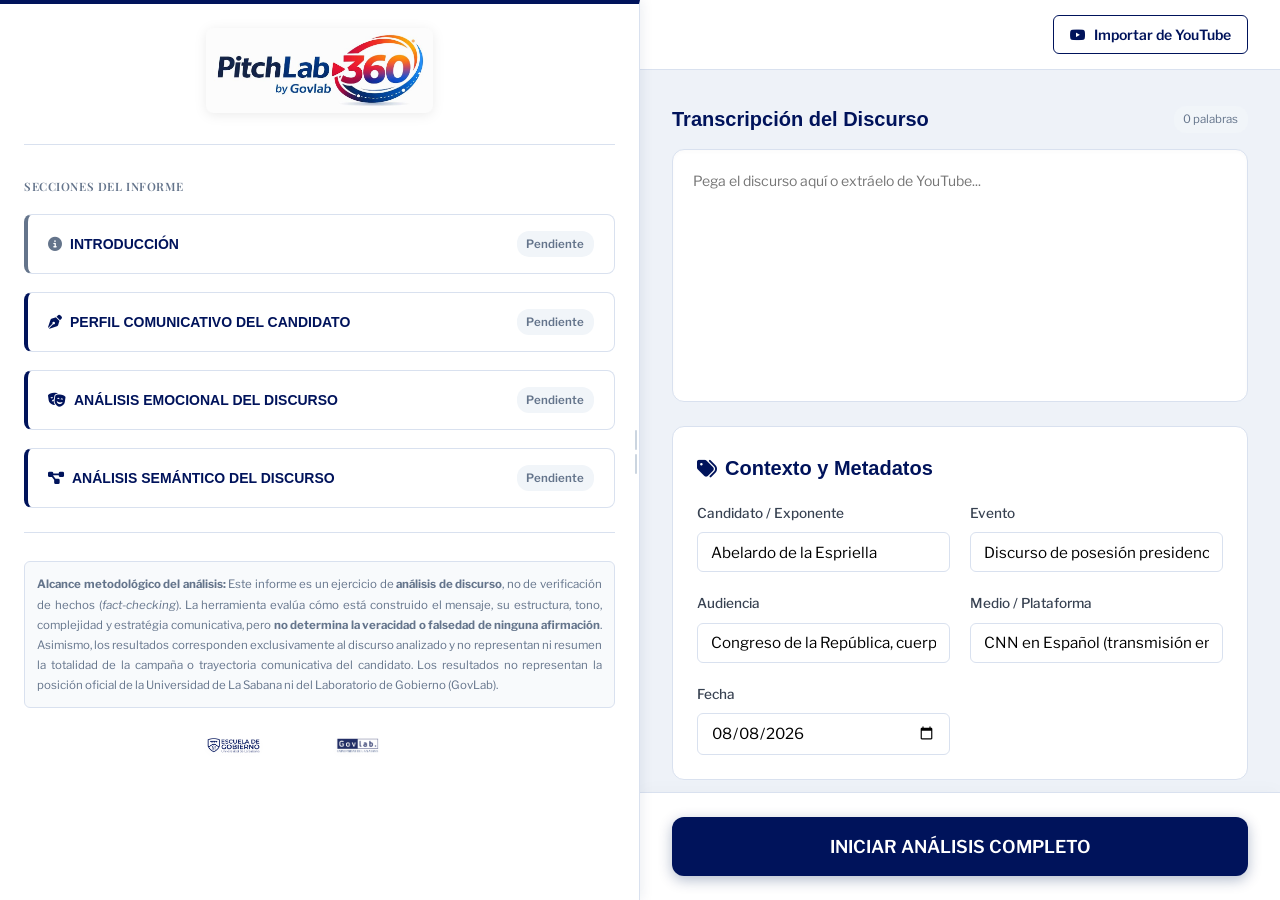
<file: static/index.html>
<!DOCTYPE html>
<html lang="es">

<head>
    <meta charset="UTF-8">
    <meta name="viewport" content="width=device-width, initial-scale=1.0">
    <title>PitchLab360 - GovLab | Universidad de La Sabana</title>
    <link rel="icon" href="data:,">
    <link rel="preconnect" href="https://fonts.googleapis.com">
    <link rel="preconnect" href="https://fonts.gstatic.com" crossorigin>
    <link href="https://fonts.googleapis.com/css2?family=Playfair+Display:ital,wght@0,700;0,800;0,900;1,700;1,800&family=Libre+Franklin:ital,wght@0,300;0,400;0,500;0,600;0,700;0,800;1,400;1,600&display=swap" rel="stylesheet">
    <link href="https://api.fontshare.com/v2/css?f[]=cabinet-grotesk@400,500,700&display=swap" rel="stylesheet">
    <link rel="stylesheet" href="https://cdnjs.cloudflare.com/ajax/libs/font-awesome/6.5.0/css/all.min.css" />
    <link rel="stylesheet" href="/static/style.css">
</head>

<body>
    <div class="app-container">

        <!-- ===================== SIDEBAR ===================== -->
        <aside class="sidebar" id="sidebar">
            <div class="sidebar-content">

                <div class="main-logo-container">
                    <a href="https://www.unisabana.edu.co/proyeccion-social/laboratorio-de-gobierno" target="_blank" rel="noopener noreferrer">
                        <img src="/assets/PitchLab360.jpg" alt="PitchLab360 Logo" class="logo logo-pitchlab-main"
                            title="PitchLab360">
                    </a>
                </div>

                <!-- ── MÓDULOS VIEW (default) ── -->
                <div id="sidebar-modules-view">
                    <h2 class="sidebar-title">Secciones del Informe</h2>
                    <div class="modules-container">
                        <div class="module-card metrics-card" data-target="res-intro">
                            <div class="module-header">
                                <div class="module-title-wrapper">
                                    <i class="fa-solid fa-circle-info metric-icon"></i>
                                    <span>INTRODUCCIÓN</span>
                                </div>
                                <span class="status-badge pending">Pendiente</span>
                            </div>
                        </div>
                        <div class="module-card llm-card" data-target="res-perfil-comunicativo">
                            <div class="module-header">
                                <div class="module-title-wrapper">
                                    <i class="fa-solid fa-pen-nib llm-icon"></i>
                                    <span>PERFIL COMUNICATIVO DEL CANDIDATO</span>
                                </div>
                                <span class="status-badge pending">Pendiente</span>
                            </div>
                        </div>
                        <div class="module-card llm-card" data-target="res-analisis-emocional">
                            <div class="module-header">
                                <div class="module-title-wrapper">
                                    <i class="fa-solid fa-masks-theater llm-icon"></i>
                                    <span>ANÁLISIS EMOCIONAL DEL DISCURSO</span>
                                </div>
                                <span class="status-badge pending">Pendiente</span>
                            </div>
                        </div>
                        <div class="module-card llm-card" data-target="res-analisis-semantico">
                            <div class="module-header">
                                <div class="module-title-wrapper">
                                    <i class="fa-solid fa-diagram-project llm-icon"></i>
                                    <span>ANÁLISIS SEMÁNTICO DEL DISCURSO</span>
                                </div>
                                <span class="status-badge pending">Pendiente</span>
                            </div>
                        </div>
                    </div>
                </div>

                <!-- ── RESULTS VIEW (shown after analysis) ── -->
                <div id="sidebar-results-view" style="display:none">
                    <div class="results-view-header">
                        <h2 class="sidebar-title" style="margin:0">Resultados</h2>
                    </div>

                    <!-- SECCIÓN 0: Introducción -->
                    <section class="res-section-sb" id="res-intro">
                        <div class="res-section-hdr metrics-header">
                            <i class="fa-solid fa-circle-info"></i>
                            <span>INTRODUCCIÓN</span>
                            <i class="fa-solid fa-chevron-down res-toggle"></i>
                        </div>
                        <div class="res-section-body-sb" id="body-intro"></div>
                    </section>


                    <!-- SECCIÓN 1: Perfil Comunicativo del Candidato -->
                    <section class="res-section-sb" id="res-perfil-comunicativo">
                        <div class="res-section-hdr llm-header">
                            <i class="fa-solid fa-pen-nib"></i>
                            <span>PERFIL COMUNICATIVO DEL CANDIDATO</span>
                            <i class="fa-solid fa-chevron-down res-toggle"></i>
                        </div>
                        <div class="res-section-body-sb" id="body-perfil-comunicativo"></div>
                    </section>

                    <!-- SECCIÓN 2: Análisis Emocional del Discurso -->
                    <section class="res-section-sb" id="res-analisis-emocional">
                        <div class="res-section-hdr llm-header">
                            <i class="fa-solid fa-masks-theater"></i>
                            <span>ANÁLISIS EMOCIONAL DEL DISCURSO</span>
                            <i class="fa-solid fa-chevron-down res-toggle"></i>
                        </div>
                        <div class="res-section-body-sb" id="body-analisis-emocional"></div>
                    </section>

                    <!-- SECCIÓN 3: Análisis Semántico del Discurso -->
                    <section class="res-section-sb" id="res-analisis-semantico">
                        <div class="res-section-hdr llm-header">
                            <i class="fa-solid fa-diagram-project"></i>
                            <span>ANÁLISIS SEMÁNTICO DEL DISCURSO</span>
                            <i class="fa-solid fa-chevron-down res-toggle"></i>
                        </div>
                        <div class="res-section-body-sb" id="body-analisis-semantico"></div>
                    </section>
                </div>

                <div class="sidebar-footer">
                    <div style="display:flex;gap:0.5rem;flex-wrap:wrap">
                        <button class="btn btn-export" id="btn-export-pdf" style="display:none;flex:1">
                            <i class="fa-solid fa-file-pdf"></i> Exportar PDF
                        </button>
                        <button class="btn btn-export btn-export-html-style" id="btn-export-html" style="display:none;flex:1">
                            <i class="fa-solid fa-file-code"></i> Descargar HTML
                        </button>
                    </div>
                    <div class="methodology-note-box">
                        <p><strong>Alcance metodológico del análisis:</strong> Este informe es un ejercicio de
                            <strong>análisis de discurso</strong>, no de verificación de hechos
                            (<em>fact-checking</em>). La herramienta evalúa cómo está construido el mensaje, su
                            estructura, tono, complejidad y estratégia comunicativa, pero <strong>no determina la
                                veracidad o falsedad de ninguna afirmación</strong>. Asimismo, los resultados
                            corresponden exclusivamente al discurso analizado y no representan ni resumen la totalidad
                            de la campaña o trayectoria comunicativa del candidato. Los resultados no representan la
                            posición oficial de la Universidad de La Sabana ni del Laboratorio de Gobierno (GovLab).</p>
                    </div>
                    <div class="sidebar-logos-bottom">
                        <a href="https://www.unisabana.edu.co/proyeccion-social/laboratorio-de-gobierno"
                            target="_blank" rel="noopener noreferrer">
                            <img src="/assets/Universidad de la Sabana.png" alt="Universidad de La Sabana Logo"
                                class="logo logo-unisabana-bottom" title="Universidad de La Sabana">
                        </a>
                        <a href="https://www.unisabana.edu.co/proyeccion-social/laboratorio-de-gobierno"
                            target="_blank" rel="noopener noreferrer">
                            <img src="/assets/Govlab.png" alt="GovLab Logo" class="logo logo-govlab-bottom"
                                title="Laboratorio de Gobierno">
                        </a>
                    </div>
                </div>
            </div>

            <div class="drag-handle" id="drag-handle">
                <div class="handle-line"></div>
                <div class="handle-line"></div>
            </div>
        </aside>

        <!-- ===================== MAIN PANEL ===================== -->
        <main class="main-panel">
            <header class="top-nav">
                <span style="font-size:0.95rem;font-weight:600;color:var(--text-muted)"></span>
                <button class="btn btn-outline" id="toggle-yt-btn">
                    <i class="fa-brands fa-youtube"></i> Importar de YouTube
                </button>
            </header>

            <div class="work-area" id="work-area-input">

                <!-- YouTube Extract Panel (Collapsible) -->
                <div class="youtube-panel hidden" id="youtube-panel">
                    <h3><i class="fa-brands fa-youtube" style="color:red"></i> Extracción de subtítulos</h3>

                    <div class="api-key-section">
                        <div class="api-key-header" id="api-key-toggle">
                            <span><i class="fa-solid fa-key"></i> Configuración de API Keys</span>
                            <i class="fa-solid fa-chevron-down api-key-chevron" id="api-key-chevron"></i>
                        </div>
                        <div class="api-key-body hidden" id="api-key-body">
                            <div class="input-group full-width">
                                <label>Anthropic API Key <span class="badge-required">requerida para IA</span></label>
                                <div class="api-key-input-wrapper">
                                    <input type="password" placeholder="sk-ant-api03-..." id="anthropic-api-key"
                                        autocomplete="off">
                                    <button class="btn-icon" id="toggle-api-visibility" title="Mostrar/Ocultar clave" aria-label="Mostrar u ocultar API key">
                                        <i class="fa-solid fa-eye" id="api-eye-icon"></i>
                                    </button>
                                </div>
                                <p class="api-key-hint"><i class="fa-solid fa-circle-info"></i> Obtén tu clave en <a
                                        href="https://console.anthropic.com/account/keys"
                                        target="_blank">console.anthropic.com</a>. La clave se usa solo en esta sesión y
                                    nunca se guarda.</p>
                            </div>
                        </div>
                    </div>

                    <div class="yt-inputs">
                        <div class="input-group full-width">
                            <label>URL del Video</label>
                            <input type="text" placeholder="https://youtube.com/watch?v=..." id="yt-url"
                                value="https://www.youtube.com/watch?v=cKNalMQxhjw">
                        </div>
                        <div class="input-row">
                            <div class="input-group">
                                <label>Inicio (hh:mm:ss)</label>
                                <input type="text" placeholder="00:00" id="yt-start" value="1:10:00">
                            </div>
                            <div class="input-group">
                                <label>Fin (hh:mm:ss)</label>
                                <input type="text" placeholder="05:00" id="yt-end" value="1:15:56">
                            </div>
                        </div>
                        <div class="action-row">
                            <button class="btn btn-primary btn-yt-extract" id="btn-yt-extract" aria-label="Extraer subtítulos del video">
                                <i class="fa-solid fa-download"></i> Extraer Subtítulos
                            </button>
                            <button class="btn btn-warning btn-yt-clean" id="btn-yt-clean" aria-label="Limpiar texto con inteligencia artificial">
                                <i class="fa-solid fa-wand-magic-sparkles"></i> Limpiar Texto (IA)
                            </button>
                        </div>
                    </div>
                    <div class="yt-preview" id="yt-preview">
                        <em>Vista previa del video aparecerá aquí tras ingresar una URL válida.</em>
                    </div>
                </div>

                <!-- Text Area Panel -->
                <div class="editor-section">
                    <div class="section-header">
                        <h3>Transcripción del Discurso</h3>
                        <span class="word-count" id="word-count">0 palabras</span>
                    </div>
                    <textarea class="discourse-textarea" placeholder="Pega el discurso aquí o extráelo de YouTube..."
                        id="discourse-text"></textarea>
                </div>

                <!-- Metadata Form -->
                <div class="metadata-section">
                    <h3><i class="fa-solid fa-tags"></i> Contexto y Metadatos</h3>
                    <div class="metadata-grid">
                        <div class="input-group">
                            <label>Candidato / Exponente</label>
                            <input type="text" id="meta-candidato"
                                value="Abelardo de la Espriella"
                                placeholder="Ej: Candidato X">
                        </div>
                        <div class="input-group">
                            <label>Evento</label>
                            <input type="text" id="meta-evento"
                                value="Discurso de posesión presidencial — Toma de posesión como presidente de Colombia"
                                placeholder="Ej: Debate Presidencial">
                        </div>
                        <div class="input-group">
                            <label>Audiencia</label>
                            <input type="text" id="meta-audiencia"
                                value="Congreso de la República, cuerpo diplomático, ciudadanía colombiana y audiencia internacional"
                                placeholder="Ej: Jóvenes / Nación">
                        </div>
                        <div class="input-group">
                            <label>Medio / Plataforma</label>
                            <input type="text" id="meta-medio"
                                value="CNN en Español (transmisión en vivo — YouTube)"
                                placeholder="Ej: RCN / Plaza Pública">
                        </div>
                        <div class="input-group">
                            <label>Fecha</label>
                            <input type="date" id="meta-fecha" value="2026-08-08">
                        </div>
                    </div>
                </div>

            </div>

            <!-- Floating Execute Button -->
            <div class="execution-bar">
                <button class="btn btn-giant-primary" id="btn-analyze">
                    INICIAR ANÁLISIS COMPLETO
                </button>
            </div>
        </main>
    </div>

    <!-- Toast container -->
    <div id="toast-container" class="toast-container"></div>


    <script src="/static/app.js?v=2.1"></script>
</body>

</html>
</file>
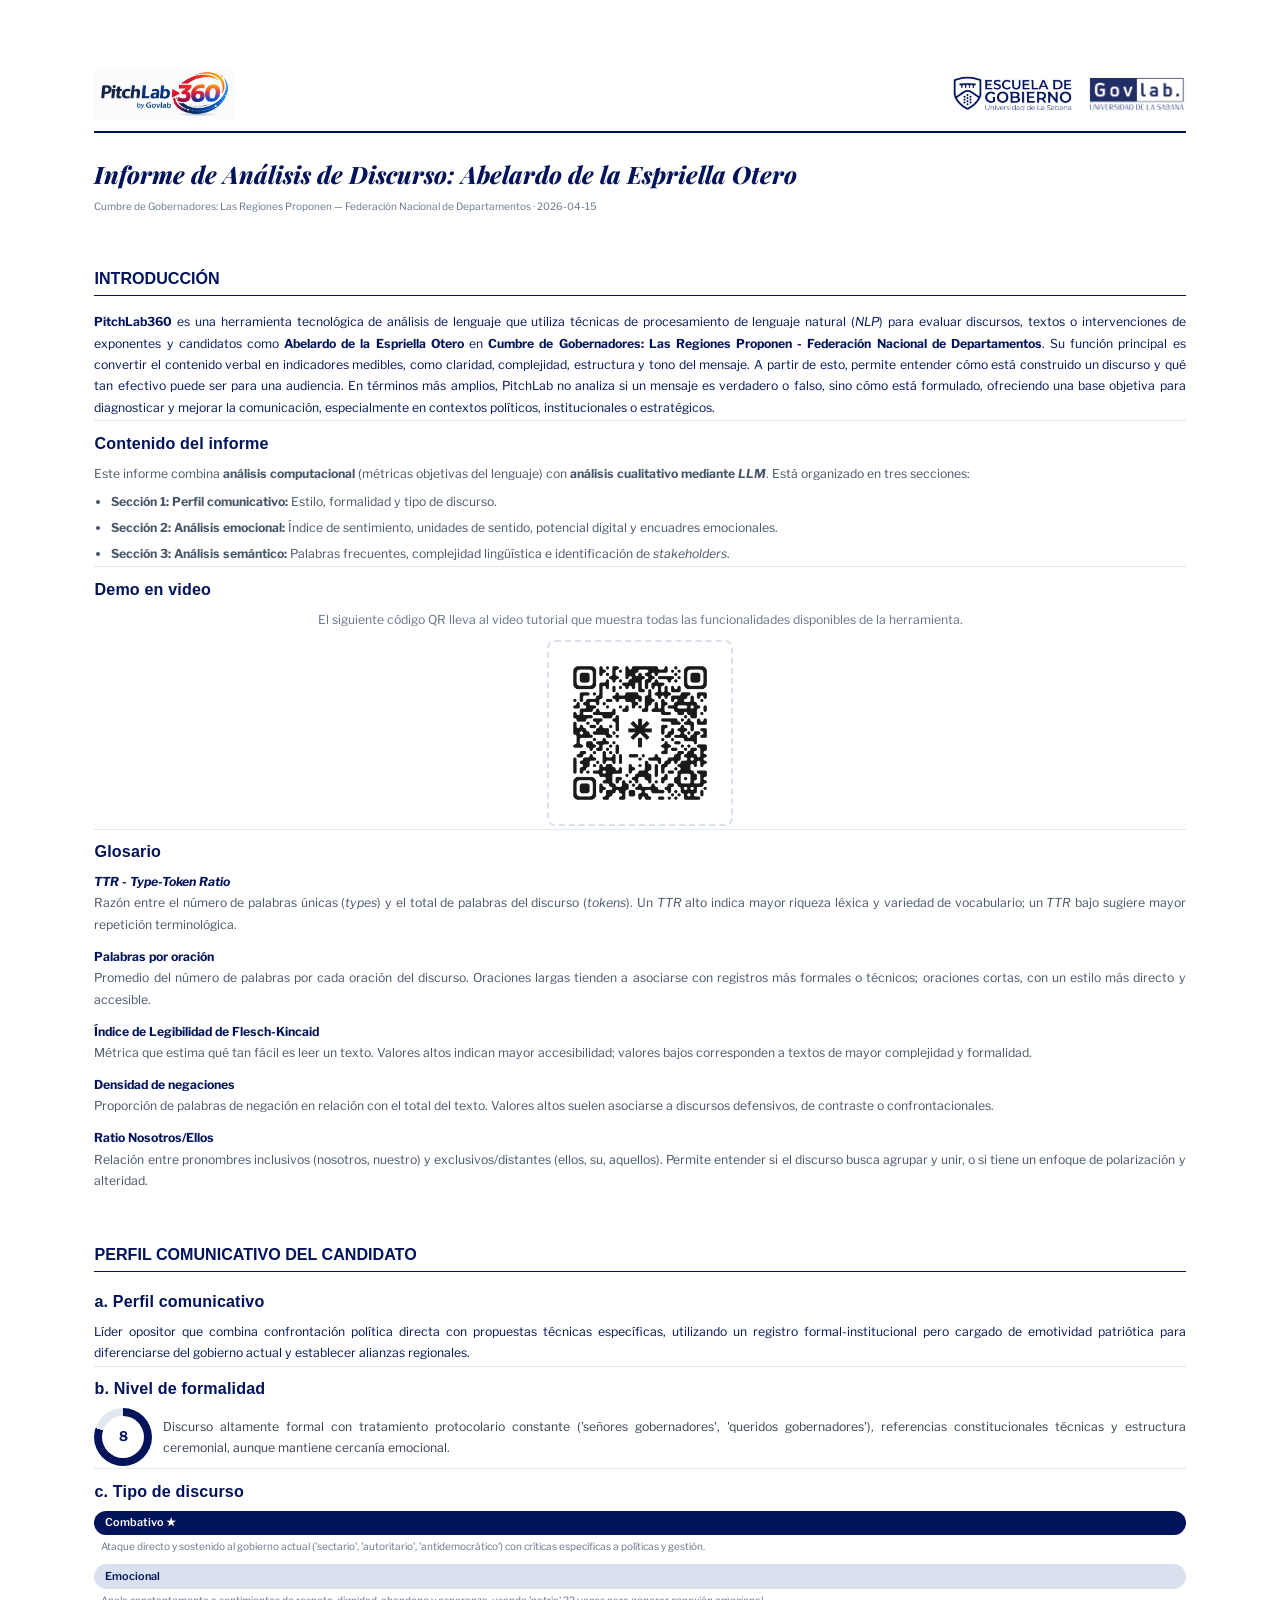
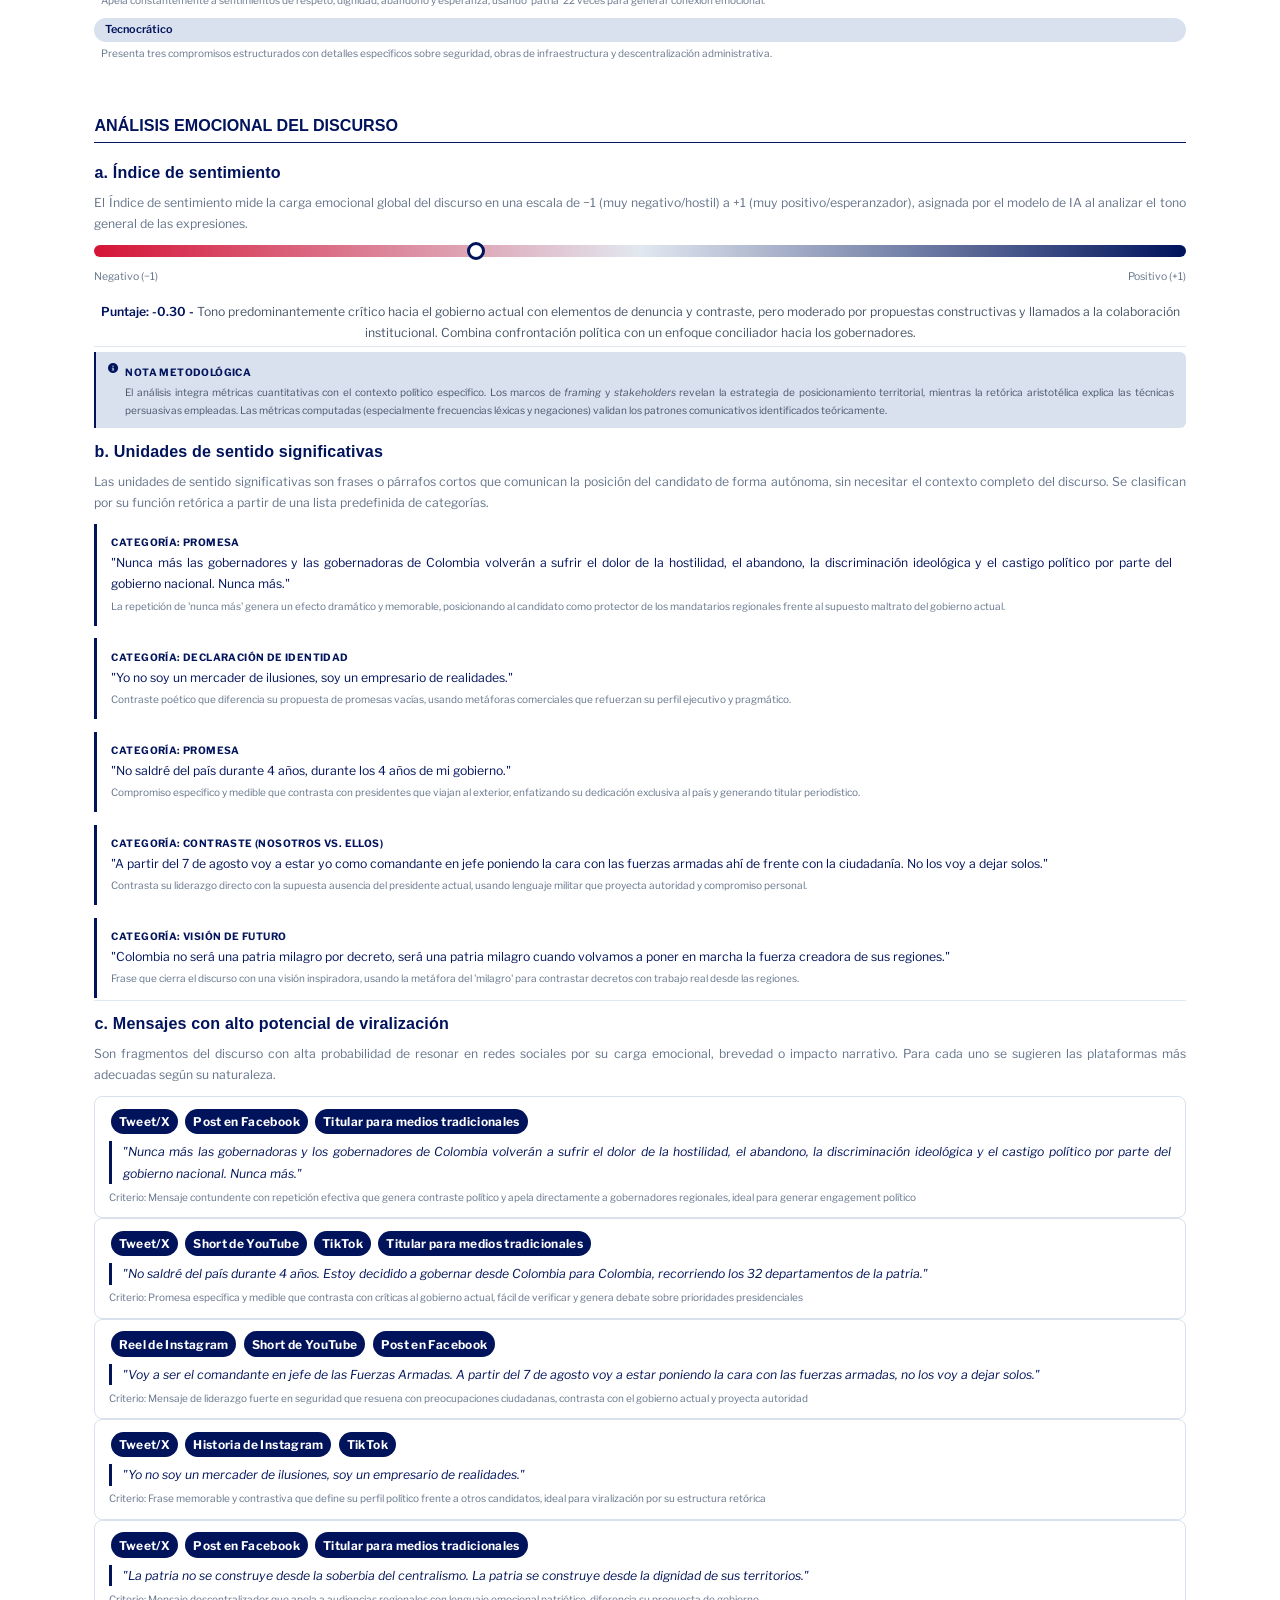
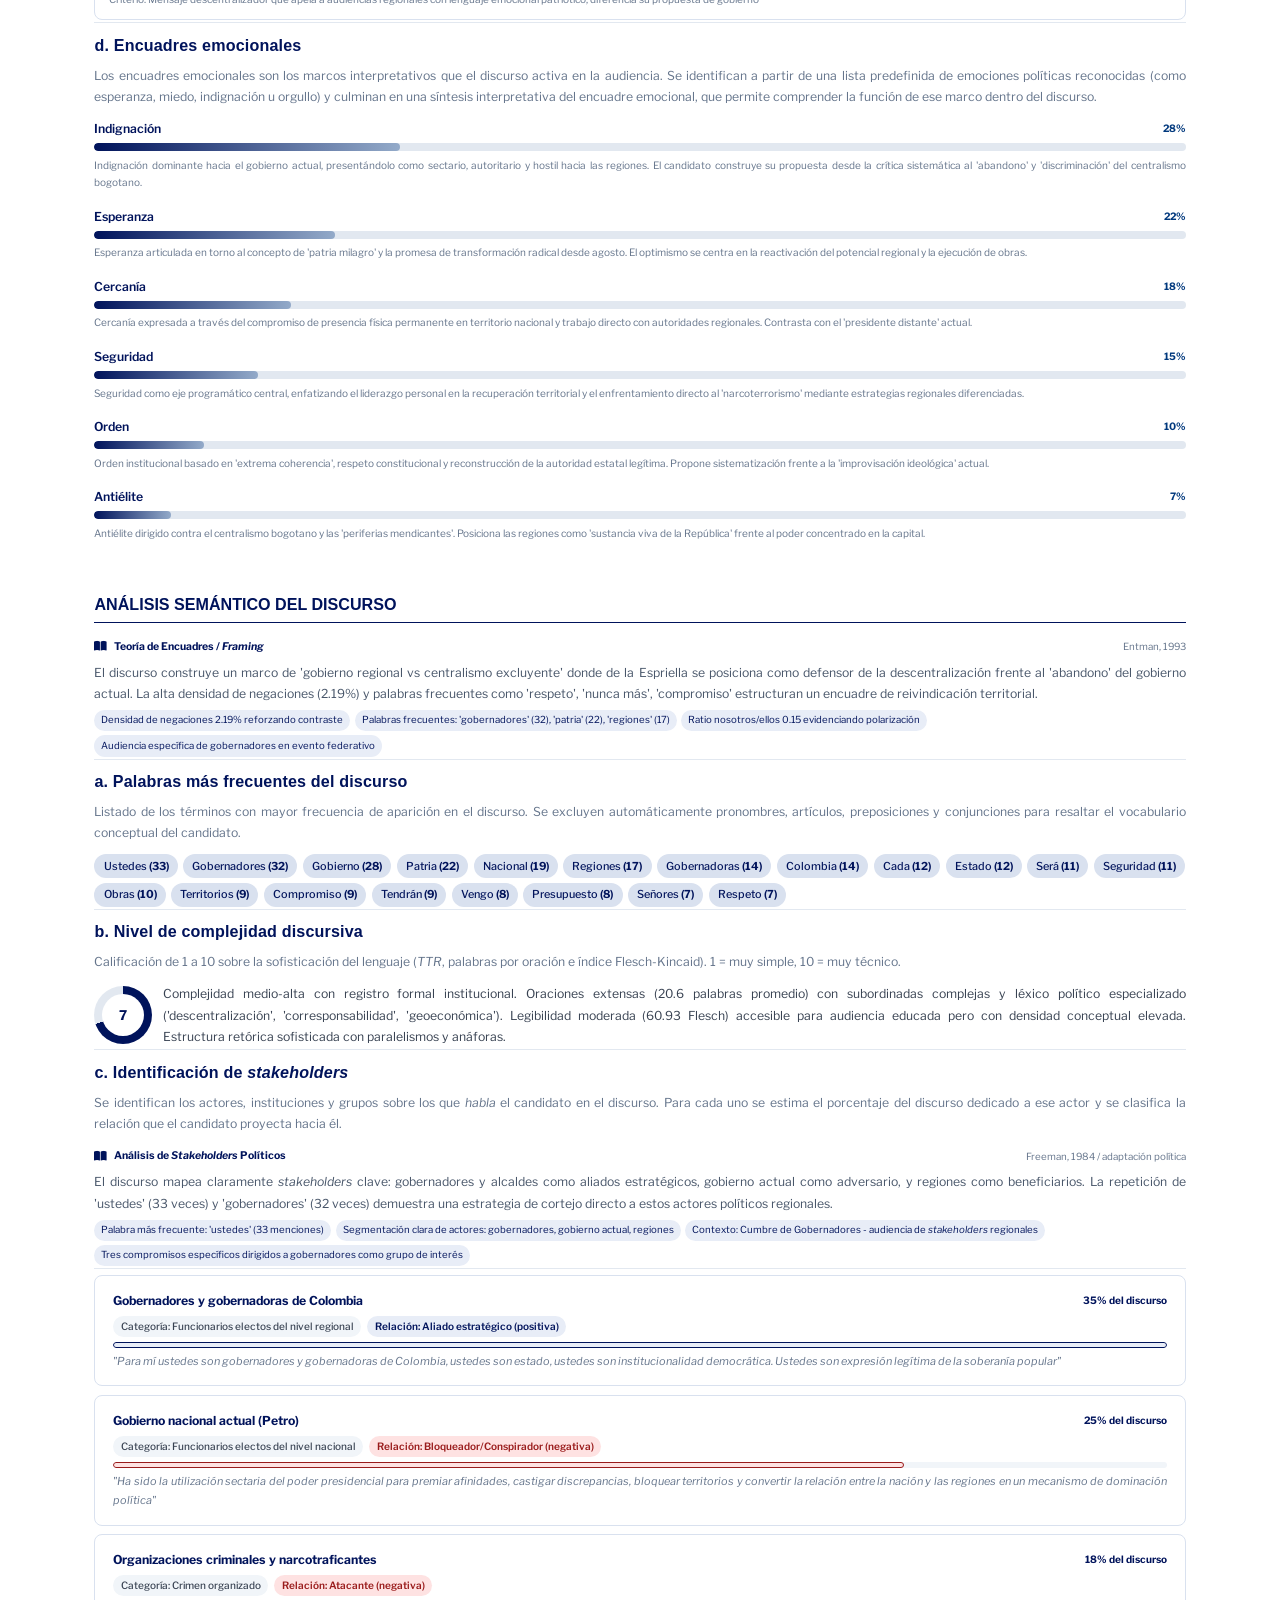
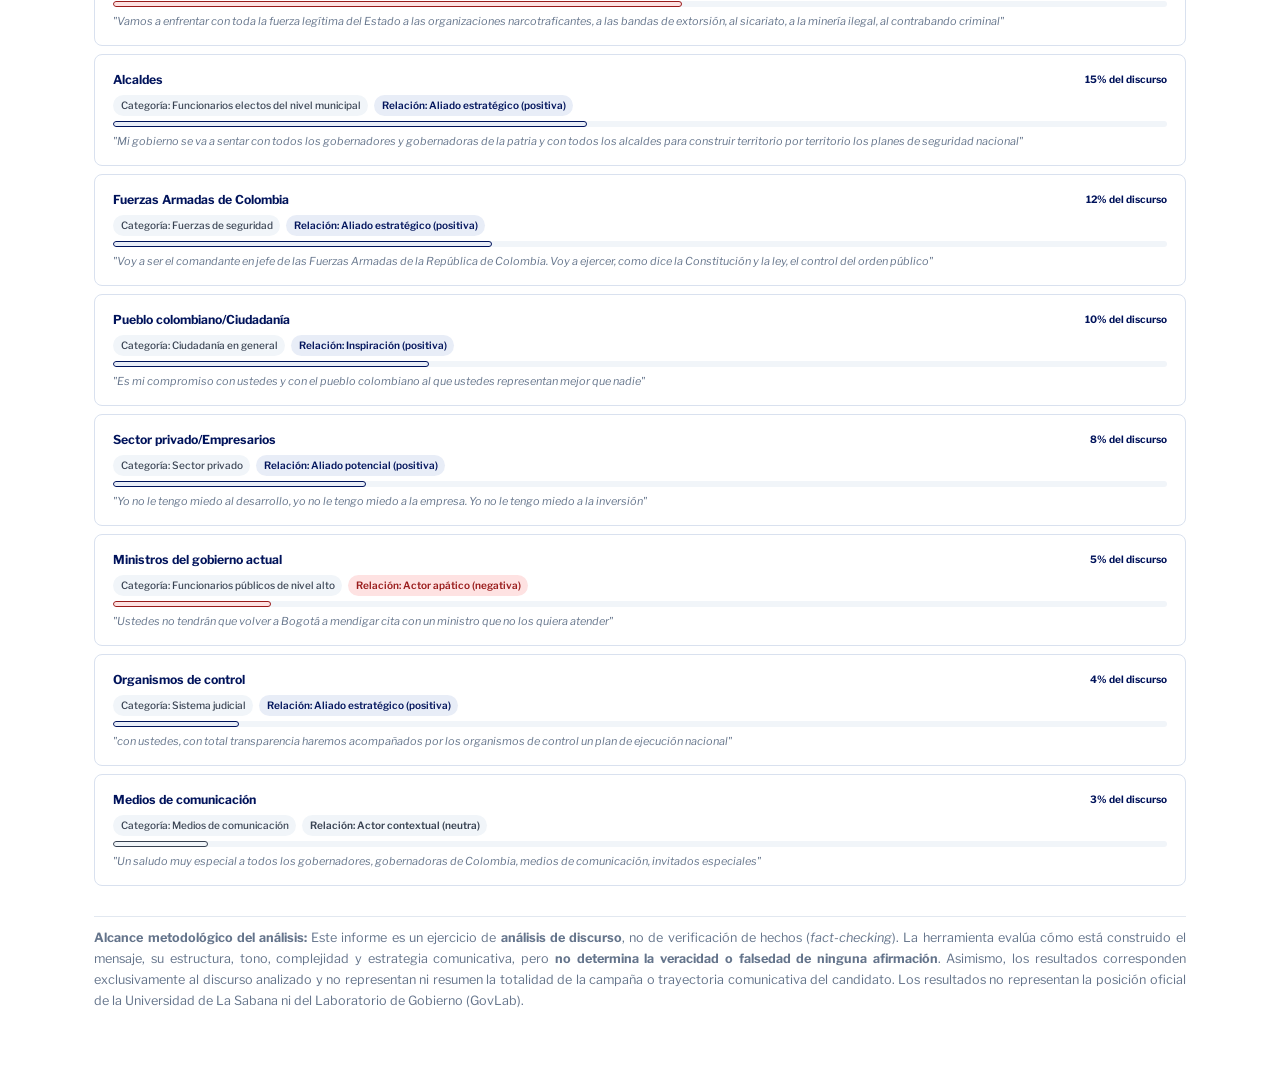
<file: Resultados/Informe_PitchLab360_Abelardo_de_la_Espriella_Otero_2026-04-15.html>
<!DOCTYPE html>
<html lang="es">
<head>
<meta charset="UTF-8">
<title>Informe PitchLab360 — Abelardo de la Espriella Otero</title>
<link rel="preconnect" href="https://fonts.googleapis.com">
<link href="https://fonts.googleapis.com/css2?family=Playfair+Display:ital,wght@0,700;0,800;1,700&family=Libre+Franklin:ital,wght@0,300;0,400;0,500;0,600;0,700;0,800;1,400&display=swap" rel="stylesheet">
<link href="https://api.fontshare.com/v2/css?f[]=cabinet-grotesk@400,500,700&display=swap" rel="stylesheet">
<link rel="stylesheet" href="https://cdnjs.cloudflare.com/ajax/libs/font-awesome/6.5.0/css/all.min.css">
<link rel="stylesheet" href="../static/style.css">
<style>
  :root {
    --fs-sm:  0.72rem;
    --fs-md:  0.875rem;
    --fs-lg:  1.15rem;
    --lh:     1.75;
    --font-display: 'Publico Banner', 'Playfair Display', serif;
    --font-main:    'Libre Franklin', sans-serif;
    --font-label:   'Cabinet Grotesk', sans-serif;
    --c-blue-dark:  #00135B;
    --c-blue-light: #00387D;
    --c-blue-soft:  #93AAC9;
    --c-blue-tint:  #D9E1EF;
    --text-primary:   #00135B;
    --text-secondary: #374151;
    --text-muted:     #64748b;
    --border-color:   #D9E1EF;
  }
  html { font-size: 13pt; }
  html, body {
    background: #fff !important;
    color: #00135B !important;
    font-family: 'Libre Franklin', sans-serif !important;
    font-size: var(--fs-md) !important;
    line-height: var(--lh) !important;
    text-align: justify !important;
    padding: 0 !important;
    margin: 0 !important;
    overflow: visible !important;
    height: auto !important;
  }
  @page {
    size: A4;
    margin: 0; /* 0 elimina URL/fecha/hora del navegador */
  }
  * {
    -webkit-print-color-adjust: exact !important;
    print-color-adjust: exact !important;
  }
  /* Tabla que genera márgenes consistentes en cada página (thead/tfoot se repiten) */
  #pv-margin-table { width: 100%; border-collapse: collapse; border-spacing: 0; }
  #pv-margin-top, #pv-margin-bottom { height: 1.8cm; }
  #pv-root { display: block; padding: 0 2.5cm; max-width: 100%; }
  .pv-header-logos {
    display: flex; justify-content: space-between; align-items: center;
    border-bottom: 2px solid #00135B; padding-bottom: 0.8rem; margin-bottom: 1.4rem;
  }
  .pv-logo-main  { height: 52px; width: auto; }
  .pv-logos-secondary { display: flex; gap: 1rem; align-items: center; }
  .pv-logo-sub   { height: 36px; width: auto; }
  #pv-root h1 {
    font-size: 18pt;
    font-family: 'Publico Banner', 'Playfair Display', serif;
    font-style: italic;
    font-weight: 800;
    color: #00135B;
    margin-bottom: 0.2rem;
  }
  .pv-meta { font-size: var(--fs-sm); color: #64748b; margin-bottom: 1.6rem; line-height: var(--lh); font-family: 'Libre Franklin', sans-serif; }
  .pv-section { margin-bottom: 1.4rem; padding-top: 0.6cm; border: none !important; border-radius: 0; overflow: visible; break-inside: auto; }
  .pv-section-hdr {
    background: none !important; padding: 0.25rem 0;
    font-family: 'Cabinet Grotesk', sans-serif;
    font-weight: 700; font-size: var(--fs-lg) !important; color: #00135B;
    border: none !important; border-bottom: 1.5px solid #00135B !important;
    text-transform: uppercase; margin-bottom: 0.6rem; break-after: avoid;
  }
  .pv-section-body { padding: 0.3rem 0 0 0; line-height: var(--lh); text-align: justify; }
  /* Elementos que no deben justificarse */
  .pv-header-logos, .pv-meta,
  .phrase-type, .phrase-just,
  .word-freq-chips, .word-freq-chip,
  .platform-badge, .emotion-header,
  .stakeholder-header, .stakeholder-meta,
  .gauge-circle, .gauge-val, .tone-bar-container,
  .discourse-type-tag, .tag { text-align: left !important; }
  /* Titulo de tarjeta (item) - Cabinet Grotesk, tamano lg, color UniSabana */
  .result-card-title {
    font-size: var(--fs-lg) !important;
    font-family: 'Cabinet Grotesk', sans-serif !important;
    font-weight: 700 !important;
    color: #00135B !important;
    text-align: left !important;
    margin-bottom: 0.4rem !important;
  }
  /* Contenido en tarjetas - tamano md (excluye titulos) */
  .result-card > div:not(.result-card-title), .result-card > p,
  .gauge-text, .phrase-item, .digital-text,
  .emotion-name, .factcheck-item, .risk-item .risk-frag,
  .pv-section-body > p { font-size: var(--fs-md) !important; line-height: var(--lh) !important; }
  /* Etiquetas, notas - tamano sm */
  .phrase-type, .phrase-just, .digital-reason,
  .emotion-pct, .fc-reason, .risk-desc,
  .stakeholder-pct, .stakeholder-category,
  .discourse-type-just, .stat-label { font-size: var(--fs-sm) !important; }
  .result-card {
    break-inside: avoid; page-break-inside: avoid;
    margin-bottom: 0.4rem;
    border: none !important; background: none !important;
    padding: 0.15rem 0 !important;
    border-bottom: 0.5px solid #e2e8f0 !important;
    border-radius: 0 !important;
  }
  .result-card:last-child { border-bottom: none !important; }
  /* La tarjeta de frases memorables sí puede cortarse entre páginas;
     cada recuadro individual permanece indivisible */
  .result-card:has(.phrase-list) { break-inside: auto !important; page-break-inside: auto !important; }
  .result-card:has(.phrase-list) .phrase-list { break-inside: auto !important; }
  .phrase-item { break-inside: avoid !important; page-break-inside: avoid !important; }
  /* Lo mismo para mensajes con potencial de viralización */
  .result-card:has(.digital-item) { break-inside: auto !important; page-break-inside: auto !important; }
  .digital-item { break-inside: avoid !important; page-break-inside: avoid !important; }
  /* Lo mismo para encuadres emocionales */
  .result-card:has(.emotion-list) { break-inside: auto !important; page-break-inside: auto !important; }
  .result-card:has(.emotion-list) .emotion-list { break-inside: auto !important; }
  .emotion-row { break-inside: avoid !important; page-break-inside: avoid !important; }
  /* Análisis Semántico — stakeholders y palabras frecuentes */
  .result-card:has(.stakeholder-item) { break-inside: auto !important; page-break-inside: auto !important; }
  .stakeholder-item { break-inside: avoid !important; page-break-inside: avoid !important; }
  .result-card:has(.word-freq-chips) { break-inside: auto !important; page-break-inside: auto !important; }
  .gauge-circle, .gauge-row, .tone-bar-container, .tone-track,
  .bar-row, .bar-track, .emotion-track, .stakeholder-item,
  .phrase-item, .digital-item, .word-freq-chips,
  .mini-marco-card, .nota-metodologica { break-inside: avoid; page-break-inside: avoid; }
  .pv-section-hdr, .result-card-title { break-after: avoid; page-break-after: avoid; }
  .tone-track {
    background: linear-gradient(to right, #d51437, #e2e8f0, #00135B) !important;
    border-radius: 99px; height: 12px; width: 100%; position: relative;
  }
  .tone-thumb {
    position: absolute; width: 18px; height: 18px; border-radius: 50%;
    background: white !important; border: 3px solid #00135B !important;
    top: 50%; transform: translate(-50%, -50%);
  }
  .stakeholder-track {
    display: block !important; background: #f1f5f9 !important;
    border-radius: 999px; height: 6px; overflow: hidden; margin-top: 0.3rem;
  }
  .stakeholder-fill { height: 100%; border-radius: 999px; }
  .platform-badge { display: inline-block; font-size: 9pt; border-radius: 999px; padding: 0.15rem 0.55rem; margin: 0.1rem; }
  .metrics-help-box, .res-toggle, button { display: none !important; }
  .pv-disclaimer {
    margin-top: 2rem; padding-top: 0.8rem; border-top: 1px solid #e2e8f0;
    font-size: 9.5pt; color: #64748b; line-height: 1.65; text-align: justify;
  }
  /* === Armonización tipográfica ===
     Normaliza los tamaños rem del sidebar a pt coherentes en impresión.
     También unifica los colores de texto secundario. */
  /* Colores unificados */
  *[style*="text-muted"]    { color: #64748b !important; }
  *[style*="text-secondary"]{ color: #475569 !important; }
  *[style*="c-blue-dark"]   { color: #00135B !important; }
  /* Texto generado por LLM: interlineado consistente */
  .result-card > div[style] { line-height: var(--lh) !important; }
</style>
</head>
<body>
<table id="pv-margin-table">
  <thead><tr><td id="pv-margin-top"></td></tr></thead>
  <tfoot><tr><td id="pv-margin-bottom"></td></tr></tfoot>
  <tbody><tr><td>
<div id="pv-root">
  <div class="pv-header-logos">
    <img src="../assets/PitchLab360.jpg" class="pv-logo-main" onerror="this.style.display='none'">
    <div class="pv-logos-secondary">
      <img src="../assets/Universidad de la Sabana.png" class="pv-logo-sub" onerror="this.style.display='none'">
      <img src="../assets/Govlab.png" class="pv-logo-sub" onerror="this.style.display='none'">
    </div>
  </div>
  <h1>Informe de Análisis de Discurso: Abelardo de la Espriella Otero</h1>
  <div class="pv-meta">Cumbre de Gobernadores: Las Regiones Proponen — Federación Nacional de Departamentos · 2026-04-15</div>
  
                <div class="pv-section">
                    <div class="pv-section-hdr">INTRODUCCIÓN</div>
                    <div class="pv-section-body">
            <div class="result-card intro-catchy-card">
                <p style="font-size:var(--fs-md);color:var(--c-blue-dark);line-height:var(--lh);margin:0">
                    <strong> PitchLab360 </strong>es una herramienta tecnológica de análisis de lenguaje que utiliza técnicas de procesamiento de lenguaje natural (<em>NLP</em>) para evaluar discursos, textos o intervenciones de exponentes y candidatos como <strong>Abelardo de la Espriella Otero</strong> en <strong>Cumbre de Gobernadores: Las Regiones Proponen - Federación Nacional de Departamentos</strong>. Su función principal es convertir el contenido verbal en indicadores medibles, como claridad, complejidad, estructura y tono del mensaje. A partir de esto, permite entender cómo está construido un discurso y qué tan efectivo puede ser para una audiencia. En términos más amplios, PitchLab no analiza si un mensaje es verdadero o falso, sino cómo está formulado, ofreciendo una base objetiva para diagnosticar y mejorar la comunicación, especialmente en contextos políticos, institucionales o estratégicos.
                </p>
            </div>
            <div class="result-card">
                <div class="result-card-title">Contenido del informe</div>
                <div style="font-size:var(--fs-md);color:var(--text-secondary);line-height:var(--lh)">
                    <p>Este informe combina <strong>análisis computacional</strong> (métricas objetivas del lenguaje) con <strong>análisis cualitativo mediante <em>LLM</em></strong>. Está organizado en tres secciones:</p>
                    <ul style="margin:0.5rem 0 0 1.2rem;display:flex;flex-direction:column;gap:0.3rem">
                        <li><strong>Sección 1: Perfil comunicativo:</strong> Estilo, formalidad y tipo de discurso.</li>
                        <li><strong>Sección 2: Análisis emocional:</strong> Índice de sentimiento, unidades de sentido, potencial digital y encuadres emocionales.</li>
                        <li><strong>Sección 3: Análisis semántico:</strong> Palabras frecuentes, complejidad lingüística e identificación de <em>stakeholders</em>.</li>
                    </ul>
                </div>
            </div>
            <div class="result-card" style="text-align:center">
                <div class="result-card-title">Demo en video</div>
                <div style="font-size:var(--fs-sm);color:var(--text-muted);margin-bottom:0.75rem">El siguiente código QR lleva al video tutorial que muestra todas las funcionalidades disponibles de la herramienta.</div>
                <div class="qr-placeholder">
                    <img src="../assets/QR.png" alt="QR Video Tutorial PitchLab360" style="width:140px;height:140px;object-fit:contain" onerror="this.style.display='none'">
                </div>
            </div>
            <div class="result-card">
                <div class="result-card-title">Glosario</div>
                <div style="font-size:var(--fs-md);color:var(--text-secondary);line-height:var(--lh);display:flex;flex-direction:column;gap:0.75rem">
                    <div>
                        <strong style="color:var(--c-blue-dark)"><em>TTR</em> - <em>Type-Token Ratio</em></strong><br>
                        Razón entre el número de palabras únicas (<em>types</em>) y el total de palabras del discurso (<em>tokens</em>). Un <em>TTR</em> alto indica mayor riqueza léxica y variedad de vocabulario; un <em>TTR</em> bajo sugiere mayor repetición terminológica.
                    </div>
                    <div>
                        <strong style="color:var(--c-blue-dark)">Palabras por oración</strong><br>
                        Promedio del número de palabras por cada oración del discurso. Oraciones largas tienden a asociarse con registros más formales o técnicos; oraciones cortas, con un estilo más directo y accesible.
                    </div>
                    <div>
                        <strong style="color:var(--c-blue-dark)">Índice de Legibilidad de Flesch-Kincaid</strong><br>
                        Métrica que estima qué tan fácil es leer un texto. Valores altos indican mayor accesibilidad; valores bajos corresponden a textos de mayor complejidad y formalidad.
                    </div>
                    <div>
                        <strong style="color:var(--c-blue-dark)">Densidad de negaciones</strong><br>
                        Proporción de palabras de negación en relación con el total del texto. Valores altos suelen asociarse a discursos defensivos, de contraste o confrontacionales.
                    </div>
                    <div>
                        <strong style="color:var(--c-blue-dark)">Ratio Nosotros/Ellos</strong><br>
                        Relación entre pronombres inclusivos (nosotros, nuestro) y exclusivos/distantes (ellos, su, aquellos). Permite entender si el discurso busca agrupar y unir, o si tiene un enfoque de polarización y alteridad.
                    </div>
                </div>
            </div></div>
                </div>
                <div class="pv-section">
                    <div class="pv-section-hdr">PERFIL COMUNICATIVO DEL CANDIDATO</div>
                    <div class="pv-section-body">
            <div class="result-card">
                <div class="result-card-title">a. Perfil comunicativo</div>
                <div style="font-size:var(--fs-md);color:var(--c-blue-dark);line-height:var(--lh)">Líder opositor que combina confrontación política directa con propuestas técnicas específicas, utilizando un registro formal-institucional pero cargado de emotividad patriótica para diferenciarse del gobierno actual y establecer alianzas regionales.</div>
            </div>
            <div class="result-card">
                <div class="result-card-title">b. Nivel de formalidad</div>
                <div class="score-gauge">
                    <div class="gauge-circle" style="--pct:80%"><span class="gauge-val">8</span></div>
                    <div class="gauge-text">Discurso altamente formal con tratamiento protocolario constante ('señores gobernadores', 'queridos gobernadores'), referencias constitucionales técnicas y estructura ceremonial, aunque mantiene cercanía emocional.</div>
                </div>
            </div>
            <div class="result-card">
                <div class="result-card-title">c. Tipo de discurso</div>
                <div style="display:flex;flex-direction:column;gap:0.6rem">
                    <div class="discourse-type-tag dominant">
                            <span class="tag tag-purple">Combativo ★</span>
                            <div class="discourse-type-just">Ataque directo y sostenido al gobierno actual ('sectario', 'autoritario', 'antidemocrático') con críticas específicas a políticas y gestión.</div>
                        </div><div class="discourse-type-tag ">
                            <span class="tag tag-purple">Emocional</span>
                            <div class="discourse-type-just">Apela constantemente a sentimientos de respeto, dignidad, abandono y esperanza, usando 'patria' 22 veces para generar conexión emocional.</div>
                        </div><div class="discourse-type-tag ">
                            <span class="tag tag-purple">Tecnocrático</span>
                            <div class="discourse-type-just">Presenta tres compromisos estructurados con detalles específicos sobre seguridad, obras de infraestructura y descentralización administrativa.</div>
                        </div>
                </div>
            </div></div>
                </div>
                <div class="pv-section">
                    <div class="pv-section-hdr">ANÁLISIS EMOCIONAL DEL DISCURSO</div>
                    <div class="pv-section-body">
            <div class="result-card">
                <div class="result-card-title">a. Índice de sentimiento</div>
                <div style="font-size:var(--fs-sm);color:var(--text-muted);margin-bottom:0.75rem">
                    El Índice de sentimiento mide la carga emocional global del discurso en una escala de −1 (muy negativo/hostil) a +1 (muy positivo/esperanzador), asignada por el modelo de IA al analizar el tono general de las expresiones.
                </div>
                <div class="tone-bar-container">
                    <div class="tone-track"><div class="tone-thumb" style="left:35%"></div></div>
                    <div style="display:flex;justify-content:space-between;font-size:0.75rem;color:var(--text-muted);margin-top:0.3rem">
                        <span>Negativo (−1)</span>
                        <span>Positivo (+1)</span>
                    </div>
                    <div style="text-align:center;margin-top:0.5rem;font-size:var(--fs-md);font-weight:600;color:var(--c-blue-dark)">
                        Puntaje: -0.30 - <span style="font-weight:400;color:var(--text-secondary)">Tono predominantemente crítico hacia el gobierno actual con elementos de denuncia y contraste, pero moderado por propuestas constructivas y llamados a la colaboración institucional. Combina confrontación política con un enfoque conciliador hacia los gobernadores.</span>
                    </div>
                </div>
            </div>
            
            <div style="display:flex;align-items:flex-start;gap:0.5rem;padding:0.6rem 0.85rem;background:var(--c-blue-tint);border-left:2px solid var(--c-blue-dark);border-radius:0 6px 6px 0;margin-bottom:0.5rem">
                <i class="fa-solid fa-circle-info" style="color:var(--c-blue-dark);font-size:var(--fs-sm);margin-top:0.15rem;flex-shrink:0"></i>
                <div>
                    <span style="font-size:var(--fs-sm);font-weight:700;color:var(--c-blue-dark);text-transform:uppercase;letter-spacing:0.04em">Nota metodológica</span>
                    <p style="font-size:var(--fs-sm);color:var(--text-secondary);line-height:var(--lh);margin:0.15rem 0 0">El análisis integra métricas cuantitativas con el contexto político específico. Los marcos de <em>framing</em> y <em>stakeholders</em> revelan la estrategia de posicionamiento territorial, mientras la retórica aristotélica explica las técnicas persuasivas empleadas. Las métricas computadas (especialmente frecuencias léxicas y negaciones) validan los patrones comunicativos identificados teóricamente.</p>
                </div>
            </div>
            <div class="result-card">
                <div class="result-card-title">b. Unidades de sentido significativas</div>
                <div style="font-size:var(--fs-sm);color:var(--text-muted);margin-bottom:0.75rem">
                    Las unidades de sentido significativas son frases o párrafos cortos que comunican la posición del candidato de forma autónoma, sin necesitar el contexto completo del discurso. Se clasifican por su función retórica a partir de una lista predefinida de categorías.
                </div>
                <div class="phrase-list">
                    
                        <div class="phrase-item">
                            <div class="phrase-type">Categoría: Promesa</div>
                            <div>"Nunca más las gobernadores y las gobernadoras de Colombia volverán a sufrir el dolor de la hostilidad, el abandono, la discriminación ideológica y el castigo político por parte del gobierno nacional. Nunca más."</div>
                            <div class="phrase-just">La repetición de 'nunca más' genera un efecto dramático y memorable, posicionando al candidato como protector de los mandatarios regionales frente al supuesto maltrato del gobierno actual.</div>
                        </div>
                        <div class="phrase-item">
                            <div class="phrase-type">Categoría: Declaración de identidad</div>
                            <div>"Yo no soy un mercader de ilusiones, soy un empresario de realidades."</div>
                            <div class="phrase-just">Contraste poético que diferencia su propuesta de promesas vacías, usando metáforas comerciales que refuerzan su perfil ejecutivo y pragmático.</div>
                        </div>
                        <div class="phrase-item">
                            <div class="phrase-type">Categoría: Promesa</div>
                            <div>"No saldré del país durante 4 años, durante los 4 años de mi gobierno."</div>
                            <div class="phrase-just">Compromiso específico y medible que contrasta con presidentes que viajan al exterior, enfatizando su dedicación exclusiva al país y generando titular periodístico.</div>
                        </div>
                        <div class="phrase-item">
                            <div class="phrase-type">Categoría: Contraste (nosotros vs. ellos)</div>
                            <div>"A partir del 7 de agosto voy a estar yo como comandante en jefe poniendo la cara con las fuerzas armadas ahí de frente con la ciudadanía. No los voy a dejar solos."</div>
                            <div class="phrase-just">Contrasta su liderazgo directo con la supuesta ausencia del presidente actual, usando lenguaje militar que proyecta autoridad y compromiso personal.</div>
                        </div>
                        <div class="phrase-item">
                            <div class="phrase-type">Categoría: Visión de futuro</div>
                            <div>"Colombia no será una patria milagro por decreto, será una patria milagro cuando volvamos a poner en marcha la fuerza creadora de sus regiones."</div>
                            <div class="phrase-just">Frase que cierra el discurso con una visión inspiradora, usando la metáfora del 'milagro' para contrastar decretos con trabajo real desde las regiones.</div>
                        </div>
                </div>
            </div>
            <div class="result-card">
                <div class="result-card-title">c. Mensajes con alto potencial de viralización</div>
                <div style="font-size:var(--fs-sm);color:var(--text-muted);margin-bottom:0.75rem">
                    Son fragmentos del discurso con alta probabilidad de resonar en redes sociales por su carga emocional, brevedad o impacto narrativo. Para cada uno se sugieren las plataformas más adecuadas según su naturaleza.
                </div>
                <div class="digital-item">
                        <div style="display:flex;flex-wrap:wrap;gap:0.35rem;margin-bottom:0.4rem">
                            <span class="platform-badge">Tweet/X</span><span class="platform-badge">Post en Facebook</span><span class="platform-badge">Titular para medios tradicionales</span>
                        </div>
                        <div class="digital-text">"Nunca más las gobernadoras y los gobernadores de Colombia volverán a sufrir el dolor de la hostilidad, el abandono, la discriminación ideológica y el castigo político por parte del gobierno nacional. Nunca más."</div>
                        <div class="digital-reason">Criterio: Mensaje contundente con repetición efectiva que genera contraste político y apela directamente a gobernadores regionales, ideal para generar engagement político</div>
                    </div><div class="digital-item">
                        <div style="display:flex;flex-wrap:wrap;gap:0.35rem;margin-bottom:0.4rem">
                            <span class="platform-badge">Tweet/X</span><span class="platform-badge">Short de YouTube</span><span class="platform-badge">TikTok</span><span class="platform-badge">Titular para medios tradicionales</span>
                        </div>
                        <div class="digital-text">"No saldré del país durante 4 años. Estoy decidido a gobernar desde Colombia para Colombia, recorriendo los 32 departamentos de la patria."</div>
                        <div class="digital-reason">Criterio: Promesa específica y medible que contrasta con críticas al gobierno actual, fácil de verificar y genera debate sobre prioridades presidenciales</div>
                    </div><div class="digital-item">
                        <div style="display:flex;flex-wrap:wrap;gap:0.35rem;margin-bottom:0.4rem">
                            <span class="platform-badge">Reel de Instagram</span><span class="platform-badge">Short de YouTube</span><span class="platform-badge">Post en Facebook</span>
                        </div>
                        <div class="digital-text">"Voy a ser el comandante en jefe de las Fuerzas Armadas. A partir del 7 de agosto voy a estar poniendo la cara con las fuerzas armadas, no los voy a dejar solos."</div>
                        <div class="digital-reason">Criterio: Mensaje de liderazgo fuerte en seguridad que resuena con preocupaciones ciudadanas, contrasta con el gobierno actual y proyecta autoridad</div>
                    </div><div class="digital-item">
                        <div style="display:flex;flex-wrap:wrap;gap:0.35rem;margin-bottom:0.4rem">
                            <span class="platform-badge">Tweet/X</span><span class="platform-badge">Historia de Instagram</span><span class="platform-badge">TikTok</span>
                        </div>
                        <div class="digital-text">"Yo no soy un mercader de ilusiones, soy un empresario de realidades."</div>
                        <div class="digital-reason">Criterio: Frase memorable y contrastiva que define su perfil político frente a otros candidatos, ideal para viralización por su estructura retórica</div>
                    </div><div class="digital-item">
                        <div style="display:flex;flex-wrap:wrap;gap:0.35rem;margin-bottom:0.4rem">
                            <span class="platform-badge">Tweet/X</span><span class="platform-badge">Post en Facebook</span><span class="platform-badge">Titular para medios tradicionales</span>
                        </div>
                        <div class="digital-text">"La patria no se construye desde la soberbia del centralismo. La patria se construye desde la dignidad de sus territorios."</div>
                        <div class="digital-reason">Criterio: Mensaje descentralizador que apela a audiencias regionales con lenguaje emocional patriótico, diferencia su propuesta de gobierno</div>
                    </div>
            </div>
            <div class="result-card">
                <div class="result-card-title">d. Encuadres emocionales</div>
                <div style="font-size:var(--fs-sm);color:var(--text-muted);margin-bottom:0.75rem">
                    Los encuadres emocionales son los marcos interpretativos que el discurso activa en la audiencia. Se identifican a partir de una lista predefinida de emociones políticas reconocidas (como esperanza, miedo, indignación u orgullo) y culminan en una síntesis interpretativa del encuadre emocional, que permite comprender la función de ese marco dentro del discurso.
                </div>
                <div class="emotion-list">
                    
                        <div class="emotion-row">
                            <div class="emotion-header">
                                <span class="emotion-name">Indignación</span>
                                <span class="emotion-pct">28%</span>
                            </div>
                            <div class="emotion-track"><div class="emotion-fill" style="width:28%"></div></div>
                            <div style="font-size:var(--fs-sm);color:var(--text-muted);margin-top:0.15rem">Indignación dominante hacia el gobierno actual, presentándolo como sectario, autoritario y hostil hacia las regiones. El candidato construye su propuesta desde la crítica sistemática al 'abandono' y 'discriminación' del centralismo bogotano.</div>
                        </div>
                        <div class="emotion-row">
                            <div class="emotion-header">
                                <span class="emotion-name">Esperanza</span>
                                <span class="emotion-pct">22%</span>
                            </div>
                            <div class="emotion-track"><div class="emotion-fill" style="width:22%"></div></div>
                            <div style="font-size:var(--fs-sm);color:var(--text-muted);margin-top:0.15rem">Esperanza articulada en torno al concepto de 'patria milagro' y la promesa de transformación radical desde agosto. El optimismo se centra en la reactivación del potencial regional y la ejecución de obras.</div>
                        </div>
                        <div class="emotion-row">
                            <div class="emotion-header">
                                <span class="emotion-name">Cercanía</span>
                                <span class="emotion-pct">18%</span>
                            </div>
                            <div class="emotion-track"><div class="emotion-fill" style="width:18%"></div></div>
                            <div style="font-size:var(--fs-sm);color:var(--text-muted);margin-top:0.15rem">Cercanía expresada a través del compromiso de presencia física permanente en territorio nacional y trabajo directo con autoridades regionales. Contrasta con el 'presidente distante' actual.</div>
                        </div>
                        <div class="emotion-row">
                            <div class="emotion-header">
                                <span class="emotion-name">Seguridad</span>
                                <span class="emotion-pct">15%</span>
                            </div>
                            <div class="emotion-track"><div class="emotion-fill" style="width:15%"></div></div>
                            <div style="font-size:var(--fs-sm);color:var(--text-muted);margin-top:0.15rem">Seguridad como eje programático central, enfatizando el liderazgo personal en la recuperación territorial y el enfrentamiento directo al 'narcoterrorismo' mediante estrategias regionales diferenciadas.</div>
                        </div>
                        <div class="emotion-row">
                            <div class="emotion-header">
                                <span class="emotion-name">Orden</span>
                                <span class="emotion-pct">10%</span>
                            </div>
                            <div class="emotion-track"><div class="emotion-fill" style="width:10%"></div></div>
                            <div style="font-size:var(--fs-sm);color:var(--text-muted);margin-top:0.15rem">Orden institucional basado en 'extrema coherencia', respeto constitucional y reconstrucción de la autoridad estatal legítima. Propone sistematización frente a la 'improvisación ideológica' actual.</div>
                        </div>
                        <div class="emotion-row">
                            <div class="emotion-header">
                                <span class="emotion-name">Antiélite</span>
                                <span class="emotion-pct">7%</span>
                            </div>
                            <div class="emotion-track"><div class="emotion-fill" style="width:7%"></div></div>
                            <div style="font-size:var(--fs-sm);color:var(--text-muted);margin-top:0.15rem">Antiélite dirigido contra el centralismo bogotano y las 'periferias mendicantes'. Posiciona las regiones como 'sustancia viva de la República' frente al poder concentrado en la capital.</div>
                        </div>
                </div>
            </div></div>
                </div>
                <div class="pv-section">
                    <div class="pv-section-hdr">ANÁLISIS SEMÁNTICO DEL DISCURSO</div>
                    <div class="pv-section-body"><div class="result-card" style="border-left:3px solid var(--c-blue-dark);background:var(--c-blue-tint)">
                <div style="display:flex;align-items:center;gap:0.5rem;margin-bottom:0.4rem">
                    <i class="fa-solid fa-book-open" style="color:var(--c-blue-dark);font-size:0.8rem"></i>
                    <span style="font-size:0.75rem;font-weight:700;color:var(--c-blue-dark)">Teoría de Encuadres / <em>Framing</em></span>
                    <span style="font-size:0.7rem;color:var(--text-muted);margin-left:auto">Entman, 1993</span>
                </div>
                <p style="font-size:var(--fs-md);color:var(--text-secondary);line-height:var(--lh);margin:0 0 0.4rem">El discurso construye un marco de 'gobierno regional vs centralismo excluyente' donde de la Espriella se posiciona como defensor de la descentralización frente al 'abandono' del gobierno actual. La alta densidad de negaciones (2.19%) y palabras frecuentes como 'respeto', 'nunca más', 'compromiso' estructuran un encuadre de reivindicación territorial.</p>
                <div style="display:flex;flex-wrap:wrap;gap:0.3rem">
                    <span style="font-size:0.69rem;background:#e8edf7;color:var(--c-blue-dark);padding:0.15rem 0.5rem;border-radius:999px">Densidad de negaciones 2.19% reforzando contraste</span><span style="font-size:0.69rem;background:#e8edf7;color:var(--c-blue-dark);padding:0.15rem 0.5rem;border-radius:999px">Palabras frecuentes: 'gobernadores' (32), 'patria' (22), 'regiones' (17)</span><span style="font-size:0.69rem;background:#e8edf7;color:var(--c-blue-dark);padding:0.15rem 0.5rem;border-radius:999px">Ratio nosotros/ellos 0.15 evidenciando polarización</span><span style="font-size:0.69rem;background:#e8edf7;color:var(--c-blue-dark);padding:0.15rem 0.5rem;border-radius:999px">Audiencia específica de gobernadores en evento federativo</span>
                </div>
            </div>
            <div class="result-card">
                <div class="result-card-title">a. Palabras más frecuentes del discurso</div>
                <div style="font-size:0.82rem;color:var(--text-muted);margin-bottom:0.75rem">
                    Listado de los términos con mayor frecuencia de aparición en el discurso. Se excluyen automáticamente pronombres, artículos, preposiciones y conjunciones para resaltar el vocabulario conceptual del candidato.
                </div>
                <div class="word-freq-chips">
                    <span class="word-freq-chip">Ustedes <b>(33)</b></span><span class="word-freq-chip">Gobernadores <b>(32)</b></span><span class="word-freq-chip">Gobierno <b>(28)</b></span><span class="word-freq-chip">Patria <b>(22)</b></span><span class="word-freq-chip">Nacional <b>(19)</b></span><span class="word-freq-chip">Regiones <b>(17)</b></span><span class="word-freq-chip">Gobernadoras <b>(14)</b></span><span class="word-freq-chip">Colombia <b>(14)</b></span><span class="word-freq-chip">Cada <b>(12)</b></span><span class="word-freq-chip">Estado <b>(12)</b></span><span class="word-freq-chip">Será <b>(11)</b></span><span class="word-freq-chip">Seguridad <b>(11)</b></span><span class="word-freq-chip">Obras <b>(10)</b></span><span class="word-freq-chip">Territorios <b>(9)</b></span><span class="word-freq-chip">Compromiso <b>(9)</b></span><span class="word-freq-chip">Tendrán <b>(9)</b></span><span class="word-freq-chip">Vengo <b>(8)</b></span><span class="word-freq-chip">Presupuesto <b>(8)</b></span><span class="word-freq-chip">Señores <b>(7)</b></span><span class="word-freq-chip">Respeto <b>(7)</b></span>
                </div>
            </div>
            <div class="result-card">
                <div class="result-card-title">b. Nivel de complejidad discursiva</div>
                <div style="font-size:var(--fs-sm);color:var(--text-muted);margin-bottom:0.75rem">
                    Calificación de 1 a 10 sobre la sofisticación del lenguaje (<em>TTR</em>, palabras por oración e índice Flesch-Kincaid). 1 = muy simple, 10 = muy técnico.
                </div>
                <div class="score-gauge">
                    <div class="gauge-circle" style="--pct:70%"><span class="gauge-val">7</span></div>
                    <div class="gauge-text">Complejidad medio-alta con registro formal institucional. Oraciones extensas (20.6 palabras promedio) con subordinadas complejas y léxico político especializado ('descentralización', 'corresponsabilidad', 'geoeconómica'). Legibilidad moderada (60.93 Flesch) accesible para audiencia educada pero con densidad conceptual elevada. Estructura retórica sofisticada con paralelismos y anáforas.</div>
                </div>
            </div>
            <div class="result-card">
                <div class="result-card-title">c. Identificación de <em>stakeholders</em></div>
                <div style="font-size:0.82rem;color:var(--text-muted);margin-bottom:0.75rem">
                    Se identifican los actores, instituciones y grupos sobre los que <em>habla</em> el candidato en el discurso. Para cada uno se estima el porcentaje del discurso dedicado a ese actor y se clasifica la relación que el candidato proyecta hacia él.
                </div>
                <div class="result-card" style="border-left:3px solid var(--c-blue-dark);background:var(--c-blue-tint)">
                <div style="display:flex;align-items:center;gap:0.5rem;margin-bottom:0.4rem">
                    <i class="fa-solid fa-book-open" style="color:var(--c-blue-dark);font-size:0.8rem"></i>
                    <span style="font-size:0.75rem;font-weight:700;color:var(--c-blue-dark)">Análisis de <em>Stakeholders</em> Políticos</span>
                    <span style="font-size:0.7rem;color:var(--text-muted);margin-left:auto">Freeman, 1984 / adaptación política</span>
                </div>
                <p style="font-size:var(--fs-md);color:var(--text-secondary);line-height:var(--lh);margin:0 0 0.4rem">El discurso mapea claramente <em>stakeholders</em> clave: gobernadores y alcaldes como aliados estratégicos, gobierno actual como adversario, y regiones como beneficiarios. La repetición de 'ustedes' (33 veces) y 'gobernadores' (32 veces) demuestra una estrategia de cortejo directo a estos actores políticos regionales.</p>
                <div style="display:flex;flex-wrap:wrap;gap:0.3rem">
                    <span style="font-size:0.69rem;background:#e8edf7;color:var(--c-blue-dark);padding:0.15rem 0.5rem;border-radius:999px">Palabra más frecuente: 'ustedes' (33 menciones)</span><span style="font-size:0.69rem;background:#e8edf7;color:var(--c-blue-dark);padding:0.15rem 0.5rem;border-radius:999px">Segmentación clara de actores: gobernadores, gobierno actual, regiones</span><span style="font-size:0.69rem;background:#e8edf7;color:var(--c-blue-dark);padding:0.15rem 0.5rem;border-radius:999px">Contexto: Cumbre de Gobernadores - audiencia de <em>stakeholders</em> regionales</span><span style="font-size:0.69rem;background:#e8edf7;color:var(--c-blue-dark);padding:0.15rem 0.5rem;border-radius:999px">Tres compromisos específicos dirigidos a gobernadores como grupo de interés</span>
                </div>
            </div>

                <div style="display:flex;flex-direction:column;gap:0.6rem">
                    
                        <div class="stakeholder-item">
                            <div class="stakeholder-header">
                                <span class="stakeholder-name">Gobernadores y gobernadoras de Colombia</span>
                                <span class="stakeholder-pct">35% del discurso</span>
                            </div>
                            <div class="stakeholder-meta">
                                <span class="stakeholder-category">Categoría: Funcionarios electos del nivel regional</span>
                                <span class="stakeholder-relation" style="background:#e8edf7;color:#00135B">
                                    Relación: Aliado estratégico (positiva)
                                </span>
                            </div>
                            <div class="stakeholder-track">
                                <div class="stakeholder-fill" style="width:100%;background:#e8edf7;border:1px solid #00135B"></div>
                            </div>
                            <div style="font-size:0.78rem;color:var(--text-muted);margin-top:0.2rem;font-style:italic">"Para mí ustedes son gobernadores y gobernadoras de Colombia, ustedes son estado, ustedes son institucionalidad democrática. Ustedes son expresión legítima de la soberanía popular"</div>
                        </div>
                        <div class="stakeholder-item">
                            <div class="stakeholder-header">
                                <span class="stakeholder-name">Gobierno nacional actual (Petro)</span>
                                <span class="stakeholder-pct">25% del discurso</span>
                            </div>
                            <div class="stakeholder-meta">
                                <span class="stakeholder-category">Categoría: Funcionarios electos del nivel nacional</span>
                                <span class="stakeholder-relation" style="background:#fee2e2;color:#991b1b">
                                    Relación: Bloqueador/Conspirador (negativa)
                                </span>
                            </div>
                            <div class="stakeholder-track">
                                <div class="stakeholder-fill" style="width:75%;background:#fee2e2;border:1px solid #991b1b"></div>
                            </div>
                            <div style="font-size:0.78rem;color:var(--text-muted);margin-top:0.2rem;font-style:italic">"Ha sido la utilización sectaria del poder presidencial para premiar afinidades, castigar discrepancias, bloquear territorios y convertir la relación entre la nación y las regiones en un mecanismo de dominación política"</div>
                        </div>
                        <div class="stakeholder-item">
                            <div class="stakeholder-header">
                                <span class="stakeholder-name">Organizaciones criminales y narcotraficantes</span>
                                <span class="stakeholder-pct">18% del discurso</span>
                            </div>
                            <div class="stakeholder-meta">
                                <span class="stakeholder-category">Categoría: Crimen organizado</span>
                                <span class="stakeholder-relation" style="background:#fee2e2;color:#991b1b">
                                    Relación: Atacante (negativa)
                                </span>
                            </div>
                            <div class="stakeholder-track">
                                <div class="stakeholder-fill" style="width:54%;background:#fee2e2;border:1px solid #991b1b"></div>
                            </div>
                            <div style="font-size:0.78rem;color:var(--text-muted);margin-top:0.2rem;font-style:italic">"Vamos a enfrentar con toda la fuerza legítima del Estado a las organizaciones narcotraficantes, a las bandas de extorsión, al sicariato, a la minería ilegal, al contrabando criminal"</div>
                        </div>
                        <div class="stakeholder-item">
                            <div class="stakeholder-header">
                                <span class="stakeholder-name">Alcaldes</span>
                                <span class="stakeholder-pct">15% del discurso</span>
                            </div>
                            <div class="stakeholder-meta">
                                <span class="stakeholder-category">Categoría: Funcionarios electos del nivel municipal</span>
                                <span class="stakeholder-relation" style="background:#e8edf7;color:#00135B">
                                    Relación: Aliado estratégico (positiva)
                                </span>
                            </div>
                            <div class="stakeholder-track">
                                <div class="stakeholder-fill" style="width:45%;background:#e8edf7;border:1px solid #00135B"></div>
                            </div>
                            <div style="font-size:0.78rem;color:var(--text-muted);margin-top:0.2rem;font-style:italic">"Mi gobierno se va a sentar con todos los gobernadores y gobernadoras de la patria y con todos los alcaldes para construir territorio por territorio los planes de seguridad nacional"</div>
                        </div>
                        <div class="stakeholder-item">
                            <div class="stakeholder-header">
                                <span class="stakeholder-name">Fuerzas Armadas de Colombia</span>
                                <span class="stakeholder-pct">12% del discurso</span>
                            </div>
                            <div class="stakeholder-meta">
                                <span class="stakeholder-category">Categoría: Fuerzas de seguridad</span>
                                <span class="stakeholder-relation" style="background:#e8edf7;color:#00135B">
                                    Relación: Aliado estratégico (positiva)
                                </span>
                            </div>
                            <div class="stakeholder-track">
                                <div class="stakeholder-fill" style="width:36%;background:#e8edf7;border:1px solid #00135B"></div>
                            </div>
                            <div style="font-size:0.78rem;color:var(--text-muted);margin-top:0.2rem;font-style:italic">"Voy a ser el comandante en jefe de las Fuerzas Armadas de la República de Colombia. Voy a ejercer, como dice la Constitución y la ley, el control del orden público"</div>
                        </div>
                        <div class="stakeholder-item">
                            <div class="stakeholder-header">
                                <span class="stakeholder-name">Pueblo colombiano/Ciudadanía</span>
                                <span class="stakeholder-pct">10% del discurso</span>
                            </div>
                            <div class="stakeholder-meta">
                                <span class="stakeholder-category">Categoría: Ciudadanía en general</span>
                                <span class="stakeholder-relation" style="background:#e8edf7;color:#00135B">
                                    Relación: Inspiración (positiva)
                                </span>
                            </div>
                            <div class="stakeholder-track">
                                <div class="stakeholder-fill" style="width:30%;background:#e8edf7;border:1px solid #00135B"></div>
                            </div>
                            <div style="font-size:0.78rem;color:var(--text-muted);margin-top:0.2rem;font-style:italic">"Es mi compromiso con ustedes y con el pueblo colombiano al que ustedes representan mejor que nadie"</div>
                        </div>
                        <div class="stakeholder-item">
                            <div class="stakeholder-header">
                                <span class="stakeholder-name">Sector privado/Empresarios</span>
                                <span class="stakeholder-pct">8% del discurso</span>
                            </div>
                            <div class="stakeholder-meta">
                                <span class="stakeholder-category">Categoría: Sector privado</span>
                                <span class="stakeholder-relation" style="background:#e8edf7;color:#00135B">
                                    Relación: Aliado potencial (positiva)
                                </span>
                            </div>
                            <div class="stakeholder-track">
                                <div class="stakeholder-fill" style="width:24%;background:#e8edf7;border:1px solid #00135B"></div>
                            </div>
                            <div style="font-size:0.78rem;color:var(--text-muted);margin-top:0.2rem;font-style:italic">"Yo no le tengo miedo al desarrollo, yo no le tengo miedo a la empresa. Yo no le tengo miedo a la inversión"</div>
                        </div>
                        <div class="stakeholder-item">
                            <div class="stakeholder-header">
                                <span class="stakeholder-name">Ministros del gobierno actual</span>
                                <span class="stakeholder-pct">5% del discurso</span>
                            </div>
                            <div class="stakeholder-meta">
                                <span class="stakeholder-category">Categoría: Funcionarios públicos de nivel alto</span>
                                <span class="stakeholder-relation" style="background:#fee2e2;color:#991b1b">
                                    Relación: Actor apático (negativa)
                                </span>
                            </div>
                            <div class="stakeholder-track">
                                <div class="stakeholder-fill" style="width:15%;background:#fee2e2;border:1px solid #991b1b"></div>
                            </div>
                            <div style="font-size:0.78rem;color:var(--text-muted);margin-top:0.2rem;font-style:italic">"Ustedes no tendrán que volver a Bogotá a mendigar cita con un ministro que no los quiera atender"</div>
                        </div>
                        <div class="stakeholder-item">
                            <div class="stakeholder-header">
                                <span class="stakeholder-name">Organismos de control</span>
                                <span class="stakeholder-pct">4% del discurso</span>
                            </div>
                            <div class="stakeholder-meta">
                                <span class="stakeholder-category">Categoría: Sistema judicial</span>
                                <span class="stakeholder-relation" style="background:#e8edf7;color:#00135B">
                                    Relación: Aliado estratégico (positiva)
                                </span>
                            </div>
                            <div class="stakeholder-track">
                                <div class="stakeholder-fill" style="width:12%;background:#e8edf7;border:1px solid #00135B"></div>
                            </div>
                            <div style="font-size:0.78rem;color:var(--text-muted);margin-top:0.2rem;font-style:italic">"con ustedes, con total transparencia haremos acompañados por los organismos de control un plan de ejecución nacional"</div>
                        </div>
                        <div class="stakeholder-item">
                            <div class="stakeholder-header">
                                <span class="stakeholder-name">Medios de comunicación</span>
                                <span class="stakeholder-pct">3% del discurso</span>
                            </div>
                            <div class="stakeholder-meta">
                                <span class="stakeholder-category">Categoría: Medios de comunicación</span>
                                <span class="stakeholder-relation" style="background:#f1f5f9;color:#374151">
                                    Relación: Actor contextual (neutra)
                                </span>
                            </div>
                            <div class="stakeholder-track">
                                <div class="stakeholder-fill" style="width:9%;background:#f1f5f9;border:1px solid #374151"></div>
                            </div>
                            <div style="font-size:0.78rem;color:var(--text-muted);margin-top:0.2rem;font-style:italic">"Un saludo muy especial a todos los gobernadores, gobernadoras de Colombia, medios de comunicación, invitados especiales"</div>
                        </div>
                </div>
            </div></div>
                </div>
  <div class="pv-disclaimer">
    <strong>Alcance metodológico del análisis:</strong> Este informe es un ejercicio de
    <strong>análisis de discurso</strong>, no de verificación de hechos (<em>fact-checking</em>).
    La herramienta evalúa cómo está construido el mensaje, su estructura, tono, complejidad y
    estrategia comunicativa, pero <strong>no determina la veracidad o falsedad de ninguna afirmación</strong>.
    Asimismo, los resultados corresponden exclusivamente al discurso analizado y no representan
    ni resumen la totalidad de la campaña o trayectoria comunicativa del candidato.
    Los resultados no representan la posición oficial de la Universidad de La Sabana
    ni del Laboratorio de Gobierno (GovLab).
  </div>
</div>
  </td></tr></tbody>
</table>
</body>
</html>
</file>
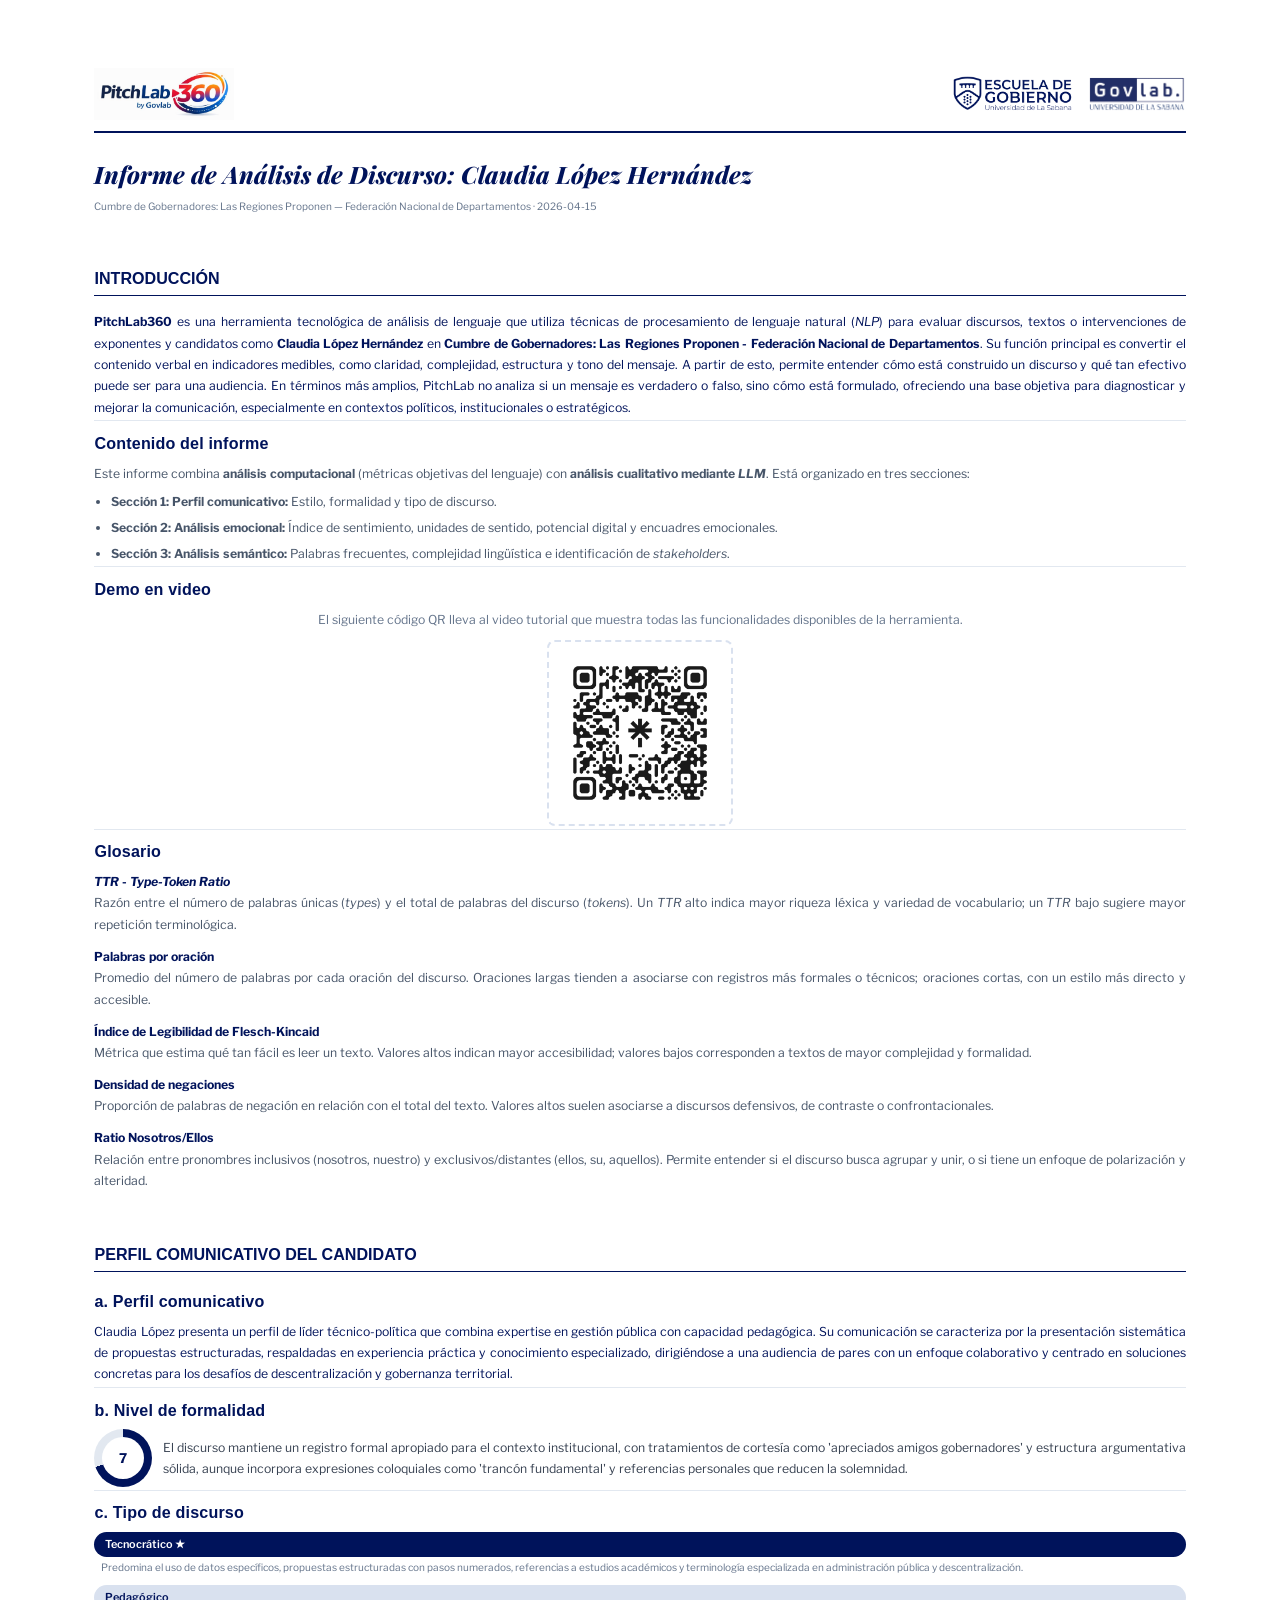
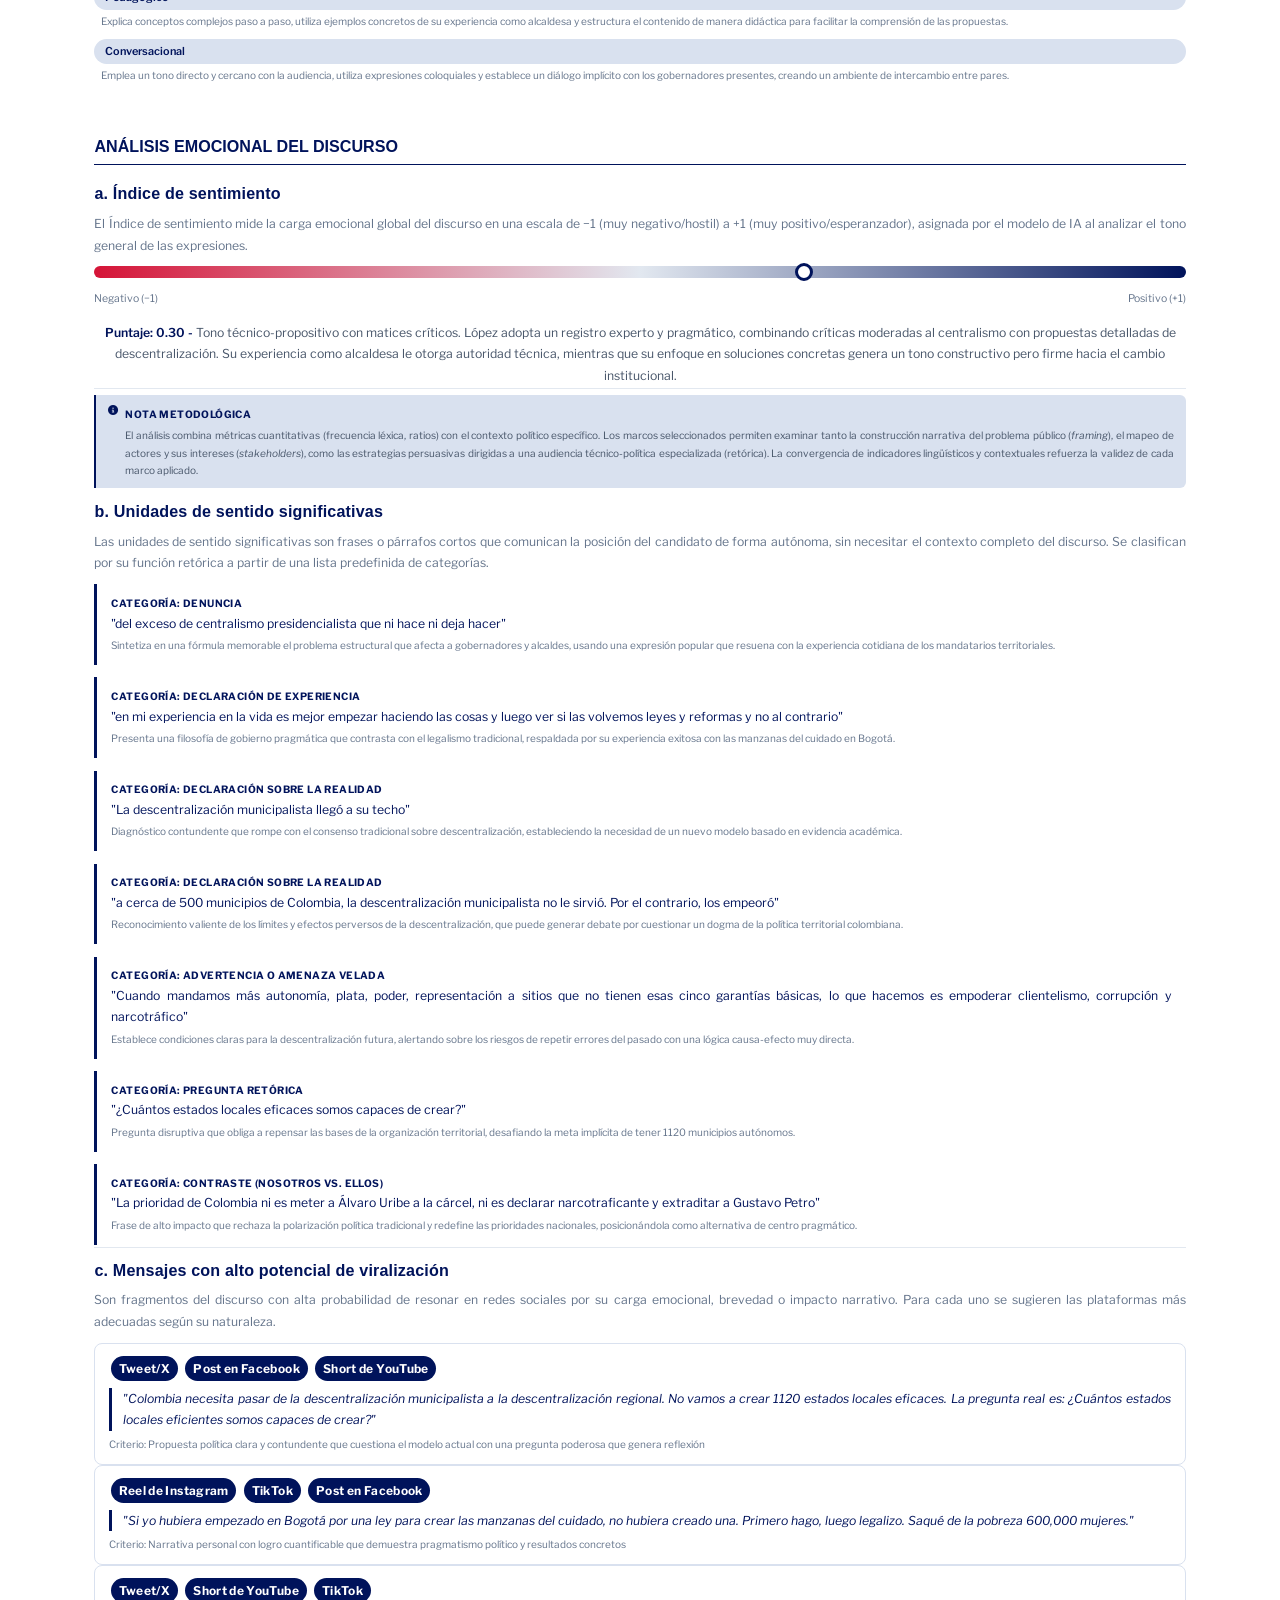
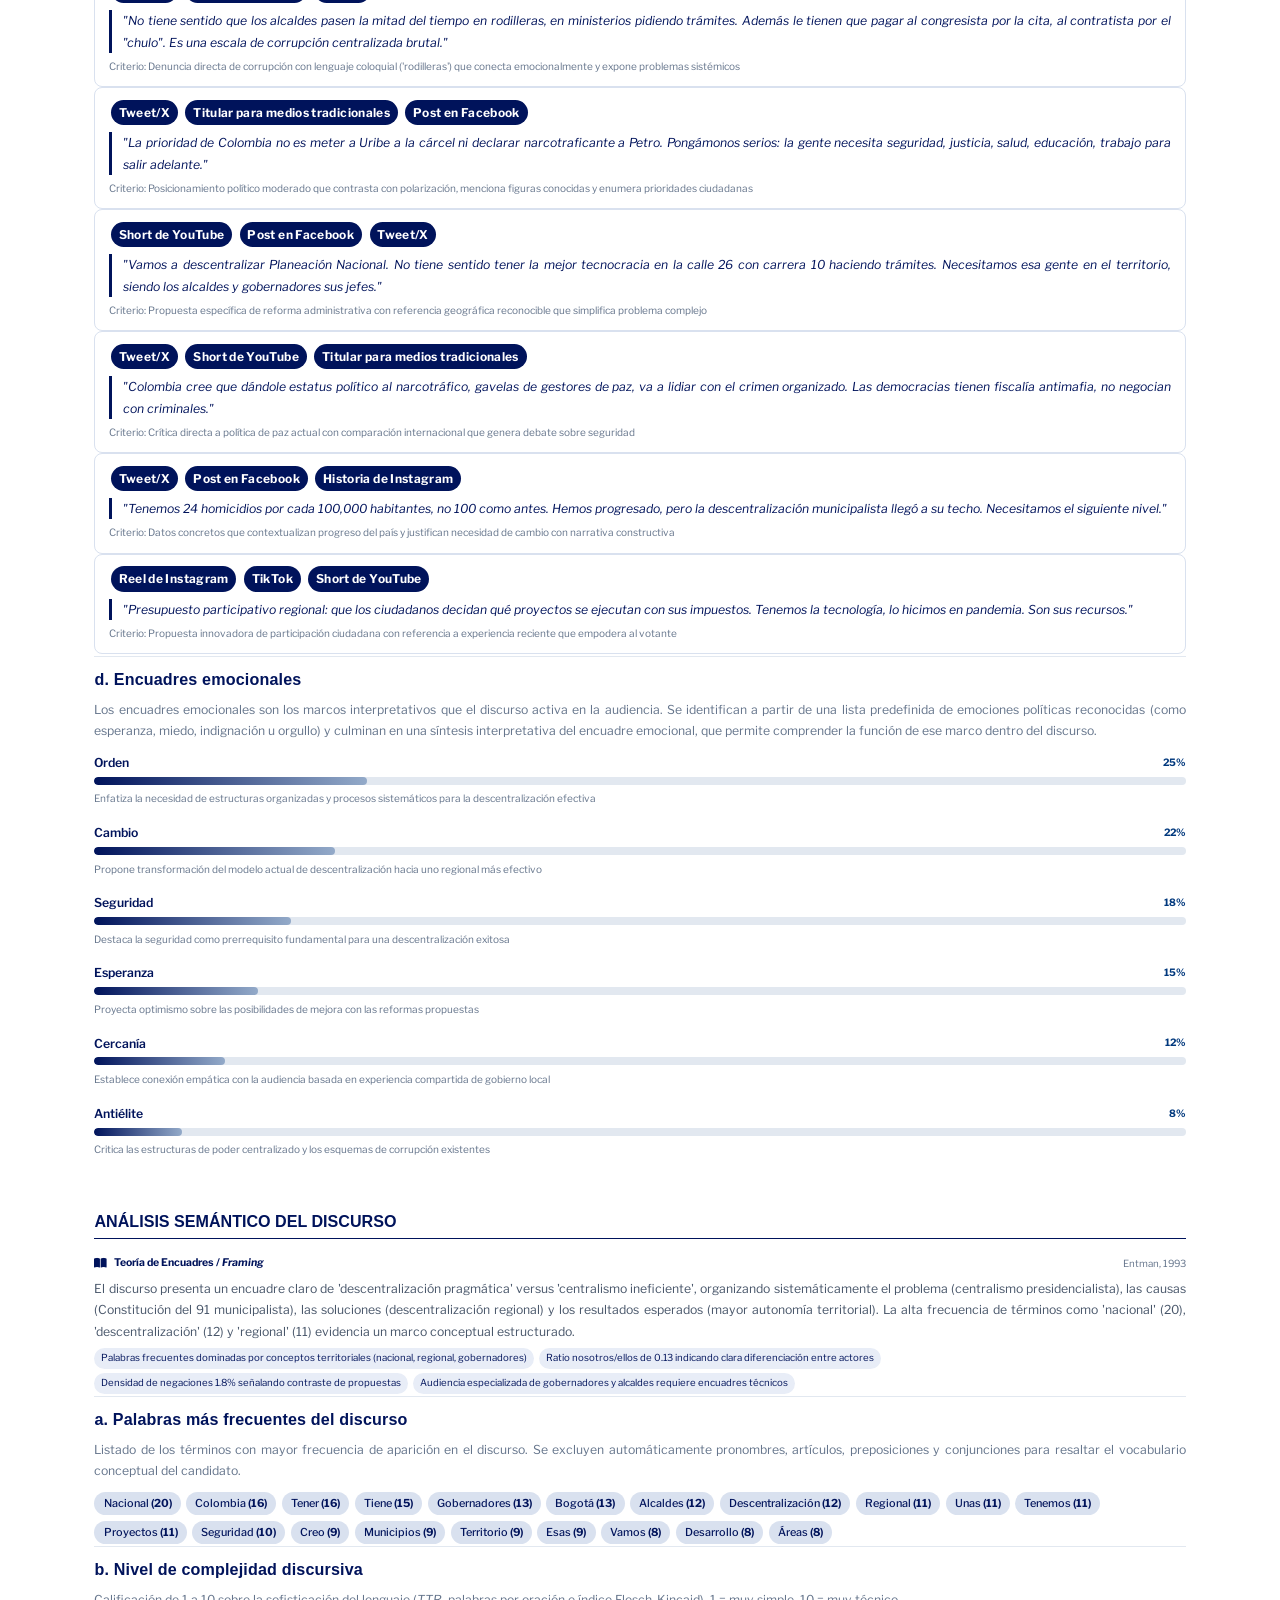
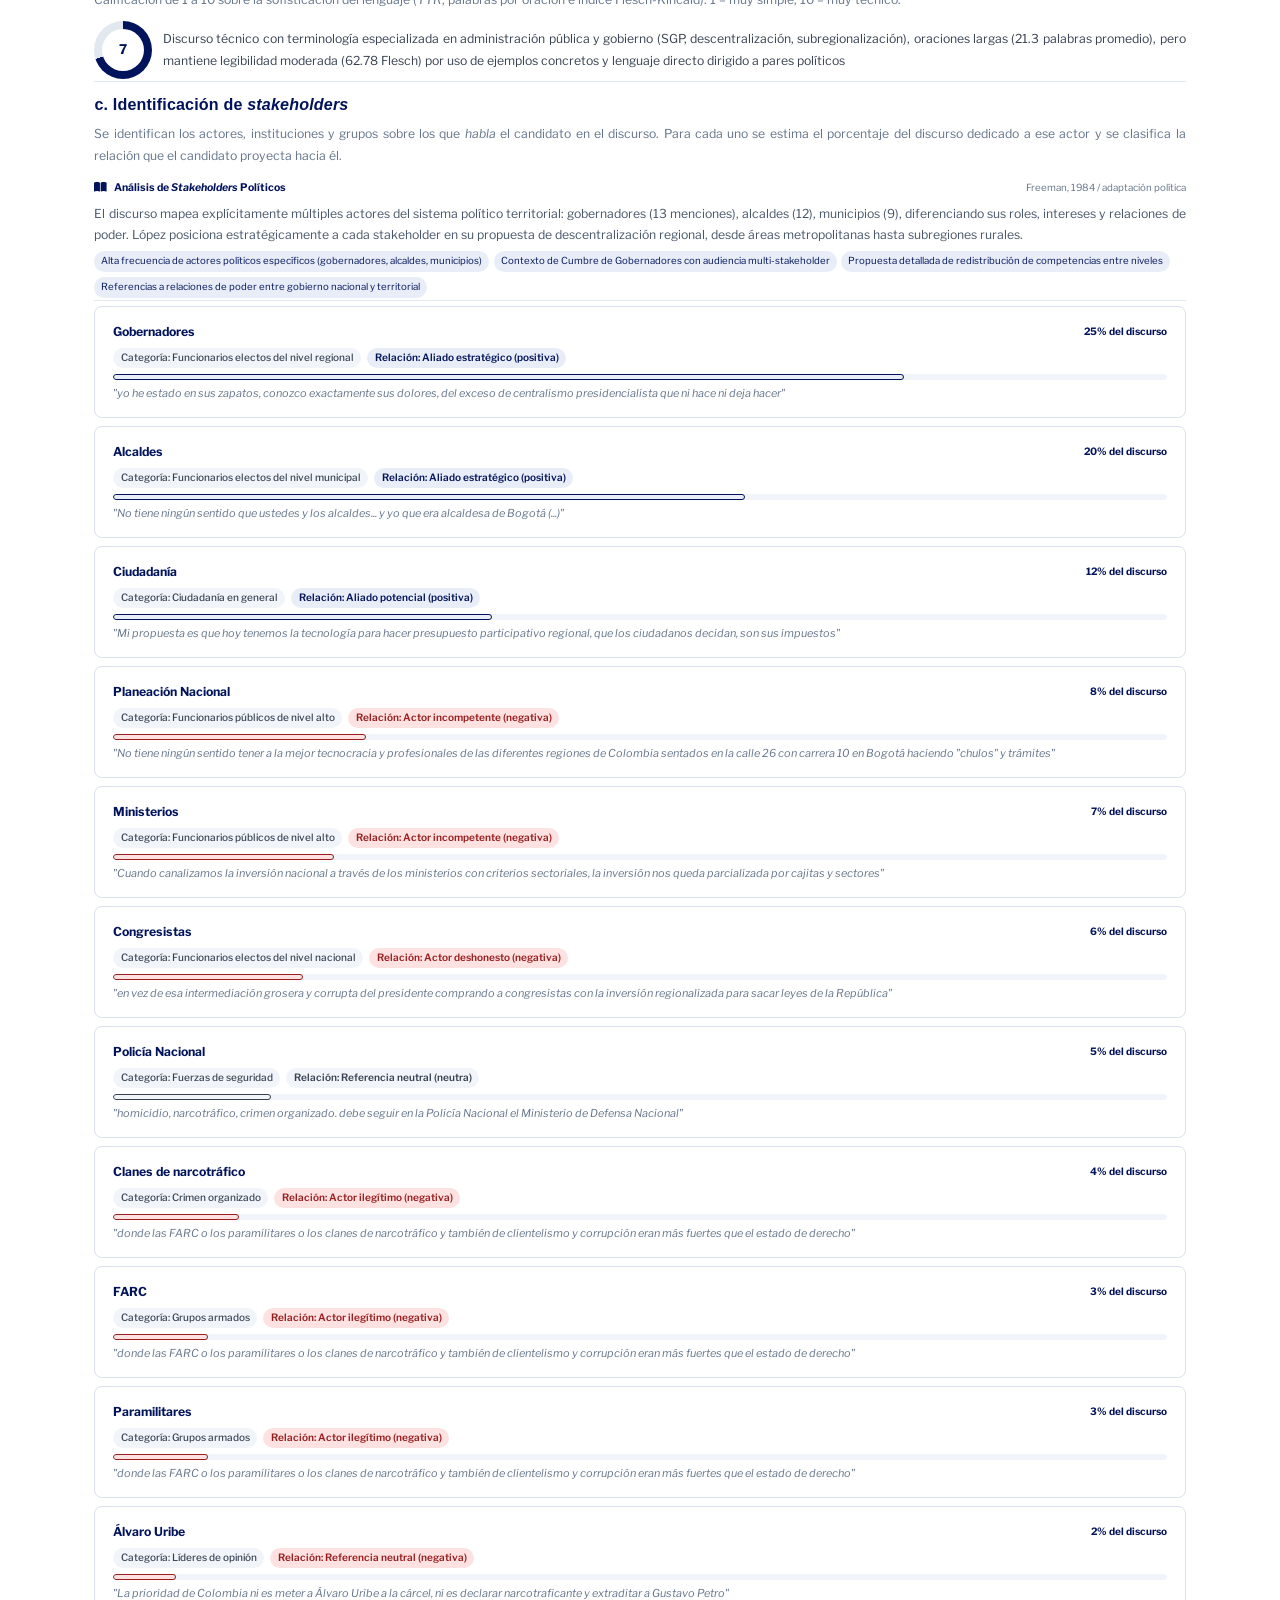
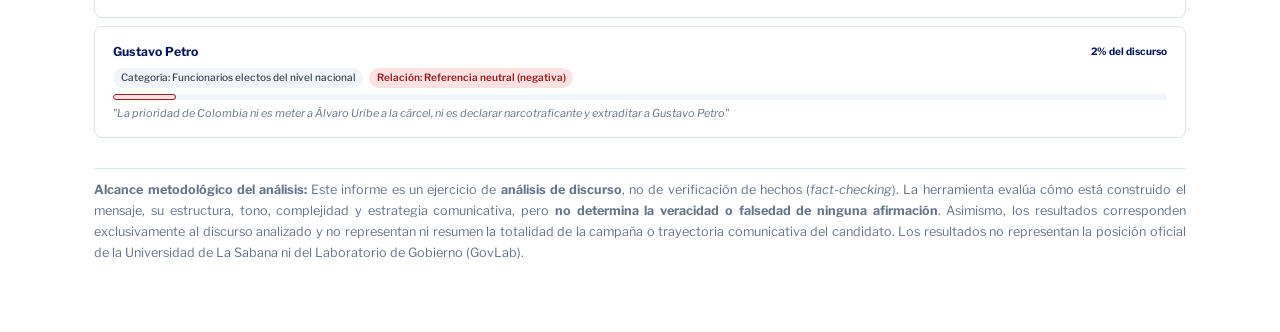
<file: Resultados/Informe_PitchLab360_Claudia_López_Hernndez_2026-04-15.html>
<!DOCTYPE html>
<html lang="es">

<head>
    <meta charset="UTF-8">
    <title>Informe PitchLab360 — Claudia López Hernández</title>
    <link rel="preconnect" href="https://fonts.googleapis.com">
    <link
        href="https://fonts.googleapis.com/css2?family=Playfair+Display:ital,wght@0,700;0,800;1,700&family=Libre+Franklin:ital,wght@0,300;0,400;0,500;0,600;0,700;0,800;1,400&display=swap"
        rel="stylesheet">
    <link href="https://api.fontshare.com/v2/css?f[]=cabinet-grotesk@400,500,700&display=swap" rel="stylesheet">
    <link rel="stylesheet" href="https://cdnjs.cloudflare.com/ajax/libs/font-awesome/6.5.0/css/all.min.css">
    <link rel="stylesheet" href="../static/style.css">
    <style>
        :root {
            --fs-sm: 0.72rem;
            --fs-md: 0.875rem;
            --fs-lg: 1.15rem;
            --lh: 1.75;
            --font-display: 'Publico Banner', 'Playfair Display', serif;
            --font-main: 'Libre Franklin', sans-serif;
            --font-label: 'Cabinet Grotesk', sans-serif;
            --c-blue-dark: #00135B;
            --c-blue-light: #00387D;
            --c-blue-soft: #93AAC9;
            --c-blue-tint: #D9E1EF;
            --text-primary: #00135B;
            --text-secondary: #374151;
            --text-muted: #64748b;
            --border-color: #D9E1EF;
        }

        html {
            font-size: 13pt;
        }

        html,
        body {
            background: #fff !important;
            color: #00135B !important;
            font-family: 'Libre Franklin', sans-serif !important;
            font-size: var(--fs-md) !important;
            line-height: var(--lh) !important;
            text-align: justify !important;
            padding: 0 !important;
            margin: 0 !important;
            overflow: visible !important;
            height: auto !important;
        }

        @page {
            size: A4;
            margin: 0;
            /* 0 elimina URL/fecha/hora del navegador */
        }

        * {
            -webkit-print-color-adjust: exact !important;
            print-color-adjust: exact !important;
        }

        /* Tabla que genera márgenes consistentes en cada página (thead/tfoot se repiten) */
        #pv-margin-table {
            width: 100%;
            border-collapse: collapse;
            border-spacing: 0;
        }

        #pv-margin-top,
        #pv-margin-bottom {
            height: 1.8cm;
        }

        #pv-root {
            display: block;
            padding: 0 2.5cm;
            max-width: 100%;
        }

        .pv-header-logos {
            display: flex;
            justify-content: space-between;
            align-items: center;
            border-bottom: 2px solid #00135B;
            padding-bottom: 0.8rem;
            margin-bottom: 1.4rem;
        }

        .pv-logo-main {
            height: 52px;
            width: auto;
        }

        .pv-logos-secondary {
            display: flex;
            gap: 1rem;
            align-items: center;
        }

        .pv-logo-sub {
            height: 36px;
            width: auto;
        }

        #pv-root h1 {
            font-size: 18pt;
            font-family: 'Publico Banner', 'Playfair Display', serif;
            font-style: italic;
            font-weight: 800;
            color: #00135B;
            margin-bottom: 0.2rem;
        }

        .pv-meta {
            font-size: var(--fs-sm);
            color: #64748b;
            margin-bottom: 1.6rem;
            line-height: var(--lh);
            font-family: 'Libre Franklin', sans-serif;
        }

        .pv-section {
            margin-bottom: 1.4rem;
            padding-top: 0.6cm;
            border: none !important;
            border-radius: 0;
            overflow: visible;
            break-inside: auto;
        }

        .pv-section-hdr {
            background: none !important;
            padding: 0.25rem 0;
            font-family: 'Cabinet Grotesk', sans-serif;
            font-weight: 700;
            font-size: var(--fs-lg) !important;
            color: #00135B;
            border: none !important;
            border-bottom: 1.5px solid #00135B !important;
            text-transform: uppercase;
            margin-bottom: 0.6rem;
            break-after: avoid;
        }

        .pv-section-body {
            padding: 0.3rem 0 0 0;
            line-height: var(--lh);
            text-align: justify;
        }

        /* Elementos que no deben justificarse */
        .pv-header-logos,
        .pv-meta,
        .phrase-type,
        .phrase-just,
        .word-freq-chips,
        .word-freq-chip,
        .platform-badge,
        .emotion-header,
        .stakeholder-header,
        .stakeholder-meta,
        .gauge-circle,
        .gauge-val,
        .tone-bar-container,
        .discourse-type-tag,
        .tag {
            text-align: left !important;
        }

        /* Titulo de tarjeta (item) - Cabinet Grotesk, tamano lg, color UniSabana */
        .result-card-title {
            font-size: var(--fs-lg) !important;
            font-family: 'Cabinet Grotesk', sans-serif !important;
            font-weight: 700 !important;
            color: #00135B !important;
            text-align: left !important;
            margin-bottom: 0.4rem !important;
        }

        /* Contenido en tarjetas - tamano md (excluye titulos) */
        .result-card>div:not(.result-card-title),
        .result-card>p,
        .gauge-text,
        .phrase-item,
        .digital-text,
        .emotion-name,
        .factcheck-item,
        .risk-item .risk-frag,
        .pv-section-body>p {
            font-size: var(--fs-md) !important;
            line-height: var(--lh) !important;
        }

        /* Etiquetas, notas - tamano sm */
        .phrase-type,
        .phrase-just,
        .digital-reason,
        .emotion-pct,
        .fc-reason,
        .risk-desc,
        .stakeholder-pct,
        .stakeholder-category,
        .discourse-type-just,
        .stat-label {
            font-size: var(--fs-sm) !important;
        }

        .result-card {
            break-inside: avoid;
            page-break-inside: avoid;
            margin-bottom: 0.4rem;
            border: none !important;
            background: none !important;
            padding: 0.15rem 0 !important;
            border-bottom: 0.5px solid #e2e8f0 !important;
            border-radius: 0 !important;
        }

        .result-card:last-child {
            border-bottom: none !important;
        }

        /* La tarjeta de frases memorables sí puede cortarse entre páginas;
     cada recuadro individual permanece indivisible */
        .result-card:has(.phrase-list) {
            break-inside: auto !important;
            page-break-inside: auto !important;
        }

        .result-card:has(.phrase-list) .phrase-list {
            break-inside: auto !important;
        }

        .phrase-item {
            break-inside: avoid !important;
            page-break-inside: avoid !important;
        }

        /* Lo mismo para mensajes con potencial de viralización */
        .result-card:has(.digital-item) {
            break-inside: auto !important;
            page-break-inside: auto !important;
        }

        .digital-item {
            break-inside: avoid !important;
            page-break-inside: avoid !important;
        }

        /* Lo mismo para encuadres emocionales */
        .result-card:has(.emotion-list) {
            break-inside: auto !important;
            page-break-inside: auto !important;
        }

        .result-card:has(.emotion-list) .emotion-list {
            break-inside: auto !important;
        }

        .emotion-row {
            break-inside: avoid !important;
            page-break-inside: avoid !important;
        }

        /* Análisis Semántico — stakeholders y palabras frecuentes */
        .result-card:has(.stakeholder-item) {
            break-inside: auto !important;
            page-break-inside: auto !important;
        }

        .stakeholder-item {
            break-inside: avoid !important;
            page-break-inside: avoid !important;
        }

        .result-card:has(.word-freq-chips) {
            break-inside: auto !important;
            page-break-inside: auto !important;
        }

        .gauge-circle,
        .gauge-row,
        .tone-bar-container,
        .tone-track,
        .bar-row,
        .bar-track,
        .emotion-track,
        .stakeholder-item,
        .phrase-item,
        .digital-item,
        .word-freq-chips,
        .mini-marco-card,
        .nota-metodologica {
            break-inside: avoid;
            page-break-inside: avoid;
        }

        .pv-section-hdr,
        .result-card-title {
            break-after: avoid;
            page-break-after: avoid;
        }

        .tone-track {
            background: linear-gradient(to right, #d51437, #e2e8f0, #00135B) !important;
            border-radius: 99px;
            height: 12px;
            width: 100%;
            position: relative;
        }

        .tone-thumb {
            position: absolute;
            width: 18px;
            height: 18px;
            border-radius: 50%;
            background: white !important;
            border: 3px solid #00135B !important;
            top: 50%;
            transform: translate(-50%, -50%);
        }

        .stakeholder-track {
            display: block !important;
            background: #f1f5f9 !important;
            border-radius: 999px;
            height: 6px;
            overflow: hidden;
            margin-top: 0.3rem;
        }

        .stakeholder-fill {
            height: 100%;
            border-radius: 999px;
        }

        .platform-badge {
            display: inline-block;
            font-size: 9pt;
            border-radius: 999px;
            padding: 0.15rem 0.55rem;
            margin: 0.1rem;
        }

        .metrics-help-box,
        .res-toggle,
        button {
            display: none !important;
        }

        .pv-disclaimer {
            margin-top: 2rem;
            padding-top: 0.8rem;
            border-top: 1px solid #e2e8f0;
            font-size: 9.5pt;
            color: #64748b;
            line-height: 1.65;
            text-align: justify;
        }

        /* === Armonización tipográfica ===
     Normaliza los tamaños rem del sidebar a pt coherentes en impresión.
     También unifica los colores de texto secundario. */
        /* Colores unificados */
        *[style*="text-muted"] {
            color: #64748b !important;
        }

        *[style*="text-secondary"] {
            color: #475569 !important;
        }

        *[style*="c-blue-dark"] {
            color: #00135B !important;
        }

        /* Texto generado por LLM: interlineado consistente */
        .result-card>div[style] {
            line-height: var(--lh) !important;
        }
    </style>
</head>

<body>
    <table id="pv-margin-table">
        <thead>
            <tr>
                <td id="pv-margin-top"></td>
            </tr>
        </thead>
        <tfoot>
            <tr>
                <td id="pv-margin-bottom"></td>
            </tr>
        </tfoot>
        <tbody>
            <tr>
                <td>
                    <div id="pv-root">
                        <div class="pv-header-logos">
                            <img src="../assets/PitchLab360.jpg" class="pv-logo-main"
                                onerror="this.style.display='none'">
                            <div class="pv-logos-secondary">
                                <img src="../assets/Universidad de la Sabana.png" class="pv-logo-sub"
                                    onerror="this.style.display='none'">
                                <img src="../assets/Govlab.png" class="pv-logo-sub" onerror="this.style.display='none'">
                            </div>
                        </div>
                        <h1>Informe de Análisis de Discurso: Claudia López Hernández</h1>
                        <div class="pv-meta">Cumbre de Gobernadores: Las Regiones Proponen — Federación Nacional de
                            Departamentos · 2026-04-15</div>

                        <div class="pv-section">
                            <div class="pv-section-hdr">INTRODUCCIÓN</div>
                            <div class="pv-section-body">
                                <div class="result-card intro-catchy-card">
                                    <p
                                        style="font-size:var(--fs-md);color:var(--c-blue-dark);line-height:var(--lh);margin:0">
                                        <strong> PitchLab360 </strong>es una herramienta tecnológica de análisis de
                                        lenguaje que utiliza técnicas de procesamiento de lenguaje natural
                                        (<em>NLP</em>) para evaluar discursos, textos o intervenciones de exponentes y
                                        candidatos como <strong>Claudia López Hernández</strong> en <strong>Cumbre de
                                            Gobernadores: Las Regiones Proponen - Federación Nacional de
                                            Departamentos</strong>. Su función principal es convertir el contenido
                                        verbal en indicadores medibles, como claridad, complejidad, estructura y tono
                                        del mensaje. A partir de esto, permite entender cómo está construido un discurso
                                        y qué tan efectivo puede ser para una audiencia. En términos más amplios,
                                        PitchLab no analiza si un mensaje es verdadero o falso, sino cómo está
                                        formulado, ofreciendo una base objetiva para diagnosticar y mejorar la
                                        comunicación, especialmente en contextos políticos, institucionales o
                                        estratégicos.
                                    </p>
                                </div>
                                <div class="result-card">
                                    <div class="result-card-title">Contenido del informe</div>
                                    <div
                                        style="font-size:var(--fs-md);color:var(--text-secondary);line-height:var(--lh)">
                                        <p>Este informe combina <strong>análisis computacional</strong> (métricas
                                            objetivas del lenguaje) con <strong>análisis cualitativo mediante
                                                <em>LLM</em></strong>. Está organizado en tres secciones:</p>
                                        <ul
                                            style="margin:0.5rem 0 0 1.2rem;display:flex;flex-direction:column;gap:0.3rem">
                                            <li><strong>Sección 1: Perfil comunicativo:</strong> Estilo, formalidad y
                                                tipo de discurso.</li>
                                            <li><strong>Sección 2: Análisis emocional:</strong> Índice de sentimiento,
                                                unidades de sentido, potencial digital y encuadres emocionales.</li>
                                            <li><strong>Sección 3: Análisis semántico:</strong> Palabras frecuentes,
                                                complejidad lingüística e identificación de <em>stakeholders</em>.</li>
                                        </ul>
                                    </div>
                                </div>
                                <div class="result-card" style="text-align:center">
                                    <div class="result-card-title">Demo en video</div>
                                    <div style="font-size:var(--fs-sm);color:var(--text-muted);margin-bottom:0.75rem">El
                                        siguiente código QR lleva al video tutorial que muestra todas las
                                        funcionalidades disponibles de la herramienta.</div>
                                    <div class="qr-placeholder">
                                        <img src="../assets/QR.png" alt="QR Video Tutorial PitchLab360"
                                            style="width:140px;height:140px;object-fit:contain"
                                            onerror="this.style.display='none'">
                                    </div>
                                </div>
                                <div class="result-card">
                                    <div class="result-card-title">Glosario</div>
                                    <div
                                        style="font-size:var(--fs-md);color:var(--text-secondary);line-height:var(--lh);display:flex;flex-direction:column;gap:0.75rem">
                                        <div>
                                            <strong style="color:var(--c-blue-dark)"><em>TTR</em> - <em>Type-Token
                                                    Ratio</em></strong><br>
                                            Razón entre el número de palabras únicas (<em>types</em>) y el total de
                                            palabras del discurso (<em>tokens</em>). Un <em>TTR</em> alto indica mayor
                                            riqueza
                                            léxica y variedad de vocabulario; un <em>TTR</em> bajo sugiere mayor
                                            repetición
                                            terminológica.
                                        </div>
                                        <div>
                                            <strong style="color:var(--c-blue-dark)">Palabras por oración</strong><br>
                                            Promedio del número de palabras por cada oración del discurso. Oraciones
                                            largas tienden a asociarse con registros más formales o técnicos; oraciones
                                            cortas, con un estilo más directo y accesible.
                                        </div>
                                        <div>
                                            <strong style="color:var(--c-blue-dark)">Índice de Legibilidad de
                                                Flesch-Kincaid</strong><br>
                                            Métrica que estima qué tan fácil es leer un texto. Valores altos indican
                                            mayor accesibilidad; valores bajos corresponden a textos de mayor
                                            complejidad y formalidad.
                                        </div>
                                        <div>
                                            <strong style="color:var(--c-blue-dark)">Densidad de negaciones</strong><br>
                                            Proporción de palabras de negación en relación con el total del texto.
                                            Valores altos suelen asociarse a discursos defensivos, de contraste o
                                            confrontacionales.
                                        </div>
                                        <div>
                                            <strong style="color:var(--c-blue-dark)">Ratio Nosotros/Ellos</strong><br>
                                            Relación entre pronombres inclusivos (nosotros, nuestro) y
                                            exclusivos/distantes (ellos, su, aquellos). Permite entender si el discurso
                                            busca agrupar y unir, o si tiene un enfoque de polarización y alteridad.
                                        </div>
                                    </div>
                                </div>
                            </div>
                        </div>
                        <div class="pv-section">
                            <div class="pv-section-hdr">PERFIL COMUNICATIVO DEL CANDIDATO</div>
                            <div class="pv-section-body">
                                <div class="result-card">
                                    <div class="result-card-title">a. Perfil comunicativo</div>
                                    <div style="font-size:var(--fs-md);color:var(--c-blue-dark);line-height:var(--lh)">
                                        Claudia López presenta un perfil de líder técnico-política que combina expertise
                                        en gestión pública con capacidad pedagógica. Su comunicación se caracteriza por
                                        la presentación sistemática de propuestas estructuradas, respaldadas en
                                        experiencia práctica y conocimiento especializado, dirigiéndose a una audiencia
                                        de pares con un enfoque colaborativo y centrado en soluciones concretas para los
                                        desafíos de descentralización y gobernanza territorial.</div>
                                </div>
                                <div class="result-card">
                                    <div class="result-card-title">b. Nivel de formalidad</div>
                                    <div class="score-gauge">
                                        <div class="gauge-circle" style="--pct:70%"><span class="gauge-val">7</span>
                                        </div>
                                        <div class="gauge-text">El discurso mantiene un registro formal apropiado para
                                            el contexto institucional, con tratamientos de cortesía como 'apreciados
                                            amigos gobernadores' y estructura argumentativa sólida, aunque incorpora
                                            expresiones coloquiales como 'trancón fundamental' y referencias personales
                                            que reducen la solemnidad.</div>
                                    </div>
                                </div>
                                <div class="result-card">
                                    <div class="result-card-title">c. Tipo de discurso</div>
                                    <div style="display:flex;flex-direction:column;gap:0.6rem">
                                        <div class="discourse-type-tag dominant">
                                            <span class="tag tag-purple">Tecnocrático ★</span>
                                            <div class="discourse-type-just">Predomina el uso de datos específicos,
                                                propuestas estructuradas con pasos numerados, referencias a estudios
                                                académicos y terminología especializada en administración pública y
                                                descentralización.</div>
                                        </div>
                                        <div class="discourse-type-tag ">
                                            <span class="tag tag-purple">Pedagógico</span>
                                            <div class="discourse-type-just">Explica conceptos complejos paso a paso,
                                                utiliza ejemplos concretos de su experiencia como alcaldesa y estructura
                                                el contenido de manera didáctica para facilitar la comprensión de las
                                                propuestas.</div>
                                        </div>
                                        <div class="discourse-type-tag ">
                                            <span class="tag tag-purple">Conversacional</span>
                                            <div class="discourse-type-just">Emplea un tono directo y cercano con la
                                                audiencia, utiliza expresiones coloquiales y establece un diálogo
                                                implícito con los gobernadores presentes, creando un ambiente de
                                                intercambio entre pares.</div>
                                        </div>
                                    </div>
                                </div>
                            </div>
                        </div>
                        <div class="pv-section">
                            <div class="pv-section-hdr">ANÁLISIS EMOCIONAL DEL DISCURSO</div>
                            <div class="pv-section-body">
                                <div class="result-card">
                                    <div class="result-card-title">a. Índice de sentimiento</div>
                                    <div style="font-size:var(--fs-sm);color:var(--text-muted);margin-bottom:0.75rem">
                                        El Índice de sentimiento mide la carga emocional global del discurso en una
                                        escala de −1 (muy negativo/hostil) a +1 (muy positivo/esperanzador), asignada
                                        por el modelo de IA al analizar el tono general de las expresiones.
                                    </div>
                                    <div class="tone-bar-container">
                                        <div class="tone-track">
                                            <div class="tone-thumb" style="left:65%"></div>
                                        </div>
                                        <div
                                            style="display:flex;justify-content:space-between;font-size:0.75rem;color:var(--text-muted);margin-top:0.3rem">
                                            <span>Negativo (−1)</span>
                                            <span>Positivo (+1)</span>
                                        </div>
                                        <div
                                            style="text-align:center;margin-top:0.5rem;font-size:var(--fs-md);font-weight:600;color:var(--c-blue-dark)">
                                            Puntaje: 0.30 - <span
                                                style="font-weight:400;color:var(--text-secondary)">Tono
                                                técnico-propositivo con matices críticos. López adopta un registro
                                                experto y pragmático, combinando críticas moderadas al centralismo con
                                                propuestas detalladas de descentralización. Su experiencia como
                                                alcaldesa le otorga autoridad técnica, mientras que su enfoque en
                                                soluciones concretas genera un tono constructivo pero firme hacia el
                                                cambio institucional.</span>
                                        </div>
                                    </div>
                                </div>

                                <div
                                    style="display:flex;align-items:flex-start;gap:0.5rem;padding:0.6rem 0.85rem;background:var(--c-blue-tint);border-left:2px solid var(--c-blue-dark);border-radius:0 6px 6px 0;margin-bottom:0.5rem">
                                    <i class="fa-solid fa-circle-info"
                                        style="color:var(--c-blue-dark);font-size:var(--fs-sm);margin-top:0.15rem;flex-shrink:0"></i>
                                    <div>
                                        <span
                                            style="font-size:var(--fs-sm);font-weight:700;color:var(--c-blue-dark);text-transform:uppercase;letter-spacing:0.04em">Nota
                                            metodológica</span>
                                        <p
                                            style="font-size:var(--fs-sm);color:var(--text-secondary);line-height:var(--lh);margin:0.15rem 0 0">
                                            El análisis combina métricas cuantitativas (frecuencia léxica, ratios) con
                                            el contexto político específico. Los marcos seleccionados permiten examinar
                                            tanto la construcción narrativa del problema público (<em>framing</em>), el
                                            mapeo de
                                            actores y sus intereses (<em>stakeholders</em>), como las estrategias
                                            persuasivas
                                            dirigidas a una audiencia técnico-política especializada (retórica). La
                                            convergencia de indicadores lingüísticos y contextuales refuerza la validez
                                            de cada marco aplicado.</p>
                                    </div>
                                </div>
                                <div class="result-card">
                                    <div class="result-card-title">b. Unidades de sentido significativas</div>
                                    <div style="font-size:var(--fs-sm);color:var(--text-muted);margin-bottom:0.75rem">
                                        Las unidades de sentido significativas son frases o párrafos cortos que
                                        comunican la posición del candidato de forma autónoma, sin necesitar el contexto
                                        completo del discurso. Se clasifican por su función retórica a partir de una
                                        lista predefinida de categorías.
                                    </div>
                                    <div class="phrase-list">

                                        <div class="phrase-item">
                                            <div class="phrase-type">Categoría: Denuncia</div>
                                            <div>"del exceso de centralismo presidencialista que ni hace ni deja hacer"
                                            </div>
                                            <div class="phrase-just">Sintetiza en una fórmula memorable el problema
                                                estructural que afecta a gobernadores y alcaldes, usando una expresión
                                                popular que resuena con la experiencia cotidiana de los mandatarios
                                                territoriales.</div>
                                        </div>
                                        <div class="phrase-item">
                                            <div class="phrase-type">Categoría: Declaración de experiencia</div>
                                            <div>"en mi experiencia en la vida es mejor empezar haciendo las cosas y
                                                luego ver si las volvemos leyes y reformas y no al contrario"</div>
                                            <div class="phrase-just">Presenta una filosofía de gobierno pragmática que
                                                contrasta con el legalismo tradicional, respaldada por su experiencia
                                                exitosa con las manzanas del cuidado en Bogotá.</div>
                                        </div>
                                        <div class="phrase-item">
                                            <div class="phrase-type">Categoría: Declaración sobre la realidad</div>
                                            <div>"La descentralización municipalista llegó a su techo"</div>
                                            <div class="phrase-just">Diagnóstico contundente que rompe con el consenso
                                                tradicional sobre descentralización, estableciendo la necesidad de un
                                                nuevo modelo basado en evidencia académica.</div>
                                        </div>
                                        <div class="phrase-item">
                                            <div class="phrase-type">Categoría: Declaración sobre la realidad</div>
                                            <div>"a cerca de 500 municipios de Colombia, la descentralización
                                                municipalista no le sirvió. Por el contrario, los empeoró"</div>
                                            <div class="phrase-just">Reconocimiento valiente de los límites y efectos
                                                perversos de la descentralización, que puede generar debate por
                                                cuestionar un dogma de la política territorial colombiana.</div>
                                        </div>
                                        <div class="phrase-item">
                                            <div class="phrase-type">Categoría: Advertencia o amenaza velada</div>
                                            <div>"Cuando mandamos más autonomía, plata, poder, representación a sitios
                                                que no tienen esas cinco garantías básicas, lo que hacemos es empoderar
                                                clientelismo, corrupción y narcotráfico"</div>
                                            <div class="phrase-just">Establece condiciones claras para la
                                                descentralización futura, alertando sobre los riesgos de repetir errores
                                                del pasado con una lógica causa-efecto muy directa.</div>
                                        </div>
                                        <div class="phrase-item">
                                            <div class="phrase-type">Categoría: Pregunta retórica</div>
                                            <div>"¿Cuántos estados locales eficaces somos capaces de crear?"</div>
                                            <div class="phrase-just">Pregunta disruptiva que obliga a repensar las bases
                                                de la organización territorial, desafiando la meta implícita de tener
                                                1120 municipios autónomos.</div>
                                        </div>
                                        <div class="phrase-item">
                                            <div class="phrase-type">Categoría: Contraste (nosotros vs. ellos)</div>
                                            <div>"La prioridad de Colombia ni es meter a Álvaro Uribe a la cárcel, ni es
                                                declarar narcotraficante y extraditar a Gustavo Petro"</div>
                                            <div class="phrase-just">Frase de alto impacto que rechaza la polarización
                                                política tradicional y redefine las prioridades nacionales,
                                                posicionándola como alternativa de centro pragmático.</div>
                                        </div>
                                    </div>
                                </div>
                                <div class="result-card">
                                    <div class="result-card-title">c. Mensajes con alto potencial de viralización</div>
                                    <div style="font-size:var(--fs-sm);color:var(--text-muted);margin-bottom:0.75rem">
                                        Son fragmentos del discurso con alta probabilidad de resonar en redes sociales
                                        por su carga emocional, brevedad o impacto narrativo. Para cada uno se sugieren
                                        las plataformas más adecuadas según su naturaleza.
                                    </div>
                                    <div class="digital-item">
                                        <div style="display:flex;flex-wrap:wrap;gap:0.35rem;margin-bottom:0.4rem">
                                            <span class="platform-badge">Tweet/X</span><span class="platform-badge">Post
                                                en Facebook</span><span class="platform-badge">Short de YouTube</span>
                                        </div>
                                        <div class="digital-text">"Colombia necesita pasar de la descentralización
                                            municipalista a la descentralización regional. No vamos a crear 1120 estados
                                            locales eficaces. La pregunta real es: ¿Cuántos estados locales eficientes
                                            somos capaces de crear?"</div>
                                        <div class="digital-reason">Criterio: Propuesta política clara y contundente que
                                            cuestiona el modelo actual con una pregunta poderosa que genera reflexión
                                        </div>
                                    </div>
                                    <div class="digital-item">
                                        <div style="display:flex;flex-wrap:wrap;gap:0.35rem;margin-bottom:0.4rem">
                                            <span class="platform-badge">Reel de Instagram</span><span
                                                class="platform-badge">TikTok</span><span class="platform-badge">Post en
                                                Facebook</span>
                                        </div>
                                        <div class="digital-text">"Si yo hubiera empezado en Bogotá por una ley para
                                            crear las manzanas del cuidado, no hubiera creado una. Primero hago, luego
                                            legalizo. Saqué de la pobreza 600,000 mujeres."</div>
                                        <div class="digital-reason">Criterio: Narrativa personal con logro cuantificable
                                            que demuestra pragmatismo político y resultados concretos</div>
                                    </div>
                                    <div class="digital-item">
                                        <div style="display:flex;flex-wrap:wrap;gap:0.35rem;margin-bottom:0.4rem">
                                            <span class="platform-badge">Tweet/X</span><span
                                                class="platform-badge">Short de YouTube</span><span
                                                class="platform-badge">TikTok</span>
                                        </div>
                                        <div class="digital-text">"No tiene sentido que los alcaldes pasen la mitad del
                                            tiempo en rodilleras, en ministerios pidiendo trámites. Además le tienen que
                                            pagar al congresista por la cita, al contratista por el "chulo". Es una
                                            escala
                                            de corrupción centralizada brutal."</div>
                                        <div class="digital-reason">Criterio: Denuncia directa de corrupción con
                                            lenguaje coloquial ('rodilleras') que conecta emocionalmente y expone
                                            problemas sistémicos</div>
                                    </div>
                                    <div class="digital-item">
                                        <div style="display:flex;flex-wrap:wrap;gap:0.35rem;margin-bottom:0.4rem">
                                            <span class="platform-badge">Tweet/X</span><span
                                                class="platform-badge">Titular para medios tradicionales</span><span
                                                class="platform-badge">Post en Facebook</span>
                                        </div>
                                        <div class="digital-text">"La prioridad de Colombia no es meter a Uribe a la
                                            cárcel ni declarar narcotraficante a Petro. Pongámonos serios: la gente
                                            necesita seguridad, justicia, salud, educación, trabajo para salir
                                            adelante."</div>
                                        <div class="digital-reason">Criterio: Posicionamiento político moderado que
                                            contrasta con polarización, menciona figuras conocidas y enumera prioridades
                                            ciudadanas</div>
                                    </div>
                                    <div class="digital-item">
                                        <div style="display:flex;flex-wrap:wrap;gap:0.35rem;margin-bottom:0.4rem">
                                            <span class="platform-badge">Short de YouTube</span><span
                                                class="platform-badge">Post en Facebook</span><span
                                                class="platform-badge">Tweet/X</span>
                                        </div>
                                        <div class="digital-text">"Vamos a descentralizar Planeación Nacional. No tiene
                                            sentido tener la mejor tecnocracia en la calle 26 con carrera 10 haciendo
                                            trámites. Necesitamos esa gente en el territorio, siendo los alcaldes y
                                            gobernadores sus jefes."</div>
                                        <div class="digital-reason">Criterio: Propuesta específica de reforma
                                            administrativa con referencia geográfica reconocible que simplifica problema
                                            complejo</div>
                                    </div>
                                    <div class="digital-item">
                                        <div style="display:flex;flex-wrap:wrap;gap:0.35rem;margin-bottom:0.4rem">
                                            <span class="platform-badge">Tweet/X</span><span
                                                class="platform-badge">Short de YouTube</span><span
                                                class="platform-badge">Titular para medios tradicionales</span>
                                        </div>
                                        <div class="digital-text">"Colombia cree que dándole estatus político al
                                            narcotráfico, gavelas de gestores de paz, va a lidiar con el crimen
                                            organizado. Las democracias tienen fiscalía antimafia, no negocian con
                                            criminales."</div>
                                        <div class="digital-reason">Criterio: Crítica directa a política de paz actual
                                            con comparación internacional que genera debate sobre seguridad</div>
                                    </div>
                                    <div class="digital-item">
                                        <div style="display:flex;flex-wrap:wrap;gap:0.35rem;margin-bottom:0.4rem">
                                            <span class="platform-badge">Tweet/X</span><span class="platform-badge">Post
                                                en Facebook</span><span class="platform-badge">Historia de
                                                Instagram</span>
                                        </div>
                                        <div class="digital-text">"Tenemos 24 homicidios por cada 100,000 habitantes, no
                                            100 como antes. Hemos progresado, pero la descentralización municipalista
                                            llegó a su techo. Necesitamos el siguiente nivel."</div>
                                        <div class="digital-reason">Criterio: Datos concretos que contextualizan
                                            progreso del país y justifican necesidad de cambio con narrativa
                                            constructiva</div>
                                    </div>
                                    <div class="digital-item">
                                        <div style="display:flex;flex-wrap:wrap;gap:0.35rem;margin-bottom:0.4rem">
                                            <span class="platform-badge">Reel de Instagram</span><span
                                                class="platform-badge">TikTok</span><span class="platform-badge">Short
                                                de YouTube</span>
                                        </div>
                                        <div class="digital-text">"Presupuesto participativo regional: que los
                                            ciudadanos decidan qué proyectos se ejecutan con sus impuestos. Tenemos la
                                            tecnología, lo hicimos en pandemia. Son sus recursos."</div>
                                        <div class="digital-reason">Criterio: Propuesta innovadora de participación
                                            ciudadana con referencia a experiencia reciente que empodera al votante
                                        </div>
                                    </div>
                                </div>
                                <div class="result-card">
                                    <div class="result-card-title">d. Encuadres emocionales</div>
                                    <div style="font-size:var(--fs-sm);color:var(--text-muted);margin-bottom:0.75rem">
                                        Los encuadres emocionales son los marcos interpretativos que el discurso activa
                                        en la audiencia. Se identifican a partir de una lista predefinida de emociones
                                        políticas reconocidas (como esperanza, miedo, indignación u orgullo) y culminan
                                        en una síntesis interpretativa del encuadre emocional, que permite comprender la
                                        función de ese marco dentro del discurso.
                                    </div>
                                    <div class="emotion-list">

                                        <div class="emotion-row">
                                            <div class="emotion-header">
                                                <span class="emotion-name">Orden</span>
                                                <span class="emotion-pct">25%</span>
                                            </div>
                                            <div class="emotion-track">
                                                <div class="emotion-fill" style="width:25%"></div>
                                            </div>
                                            <div
                                                style="font-size:var(--fs-sm);color:var(--text-muted);margin-top:0.15rem">
                                                Enfatiza la necesidad de estructuras organizadas y procesos sistemáticos
                                                para la descentralización efectiva</div>
                                        </div>
                                        <div class="emotion-row">
                                            <div class="emotion-header">
                                                <span class="emotion-name">Cambio</span>
                                                <span class="emotion-pct">22%</span>
                                            </div>
                                            <div class="emotion-track">
                                                <div class="emotion-fill" style="width:22%"></div>
                                            </div>
                                            <div
                                                style="font-size:var(--fs-sm);color:var(--text-muted);margin-top:0.15rem">
                                                Propone transformación del modelo actual de descentralización hacia uno
                                                regional más efectivo</div>
                                        </div>
                                        <div class="emotion-row">
                                            <div class="emotion-header">
                                                <span class="emotion-name">Seguridad</span>
                                                <span class="emotion-pct">18%</span>
                                            </div>
                                            <div class="emotion-track">
                                                <div class="emotion-fill" style="width:18%"></div>
                                            </div>
                                            <div
                                                style="font-size:var(--fs-sm);color:var(--text-muted);margin-top:0.15rem">
                                                Destaca la seguridad como prerrequisito fundamental para una
                                                descentralización exitosa</div>
                                        </div>
                                        <div class="emotion-row">
                                            <div class="emotion-header">
                                                <span class="emotion-name">Esperanza</span>
                                                <span class="emotion-pct">15%</span>
                                            </div>
                                            <div class="emotion-track">
                                                <div class="emotion-fill" style="width:15%"></div>
                                            </div>
                                            <div
                                                style="font-size:var(--fs-sm);color:var(--text-muted);margin-top:0.15rem">
                                                Proyecta optimismo sobre las posibilidades de mejora con las reformas
                                                propuestas</div>
                                        </div>
                                        <div class="emotion-row">
                                            <div class="emotion-header">
                                                <span class="emotion-name">Cercanía</span>
                                                <span class="emotion-pct">12%</span>
                                            </div>
                                            <div class="emotion-track">
                                                <div class="emotion-fill" style="width:12%"></div>
                                            </div>
                                            <div
                                                style="font-size:var(--fs-sm);color:var(--text-muted);margin-top:0.15rem">
                                                Establece conexión empática con la audiencia basada en experiencia
                                                compartida de gobierno local</div>
                                        </div>
                                        <div class="emotion-row">
                                            <div class="emotion-header">
                                                <span class="emotion-name">Antiélite</span>
                                                <span class="emotion-pct">8%</span>
                                            </div>
                                            <div class="emotion-track">
                                                <div class="emotion-fill" style="width:8%"></div>
                                            </div>
                                            <div
                                                style="font-size:var(--fs-sm);color:var(--text-muted);margin-top:0.15rem">
                                                Critica las estructuras de poder centralizado y los esquemas de
                                                corrupción existentes</div>
                                        </div>
                                    </div>
                                </div>
                            </div>
                        </div>
                        <div class="pv-section">
                            <div class="pv-section-hdr">ANÁLISIS SEMÁNTICO DEL DISCURSO</div>
                            <div class="pv-section-body">
                                <div class="result-card"
                                    style="border-left:3px solid var(--c-blue-dark);background:var(--c-blue-tint)">
                                    <div style="display:flex;align-items:center;gap:0.5rem;margin-bottom:0.4rem">
                                        <i class="fa-solid fa-book-open"
                                            style="color:var(--c-blue-dark);font-size:0.8rem"></i>
                                        <span style="font-size:0.75rem;font-weight:700;color:var(--c-blue-dark)">Teoría
                                            de Encuadres / <em>Framing</em></span>
                                        <span style="font-size:0.7rem;color:var(--text-muted);margin-left:auto">Entman,
                                            1993</span>
                                    </div>
                                    <p
                                        style="font-size:var(--fs-md);color:var(--text-secondary);line-height:var(--lh);margin:0 0 0.4rem">
                                        El discurso presenta un encuadre claro de 'descentralización pragmática' versus
                                        'centralismo ineficiente', organizando sistemáticamente el problema (centralismo
                                        presidencialista), las causas (Constitución del 91 municipalista), las
                                        soluciones (descentralización regional) y los resultados esperados (mayor
                                        autonomía territorial). La alta frecuencia de términos como 'nacional' (20),
                                        'descentralización' (12) y 'regional' (11) evidencia un marco conceptual
                                        estructurado.</p>
                                    <div style="display:flex;flex-wrap:wrap;gap:0.3rem">
                                        <span
                                            style="font-size:0.69rem;background:#e8edf7;color:var(--c-blue-dark);padding:0.15rem 0.5rem;border-radius:999px">Palabras
                                            frecuentes dominadas por conceptos territoriales (nacional, regional,
                                            gobernadores)</span><span
                                            style="font-size:0.69rem;background:#e8edf7;color:var(--c-blue-dark);padding:0.15rem 0.5rem;border-radius:999px">Ratio
                                            nosotros/ellos de 0.13 indicando clara diferenciación entre
                                            actores</span><span
                                            style="font-size:0.69rem;background:#e8edf7;color:var(--c-blue-dark);padding:0.15rem 0.5rem;border-radius:999px">Densidad
                                            de negaciones 1.8% señalando contraste de propuestas</span><span
                                            style="font-size:0.69rem;background:#e8edf7;color:var(--c-blue-dark);padding:0.15rem 0.5rem;border-radius:999px">Audiencia
                                            especializada de gobernadores y alcaldes requiere encuadres técnicos</span>
                                    </div>
                                </div>
                                <div class="result-card">
                                    <div class="result-card-title">a. Palabras más frecuentes del discurso</div>
                                    <div style="font-size:0.82rem;color:var(--text-muted);margin-bottom:0.75rem">
                                        Listado de los términos con mayor frecuencia de aparición en el discurso. Se
                                        excluyen automáticamente pronombres, artículos, preposiciones y conjunciones
                                        para resaltar el vocabulario conceptual del candidato.
                                    </div>
                                    <div class="word-freq-chips">
                                        <span class="word-freq-chip">Nacional <b>(20)</b></span><span
                                            class="word-freq-chip">Colombia <b>(16)</b></span><span
                                            class="word-freq-chip">Tener <b>(16)</b></span><span
                                            class="word-freq-chip">Tiene <b>(15)</b></span><span
                                            class="word-freq-chip">Gobernadores <b>(13)</b></span><span
                                            class="word-freq-chip">Bogotá <b>(13)</b></span><span
                                            class="word-freq-chip">Alcaldes <b>(12)</b></span><span
                                            class="word-freq-chip">Descentralización <b>(12)</b></span><span
                                            class="word-freq-chip">Regional <b>(11)</b></span><span
                                            class="word-freq-chip">Unas <b>(11)</b></span><span
                                            class="word-freq-chip">Tenemos <b>(11)</b></span><span
                                            class="word-freq-chip">Proyectos <b>(11)</b></span><span
                                            class="word-freq-chip">Seguridad <b>(10)</b></span><span
                                            class="word-freq-chip">Creo <b>(9)</b></span><span
                                            class="word-freq-chip">Municipios <b>(9)</b></span><span
                                            class="word-freq-chip">Territorio <b>(9)</b></span><span
                                            class="word-freq-chip">Esas <b>(9)</b></span><span
                                            class="word-freq-chip">Vamos <b>(8)</b></span><span
                                            class="word-freq-chip">Desarrollo <b>(8)</b></span><span
                                            class="word-freq-chip">Áreas <b>(8)</b></span>
                                    </div>
                                </div>
                                <div class="result-card">
                                    <div class="result-card-title">b. Nivel de complejidad discursiva</div>
                                    <div style="font-size:var(--fs-sm);color:var(--text-muted);margin-bottom:0.75rem">
                                        Calificación de 1 a 10 sobre la sofisticación del lenguaje (<em>TTR</em>,
                                        palabras por
                                        oración e índice Flesch-Kincaid). 1 = muy simple, 10 = muy técnico.
                                    </div>
                                    <div class="score-gauge">
                                        <div class="gauge-circle" style="--pct:70%"><span class="gauge-val">7</span>
                                        </div>
                                        <div class="gauge-text">Discurso técnico con terminología especializada en
                                            administración pública y gobierno (SGP, descentralización,
                                            subregionalización), oraciones largas (21.3 palabras promedio), pero
                                            mantiene legibilidad moderada (62.78 Flesch) por uso de ejemplos concretos y
                                            lenguaje directo dirigido a pares políticos</div>
                                    </div>
                                </div>
                                <div class="result-card">
                                    <div class="result-card-title">c. Identificación de <em>stakeholders</em></div>
                                    <div style="font-size:0.82rem;color:var(--text-muted);margin-bottom:0.75rem">
                                        Se identifican los actores, instituciones y grupos sobre los que <em>habla</em>
                                        el candidato en el discurso. Para cada uno se estima el porcentaje del discurso
                                        dedicado a ese actor y se clasifica la relación que el candidato proyecta hacia
                                        él.
                                    </div>
                                    <div class="result-card"
                                        style="border-left:3px solid var(--c-blue-dark);background:var(--c-blue-tint)">
                                        <div style="display:flex;align-items:center;gap:0.5rem;margin-bottom:0.4rem">
                                            <i class="fa-solid fa-book-open"
                                                style="color:var(--c-blue-dark);font-size:0.8rem"></i>
                                            <span
                                                style="font-size:0.75rem;font-weight:700;color:var(--c-blue-dark)">Análisis
                                                de <em>Stakeholders</em> Políticos</span>
                                            <span
                                                style="font-size:0.7rem;color:var(--text-muted);margin-left:auto">Freeman,
                                                1984 / adaptación política</span>
                                        </div>
                                        <p
                                            style="font-size:var(--fs-md);color:var(--text-secondary);line-height:var(--lh);margin:0 0 0.4rem">
                                            El discurso mapea explícitamente múltiples actores del sistema político
                                            territorial: gobernadores (13 menciones), alcaldes (12), municipios (9),
                                            diferenciando sus roles, intereses y relaciones de poder. López posiciona
                                            estratégicamente a cada stakeholder en su propuesta de descentralización
                                            regional, desde áreas metropolitanas hasta subregiones rurales.</p>
                                        <div style="display:flex;flex-wrap:wrap;gap:0.3rem">
                                            <span
                                                style="font-size:0.69rem;background:#e8edf7;color:var(--c-blue-dark);padding:0.15rem 0.5rem;border-radius:999px">Alta
                                                frecuencia de actores políticos específicos (gobernadores, alcaldes,
                                                municipios)</span><span
                                                style="font-size:0.69rem;background:#e8edf7;color:var(--c-blue-dark);padding:0.15rem 0.5rem;border-radius:999px">Contexto
                                                de Cumbre de Gobernadores con audiencia multi-stakeholder</span><span
                                                style="font-size:0.69rem;background:#e8edf7;color:var(--c-blue-dark);padding:0.15rem 0.5rem;border-radius:999px">Propuesta
                                                detallada de redistribución de competencias entre niveles</span><span
                                                style="font-size:0.69rem;background:#e8edf7;color:var(--c-blue-dark);padding:0.15rem 0.5rem;border-radius:999px">Referencias
                                                a relaciones de poder entre gobierno nacional y territorial</span>
                                        </div>
                                    </div>

                                    <div style="display:flex;flex-direction:column;gap:0.6rem">

                                        <div class="stakeholder-item">
                                            <div class="stakeholder-header">
                                                <span class="stakeholder-name">Gobernadores</span>
                                                <span class="stakeholder-pct">25% del discurso</span>
                                            </div>
                                            <div class="stakeholder-meta">
                                                <span class="stakeholder-category">Categoría: Funcionarios electos del
                                                    nivel regional</span>
                                                <span class="stakeholder-relation"
                                                    style="background:#e8edf7;color:#00135B">
                                                    Relación: Aliado estratégico (positiva)
                                                </span>
                                            </div>
                                            <div class="stakeholder-track">
                                                <div class="stakeholder-fill"
                                                    style="width:75%;background:#e8edf7;border:1px solid #00135B"></div>
                                            </div>
                                            <div
                                                style="font-size:0.78rem;color:var(--text-muted);margin-top:0.2rem;font-style:italic">
                                                "yo he estado en sus zapatos, conozco exactamente sus dolores, del
                                                exceso de centralismo presidencialista que ni hace ni deja hacer"</div>
                                        </div>
                                        <div class="stakeholder-item">
                                            <div class="stakeholder-header">
                                                <span class="stakeholder-name">Alcaldes</span>
                                                <span class="stakeholder-pct">20% del discurso</span>
                                            </div>
                                            <div class="stakeholder-meta">
                                                <span class="stakeholder-category">Categoría: Funcionarios electos del
                                                    nivel municipal</span>
                                                <span class="stakeholder-relation"
                                                    style="background:#e8edf7;color:#00135B">
                                                    Relación: Aliado estratégico (positiva)
                                                </span>
                                            </div>
                                            <div class="stakeholder-track">
                                                <div class="stakeholder-fill"
                                                    style="width:60%;background:#e8edf7;border:1px solid #00135B"></div>
                                            </div>
                                            <div
                                                style="font-size:0.78rem;color:var(--text-muted);margin-top:0.2rem;font-style:italic">
                                                "No tiene ningún sentido que ustedes y los alcaldes... y yo que era
                                                alcaldesa de Bogotá (...)"</div>
                                        </div>
                                        <div class="stakeholder-item">
                                            <div class="stakeholder-header">
                                                <span class="stakeholder-name">Ciudadanía</span>
                                                <span class="stakeholder-pct">12% del discurso</span>
                                            </div>
                                            <div class="stakeholder-meta">
                                                <span class="stakeholder-category">Categoría: Ciudadanía en
                                                    general</span>
                                                <span class="stakeholder-relation"
                                                    style="background:#e8edf7;color:#00135B">
                                                    Relación: Aliado potencial (positiva)
                                                </span>
                                            </div>
                                            <div class="stakeholder-track">
                                                <div class="stakeholder-fill"
                                                    style="width:36%;background:#e8edf7;border:1px solid #00135B"></div>
                                            </div>
                                            <div
                                                style="font-size:0.78rem;color:var(--text-muted);margin-top:0.2rem;font-style:italic">
                                                "Mi propuesta es que hoy tenemos la tecnología para hacer presupuesto
                                                participativo regional, que los ciudadanos decidan, son sus impuestos"
                                            </div>
                                        </div>
                                        <div class="stakeholder-item">
                                            <div class="stakeholder-header">
                                                <span class="stakeholder-name">Planeación Nacional</span>
                                                <span class="stakeholder-pct">8% del discurso</span>
                                            </div>
                                            <div class="stakeholder-meta">
                                                <span class="stakeholder-category">Categoría: Funcionarios públicos de
                                                    nivel alto</span>
                                                <span class="stakeholder-relation"
                                                    style="background:#fee2e2;color:#991b1b">
                                                    Relación: Actor incompetente (negativa)
                                                </span>
                                            </div>
                                            <div class="stakeholder-track">
                                                <div class="stakeholder-fill"
                                                    style="width:24%;background:#fee2e2;border:1px solid #991b1b"></div>
                                            </div>
                                            <div
                                                style="font-size:0.78rem;color:var(--text-muted);margin-top:0.2rem;font-style:italic">
                                                "No tiene ningún sentido tener a la mejor tecnocracia y profesionales de
                                                las diferentes regiones de Colombia sentados en la calle 26 con carrera
                                                10 en Bogotá haciendo "chulos" y trámites"</div>
                                        </div>
                                        <div class="stakeholder-item">
                                            <div class="stakeholder-header">
                                                <span class="stakeholder-name">Ministerios</span>
                                                <span class="stakeholder-pct">7% del discurso</span>
                                            </div>
                                            <div class="stakeholder-meta">
                                                <span class="stakeholder-category">Categoría: Funcionarios públicos de
                                                    nivel alto</span>
                                                <span class="stakeholder-relation"
                                                    style="background:#fee2e2;color:#991b1b">
                                                    Relación: Actor incompetente (negativa)
                                                </span>
                                            </div>
                                            <div class="stakeholder-track">
                                                <div class="stakeholder-fill"
                                                    style="width:21%;background:#fee2e2;border:1px solid #991b1b"></div>
                                            </div>
                                            <div
                                                style="font-size:0.78rem;color:var(--text-muted);margin-top:0.2rem;font-style:italic">
                                                "Cuando canalizamos la inversión nacional a través de los ministerios
                                                con criterios sectoriales, la inversión nos queda parcializada por
                                                cajitas y sectores"</div>
                                        </div>
                                        <div class="stakeholder-item">
                                            <div class="stakeholder-header">
                                                <span class="stakeholder-name">Congresistas</span>
                                                <span class="stakeholder-pct">6% del discurso</span>
                                            </div>
                                            <div class="stakeholder-meta">
                                                <span class="stakeholder-category">Categoría: Funcionarios electos del
                                                    nivel nacional</span>
                                                <span class="stakeholder-relation"
                                                    style="background:#fee2e2;color:#991b1b">
                                                    Relación: Actor deshonesto (negativa)
                                                </span>
                                            </div>
                                            <div class="stakeholder-track">
                                                <div class="stakeholder-fill"
                                                    style="width:18%;background:#fee2e2;border:1px solid #991b1b"></div>
                                            </div>
                                            <div
                                                style="font-size:0.78rem;color:var(--text-muted);margin-top:0.2rem;font-style:italic">
                                                "en vez de esa intermediación grosera y corrupta del presidente
                                                comprando a congresistas con la inversión regionalizada para sacar leyes
                                                de la República"</div>
                                        </div>
                                        <div class="stakeholder-item">
                                            <div class="stakeholder-header">
                                                <span class="stakeholder-name">Policía Nacional</span>
                                                <span class="stakeholder-pct">5% del discurso</span>
                                            </div>
                                            <div class="stakeholder-meta">
                                                <span class="stakeholder-category">Categoría: Fuerzas de
                                                    seguridad</span>
                                                <span class="stakeholder-relation"
                                                    style="background:#f1f5f9;color:#374151">
                                                    Relación: Referencia neutral (neutra)
                                                </span>
                                            </div>
                                            <div class="stakeholder-track">
                                                <div class="stakeholder-fill"
                                                    style="width:15%;background:#f1f5f9;border:1px solid #374151"></div>
                                            </div>
                                            <div
                                                style="font-size:0.78rem;color:var(--text-muted);margin-top:0.2rem;font-style:italic">
                                                "homicidio, narcotráfico, crimen organizado. debe seguir en la Policía
                                                Nacional el Ministerio de Defensa Nacional"</div>
                                        </div>
                                        <div class="stakeholder-item">
                                            <div class="stakeholder-header">
                                                <span class="stakeholder-name">Clanes de narcotráfico</span>
                                                <span class="stakeholder-pct">4% del discurso</span>
                                            </div>
                                            <div class="stakeholder-meta">
                                                <span class="stakeholder-category">Categoría: Crimen organizado</span>
                                                <span class="stakeholder-relation"
                                                    style="background:#fee2e2;color:#991b1b">
                                                    Relación: Actor ilegítimo (negativa)
                                                </span>
                                            </div>
                                            <div class="stakeholder-track">
                                                <div class="stakeholder-fill"
                                                    style="width:12%;background:#fee2e2;border:1px solid #991b1b"></div>
                                            </div>
                                            <div
                                                style="font-size:0.78rem;color:var(--text-muted);margin-top:0.2rem;font-style:italic">
                                                "donde las FARC o los paramilitares o los clanes de narcotráfico y
                                                también de clientelismo y corrupción eran más fuertes que el estado de
                                                derecho"</div>
                                        </div>
                                        <div class="stakeholder-item">
                                            <div class="stakeholder-header">
                                                <span class="stakeholder-name">FARC</span>
                                                <span class="stakeholder-pct">3% del discurso</span>
                                            </div>
                                            <div class="stakeholder-meta">
                                                <span class="stakeholder-category">Categoría: Grupos armados</span>
                                                <span class="stakeholder-relation"
                                                    style="background:#fee2e2;color:#991b1b">
                                                    Relación: Actor ilegítimo (negativa)
                                                </span>
                                            </div>
                                            <div class="stakeholder-track">
                                                <div class="stakeholder-fill"
                                                    style="width:9%;background:#fee2e2;border:1px solid #991b1b"></div>
                                            </div>
                                            <div
                                                style="font-size:0.78rem;color:var(--text-muted);margin-top:0.2rem;font-style:italic">
                                                "donde las FARC o los paramilitares o los clanes de narcotráfico y
                                                también de clientelismo y corrupción eran más fuertes que el estado de
                                                derecho"</div>
                                        </div>
                                        <div class="stakeholder-item">
                                            <div class="stakeholder-header">
                                                <span class="stakeholder-name">Paramilitares</span>
                                                <span class="stakeholder-pct">3% del discurso</span>
                                            </div>
                                            <div class="stakeholder-meta">
                                                <span class="stakeholder-category">Categoría: Grupos armados</span>
                                                <span class="stakeholder-relation"
                                                    style="background:#fee2e2;color:#991b1b">
                                                    Relación: Actor ilegítimo (negativa)
                                                </span>
                                            </div>
                                            <div class="stakeholder-track">
                                                <div class="stakeholder-fill"
                                                    style="width:9%;background:#fee2e2;border:1px solid #991b1b"></div>
                                            </div>
                                            <div
                                                style="font-size:0.78rem;color:var(--text-muted);margin-top:0.2rem;font-style:italic">
                                                "donde las FARC o los paramilitares o los clanes de narcotráfico y
                                                también de clientelismo y corrupción eran más fuertes que el estado de
                                                derecho"</div>
                                        </div>
                                        <div class="stakeholder-item">
                                            <div class="stakeholder-header">
                                                <span class="stakeholder-name">Álvaro Uribe</span>
                                                <span class="stakeholder-pct">2% del discurso</span>
                                            </div>
                                            <div class="stakeholder-meta">
                                                <span class="stakeholder-category">Categoría: Líderes de opinión</span>
                                                <span class="stakeholder-relation"
                                                    style="background:#fee2e2;color:#991b1b">
                                                    Relación: Referencia neutral (negativa)
                                                </span>
                                            </div>
                                            <div class="stakeholder-track">
                                                <div class="stakeholder-fill"
                                                    style="width:6%;background:#fee2e2;border:1px solid #991b1b"></div>
                                            </div>
                                            <div
                                                style="font-size:0.78rem;color:var(--text-muted);margin-top:0.2rem;font-style:italic">
                                                "La prioridad de Colombia ni es meter a Álvaro Uribe a la cárcel, ni es
                                                declarar narcotraficante y extraditar a Gustavo Petro"</div>
                                        </div>
                                        <div class="stakeholder-item">
                                            <div class="stakeholder-header">
                                                <span class="stakeholder-name">Gustavo Petro</span>
                                                <span class="stakeholder-pct">2% del discurso</span>
                                            </div>
                                            <div class="stakeholder-meta">
                                                <span class="stakeholder-category">Categoría: Funcionarios electos del
                                                    nivel nacional</span>
                                                <span class="stakeholder-relation"
                                                    style="background:#fee2e2;color:#991b1b">
                                                    Relación: Referencia neutral (negativa)
                                                </span>
                                            </div>
                                            <div class="stakeholder-track">
                                                <div class="stakeholder-fill"
                                                    style="width:6%;background:#fee2e2;border:1px solid #991b1b"></div>
                                            </div>
                                            <div
                                                style="font-size:0.78rem;color:var(--text-muted);margin-top:0.2rem;font-style:italic">
                                                "La prioridad de Colombia ni es meter a Álvaro Uribe a la cárcel, ni es
                                                declarar narcotraficante y extraditar a Gustavo Petro"</div>
                                        </div>
                                    </div>
                                </div>
                            </div>
                        </div>
                        <div class="pv-disclaimer">
                            <strong>Alcance metodológico del análisis:</strong> Este informe es un ejercicio de
                            <strong>análisis de discurso</strong>, no de verificación de hechos
                            (<em>fact-checking</em>).
                            La herramienta evalúa cómo está construido el mensaje, su estructura, tono, complejidad y
                            estrategia comunicativa, pero <strong>no determina la veracidad o falsedad de ninguna
                                afirmación</strong>.
                            Asimismo, los resultados corresponden exclusivamente al discurso analizado y no representan
                            ni resumen la totalidad de la campaña o trayectoria comunicativa del candidato.
                            Los resultados no representan la posición oficial de la Universidad de La Sabana
                            ni del Laboratorio de Gobierno (GovLab).
                        </div>
                    </div>
                </td>
            </tr>
        </tbody>
    </table>
</body>

</html>
</file>
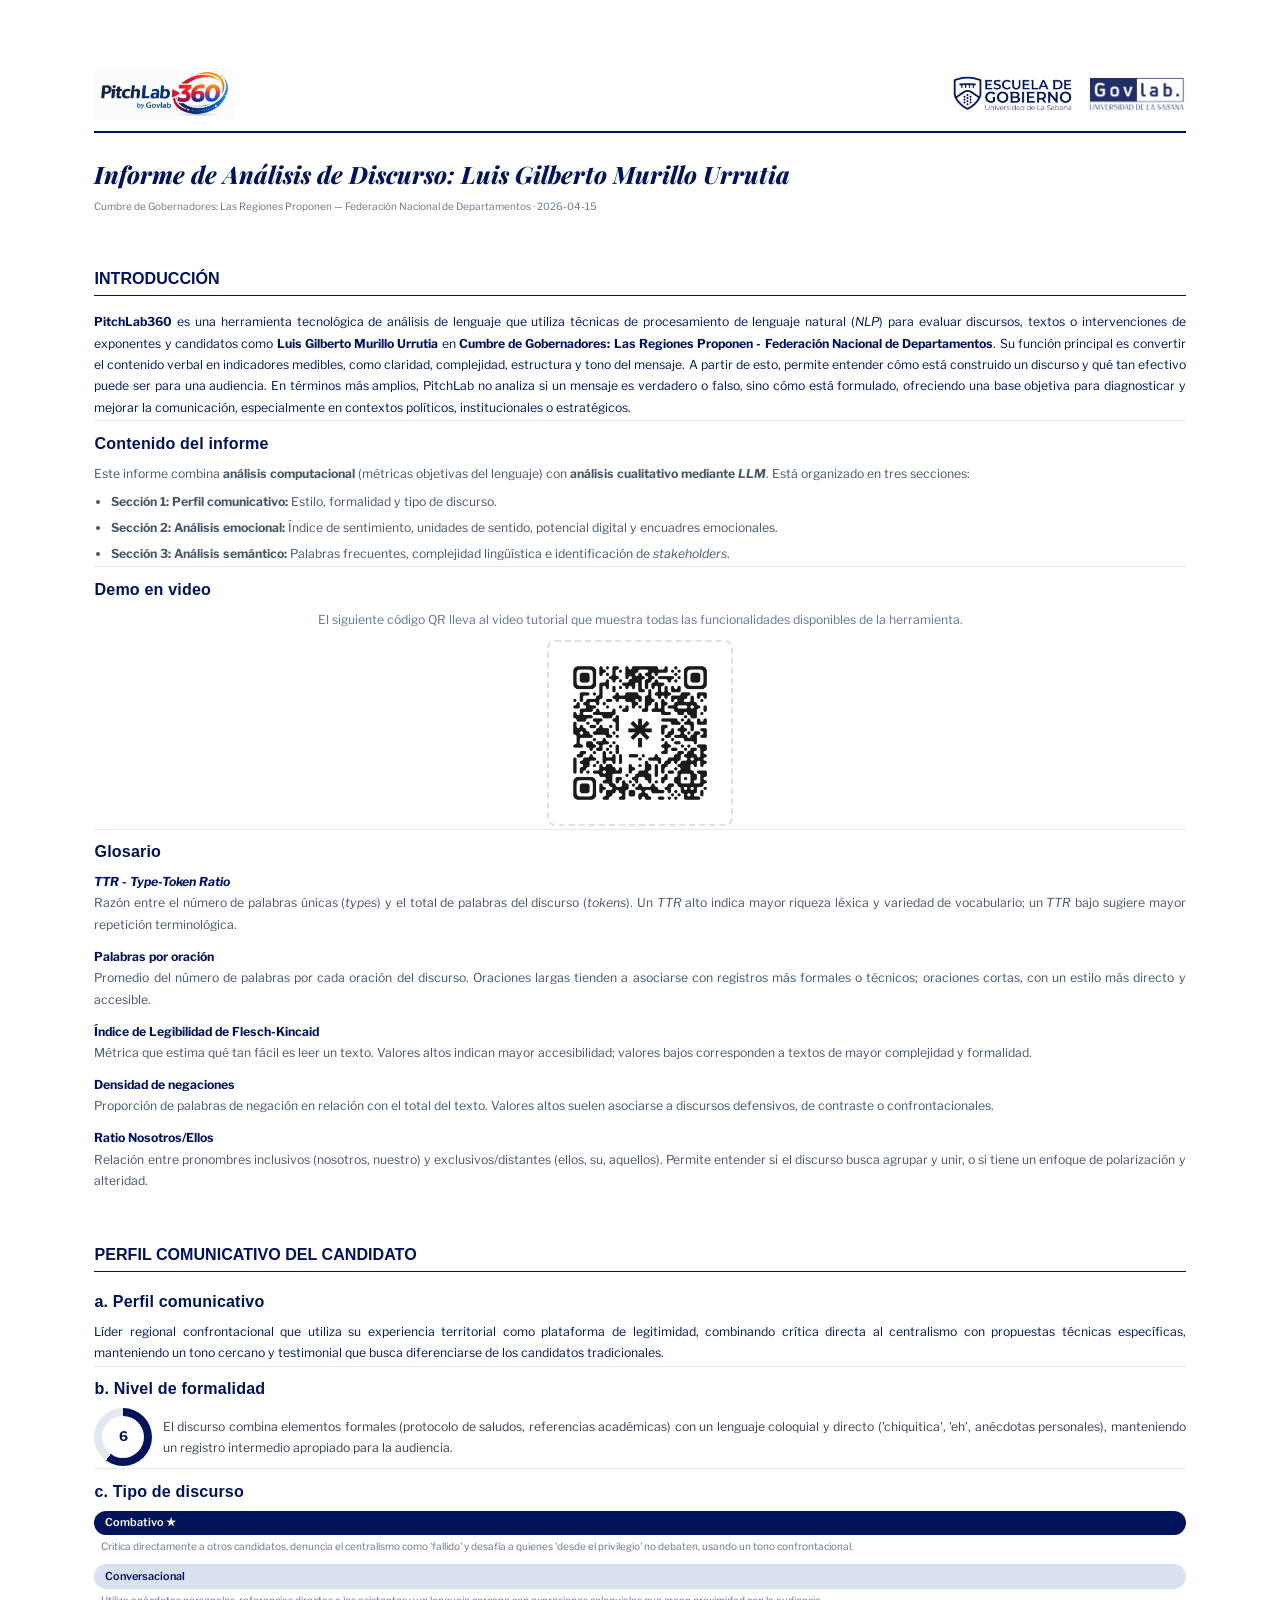
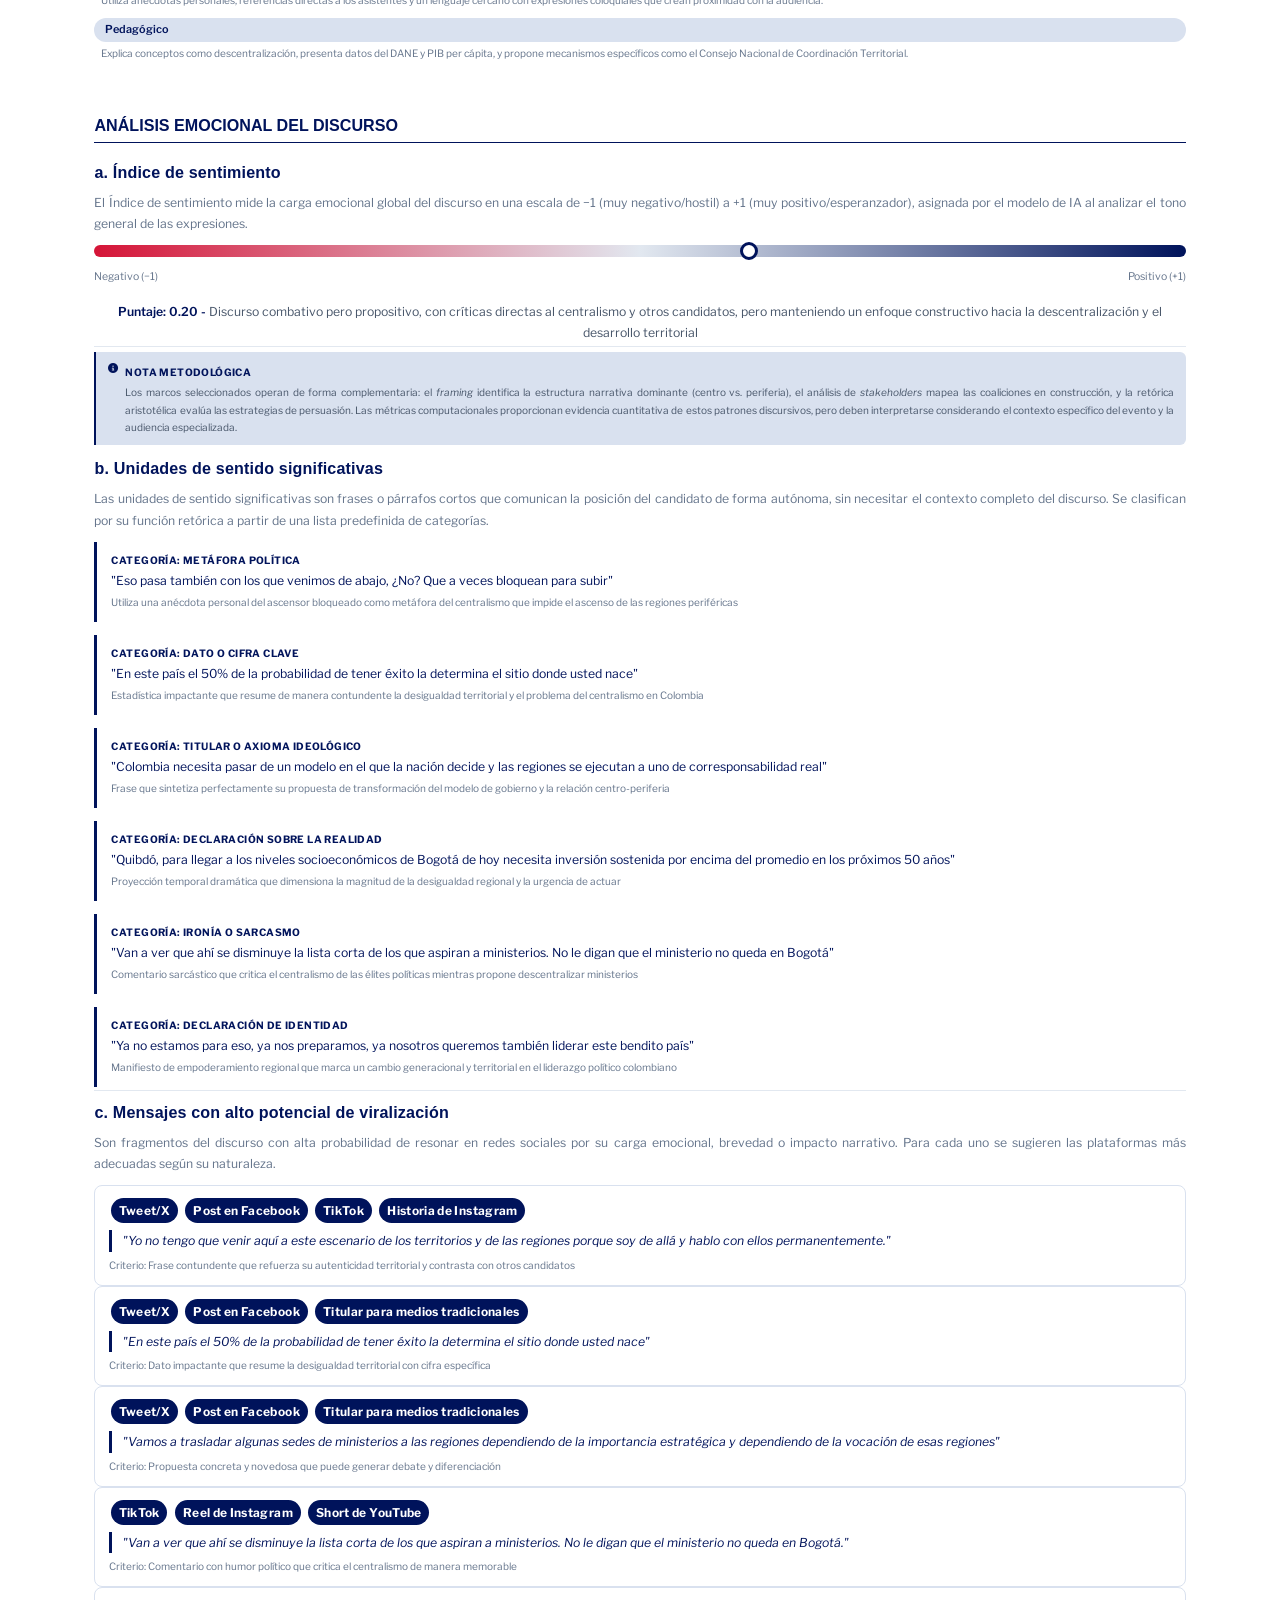
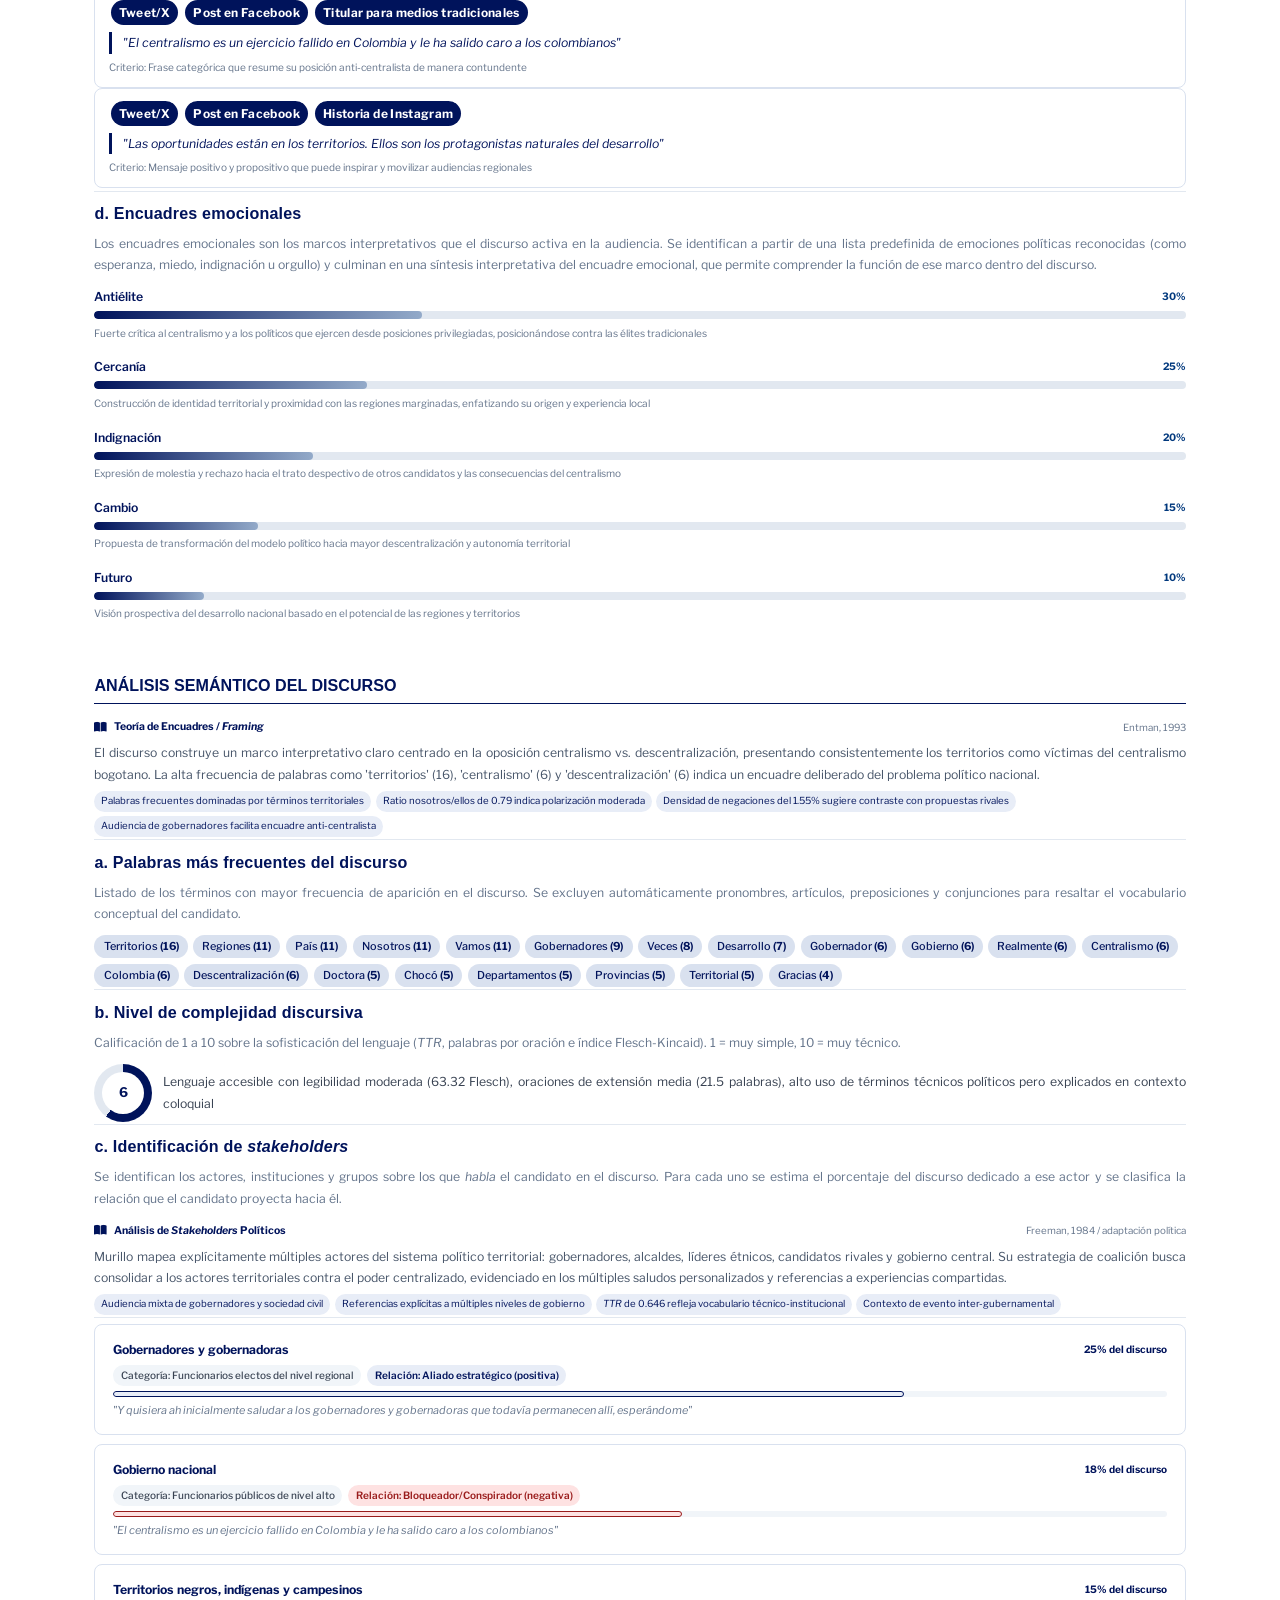
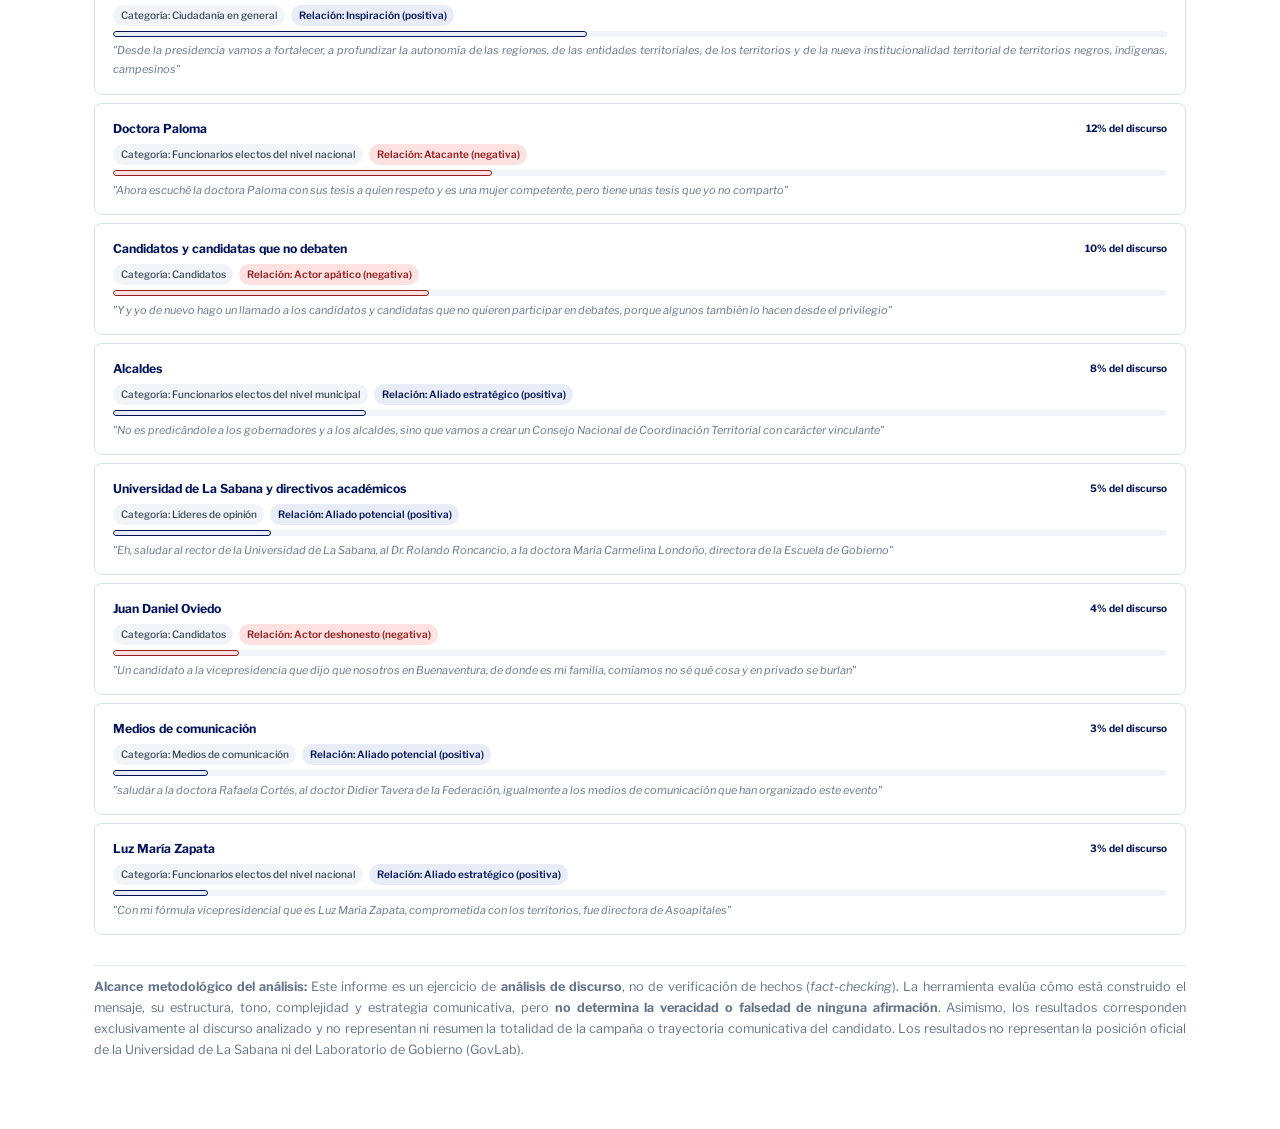
<file: Resultados/Informe_PitchLab360_Luis_Gilberto_Murillo_Urrutia_2026-04-15.html>
<!DOCTYPE html>
<html lang="es">

<head>
    <meta charset="UTF-8">
    <title>Informe PitchLab360 — Luis Gilberto Murillo Urrutia</title>
    <link rel="preconnect" href="https://fonts.googleapis.com">
    <link
        href="https://fonts.googleapis.com/css2?family=Playfair+Display:ital,wght@0,700;0,800;1,700&family=Libre+Franklin:ital,wght@0,300;0,400;0,500;0,600;0,700;0,800;1,400&display=swap"
        rel="stylesheet">
    <link href="https://api.fontshare.com/v2/css?f[]=cabinet-grotesk@400,500,700&display=swap" rel="stylesheet">
    <link rel="stylesheet" href="https://cdnjs.cloudflare.com/ajax/libs/font-awesome/6.5.0/css/all.min.css">
    <link rel="stylesheet" href="../static/style.css">
    <style>
        :root {
            --fs-sm: 0.72rem;
            --fs-md: 0.875rem;
            --fs-lg: 1.15rem;
            --lh: 1.75;
            --font-display: 'Publico Banner', 'Playfair Display', serif;
            --font-main: 'Libre Franklin', sans-serif;
            --font-label: 'Cabinet Grotesk', sans-serif;
            --c-blue-dark: #00135B;
            --c-blue-light: #00387D;
            --c-blue-soft: #93AAC9;
            --c-blue-tint: #D9E1EF;
            --text-primary: #00135B;
            --text-secondary: #374151;
            --text-muted: #64748b;
            --border-color: #D9E1EF;
        }

        html {
            font-size: 13pt;
        }

        html,
        body {
            background: #fff !important;
            color: #00135B !important;
            font-family: 'Libre Franklin', sans-serif !important;
            font-size: var(--fs-md) !important;
            line-height: var(--lh) !important;
            text-align: justify !important;
            padding: 0 !important;
            margin: 0 !important;
            overflow: visible !important;
            height: auto !important;
        }

        @page {
            size: A4;
            margin: 0;
            /* 0 elimina URL/fecha/hora del navegador */
        }

        * {
            -webkit-print-color-adjust: exact !important;
            print-color-adjust: exact !important;
        }

        /* Tabla que genera márgenes consistentes en cada página (thead/tfoot se repiten) */
        #pv-margin-table {
            width: 100%;
            border-collapse: collapse;
            border-spacing: 0;
        }

        #pv-margin-top,
        #pv-margin-bottom {
            height: 1.8cm;
        }

        #pv-root {
            display: block;
            padding: 0 2.5cm;
            max-width: 100%;
        }

        .pv-header-logos {
            display: flex;
            justify-content: space-between;
            align-items: center;
            border-bottom: 2px solid #00135B;
            padding-bottom: 0.8rem;
            margin-bottom: 1.4rem;
        }

        .pv-logo-main {
            height: 52px;
            width: auto;
        }

        .pv-logos-secondary {
            display: flex;
            gap: 1rem;
            align-items: center;
        }

        .pv-logo-sub {
            height: 36px;
            width: auto;
        }

        #pv-root h1 {
            font-size: 18pt;
            font-family: 'Publico Banner', 'Playfair Display', serif;
            font-style: italic;
            font-weight: 800;
            color: #00135B;
            margin-bottom: 0.2rem;
        }

        .pv-meta {
            font-size: var(--fs-sm);
            color: #64748b;
            margin-bottom: 1.6rem;
            line-height: var(--lh);
            font-family: 'Libre Franklin', sans-serif;
        }

        .pv-section {
            margin-bottom: 1.4rem;
            padding-top: 0.6cm;
            border: none !important;
            border-radius: 0;
            overflow: visible;
            break-inside: auto;
        }

        .pv-section-hdr {
            background: none !important;
            padding: 0.25rem 0;
            font-family: 'Cabinet Grotesk', sans-serif;
            font-weight: 700;
            font-size: var(--fs-lg) !important;
            color: #00135B;
            border: none !important;
            border-bottom: 1.5px solid #00135B !important;
            text-transform: uppercase;
            margin-bottom: 0.6rem;
            break-after: avoid;
        }

        .pv-section-body {
            padding: 0.3rem 0 0 0;
            line-height: var(--lh);
            text-align: justify;
        }

        /* Elementos que no deben justificarse */
        .pv-header-logos,
        .pv-meta,
        .phrase-type,
        .phrase-just,
        .word-freq-chips,
        .word-freq-chip,
        .platform-badge,
        .emotion-header,
        .stakeholder-header,
        .stakeholder-meta,
        .gauge-circle,
        .gauge-val,
        .tone-bar-container,
        .discourse-type-tag,
        .tag {
            text-align: left !important;
        }

        /* Titulo de tarjeta (item) - Cabinet Grotesk, tamano lg, color UniSabana */
        .result-card-title {
            font-size: var(--fs-lg) !important;
            font-family: 'Cabinet Grotesk', sans-serif !important;
            font-weight: 700 !important;
            color: #00135B !important;
            text-align: left !important;
            margin-bottom: 0.4rem !important;
        }

        /* Contenido en tarjetas - tamano md (excluye titulos) */
        .result-card>div:not(.result-card-title),
        .result-card>p,
        .gauge-text,
        .phrase-item,
        .digital-text,
        .emotion-name,
        .factcheck-item,
        .risk-item .risk-frag,
        .pv-section-body>p {
            font-size: var(--fs-md) !important;
            line-height: var(--lh) !important;
        }

        /* Etiquetas, notas - tamano sm */
        .phrase-type,
        .phrase-just,
        .digital-reason,
        .emotion-pct,
        .fc-reason,
        .risk-desc,
        .stakeholder-pct,
        .stakeholder-category,
        .discourse-type-just,
        .stat-label {
            font-size: var(--fs-sm) !important;
        }

        .result-card {
            break-inside: avoid;
            page-break-inside: avoid;
            margin-bottom: 0.4rem;
            border: none !important;
            background: none !important;
            padding: 0.15rem 0 !important;
            border-bottom: 0.5px solid #e2e8f0 !important;
            border-radius: 0 !important;
        }

        .result-card:last-child {
            border-bottom: none !important;
        }

        /* La tarjeta de frases memorables sí puede cortarse entre páginas;
     cada recuadro individual permanece indivisible */
        .result-card:has(.phrase-list) {
            break-inside: auto !important;
            page-break-inside: auto !important;
        }

        .result-card:has(.phrase-list) .phrase-list {
            break-inside: auto !important;
        }

        .phrase-item {
            break-inside: avoid !important;
            page-break-inside: avoid !important;
        }

        /* Lo mismo para mensajes con potencial de viralización */
        .result-card:has(.digital-item) {
            break-inside: auto !important;
            page-break-inside: auto !important;
        }

        .digital-item {
            break-inside: avoid !important;
            page-break-inside: avoid !important;
        }

        /* Lo mismo para encuadres emocionales */
        .result-card:has(.emotion-list) {
            break-inside: auto !important;
            page-break-inside: auto !important;
        }

        .result-card:has(.emotion-list) .emotion-list {
            break-inside: auto !important;
        }

        .emotion-row {
            break-inside: avoid !important;
            page-break-inside: avoid !important;
        }

        /* Análisis Semántico — stakeholders y palabras frecuentes */
        .result-card:has(.stakeholder-item) {
            break-inside: auto !important;
            page-break-inside: auto !important;
        }

        .stakeholder-item {
            break-inside: avoid !important;
            page-break-inside: avoid !important;
        }

        .result-card:has(.word-freq-chips) {
            break-inside: auto !important;
            page-break-inside: auto !important;
        }

        .gauge-circle,
        .gauge-row,
        .tone-bar-container,
        .tone-track,
        .bar-row,
        .bar-track,
        .emotion-track,
        .stakeholder-item,
        .phrase-item,
        .digital-item,
        .word-freq-chips,
        .mini-marco-card,
        .nota-metodologica {
            break-inside: avoid;
            page-break-inside: avoid;
        }

        .pv-section-hdr,
        .result-card-title {
            break-after: avoid;
            page-break-after: avoid;
        }

        .tone-track {
            background: linear-gradient(to right, #d51437, #e2e8f0, #00135B) !important;
            border-radius: 99px;
            height: 12px;
            width: 100%;
            position: relative;
        }

        .tone-thumb {
            position: absolute;
            width: 18px;
            height: 18px;
            border-radius: 50%;
            background: white !important;
            border: 3px solid #00135B !important;
            top: 50%;
            transform: translate(-50%, -50%);
        }

        .stakeholder-track {
            display: block !important;
            background: #f1f5f9 !important;
            border-radius: 999px;
            height: 6px;
            overflow: hidden;
            margin-top: 0.3rem;
        }

        .stakeholder-fill {
            height: 100%;
            border-radius: 999px;
        }

        .platform-badge {
            display: inline-block;
            font-size: 9pt;
            border-radius: 999px;
            padding: 0.15rem 0.55rem;
            margin: 0.1rem;
        }

        .metrics-help-box,
        .res-toggle,
        button {
            display: none !important;
        }

        .pv-disclaimer {
            margin-top: 2rem;
            padding-top: 0.8rem;
            border-top: 1px solid #e2e8f0;
            font-size: 9.5pt;
            color: #64748b;
            line-height: 1.65;
            text-align: justify;
        }

        /* === Armonización tipográfica ===
     Normaliza los tamaños rem del sidebar a pt coherentes en impresión.
     También unifica los colores de texto secundario. */
        /* Colores unificados */
        *[style*="text-muted"] {
            color: #64748b !important;
        }

        *[style*="text-secondary"] {
            color: #475569 !important;
        }

        *[style*="c-blue-dark"] {
            color: #00135B !important;
        }

        /* Texto generado por LLM: interlineado consistente */
        .result-card>div[style] {
            line-height: var(--lh) !important;
        }
    </style>
</head>

<body>
    <table id="pv-margin-table">
        <thead>
            <tr>
                <td id="pv-margin-top"></td>
            </tr>
        </thead>
        <tfoot>
            <tr>
                <td id="pv-margin-bottom"></td>
            </tr>
        </tfoot>
        <tbody>
            <tr>
                <td>
                    <div id="pv-root">
                        <div class="pv-header-logos">
                            <img src="../assets/PitchLab360.jpg" class="pv-logo-main"
                                onerror="this.style.display='none'">
                            <div class="pv-logos-secondary">
                                <img src="../assets/Universidad de la Sabana.png" class="pv-logo-sub"
                                    onerror="this.style.display='none'">
                                <img src="../assets/Govlab.png" class="pv-logo-sub" onerror="this.style.display='none'">
                            </div>
                        </div>
                        <h1>Informe de Análisis de Discurso: Luis Gilberto Murillo Urrutia</h1>
                        <div class="pv-meta">Cumbre de Gobernadores: Las Regiones Proponen — Federación Nacional de
                            Departamentos · 2026-04-15</div>

                        <div class="pv-section">
                            <div class="pv-section-hdr">INTRODUCCIÓN</div>
                            <div class="pv-section-body">
                                <div class="result-card intro-catchy-card">
                                    <p
                                        style="font-size:var(--fs-md);color:var(--c-blue-dark);line-height:var(--lh);margin:0">
                                        <strong> PitchLab360 </strong>es una herramienta tecnológica de análisis de
                                        lenguaje que utiliza técnicas de procesamiento de lenguaje natural
                                        (<em>NLP</em>) para evaluar discursos, textos o intervenciones de exponentes y
                                        candidatos como <strong>Luis Gilberto Murillo Urrutia</strong> en <strong>Cumbre
                                            de Gobernadores: Las Regiones Proponen - Federación Nacional de
                                            Departamentos</strong>. Su función principal es convertir el contenido
                                        verbal en indicadores medibles, como claridad, complejidad, estructura y tono
                                        del mensaje. A partir de esto, permite entender cómo está construido un discurso
                                        y qué tan efectivo puede ser para una audiencia. En términos más amplios,
                                        PitchLab no analiza si un mensaje es verdadero o falso, sino cómo está
                                        formulado, ofreciendo una base objetiva para diagnosticar y mejorar la
                                        comunicación, especialmente en contextos políticos, institucionales o
                                        estratégicos.
                                    </p>
                                </div>
                                <div class="result-card">
                                    <div class="result-card-title">Contenido del informe</div>
                                    <div
                                        style="font-size:var(--fs-md);color:var(--text-secondary);line-height:var(--lh)">
                                        <p>Este informe combina <strong>análisis computacional</strong> (métricas
                                            objetivas del lenguaje) con <strong>análisis cualitativo mediante
                                                <em>LLM</em></strong>. Está organizado en tres secciones:</p>
                                        <ul
                                            style="margin:0.5rem 0 0 1.2rem;display:flex;flex-direction:column;gap:0.3rem">
                                            <li><strong>Sección 1: Perfil comunicativo:</strong> Estilo, formalidad y
                                                tipo de discurso.</li>
                                            <li><strong>Sección 2: Análisis emocional:</strong> Índice de sentimiento,
                                                unidades de sentido, potencial digital y encuadres emocionales.</li>
                                            <li><strong>Sección 3: Análisis semántico:</strong> Palabras frecuentes,
                                                complejidad lingüística e identificación de <em>stakeholders</em>.</li>
                                        </ul>
                                    </div>
                                </div>
                                <div class="result-card" style="text-align:center">
                                    <div class="result-card-title">Demo en video</div>
                                    <div style="font-size:var(--fs-sm);color:var(--text-muted);margin-bottom:0.75rem">El
                                        siguiente código QR lleva al video tutorial que muestra todas las
                                        funcionalidades disponibles de la herramienta.</div>
                                    <div class="qr-placeholder">
                                        <img src="../assets/QR.png" alt="QR Video Tutorial PitchLab360"
                                            style="width:140px;height:140px;object-fit:contain"
                                            onerror="this.style.display='none'">
                                    </div>
                                </div>
                                <div class="result-card">
                                    <div class="result-card-title">Glosario</div>
                                    <div
                                        style="font-size:var(--fs-md);color:var(--text-secondary);line-height:var(--lh);display:flex;flex-direction:column;gap:0.75rem">
                                        <div>
                                            <strong style="color:var(--c-blue-dark)"><em>TTR</em> - <em>Type-Token
                                                    Ratio</em></strong><br>
                                            Razón entre el número de palabras únicas (<em>types</em>) y el total de
                                            palabras del discurso (<em>tokens</em>). Un <em>TTR</em> alto indica mayor
                                            riqueza
                                            léxica y variedad de vocabulario; un <em>TTR</em> bajo sugiere mayor
                                            repetición
                                            terminológica.
                                        </div>
                                        <div>
                                            <strong style="color:var(--c-blue-dark)">Palabras por oración</strong><br>
                                            Promedio del número de palabras por cada oración del discurso. Oraciones
                                            largas tienden a asociarse con registros más formales o técnicos; oraciones
                                            cortas, con un estilo más directo y accesible.
                                        </div>
                                        <div>
                                            <strong style="color:var(--c-blue-dark)">Índice de Legibilidad de
                                                Flesch-Kincaid</strong><br>
                                            Métrica que estima qué tan fácil es leer un texto. Valores altos indican
                                            mayor accesibilidad; valores bajos corresponden a textos de mayor
                                            complejidad y formalidad.
                                        </div>
                                        <div>
                                            <strong style="color:var(--c-blue-dark)">Densidad de negaciones</strong><br>
                                            Proporción de palabras de negación en relación con el total del texto.
                                            Valores altos suelen asociarse a discursos defensivos, de contraste o
                                            confrontacionales.
                                        </div>
                                        <div>
                                            <strong style="color:var(--c-blue-dark)">Ratio Nosotros/Ellos</strong><br>
                                            Relación entre pronombres inclusivos (nosotros, nuestro) y
                                            exclusivos/distantes (ellos, su, aquellos). Permite entender si el discurso
                                            busca agrupar y unir, o si tiene un enfoque de polarización y alteridad.
                                        </div>
                                    </div>
                                </div>
                            </div>
                        </div>
                        <div class="pv-section">
                            <div class="pv-section-hdr">PERFIL COMUNICATIVO DEL CANDIDATO</div>
                            <div class="pv-section-body">
                                <div class="result-card">
                                    <div class="result-card-title">a. Perfil comunicativo</div>
                                    <div style="font-size:var(--fs-md);color:var(--c-blue-dark);line-height:var(--lh)">
                                        Líder regional confrontacional que utiliza su experiencia territorial como
                                        plataforma de legitimidad, combinando crítica directa al centralismo con
                                        propuestas técnicas específicas, manteniendo un tono cercano y testimonial que
                                        busca diferenciarse de los candidatos tradicionales.</div>
                                </div>
                                <div class="result-card">
                                    <div class="result-card-title">b. Nivel de formalidad</div>
                                    <div class="score-gauge">
                                        <div class="gauge-circle" style="--pct:60%"><span class="gauge-val">6</span>
                                        </div>
                                        <div class="gauge-text">El discurso combina elementos formales (protocolo de
                                            saludos, referencias académicas) con un lenguaje coloquial y directo
                                            ('chiquitica', 'eh', anécdotas personales), manteniendo un registro
                                            intermedio apropiado para la audiencia.</div>
                                    </div>
                                </div>
                                <div class="result-card">
                                    <div class="result-card-title">c. Tipo de discurso</div>
                                    <div style="display:flex;flex-direction:column;gap:0.6rem">
                                        <div class="discourse-type-tag dominant">
                                            <span class="tag tag-purple">Combativo ★</span>
                                            <div class="discourse-type-just">Critica directamente a otros candidatos,
                                                denuncia el centralismo como 'fallido' y desafía a quienes 'desde el
                                                privilegio' no debaten, usando un tono confrontacional.</div>
                                        </div>
                                        <div class="discourse-type-tag ">
                                            <span class="tag tag-purple">Conversacional</span>
                                            <div class="discourse-type-just">Utiliza anécdotas personales, referencias
                                                directas a los asistentes y un lenguaje cercano con expresiones
                                                coloquiales que crean proximidad con la audiencia.</div>
                                        </div>
                                        <div class="discourse-type-tag ">
                                            <span class="tag tag-purple">Pedagógico</span>
                                            <div class="discourse-type-just">Explica conceptos como descentralización,
                                                presenta datos del DANE y PIB per cápita, y propone mecanismos
                                                específicos como el Consejo Nacional de Coordinación Territorial.</div>
                                        </div>
                                    </div>
                                </div>
                            </div>
                        </div>
                        <div class="pv-section">
                            <div class="pv-section-hdr">ANÁLISIS EMOCIONAL DEL DISCURSO</div>
                            <div class="pv-section-body">
                                <div class="result-card">
                                    <div class="result-card-title">a. Índice de sentimiento</div>
                                    <div style="font-size:var(--fs-sm);color:var(--text-muted);margin-bottom:0.75rem">
                                        El Índice de sentimiento mide la carga emocional global del discurso en una
                                        escala de −1 (muy negativo/hostil) a +1 (muy positivo/esperanzador), asignada
                                        por el modelo de IA al analizar el tono general de las expresiones.
                                    </div>
                                    <div class="tone-bar-container">
                                        <div class="tone-track">
                                            <div class="tone-thumb" style="left:60%"></div>
                                        </div>
                                        <div
                                            style="display:flex;justify-content:space-between;font-size:0.75rem;color:var(--text-muted);margin-top:0.3rem">
                                            <span>Negativo (−1)</span>
                                            <span>Positivo (+1)</span>
                                        </div>
                                        <div
                                            style="text-align:center;margin-top:0.5rem;font-size:var(--fs-md);font-weight:600;color:var(--c-blue-dark)">
                                            Puntaje: 0.20 - <span
                                                style="font-weight:400;color:var(--text-secondary)">Discurso combativo
                                                pero propositivo, con críticas directas al centralismo y otros
                                                candidatos, pero manteniendo un enfoque constructivo hacia la
                                                descentralización y el desarrollo territorial</span>
                                        </div>
                                    </div>
                                </div>

                                <div
                                    style="display:flex;align-items:flex-start;gap:0.5rem;padding:0.6rem 0.85rem;background:var(--c-blue-tint);border-left:2px solid var(--c-blue-dark);border-radius:0 6px 6px 0;margin-bottom:0.5rem">
                                    <i class="fa-solid fa-circle-info"
                                        style="color:var(--c-blue-dark);font-size:var(--fs-sm);margin-top:0.15rem;flex-shrink:0"></i>
                                    <div>
                                        <span
                                            style="font-size:var(--fs-sm);font-weight:700;color:var(--c-blue-dark);text-transform:uppercase;letter-spacing:0.04em">Nota
                                            metodológica</span>
                                        <p
                                            style="font-size:var(--fs-sm);color:var(--text-secondary);line-height:var(--lh);margin:0.15rem 0 0">
                                            Los marcos seleccionados operan de forma complementaria: el <em>framing</em>
                                            identifica la estructura narrativa dominante (centro vs. periferia), el
                                            análisis de <em>stakeholders</em> mapea las coaliciones en construcción, y
                                            la
                                            retórica aristotélica evalúa las estrategias de persuasión. Las métricas
                                            computacionales proporcionan evidencia cuantitativa de estos patrones
                                            discursivos, pero deben interpretarse considerando el contexto específico
                                            del evento y la audiencia especializada.</p>
                                    </div>
                                </div>
                                <div class="result-card">
                                    <div class="result-card-title">b. Unidades de sentido significativas</div>
                                    <div style="font-size:var(--fs-sm);color:var(--text-muted);margin-bottom:0.75rem">
                                        Las unidades de sentido significativas son frases o párrafos cortos que
                                        comunican la posición del candidato de forma autónoma, sin necesitar el contexto
                                        completo del discurso. Se clasifican por su función retórica a partir de una
                                        lista predefinida de categorías.
                                    </div>
                                    <div class="phrase-list">

                                        <div class="phrase-item">
                                            <div class="phrase-type">Categoría: Metáfora política</div>
                                            <div>"Eso pasa también con los que venimos de abajo, ¿No? Que a veces
                                                bloquean para subir"</div>
                                            <div class="phrase-just">Utiliza una anécdota personal del ascensor
                                                bloqueado como metáfora del centralismo que impide el ascenso de las
                                                regiones periféricas</div>
                                        </div>
                                        <div class="phrase-item">
                                            <div class="phrase-type">Categoría: Dato o cifra clave</div>
                                            <div>"En este país el 50% de la probabilidad de tener éxito la determina el
                                                sitio donde usted nace"</div>
                                            <div class="phrase-just">Estadística impactante que resume de manera
                                                contundente la desigualdad territorial y el problema del centralismo en
                                                Colombia</div>
                                        </div>
                                        <div class="phrase-item">
                                            <div class="phrase-type">Categoría: Titular o axioma ideológico</div>
                                            <div>"Colombia necesita pasar de un modelo en el que la nación decide y las
                                                regiones se ejecutan a uno de corresponsabilidad real"</div>
                                            <div class="phrase-just">Frase que sintetiza perfectamente su propuesta de
                                                transformación del modelo de gobierno y la relación centro-periferia
                                            </div>
                                        </div>
                                        <div class="phrase-item">
                                            <div class="phrase-type">Categoría: Declaración sobre la realidad</div>
                                            <div>"Quibdó, para llegar a los niveles socioeconómicos de Bogotá de hoy
                                                necesita inversión sostenida por encima del promedio en los próximos 50
                                                años"</div>
                                            <div class="phrase-just">Proyección temporal dramática que dimensiona la
                                                magnitud de la desigualdad regional y la urgencia de actuar</div>
                                        </div>
                                        <div class="phrase-item">
                                            <div class="phrase-type">Categoría: Ironía o sarcasmo</div>
                                            <div>"Van a ver que ahí se disminuye la lista corta de los que aspiran a
                                                ministerios. No le digan que el ministerio no queda en Bogotá"</div>
                                            <div class="phrase-just">Comentario sarcástico que critica el centralismo de
                                                las élites políticas mientras propone descentralizar ministerios</div>
                                        </div>
                                        <div class="phrase-item">
                                            <div class="phrase-type">Categoría: Declaración de identidad</div>
                                            <div>"Ya no estamos para eso, ya nos preparamos, ya nosotros queremos
                                                también liderar este bendito país"</div>
                                            <div class="phrase-just">Manifiesto de empoderamiento regional que marca un
                                                cambio generacional y territorial en el liderazgo político colombiano
                                            </div>
                                        </div>
                                    </div>
                                </div>
                                <div class="result-card">
                                    <div class="result-card-title">c. Mensajes con alto potencial de viralización</div>
                                    <div style="font-size:var(--fs-sm);color:var(--text-muted);margin-bottom:0.75rem">
                                        Son fragmentos del discurso con alta probabilidad de resonar en redes sociales
                                        por su carga emocional, brevedad o impacto narrativo. Para cada uno se sugieren
                                        las plataformas más adecuadas según su naturaleza.
                                    </div>
                                    <div class="digital-item">
                                        <div style="display:flex;flex-wrap:wrap;gap:0.35rem;margin-bottom:0.4rem">
                                            <span class="platform-badge">Tweet/X</span><span class="platform-badge">Post
                                                en Facebook</span><span class="platform-badge">TikTok</span><span
                                                class="platform-badge">Historia de Instagram</span>
                                        </div>
                                        <div class="digital-text">"Yo no tengo que venir aquí a este escenario de los
                                            territorios y de las regiones porque soy de allá y hablo con ellos
                                            permanentemente."</div>
                                        <div class="digital-reason">Criterio: Frase contundente que refuerza su
                                            autenticidad territorial y contrasta con otros candidatos</div>
                                    </div>
                                    <div class="digital-item">
                                        <div style="display:flex;flex-wrap:wrap;gap:0.35rem;margin-bottom:0.4rem">
                                            <span class="platform-badge">Tweet/X</span><span class="platform-badge">Post
                                                en Facebook</span><span class="platform-badge">Titular para medios
                                                tradicionales</span>
                                        </div>
                                        <div class="digital-text">"En este país el 50% de la probabilidad de tener éxito
                                            la determina el sitio donde usted nace"</div>
                                        <div class="digital-reason">Criterio: Dato impactante que resume la desigualdad
                                            territorial con cifra específica</div>
                                    </div>
                                    <div class="digital-item">
                                        <div style="display:flex;flex-wrap:wrap;gap:0.35rem;margin-bottom:0.4rem">
                                            <span class="platform-badge">Tweet/X</span><span class="platform-badge">Post
                                                en Facebook</span><span class="platform-badge">Titular para medios
                                                tradicionales</span>
                                        </div>
                                        <div class="digital-text">"Vamos a trasladar algunas sedes de ministerios a las
                                            regiones dependiendo de la importancia estratégica y dependiendo de la
                                            vocación de esas regiones"</div>
                                        <div class="digital-reason">Criterio: Propuesta concreta y novedosa que puede
                                            generar debate y diferenciación</div>
                                    </div>
                                    <div class="digital-item">
                                        <div style="display:flex;flex-wrap:wrap;gap:0.35rem;margin-bottom:0.4rem">
                                            <span class="platform-badge">TikTok</span><span class="platform-badge">Reel
                                                de Instagram</span><span class="platform-badge">Short de YouTube</span>
                                        </div>
                                        <div class="digital-text">"Van a ver que ahí se disminuye la lista corta de los
                                            que aspiran a ministerios. No le digan que el ministerio no queda en
                                            Bogotá."</div>
                                        <div class="digital-reason">Criterio: Comentario con humor político que critica
                                            el centralismo de manera memorable</div>
                                    </div>
                                    <div class="digital-item">
                                        <div style="display:flex;flex-wrap:wrap;gap:0.35rem;margin-bottom:0.4rem">
                                            <span class="platform-badge">Tweet/X</span><span class="platform-badge">Post
                                                en Facebook</span><span class="platform-badge">Titular para medios
                                                tradicionales</span>
                                        </div>
                                        <div class="digital-text">"El centralismo es un ejercicio fallido en Colombia y
                                            le ha salido caro a los colombianos"</div>
                                        <div class="digital-reason">Criterio: Frase categórica que resume su posición
                                            anti-centralista de manera contundente</div>
                                    </div>
                                    <div class="digital-item">
                                        <div style="display:flex;flex-wrap:wrap;gap:0.35rem;margin-bottom:0.4rem">
                                            <span class="platform-badge">Tweet/X</span><span class="platform-badge">Post
                                                en Facebook</span><span class="platform-badge">Historia de
                                                Instagram</span>
                                        </div>
                                        <div class="digital-text">"Las oportunidades están en los territorios. Ellos son
                                            los protagonistas naturales del desarrollo"</div>
                                        <div class="digital-reason">Criterio: Mensaje positivo y propositivo que puede
                                            inspirar y movilizar audiencias regionales</div>
                                    </div>
                                </div>
                                <div class="result-card">
                                    <div class="result-card-title">d. Encuadres emocionales</div>
                                    <div style="font-size:var(--fs-sm);color:var(--text-muted);margin-bottom:0.75rem">
                                        Los encuadres emocionales son los marcos interpretativos que el discurso activa
                                        en la audiencia. Se identifican a partir de una lista predefinida de emociones
                                        políticas reconocidas (como esperanza, miedo, indignación u orgullo) y culminan
                                        en una síntesis interpretativa del encuadre emocional, que permite comprender la
                                        función de ese marco dentro del discurso.
                                    </div>
                                    <div class="emotion-list">

                                        <div class="emotion-row">
                                            <div class="emotion-header">
                                                <span class="emotion-name">Antiélite</span>
                                                <span class="emotion-pct">30%</span>
                                            </div>
                                            <div class="emotion-track">
                                                <div class="emotion-fill" style="width:30%"></div>
                                            </div>
                                            <div
                                                style="font-size:var(--fs-sm);color:var(--text-muted);margin-top:0.15rem">
                                                Fuerte crítica al centralismo y a los políticos que ejercen desde
                                                posiciones privilegiadas, posicionándose contra las élites tradicionales
                                            </div>
                                        </div>
                                        <div class="emotion-row">
                                            <div class="emotion-header">
                                                <span class="emotion-name">Cercanía</span>
                                                <span class="emotion-pct">25%</span>
                                            </div>
                                            <div class="emotion-track">
                                                <div class="emotion-fill" style="width:25%"></div>
                                            </div>
                                            <div
                                                style="font-size:var(--fs-sm);color:var(--text-muted);margin-top:0.15rem">
                                                Construcción de identidad territorial y proximidad con las regiones
                                                marginadas, enfatizando su origen y experiencia local</div>
                                        </div>
                                        <div class="emotion-row">
                                            <div class="emotion-header">
                                                <span class="emotion-name">Indignación</span>
                                                <span class="emotion-pct">20%</span>
                                            </div>
                                            <div class="emotion-track">
                                                <div class="emotion-fill" style="width:20%"></div>
                                            </div>
                                            <div
                                                style="font-size:var(--fs-sm);color:var(--text-muted);margin-top:0.15rem">
                                                Expresión de molestia y rechazo hacia el trato despectivo de otros
                                                candidatos y las consecuencias del centralismo</div>
                                        </div>
                                        <div class="emotion-row">
                                            <div class="emotion-header">
                                                <span class="emotion-name">Cambio</span>
                                                <span class="emotion-pct">15%</span>
                                            </div>
                                            <div class="emotion-track">
                                                <div class="emotion-fill" style="width:15%"></div>
                                            </div>
                                            <div
                                                style="font-size:var(--fs-sm);color:var(--text-muted);margin-top:0.15rem">
                                                Propuesta de transformación del modelo político hacia mayor
                                                descentralización y autonomía territorial</div>
                                        </div>
                                        <div class="emotion-row">
                                            <div class="emotion-header">
                                                <span class="emotion-name">Futuro</span>
                                                <span class="emotion-pct">10%</span>
                                            </div>
                                            <div class="emotion-track">
                                                <div class="emotion-fill" style="width:10%"></div>
                                            </div>
                                            <div
                                                style="font-size:var(--fs-sm);color:var(--text-muted);margin-top:0.15rem">
                                                Visión prospectiva del desarrollo nacional basado en el potencial de las
                                                regiones y territorios</div>
                                        </div>
                                    </div>
                                </div>
                            </div>
                        </div>
                        <div class="pv-section">
                            <div class="pv-section-hdr">ANÁLISIS SEMÁNTICO DEL DISCURSO</div>
                            <div class="pv-section-body">
                                <div class="result-card"
                                    style="border-left:3px solid var(--c-blue-dark);background:var(--c-blue-tint)">
                                    <div style="display:flex;align-items:center;gap:0.5rem;margin-bottom:0.4rem">
                                        <i class="fa-solid fa-book-open"
                                            style="color:var(--c-blue-dark);font-size:0.8rem"></i>
                                        <span style="font-size:0.75rem;font-weight:700;color:var(--c-blue-dark)">Teoría
                                            de Encuadres / <em>Framing</em></span>
                                        <span style="font-size:0.7rem;color:var(--text-muted);margin-left:auto">Entman,
                                            1993</span>
                                    </div>
                                    <p
                                        style="font-size:var(--fs-md);color:var(--text-secondary);line-height:var(--lh);margin:0 0 0.4rem">
                                        El discurso construye un marco interpretativo claro centrado en la oposición
                                        centralismo vs. descentralización, presentando consistentemente los territorios
                                        como víctimas del centralismo bogotano. La alta frecuencia de palabras como
                                        'territorios' (16), 'centralismo' (6) y 'descentralización' (6) indica un
                                        encuadre deliberado del problema político nacional.</p>
                                    <div style="display:flex;flex-wrap:wrap;gap:0.3rem">
                                        <span
                                            style="font-size:0.69rem;background:#e8edf7;color:var(--c-blue-dark);padding:0.15rem 0.5rem;border-radius:999px">Palabras
                                            frecuentes dominadas por términos territoriales</span><span
                                            style="font-size:0.69rem;background:#e8edf7;color:var(--c-blue-dark);padding:0.15rem 0.5rem;border-radius:999px">Ratio
                                            nosotros/ellos de 0.79 indica polarización moderada</span><span
                                            style="font-size:0.69rem;background:#e8edf7;color:var(--c-blue-dark);padding:0.15rem 0.5rem;border-radius:999px">Densidad
                                            de negaciones del 1.55% sugiere contraste con propuestas rivales</span><span
                                            style="font-size:0.69rem;background:#e8edf7;color:var(--c-blue-dark);padding:0.15rem 0.5rem;border-radius:999px">Audiencia
                                            de gobernadores facilita encuadre anti-centralista</span>
                                    </div>
                                </div>
                                <div class="result-card">
                                    <div class="result-card-title">a. Palabras más frecuentes del discurso</div>
                                    <div style="font-size:0.82rem;color:var(--text-muted);margin-bottom:0.75rem">
                                        Listado de los términos con mayor frecuencia de aparición en el discurso. Se
                                        excluyen automáticamente pronombres, artículos, preposiciones y conjunciones
                                        para resaltar el vocabulario conceptual del candidato.
                                    </div>
                                    <div class="word-freq-chips">
                                        <span class="word-freq-chip">Territorios <b>(16)</b></span><span
                                            class="word-freq-chip">Regiones <b>(11)</b></span><span
                                            class="word-freq-chip">País <b>(11)</b></span><span
                                            class="word-freq-chip">Nosotros <b>(11)</b></span><span
                                            class="word-freq-chip">Vamos <b>(11)</b></span><span
                                            class="word-freq-chip">Gobernadores <b>(9)</b></span><span
                                            class="word-freq-chip">Veces <b>(8)</b></span><span
                                            class="word-freq-chip">Desarrollo <b>(7)</b></span><span
                                            class="word-freq-chip">Gobernador <b>(6)</b></span><span
                                            class="word-freq-chip">Gobierno <b>(6)</b></span><span
                                            class="word-freq-chip">Realmente <b>(6)</b></span><span
                                            class="word-freq-chip">Centralismo <b>(6)</b></span><span
                                            class="word-freq-chip">Colombia <b>(6)</b></span><span
                                            class="word-freq-chip">Descentralización <b>(6)</b></span><span
                                            class="word-freq-chip">Doctora <b>(5)</b></span><span
                                            class="word-freq-chip">Chocó <b>(5)</b></span><span
                                            class="word-freq-chip">Departamentos <b>(5)</b></span><span
                                            class="word-freq-chip">Provincias <b>(5)</b></span><span
                                            class="word-freq-chip">Territorial <b>(5)</b></span><span
                                            class="word-freq-chip">Gracias <b>(4)</b></span>
                                    </div>
                                </div>
                                <div class="result-card">
                                    <div class="result-card-title">b. Nivel de complejidad discursiva</div>
                                    <div style="font-size:var(--fs-sm);color:var(--text-muted);margin-bottom:0.75rem">
                                        Calificación de 1 a 10 sobre la sofisticación del lenguaje (<em>TTR</em>,
                                        palabras por
                                        oración e índice Flesch-Kincaid). 1 = muy simple, 10 = muy técnico.
                                    </div>
                                    <div class="score-gauge">
                                        <div class="gauge-circle" style="--pct:60%"><span class="gauge-val">6</span>
                                        </div>
                                        <div class="gauge-text">Lenguaje accesible con legibilidad moderada (63.32
                                            Flesch), oraciones de extensión media (21.5 palabras), alto uso de términos
                                            técnicos políticos pero explicados en contexto coloquial</div>
                                    </div>
                                </div>
                                <div class="result-card">
                                    <div class="result-card-title">c. Identificación de <em>stakeholders</em></div>
                                    <div style="font-size:0.82rem;color:var(--text-muted);margin-bottom:0.75rem">
                                        Se identifican los actores, instituciones y grupos sobre los que <em>habla</em>
                                        el candidato en el discurso. Para cada uno se estima el porcentaje del discurso
                                        dedicado a ese actor y se clasifica la relación que el candidato proyecta hacia
                                        él.
                                    </div>
                                    <div class="result-card"
                                        style="border-left:3px solid var(--c-blue-dark);background:var(--c-blue-tint)">
                                        <div style="display:flex;align-items:center;gap:0.5rem;margin-bottom:0.4rem">
                                            <i class="fa-solid fa-book-open"
                                                style="color:var(--c-blue-dark);font-size:0.8rem"></i>
                                            <span
                                                style="font-size:0.75rem;font-weight:700;color:var(--c-blue-dark)">Análisis
                                                de <em>Stakeholders</em> Políticos</span>
                                            <span
                                                style="font-size:0.7rem;color:var(--text-muted);margin-left:auto">Freeman,
                                                1984 / adaptación política</span>
                                        </div>
                                        <p
                                            style="font-size:var(--fs-md);color:var(--text-secondary);line-height:var(--lh);margin:0 0 0.4rem">
                                            Murillo mapea explícitamente múltiples actores del sistema político
                                            territorial: gobernadores, alcaldes, líderes étnicos, candidatos rivales y
                                            gobierno central. Su estrategia de coalición busca consolidar a los actores
                                            territoriales contra el poder centralizado, evidenciado en los múltiples
                                            saludos personalizados y referencias a experiencias compartidas.</p>
                                        <div style="display:flex;flex-wrap:wrap;gap:0.3rem">
                                            <span
                                                style="font-size:0.69rem;background:#e8edf7;color:var(--c-blue-dark);padding:0.15rem 0.5rem;border-radius:999px">Audiencia
                                                mixta de gobernadores y sociedad civil</span><span
                                                style="font-size:0.69rem;background:#e8edf7;color:var(--c-blue-dark);padding:0.15rem 0.5rem;border-radius:999px">Referencias
                                                explícitas a múltiples niveles de gobierno</span><span
                                                style="font-size:0.69rem;background:#e8edf7;color:var(--c-blue-dark);padding:0.15rem 0.5rem;border-radius:999px"><em>TTR</em>
                                                de 0.646 refleja vocabulario técnico-institucional</span><span
                                                style="font-size:0.69rem;background:#e8edf7;color:var(--c-blue-dark);padding:0.15rem 0.5rem;border-radius:999px">Contexto
                                                de evento inter-gubernamental</span>
                                        </div>
                                    </div>

                                    <div style="display:flex;flex-direction:column;gap:0.6rem">

                                        <div class="stakeholder-item">
                                            <div class="stakeholder-header">
                                                <span class="stakeholder-name">Gobernadores y gobernadoras</span>
                                                <span class="stakeholder-pct">25% del discurso</span>
                                            </div>
                                            <div class="stakeholder-meta">
                                                <span class="stakeholder-category">Categoría: Funcionarios electos del
                                                    nivel regional</span>
                                                <span class="stakeholder-relation"
                                                    style="background:#e8edf7;color:#00135B">
                                                    Relación: Aliado estratégico (positiva)
                                                </span>
                                            </div>
                                            <div class="stakeholder-track">
                                                <div class="stakeholder-fill"
                                                    style="width:75%;background:#e8edf7;border:1px solid #00135B"></div>
                                            </div>
                                            <div
                                                style="font-size:0.78rem;color:var(--text-muted);margin-top:0.2rem;font-style:italic">
                                                "Y quisiera ah inicialmente saludar a los gobernadores y gobernadoras
                                                que todavía permanecen allí, esperándome" </div>
                                        </div>
                                        <div class="stakeholder-item">
                                            <div class="stakeholder-header">
                                                <span class="stakeholder-name">Gobierno nacional</span>
                                                <span class="stakeholder-pct">18% del discurso</span>
                                            </div>
                                            <div class="stakeholder-meta">
                                                <span class="stakeholder-category">Categoría: Funcionarios públicos de
                                                    nivel alto</span>
                                                <span class="stakeholder-relation"
                                                    style="background:#fee2e2;color:#991b1b">
                                                    Relación: Bloqueador/Conspirador (negativa)
                                                </span>
                                            </div>
                                            <div class="stakeholder-track">
                                                <div class="stakeholder-fill"
                                                    style="width:54%;background:#fee2e2;border:1px solid #991b1b"></div>
                                            </div>
                                            <div
                                                style="font-size:0.78rem;color:var(--text-muted);margin-top:0.2rem;font-style:italic">
                                                "El centralismo es un ejercicio fallido en Colombia y le ha salido caro
                                                a los colombianos"</div>
                                        </div>
                                        <div class="stakeholder-item">
                                            <div class="stakeholder-header">
                                                <span class="stakeholder-name">Territorios negros, indígenas y
                                                    campesinos</span>
                                                <span class="stakeholder-pct">15% del discurso</span>
                                            </div>
                                            <div class="stakeholder-meta">
                                                <span class="stakeholder-category">Categoría: Ciudadanía en
                                                    general</span>
                                                <span class="stakeholder-relation"
                                                    style="background:#e8edf7;color:#00135B">
                                                    Relación: Inspiración (positiva)
                                                </span>
                                            </div>
                                            <div class="stakeholder-track">
                                                <div class="stakeholder-fill"
                                                    style="width:45%;background:#e8edf7;border:1px solid #00135B"></div>
                                            </div>
                                            <div
                                                style="font-size:0.78rem;color:var(--text-muted);margin-top:0.2rem;font-style:italic">
                                                "Desde la presidencia vamos a fortalecer, a profundizar la autonomía de
                                                las regiones, de las entidades territoriales, de los territorios y de la
                                                nueva institucionalidad territorial de territorios negros, indígenas,
                                                campesinos"</div>
                                        </div>
                                        <div class="stakeholder-item">
                                            <div class="stakeholder-header">
                                                <span class="stakeholder-name">Doctora Paloma</span>
                                                <span class="stakeholder-pct">12% del discurso</span>
                                            </div>
                                            <div class="stakeholder-meta">
                                                <span class="stakeholder-category">Categoría: Funcionarios electos del
                                                    nivel nacional</span>
                                                <span class="stakeholder-relation"
                                                    style="background:#fee2e2;color:#991b1b">
                                                    Relación: Atacante (negativa)
                                                </span>
                                            </div>
                                            <div class="stakeholder-track">
                                                <div class="stakeholder-fill"
                                                    style="width:36%;background:#fee2e2;border:1px solid #991b1b"></div>
                                            </div>
                                            <div
                                                style="font-size:0.78rem;color:var(--text-muted);margin-top:0.2rem;font-style:italic">
                                                "Ahora escuché la doctora Paloma con sus tesis a quien respeto y es una
                                                mujer competente, pero tiene unas tesis que yo no comparto"</div>
                                        </div>
                                        <div class="stakeholder-item">
                                            <div class="stakeholder-header">
                                                <span class="stakeholder-name">Candidatos y candidatas que no
                                                    debaten</span>
                                                <span class="stakeholder-pct">10% del discurso</span>
                                            </div>
                                            <div class="stakeholder-meta">
                                                <span class="stakeholder-category">Categoría: Candidatos</span>
                                                <span class="stakeholder-relation"
                                                    style="background:#fee2e2;color:#991b1b">
                                                    Relación: Actor apático (negativa)
                                                </span>
                                            </div>
                                            <div class="stakeholder-track">
                                                <div class="stakeholder-fill"
                                                    style="width:30%;background:#fee2e2;border:1px solid #991b1b"></div>
                                            </div>
                                            <div
                                                style="font-size:0.78rem;color:var(--text-muted);margin-top:0.2rem;font-style:italic">
                                                "Y y yo de nuevo hago un llamado a los candidatos y candidatas que no
                                                quieren participar en debates, porque algunos también lo hacen desde el
                                                privilegio"</div>
                                        </div>
                                        <div class="stakeholder-item">
                                            <div class="stakeholder-header">
                                                <span class="stakeholder-name">Alcaldes</span>
                                                <span class="stakeholder-pct">8% del discurso</span>
                                            </div>
                                            <div class="stakeholder-meta">
                                                <span class="stakeholder-category">Categoría: Funcionarios electos del
                                                    nivel municipal</span>
                                                <span class="stakeholder-relation"
                                                    style="background:#e8edf7;color:#00135B">
                                                    Relación: Aliado estratégico (positiva)
                                                </span>
                                            </div>
                                            <div class="stakeholder-track">
                                                <div class="stakeholder-fill"
                                                    style="width:24%;background:#e8edf7;border:1px solid #00135B"></div>
                                            </div>
                                            <div
                                                style="font-size:0.78rem;color:var(--text-muted);margin-top:0.2rem;font-style:italic">
                                                "No es predicándole a los gobernadores y a los alcaldes, sino que vamos
                                                a crear un Consejo Nacional de Coordinación Territorial con carácter
                                                vinculante"
                                            </div>
                                        </div>
                                        <div class="stakeholder-item">
                                            <div class="stakeholder-header">
                                                <span class="stakeholder-name">Universidad de La Sabana y directivos
                                                    académicos</span>
                                                <span class="stakeholder-pct">5% del discurso</span>
                                            </div>
                                            <div class="stakeholder-meta">
                                                <span class="stakeholder-category">Categoría: Líderes de opinión</span>
                                                <span class="stakeholder-relation"
                                                    style="background:#e8edf7;color:#00135B">
                                                    Relación: Aliado potencial (positiva)
                                                </span>
                                            </div>
                                            <div class="stakeholder-track">
                                                <div class="stakeholder-fill"
                                                    style="width:15%;background:#e8edf7;border:1px solid #00135B"></div>
                                            </div>
                                            <div
                                                style="font-size:0.78rem;color:var(--text-muted);margin-top:0.2rem;font-style:italic">
                                                "Eh, saludar al rector de la Universidad de La Sabana, al Dr. Rolando
                                                Roncancio, a la doctora María Carmelina Londoño, directora de la Escuela
                                                de Gobierno"</div>
                                        </div>
                                        <div class="stakeholder-item">
                                            <div class="stakeholder-header">
                                                <span class="stakeholder-name">Juan Daniel Oviedo</span>
                                                <span class="stakeholder-pct">4% del discurso</span>
                                            </div>
                                            <div class="stakeholder-meta">
                                                <span class="stakeholder-category">Categoría: Candidatos</span>
                                                <span class="stakeholder-relation"
                                                    style="background:#fee2e2;color:#991b1b">
                                                    Relación: Actor deshonesto (negativa)
                                                </span>
                                            </div>
                                            <div class="stakeholder-track">
                                                <div class="stakeholder-fill"
                                                    style="width:12%;background:#fee2e2;border:1px solid #991b1b"></div>
                                            </div>
                                            <div
                                                style="font-size:0.78rem;color:var(--text-muted);margin-top:0.2rem;font-style:italic">
                                                "Un candidato a la vicepresidencia que dijo que nosotros en
                                                Buenaventura, de donde es mi familia, comíamos no sé qué cosa y en
                                                privado
                                                se burlan"</div>
                                        </div>
                                        <div class="stakeholder-item">
                                            <div class="stakeholder-header">
                                                <span class="stakeholder-name">Medios de comunicación</span>
                                                <span class="stakeholder-pct">3% del discurso</span>
                                            </div>
                                            <div class="stakeholder-meta">
                                                <span class="stakeholder-category">Categoría: Medios de
                                                    comunicación</span>
                                                <span class="stakeholder-relation"
                                                    style="background:#e8edf7;color:#00135B">
                                                    Relación: Aliado potencial (positiva)
                                                </span>
                                            </div>
                                            <div class="stakeholder-track">
                                                <div class="stakeholder-fill"
                                                    style="width:9%;background:#e8edf7;border:1px solid #00135B"></div>
                                            </div>
                                            <div
                                                style="font-size:0.78rem;color:var(--text-muted);margin-top:0.2rem;font-style:italic">
                                                "saludar a la doctora Rafaela Cortés, al doctor Didier Tavera de la
                                                Federación, igualmente a los medios de comunicación que han organizado
                                                este evento"
                                            </div>
                                        </div>
                                        <div class="stakeholder-item">
                                            <div class="stakeholder-header">
                                                <span class="stakeholder-name">Luz María Zapata</span>
                                                <span class="stakeholder-pct">3% del discurso</span>
                                            </div>
                                            <div class="stakeholder-meta">
                                                <span class="stakeholder-category">Categoría: Funcionarios electos del
                                                    nivel nacional</span>
                                                <span class="stakeholder-relation"
                                                    style="background:#e8edf7;color:#00135B">
                                                    Relación: Aliado estratégico (positiva)
                                                </span>
                                            </div>
                                            <div class="stakeholder-track">
                                                <div class="stakeholder-fill"
                                                    style="width:9%;background:#e8edf7;border:1px solid #00135B"></div>
                                            </div>
                                            <div
                                                style="font-size:0.78rem;color:var(--text-muted);margin-top:0.2rem;font-style:italic">
                                                "Con mi fórmula vicepresidencial que es Luz María Zapata, comprometida
                                                con los territorios, fue directora de Asoapitales"</div>
                                        </div>
                                    </div>
                                </div>
                            </div>
                        </div>
                        <div class="pv-disclaimer">
                            <strong>Alcance metodológico del análisis:</strong> Este informe es un ejercicio de
                            <strong>análisis de discurso</strong>, no de verificación de hechos
                            (<em>fact-checking</em>).
                            La herramienta evalúa cómo está construido el mensaje, su estructura, tono, complejidad y
                            estrategia comunicativa, pero <strong>no determina la veracidad o falsedad de ninguna
                                afirmación</strong>.
                            Asimismo, los resultados corresponden exclusivamente al discurso analizado y no representan
                            ni resumen la totalidad de la campaña o trayectoria comunicativa del candidato.
                            Los resultados no representan la posición oficial de la Universidad de La Sabana
                            ni del Laboratorio de Gobierno (GovLab).
                        </div>
                    </div>
                </td>
            </tr>
        </tbody>
    </table>
</body>

</html>
</file>
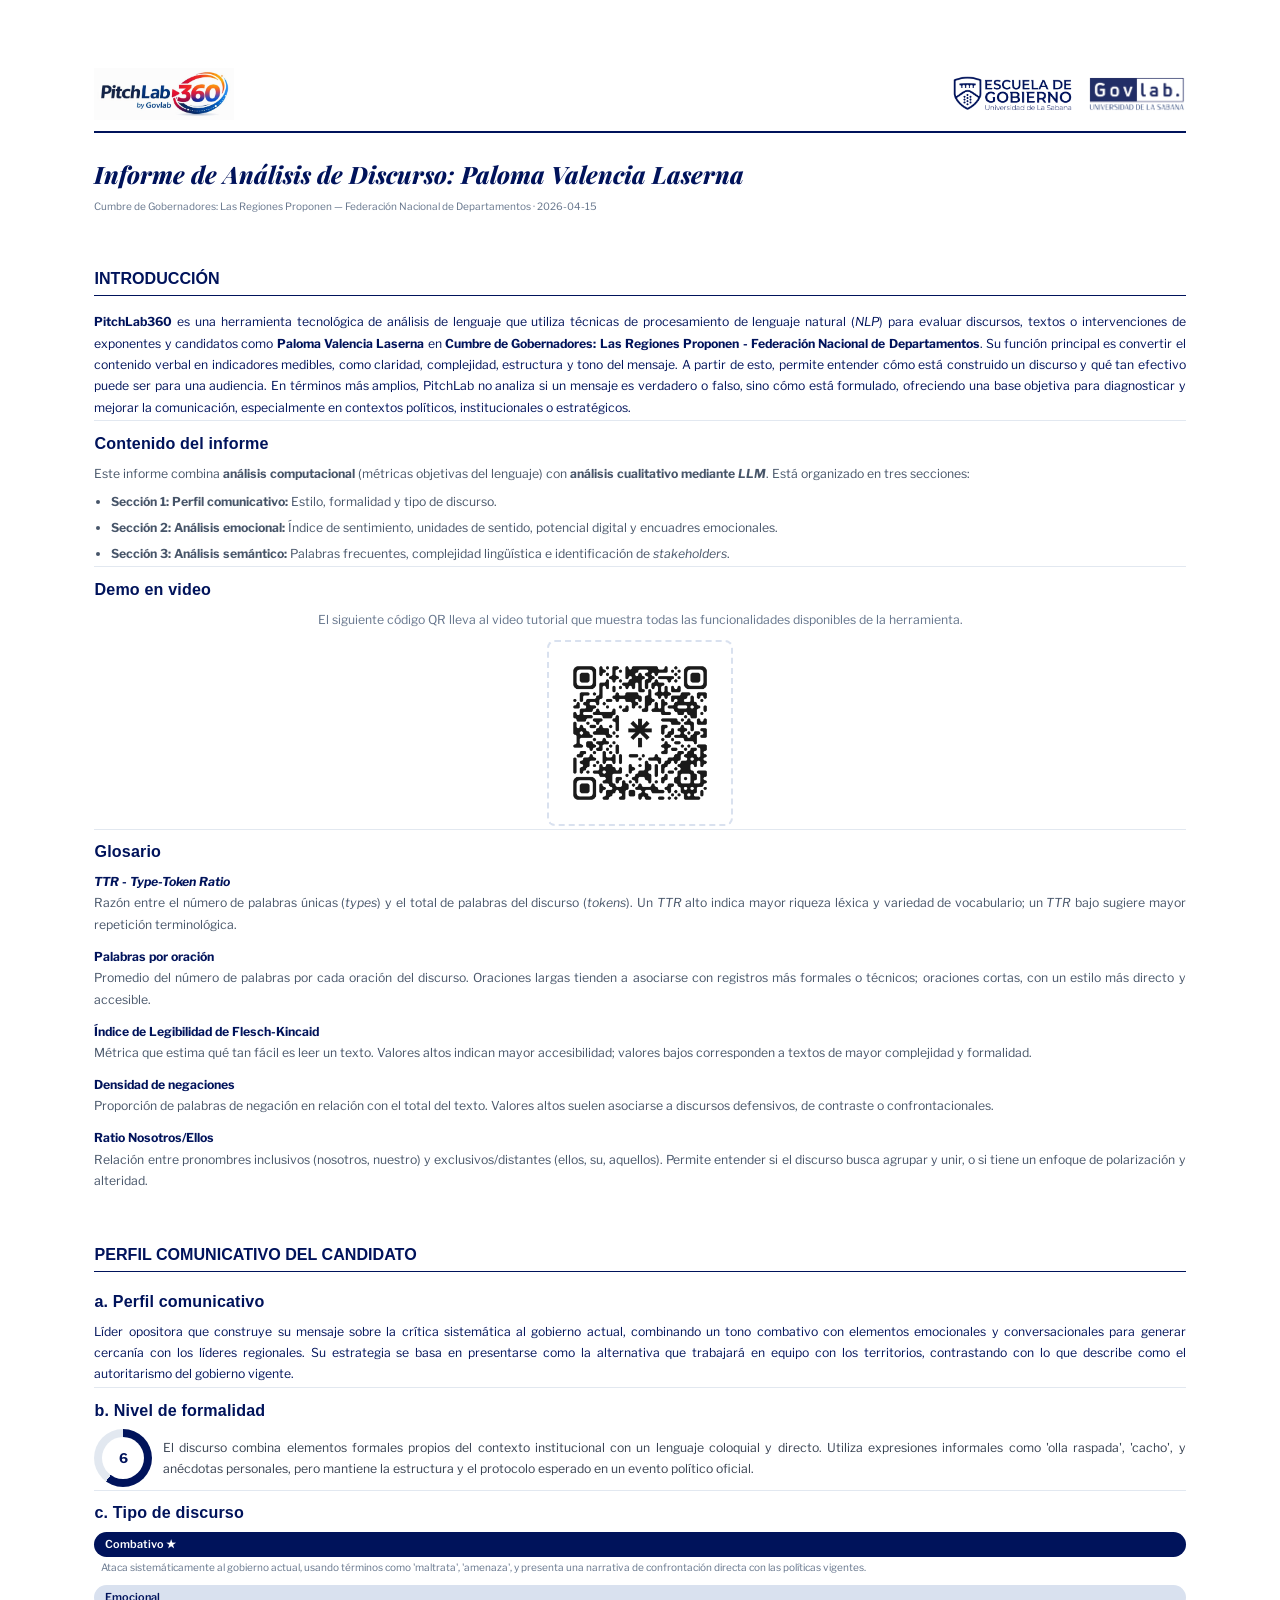
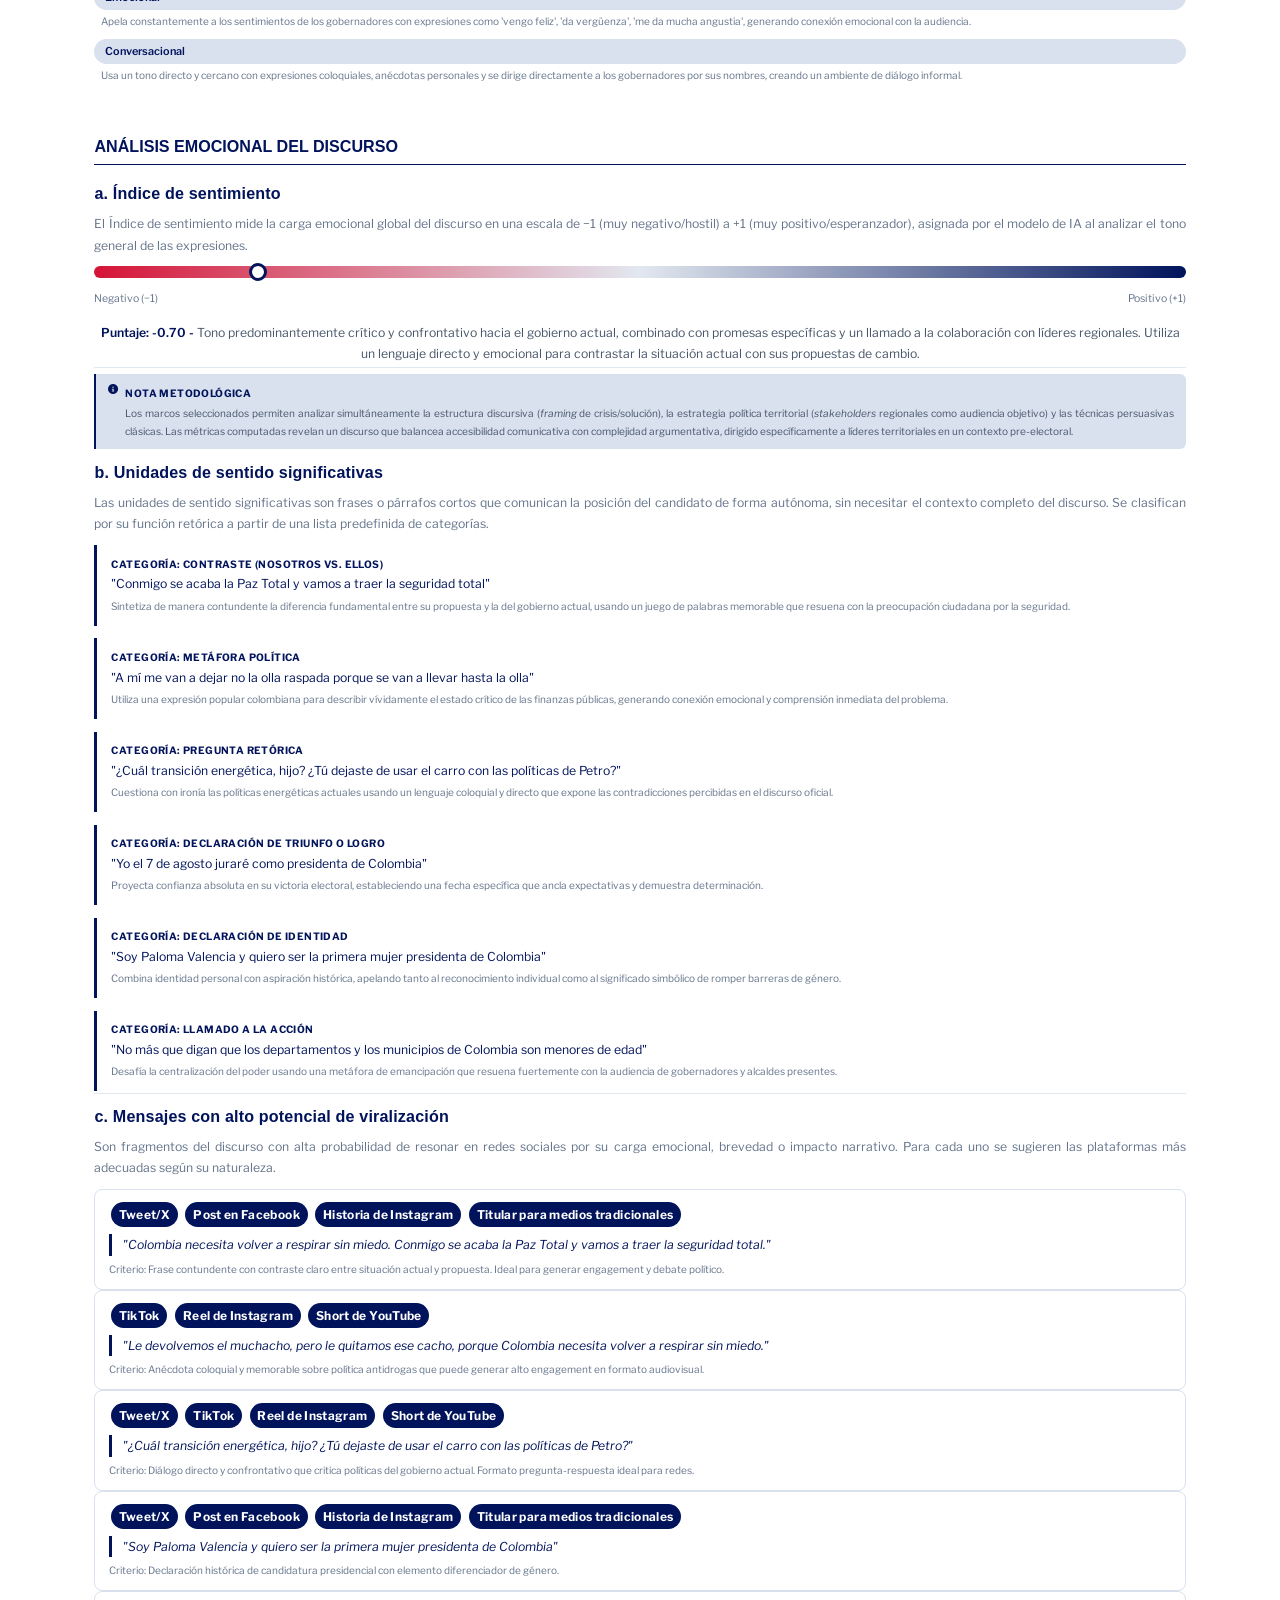
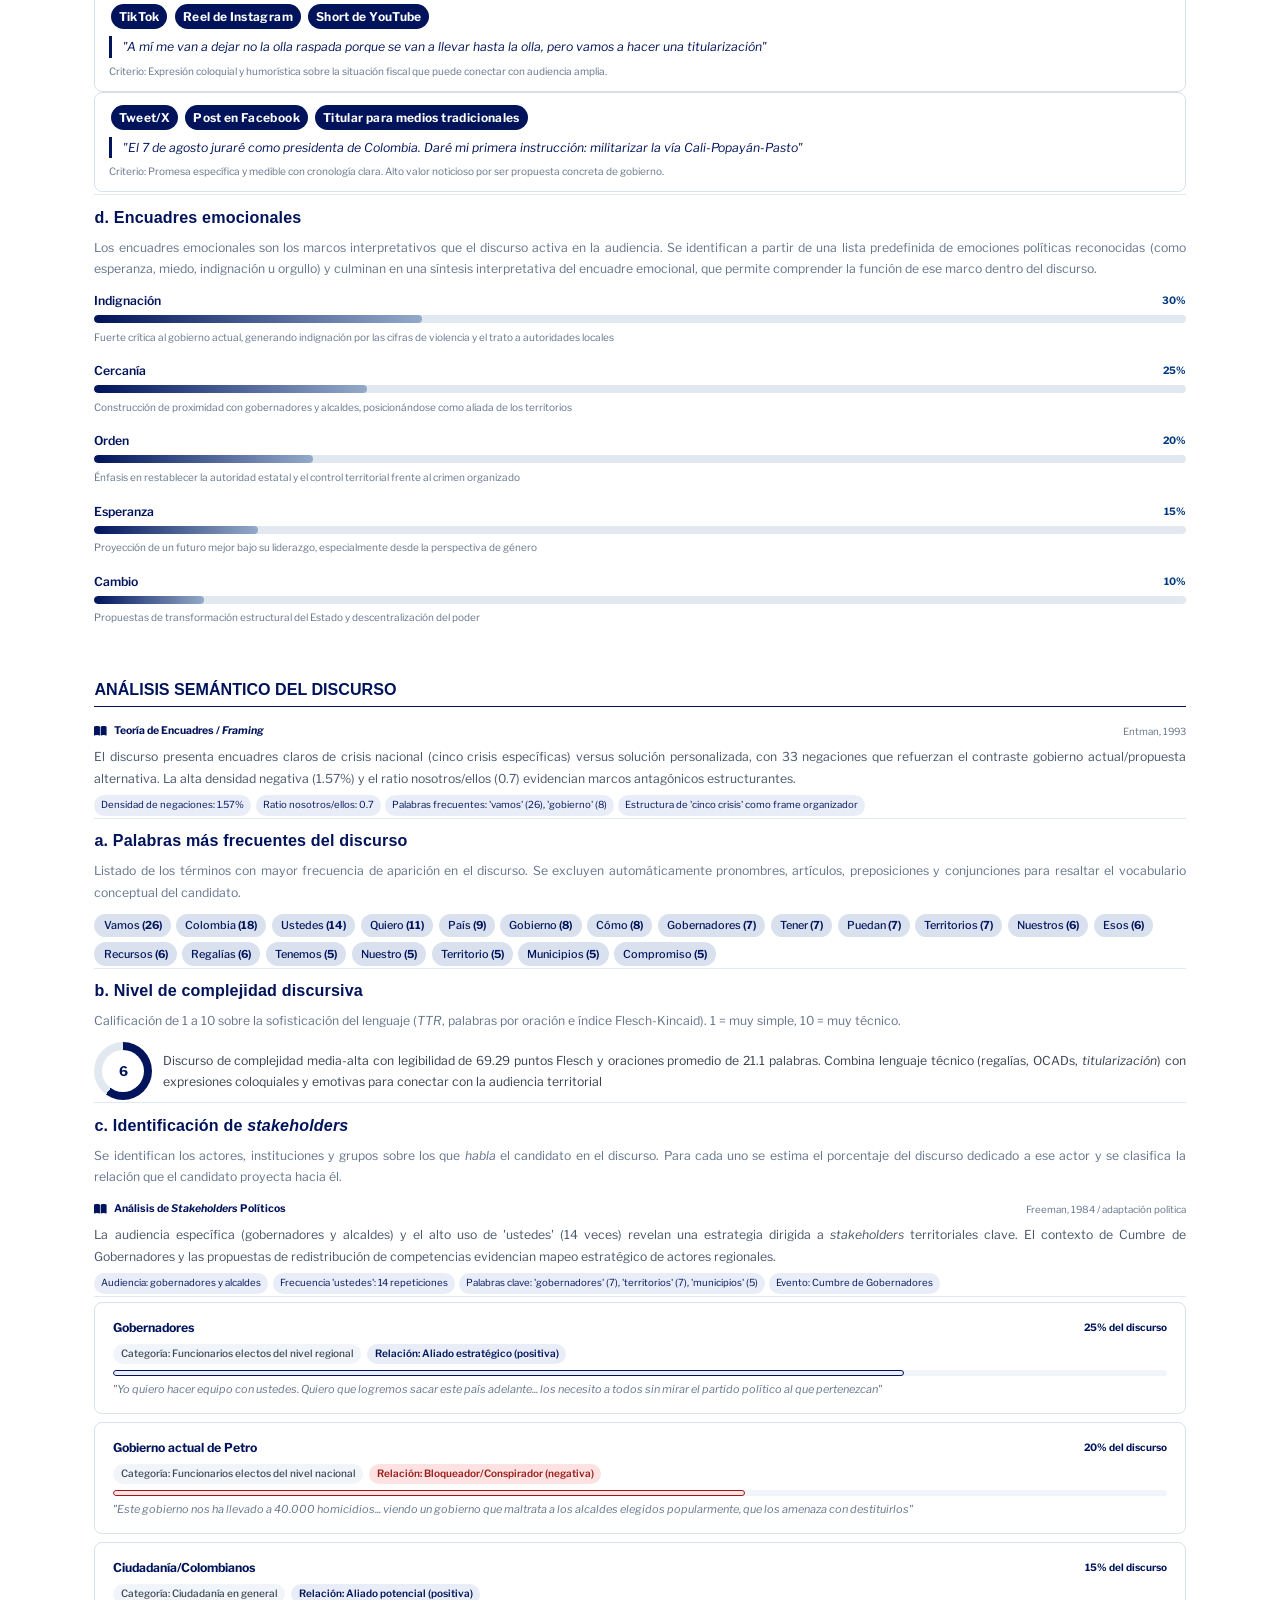
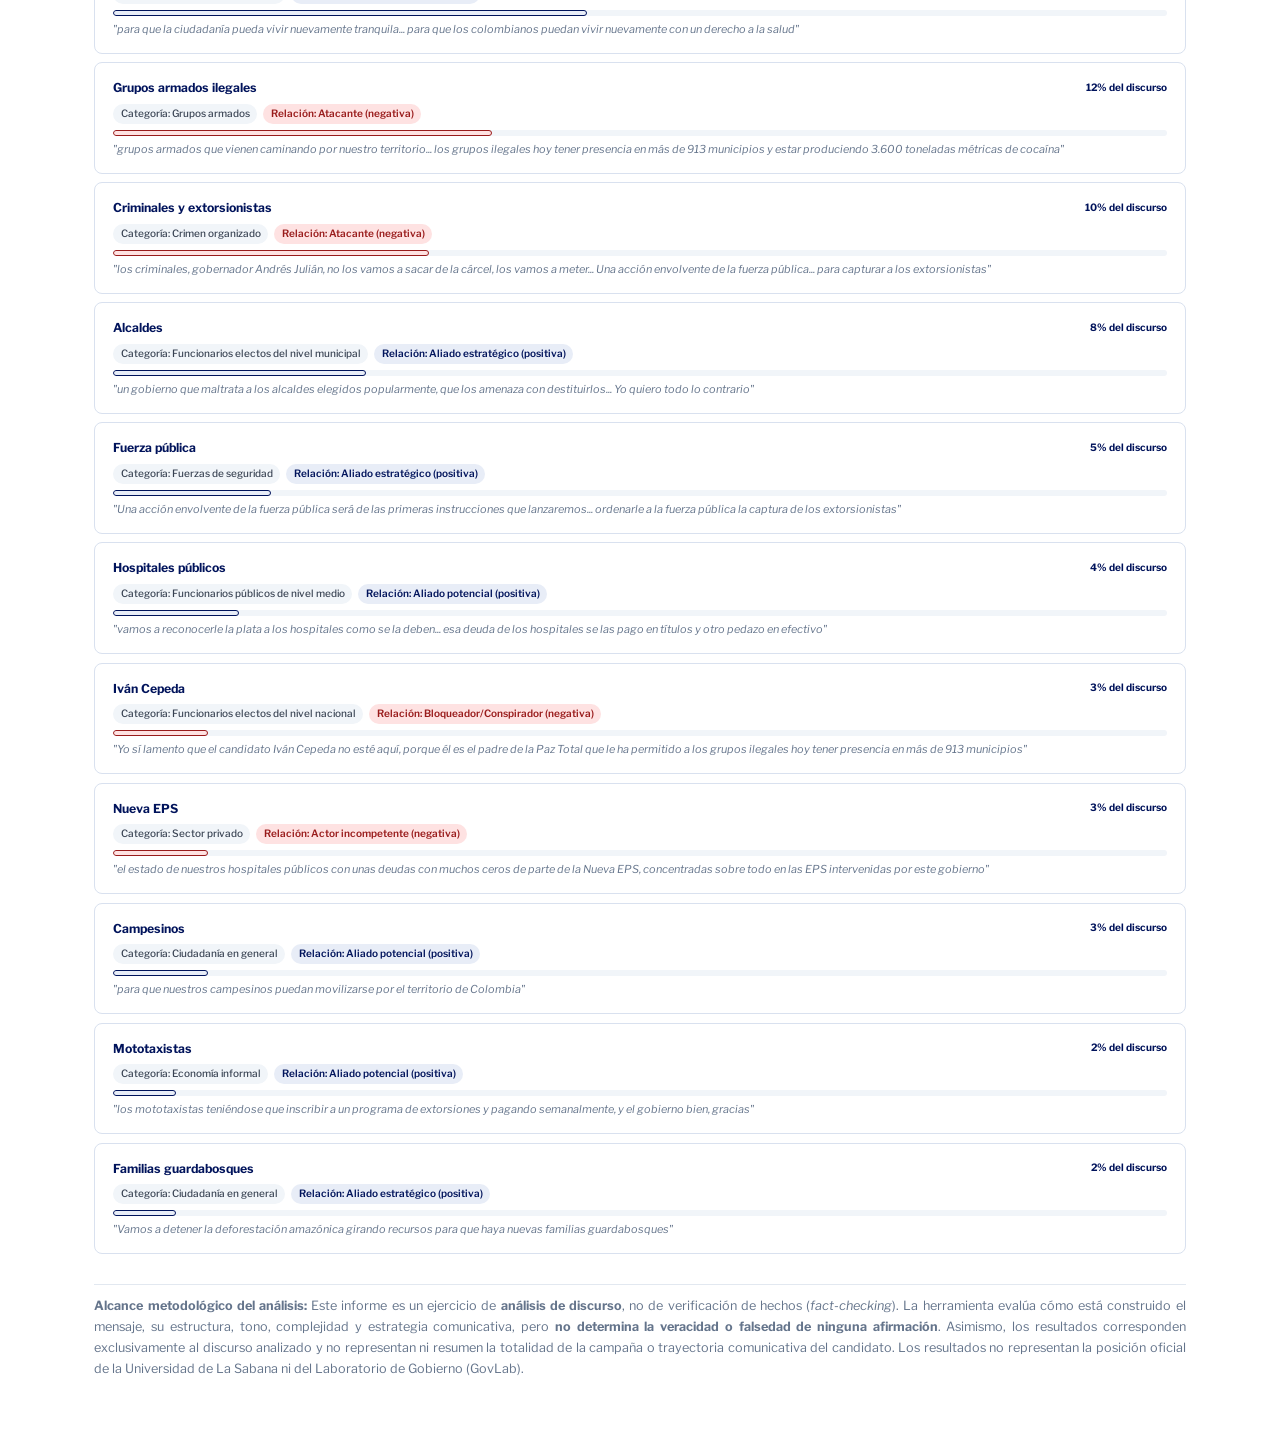
<file: Resultados/Informe_PitchLab360_Paloma_Valencia_Laserna_2026-04-15.html>
<!DOCTYPE html>
<html lang="es">

<head>
    <meta charset="UTF-8">
    <title>Informe PitchLab360 — Paloma Valencia Laserna</title>
    <link rel="preconnect" href="https://fonts.googleapis.com">
    <link
        href="https://fonts.googleapis.com/css2?family=Playfair+Display:ital,wght@0,700;0,800;1,700&family=Libre+Franklin:ital,wght@0,300;0,400;0,500;0,600;0,700;0,800;1,400&display=swap"
        rel="stylesheet">
    <link href="https://api.fontshare.com/v2/css?f[]=cabinet-grotesk@400,500,700&display=swap" rel="stylesheet">
    <link rel="stylesheet" href="https://cdnjs.cloudflare.com/ajax/libs/font-awesome/6.5.0/css/all.min.css">
    <link rel="stylesheet" href="../static/style.css">
    <style>
        :root {
            --fs-sm: 0.72rem;
            --fs-md: 0.875rem;
            --fs-lg: 1.15rem;
            --lh: 1.75;
            --font-display: 'Publico Banner', 'Playfair Display', serif;
            --font-main: 'Libre Franklin', sans-serif;
            --font-label: 'Cabinet Grotesk', sans-serif;
            --c-blue-dark: #00135B;
            --c-blue-light: #00387D;
            --c-blue-soft: #93AAC9;
            --c-blue-tint: #D9E1EF;
            --text-primary: #00135B;
            --text-secondary: #374151;
            --text-muted: #64748b;
            --border-color: #D9E1EF;
        }

        html {
            font-size: 13pt;
        }

        html,
        body {
            background: #fff !important;
            color: #00135B !important;
            font-family: 'Libre Franklin', sans-serif !important;
            font-size: var(--fs-md) !important;
            line-height: var(--lh) !important;
            text-align: justify !important;
            padding: 0 !important;
            margin: 0 !important;
            overflow: visible !important;
            height: auto !important;
        }

        @page {
            size: A4;
            margin: 0;
            /* 0 elimina URL/fecha/hora del navegador */
        }

        * {
            -webkit-print-color-adjust: exact !important;
            print-color-adjust: exact !important;
        }

        /* Tabla que genera márgenes consistentes en cada página (thead/tfoot se repiten) */
        #pv-margin-table {
            width: 100%;
            border-collapse: collapse;
            border-spacing: 0;
        }

        #pv-margin-top,
        #pv-margin-bottom {
            height: 1.8cm;
        }

        #pv-root {
            display: block;
            padding: 0 2.5cm;
            max-width: 100%;
        }

        .pv-header-logos {
            display: flex;
            justify-content: space-between;
            align-items: center;
            border-bottom: 2px solid #00135B;
            padding-bottom: 0.8rem;
            margin-bottom: 1.4rem;
        }

        .pv-logo-main {
            height: 52px;
            width: auto;
        }

        .pv-logos-secondary {
            display: flex;
            gap: 1rem;
            align-items: center;
        }

        .pv-logo-sub {
            height: 36px;
            width: auto;
        }

        #pv-root h1 {
            font-size: 18pt;
            font-family: 'Publico Banner', 'Playfair Display', serif;
            font-style: italic;
            font-weight: 800;
            color: #00135B;
            margin-bottom: 0.2rem;
        }

        .pv-meta {
            font-size: var(--fs-sm);
            color: #64748b;
            margin-bottom: 1.6rem;
            line-height: var(--lh);
            font-family: 'Libre Franklin', sans-serif;
        }

        .pv-section {
            margin-bottom: 1.4rem;
            padding-top: 0.6cm;
            border: none !important;
            border-radius: 0;
            overflow: visible;
            break-inside: auto;
        }

        .pv-section-hdr {
            background: none !important;
            padding: 0.25rem 0;
            font-family: 'Cabinet Grotesk', sans-serif;
            font-weight: 700;
            font-size: var(--fs-lg) !important;
            color: #00135B;
            border: none !important;
            border-bottom: 1.5px solid #00135B !important;
            text-transform: uppercase;
            margin-bottom: 0.6rem;
            break-after: avoid;
        }

        .pv-section-body {
            padding: 0.3rem 0 0 0;
            line-height: var(--lh);
            text-align: justify;
        }

        /* Elementos que no deben justificarse */
        .pv-header-logos,
        .pv-meta,
        .phrase-type,
        .phrase-just,
        .word-freq-chips,
        .word-freq-chip,
        .platform-badge,
        .emotion-header,
        .stakeholder-header,
        .stakeholder-meta,
        .gauge-circle,
        .gauge-val,
        .tone-bar-container,
        .discourse-type-tag,
        .tag {
            text-align: left !important;
        }

        /* Titulo de tarjeta (item) - Cabinet Grotesk, tamano lg, color UniSabana */
        .result-card-title {
            font-size: var(--fs-lg) !important;
            font-family: 'Cabinet Grotesk', sans-serif !important;
            font-weight: 700 !important;
            color: #00135B !important;
            text-align: left !important;
            margin-bottom: 0.4rem !important;
        }

        /* Contenido en tarjetas - tamano md (excluye titulos) */
        .result-card>div:not(.result-card-title),
        .result-card>p,
        .gauge-text,
        .phrase-item,
        .digital-text,
        .emotion-name,
        .factcheck-item,
        .risk-item .risk-frag,
        .pv-section-body>p {
            font-size: var(--fs-md) !important;
            line-height: var(--lh) !important;
        }

        /* Etiquetas, notas - tamano sm */
        .phrase-type,
        .phrase-just,
        .digital-reason,
        .emotion-pct,
        .fc-reason,
        .risk-desc,
        .stakeholder-pct,
        .stakeholder-category,
        .discourse-type-just,
        .stat-label {
            font-size: var(--fs-sm) !important;
        }

        .result-card {
            break-inside: avoid;
            page-break-inside: avoid;
            margin-bottom: 0.4rem;
            border: none !important;
            background: none !important;
            padding: 0.15rem 0 !important;
            border-bottom: 0.5px solid #e2e8f0 !important;
            border-radius: 0 !important;
        }

        .result-card:last-child {
            border-bottom: none !important;
        }

        /* La tarjeta de frases memorables sí puede cortarse entre páginas;
     cada recuadro individual permanece indivisible */
        .result-card:has(.phrase-list) {
            break-inside: auto !important;
            page-break-inside: auto !important;
        }

        .result-card:has(.phrase-list) .phrase-list {
            break-inside: auto !important;
        }

        .phrase-item {
            break-inside: avoid !important;
            page-break-inside: avoid !important;
        }

        /* Lo mismo para mensajes con potencial de viralización */
        .result-card:has(.digital-item) {
            break-inside: auto !important;
            page-break-inside: auto !important;
        }

        .digital-item {
            break-inside: avoid !important;
            page-break-inside: avoid !important;
        }

        /* Lo mismo para encuadres emocionales */
        .result-card:has(.emotion-list) {
            break-inside: auto !important;
            page-break-inside: auto !important;
        }

        .result-card:has(.emotion-list) .emotion-list {
            break-inside: auto !important;
        }

        .emotion-row {
            break-inside: avoid !important;
            page-break-inside: avoid !important;
        }

        /* Análisis Semántico — stakeholders y palabras frecuentes */
        .result-card:has(.stakeholder-item) {
            break-inside: auto !important;
            page-break-inside: auto !important;
        }

        .stakeholder-item {
            break-inside: avoid !important;
            page-break-inside: avoid !important;
        }

        .result-card:has(.word-freq-chips) {
            break-inside: auto !important;
            page-break-inside: auto !important;
        }

        .gauge-circle,
        .gauge-row,
        .tone-bar-container,
        .tone-track,
        .bar-row,
        .bar-track,
        .emotion-track,
        .stakeholder-item,
        .phrase-item,
        .digital-item,
        .word-freq-chips,
        .mini-marco-card,
        .nota-metodologica {
            break-inside: avoid;
            page-break-inside: avoid;
        }

        .pv-section-hdr,
        .result-card-title {
            break-after: avoid;
            page-break-after: avoid;
        }

        .tone-track {
            background: linear-gradient(to right, #d51437, #e2e8f0, #00135B) !important;
            border-radius: 99px;
            height: 12px;
            width: 100%;
            position: relative;
        }

        .tone-thumb {
            position: absolute;
            width: 18px;
            height: 18px;
            border-radius: 50%;
            background: white !important;
            border: 3px solid #00135B !important;
            top: 50%;
            transform: translate(-50%, -50%);
        }

        .stakeholder-track {
            display: block !important;
            background: #f1f5f9 !important;
            border-radius: 999px;
            height: 6px;
            overflow: hidden;
            margin-top: 0.3rem;
        }

        .stakeholder-fill {
            height: 100%;
            border-radius: 999px;
        }

        .platform-badge {
            display: inline-block;
            font-size: 9pt;
            border-radius: 999px;
            padding: 0.15rem 0.55rem;
            margin: 0.1rem;
        }

        .metrics-help-box,
        .res-toggle,
        button {
            display: none !important;
        }

        .pv-disclaimer {
            margin-top: 2rem;
            padding-top: 0.8rem;
            border-top: 1px solid #e2e8f0;
            font-size: 9.5pt;
            color: #64748b;
            line-height: 1.65;
            text-align: justify;
        }

        /* === Armonización tipográfica ===
     Normaliza los tamaños rem del sidebar a pt coherentes en impresión.
     También unifica los colores de texto secundario. */
        /* Colores unificados */
        *[style*="text-muted"] {
            color: #64748b !important;
        }

        *[style*="text-secondary"] {
            color: #475569 !important;
        }

        *[style*="c-blue-dark"] {
            color: #00135B !important;
        }

        /* Texto generado por LLM: interlineado consistente */
        .result-card>div[style] {
            line-height: var(--lh) !important;
        }
    </style>
</head>

<body>
    <table id="pv-margin-table">
        <thead>
            <tr>
                <td id="pv-margin-top"></td>
            </tr>
        </thead>
        <tfoot>
            <tr>
                <td id="pv-margin-bottom"></td>
            </tr>
        </tfoot>
        <tbody>
            <tr>
                <td>
                    <div id="pv-root">
                        <div class="pv-header-logos">
                            <img src="../assets/PitchLab360.jpg" class="pv-logo-main"
                                onerror="this.style.display='none'">
                            <div class="pv-logos-secondary">
                                <img src="../assets/Universidad de la Sabana.png" class="pv-logo-sub"
                                    onerror="this.style.display='none'">
                                <img src="../assets/Govlab.png" class="pv-logo-sub" onerror="this.style.display='none'">
                            </div>
                        </div>
                        <h1>Informe de Análisis de Discurso: Paloma Valencia Laserna</h1>
                        <div class="pv-meta">Cumbre de Gobernadores: Las Regiones Proponen — Federación Nacional de
                            Departamentos · 2026-04-15</div>

                        <div class="pv-section">
                            <div class="pv-section-hdr">INTRODUCCIÓN</div>
                            <div class="pv-section-body">
                                <div class="result-card intro-catchy-card">
                                    <p
                                        style="font-size:var(--fs-md);color:var(--c-blue-dark);line-height:var(--lh);margin:0">
                                        <strong> PitchLab360 </strong>es una herramienta tecnológica de análisis de
                                        lenguaje que utiliza técnicas de procesamiento de lenguaje natural
                                        (<em>NLP</em>) para evaluar discursos, textos o intervenciones de exponentes y
                                        candidatos como <strong>Paloma Valencia Laserna</strong> en <strong>Cumbre de
                                            Gobernadores: Las Regiones Proponen - Federación Nacional de
                                            Departamentos</strong>. Su función principal es convertir el contenido
                                        verbal en indicadores medibles, como claridad, complejidad, estructura y tono
                                        del mensaje. A partir de esto, permite entender cómo está construido un discurso
                                        y qué tan efectivo puede ser para una audiencia. En términos más amplios,
                                        PitchLab no analiza si un mensaje es verdadero o falso, sino cómo está
                                        formulado, ofreciendo una base objetiva para diagnosticar y mejorar la
                                        comunicación, especialmente en contextos políticos, institucionales o
                                        estratégicos.
                                    </p>
                                </div>
                                <div class="result-card">
                                    <div class="result-card-title">Contenido del informe</div>
                                    <div
                                        style="font-size:var(--fs-md);color:var(--text-secondary);line-height:var(--lh)">
                                        <p>Este informe combina <strong>análisis computacional</strong> (métricas
                                            objetivas del lenguaje) con <strong>análisis cualitativo mediante
                                                <em>LLM</em></strong>. Está organizado en tres secciones:</p>
                                        <ul
                                            style="margin:0.5rem 0 0 1.2rem;display:flex;flex-direction:column;gap:0.3rem">
                                            <li><strong>Sección 1: Perfil comunicativo:</strong> Estilo, formalidad y
                                                tipo de discurso.</li>
                                            <li><strong>Sección 2: Análisis emocional:</strong> Índice de sentimiento,
                                                unidades de sentido, potencial digital y encuadres emocionales.</li>
                                            <li><strong>Sección 3: Análisis semántico:</strong> Palabras frecuentes,
                                                complejidad lingüística e identificación de <em>stakeholders</em>.</li>
                                        </ul>
                                    </div>
                                </div>
                                <div class="result-card" style="text-align:center">
                                    <div class="result-card-title">Demo en video</div>
                                    <div style="font-size:var(--fs-sm);color:var(--text-muted);margin-bottom:0.75rem">El
                                        siguiente código QR lleva al video tutorial que muestra todas las
                                        funcionalidades disponibles de la herramienta.</div>
                                    <div class="qr-placeholder">
                                        <img src="../assets/QR.png" alt="QR Video Tutorial PitchLab360"
                                            style="width:140px;height:140px;object-fit:contain"
                                            onerror="this.style.display='none'">
                                    </div>
                                </div>
                                <div class="result-card">
                                    <div class="result-card-title">Glosario</div>
                                    <div
                                        style="font-size:var(--fs-md);color:var(--text-secondary);line-height:var(--lh);display:flex;flex-direction:column;gap:0.75rem">
                                        <div>
                                            <strong style="color:var(--c-blue-dark)"><em>TTR</em> - <em>Type-Token
                                                    Ratio</em></strong><br>
                                            Razón entre el número de palabras únicas (<em>types</em>) y el total de
                                            palabras del discurso (<em>tokens</em>). Un <em>TTR</em> alto indica mayor
                                            riqueza léxica y variedad de vocabulario; un <em>TTR</em> bajo sugiere mayor
                                            repetición terminológica.
                                        </div>
                                        <div>
                                            <strong style="color:var(--c-blue-dark)">Palabras por oración</strong><br>
                                            Promedio del número de palabras por cada oración del discurso. Oraciones
                                            largas tienden a asociarse con registros más formales o técnicos; oraciones
                                            cortas, con un estilo más directo y accesible.
                                        </div>
                                        <div>
                                            <strong style="color:var(--c-blue-dark)">Índice de Legibilidad de
                                                Flesch-Kincaid</strong><br>
                                            Métrica que estima qué tan fácil es leer un texto. Valores altos indican
                                            mayor accesibilidad; valores bajos corresponden a textos de mayor
                                            complejidad y formalidad.
                                        </div>
                                        <div>
                                            <strong style="color:var(--c-blue-dark)">Densidad de negaciones</strong><br>
                                            Proporción de palabras de negación en relación con el total del texto.
                                            Valores altos suelen asociarse a discursos defensivos, de contraste o
                                            confrontacionales.
                                        </div>
                                        <div>
                                            <strong style="color:var(--c-blue-dark)">Ratio Nosotros/Ellos</strong><br>
                                            Relación entre pronombres inclusivos (nosotros, nuestro) y
                                            exclusivos/distantes (ellos, su, aquellos). Permite entender si el discurso
                                            busca agrupar y unir, o si tiene un enfoque de polarización y alteridad.
                                        </div>
                                    </div>
                                </div>
                            </div>
                        </div>
                        <div class="pv-section">
                            <div class="pv-section-hdr">PERFIL COMUNICATIVO DEL CANDIDATO</div>
                            <div class="pv-section-body">
                                <div class="result-card">
                                    <div class="result-card-title">a. Perfil comunicativo</div>
                                    <div style="font-size:var(--fs-md);color:var(--c-blue-dark);line-height:var(--lh)">
                                        Líder opositora que construye su mensaje sobre la crítica sistemática al
                                        gobierno actual, combinando un tono combativo con elementos emocionales y
                                        conversacionales para generar cercanía con los líderes regionales. Su estrategia
                                        se basa en presentarse como la alternativa que trabajará en equipo con los
                                        territorios, contrastando con lo que describe como el autoritarismo del gobierno
                                        vigente.</div>
                                </div>
                                <div class="result-card">
                                    <div class="result-card-title">b. Nivel de formalidad</div>
                                    <div class="score-gauge">
                                        <div class="gauge-circle" style="--pct:60%"><span class="gauge-val">6</span>
                                        </div>
                                        <div class="gauge-text">El discurso combina elementos formales propios del
                                            contexto institucional con un lenguaje coloquial y directo. Utiliza
                                            expresiones informales como 'olla raspada', 'cacho', y anécdotas personales,
                                            pero mantiene la estructura y el protocolo esperado en un evento político
                                            oficial.</div>
                                    </div>
                                </div>
                                <div class="result-card">
                                    <div class="result-card-title">c. Tipo de discurso</div>
                                    <div style="display:flex;flex-direction:column;gap:0.6rem">
                                        <div class="discourse-type-tag dominant">
                                            <span class="tag tag-purple">Combativo ★</span>
                                            <div class="discourse-type-just">Ataca sistemáticamente al gobierno actual,
                                                usando términos como 'maltrata', 'amenaza', y presenta una narrativa de
                                                confrontación directa con las políticas vigentes.</div>
                                        </div>
                                        <div class="discourse-type-tag ">
                                            <span class="tag tag-purple">Emocional</span>
                                            <div class="discourse-type-just">Apela constantemente a los sentimientos de
                                                los gobernadores con expresiones como 'vengo feliz', 'da vergüenza', 'me
                                                da mucha angustia', generando conexión emocional con la audiencia.</div>
                                        </div>
                                        <div class="discourse-type-tag ">
                                            <span class="tag tag-purple">Conversacional</span>
                                            <div class="discourse-type-just">Usa un tono directo y cercano con
                                                expresiones coloquiales, anécdotas personales y se dirige directamente a
                                                los gobernadores por sus nombres, creando un ambiente de diálogo
                                                informal.</div>
                                        </div>
                                    </div>
                                </div>
                            </div>
                        </div>
                        <div class="pv-section">
                            <div class="pv-section-hdr">ANÁLISIS EMOCIONAL DEL DISCURSO</div>
                            <div class="pv-section-body">
                                <div class="result-card">
                                    <div class="result-card-title">a. Índice de sentimiento</div>
                                    <div style="font-size:var(--fs-sm);color:var(--text-muted);margin-bottom:0.75rem">
                                        El Índice de sentimiento mide la carga emocional global del discurso en una
                                        escala de −1 (muy negativo/hostil) a +1 (muy positivo/esperanzador), asignada
                                        por el modelo de IA al analizar el tono general de las expresiones.
                                    </div>
                                    <div class="tone-bar-container">
                                        <div class="tone-track">
                                            <div class="tone-thumb" style="left:15%"></div>
                                        </div>
                                        <div
                                            style="display:flex;justify-content:space-between;font-size:0.75rem;color:var(--text-muted);margin-top:0.3rem">
                                            <span>Negativo (−1)</span>
                                            <span>Positivo (+1)</span>
                                        </div>
                                        <div
                                            style="text-align:center;margin-top:0.5rem;font-size:var(--fs-md);font-weight:600;color:var(--c-blue-dark)">
                                            Puntaje: -0.70 - <span
                                                style="font-weight:400;color:var(--text-secondary)">Tono
                                                predominantemente crítico y confrontativo hacia el gobierno actual,
                                                combinado con promesas específicas y un llamado a la colaboración con
                                                líderes regionales. Utiliza un lenguaje directo y emocional para
                                                contrastar la situación actual con sus propuestas de cambio.</span>
                                        </div>
                                    </div>
                                </div>

                                <div
                                    style="display:flex;align-items:flex-start;gap:0.5rem;padding:0.6rem 0.85rem;background:var(--c-blue-tint);border-left:2px solid var(--c-blue-dark);border-radius:0 6px 6px 0;margin-bottom:0.5rem">
                                    <i class="fa-solid fa-circle-info"
                                        style="color:var(--c-blue-dark);font-size:var(--fs-sm);margin-top:0.15rem;flex-shrink:0"></i>
                                    <div>
                                        <span
                                            style="font-size:var(--fs-sm);font-weight:700;color:var(--c-blue-dark);text-transform:uppercase;letter-spacing:0.04em">Nota
                                            metodológica</span>
                                        <p
                                            style="font-size:var(--fs-sm);color:var(--text-secondary);line-height:var(--lh);margin:0.15rem 0 0">
                                            Los marcos seleccionados permiten analizar simultáneamente la estructura
                                            discursiva (<em>framing</em> de crisis/solución), la estrategia política
                                            territorial (<em>stakeholders</em> regionales como audiencia objetivo) y las
                                            técnicas persuasivas clásicas. Las métricas computadas revelan un discurso
                                            que balancea accesibilidad comunicativa con complejidad argumentativa,
                                            dirigido específicamente a líderes territoriales en un contexto
                                            pre-electoral.</p>
                                    </div>
                                </div>
                                <div class="result-card">
                                    <div class="result-card-title">b. Unidades de sentido significativas</div>
                                    <div style="font-size:var(--fs-sm);color:var(--text-muted);margin-bottom:0.75rem">
                                        Las unidades de sentido significativas son frases o párrafos cortos que
                                        comunican la posición del candidato de forma autónoma, sin necesitar el contexto
                                        completo del discurso. Se clasifican por su función retórica a partir de una
                                        lista predefinida de categorías.
                                    </div>
                                    <div class="phrase-list">

                                        <div class="phrase-item">
                                            <div class="phrase-type">Categoría: Contraste (nosotros vs. ellos)</div>
                                            <div>"Conmigo se acaba la Paz Total y vamos a traer la seguridad total"
                                            </div>
                                            <div class="phrase-just">Sintetiza de manera contundente la diferencia
                                                fundamental entre su propuesta y la del gobierno actual, usando un juego
                                                de palabras memorable que resuena con la preocupación ciudadana por la
                                                seguridad.</div>
                                        </div>
                                        <div class="phrase-item">
                                            <div class="phrase-type">Categoría: Metáfora política</div>
                                            <div>"A mí me van a dejar no la olla raspada porque se van a llevar hasta la
                                                olla"</div>
                                            <div class="phrase-just">Utiliza una expresión popular colombiana para
                                                describir vívidamente el estado crítico de las finanzas públicas,
                                                generando conexión emocional y comprensión inmediata del problema.</div>
                                        </div>
                                        <div class="phrase-item">
                                            <div class="phrase-type">Categoría: Pregunta retórica</div>
                                            <div>"¿Cuál transición energética, hijo? ¿Tú dejaste de usar el carro con
                                                las políticas de Petro?"</div>
                                            <div class="phrase-just">Cuestiona con ironía las políticas energéticas
                                                actuales usando un lenguaje coloquial y directo que expone las
                                                contradicciones percibidas en el discurso oficial.</div>
                                        </div>
                                        <div class="phrase-item">
                                            <div class="phrase-type">Categoría: Declaración de triunfo o logro</div>
                                            <div>"Yo el 7 de agosto juraré como presidenta de Colombia"</div>
                                            <div class="phrase-just">Proyecta confianza absoluta en su victoria
                                                electoral, estableciendo una fecha específica que ancla expectativas y
                                                demuestra determinación.</div>
                                        </div>
                                        <div class="phrase-item">
                                            <div class="phrase-type">Categoría: Declaración de identidad</div>
                                            <div>"Soy Paloma Valencia y quiero ser la primera mujer presidenta de
                                                Colombia"</div>
                                            <div class="phrase-just">Combina identidad personal con aspiración
                                                histórica, apelando tanto al reconocimiento individual como al
                                                significado simbólico de romper barreras de género.</div>
                                        </div>
                                        <div class="phrase-item">
                                            <div class="phrase-type">Categoría: Llamado a la acción</div>
                                            <div>"No más que digan que los departamentos y los municipios de Colombia
                                                son menores de edad"</div>
                                            <div class="phrase-just">Desafía la centralización del poder usando una
                                                metáfora de emancipación que resuena fuertemente con la audiencia de
                                                gobernadores y alcaldes presentes.</div>
                                        </div>
                                    </div>
                                </div>
                                <div class="result-card">
                                    <div class="result-card-title">c. Mensajes con alto potencial de viralización</div>
                                    <div style="font-size:var(--fs-sm);color:var(--text-muted);margin-bottom:0.75rem">
                                        Son fragmentos del discurso con alta probabilidad de resonar en redes sociales
                                        por su carga emocional, brevedad o impacto narrativo. Para cada uno se sugieren
                                        las plataformas más adecuadas según su naturaleza.
                                    </div>
                                    <div class="digital-item">
                                        <div style="display:flex;flex-wrap:wrap;gap:0.35rem;margin-bottom:0.4rem">
                                            <span class="platform-badge">Tweet/X</span><span class="platform-badge">Post
                                                en Facebook</span><span class="platform-badge">Historia de
                                                Instagram</span><span class="platform-badge">Titular para medios
                                                tradicionales</span>
                                        </div>
                                        <div class="digital-text">"Colombia necesita volver a respirar sin miedo.
                                            Conmigo se acaba la Paz Total y vamos a traer la seguridad total."</div>
                                        <div class="digital-reason">Criterio: Frase contundente con contraste claro
                                            entre situación actual y propuesta. Ideal para generar engagement y debate
                                            político.</div>
                                    </div>
                                    <div class="digital-item">
                                        <div style="display:flex;flex-wrap:wrap;gap:0.35rem;margin-bottom:0.4rem">
                                            <span class="platform-badge">TikTok</span><span class="platform-badge">Reel
                                                de Instagram</span><span class="platform-badge">Short de YouTube</span>
                                        </div>
                                        <div class="digital-text">"Le devolvemos el muchacho, pero le quitamos ese
                                            cacho, porque Colombia necesita volver a respirar sin miedo."</div>
                                        <div class="digital-reason">Criterio: Anécdota coloquial y memorable sobre
                                            política antidrogas que puede generar alto engagement en formato
                                            audiovisual.</div>
                                    </div>
                                    <div class="digital-item">
                                        <div style="display:flex;flex-wrap:wrap;gap:0.35rem;margin-bottom:0.4rem">
                                            <span class="platform-badge">Tweet/X</span><span
                                                class="platform-badge">TikTok</span><span class="platform-badge">Reel de
                                                Instagram</span><span class="platform-badge">Short de YouTube</span>
                                        </div>
                                        <div class="digital-text">"¿Cuál transición energética, hijo? ¿Tú dejaste de
                                            usar el carro con las políticas de Petro?"</div>
                                        <div class="digital-reason">Criterio: Diálogo directo y confrontativo que
                                            critica políticas del gobierno actual. Formato pregunta-respuesta ideal para
                                            redes.</div>
                                    </div>
                                    <div class="digital-item">
                                        <div style="display:flex;flex-wrap:wrap;gap:0.35rem;margin-bottom:0.4rem">
                                            <span class="platform-badge">Tweet/X</span><span class="platform-badge">Post
                                                en Facebook</span><span class="platform-badge">Historia de
                                                Instagram</span><span class="platform-badge">Titular para medios
                                                tradicionales</span>
                                        </div>
                                        <div class="digital-text">"Soy Paloma Valencia y quiero ser la primera mujer
                                            presidenta de Colombia"</div>
                                        <div class="digital-reason">Criterio: Declaración histórica de candidatura
                                            presidencial con elemento diferenciador de género.</div>
                                    </div>
                                    <div class="digital-item">
                                        <div style="display:flex;flex-wrap:wrap;gap:0.35rem;margin-bottom:0.4rem">
                                            <span class="platform-badge">TikTok</span><span class="platform-badge">Reel
                                                de Instagram</span><span class="platform-badge">Short de YouTube</span>
                                        </div>
                                        <div class="digital-text">"A mí me van a dejar no la olla raspada porque se van
                                            a llevar hasta la olla, pero vamos a hacer una <em>titularización</em>"
                                        </div>
                                        <div class="digital-reason">Criterio: Expresión coloquial y humorística sobre la
                                            situación fiscal que puede conectar con audiencia amplia.</div>
                                    </div>
                                    <div class="digital-item">
                                        <div style="display:flex;flex-wrap:wrap;gap:0.35rem;margin-bottom:0.4rem">
                                            <span class="platform-badge">Tweet/X</span><span class="platform-badge">Post
                                                en Facebook</span><span class="platform-badge">Titular para medios
                                                tradicionales</span>
                                        </div>
                                        <div class="digital-text">"El 7 de agosto juraré como presidenta de Colombia.
                                            Daré mi primera instrucción: militarizar la vía Cali-Popayán-Pasto"</div>
                                        <div class="digital-reason">Criterio: Promesa específica y medible con
                                            cronología clara. Alto valor noticioso por ser propuesta concreta de
                                            gobierno.</div>
                                    </div>
                                </div>
                                <div class="result-card">
                                    <div class="result-card-title">d. Encuadres emocionales</div>
                                    <div style="font-size:var(--fs-sm);color:var(--text-muted);margin-bottom:0.75rem">
                                        Los encuadres emocionales son los marcos interpretativos que el discurso activa
                                        en la audiencia. Se identifican a partir de una lista predefinida de emociones
                                        políticas reconocidas (como esperanza, miedo, indignación u orgullo) y culminan
                                        en una síntesis interpretativa del encuadre emocional, que permite comprender la
                                        función de ese marco dentro del discurso.
                                    </div>
                                    <div class="emotion-list">

                                        <div class="emotion-row">
                                            <div class="emotion-header">
                                                <span class="emotion-name">Indignación</span>
                                                <span class="emotion-pct">30%</span>
                                            </div>
                                            <div class="emotion-track">
                                                <div class="emotion-fill" style="width:30%"></div>
                                            </div>
                                            <div
                                                style="font-size:var(--fs-sm);color:var(--text-muted);margin-top:0.15rem">
                                                Fuerte crítica al gobierno actual, generando indignación por las cifras
                                                de violencia y el trato a autoridades locales</div>
                                        </div>
                                        <div class="emotion-row">
                                            <div class="emotion-header">
                                                <span class="emotion-name">Cercanía</span>
                                                <span class="emotion-pct">25%</span>
                                            </div>
                                            <div class="emotion-track">
                                                <div class="emotion-fill" style="width:25%"></div>
                                            </div>
                                            <div
                                                style="font-size:var(--fs-sm);color:var(--text-muted);margin-top:0.15rem">
                                                Construcción de proximidad con gobernadores y alcaldes, posicionándose
                                                como aliada de los territorios</div>
                                        </div>
                                        <div class="emotion-row">
                                            <div class="emotion-header">
                                                <span class="emotion-name">Orden</span>
                                                <span class="emotion-pct">20%</span>
                                            </div>
                                            <div class="emotion-track">
                                                <div class="emotion-fill" style="width:20%"></div>
                                            </div>
                                            <div
                                                style="font-size:var(--fs-sm);color:var(--text-muted);margin-top:0.15rem">
                                                Énfasis en restablecer la autoridad estatal y el control territorial
                                                frente al crimen organizado</div>
                                        </div>
                                        <div class="emotion-row">
                                            <div class="emotion-header">
                                                <span class="emotion-name">Esperanza</span>
                                                <span class="emotion-pct">15%</span>
                                            </div>
                                            <div class="emotion-track">
                                                <div class="emotion-fill" style="width:15%"></div>
                                            </div>
                                            <div
                                                style="font-size:var(--fs-sm);color:var(--text-muted);margin-top:0.15rem">
                                                Proyección de un futuro mejor bajo su liderazgo, especialmente desde la
                                                perspectiva de género</div>
                                        </div>
                                        <div class="emotion-row">
                                            <div class="emotion-header">
                                                <span class="emotion-name">Cambio</span>
                                                <span class="emotion-pct">10%</span>
                                            </div>
                                            <div class="emotion-track">
                                                <div class="emotion-fill" style="width:10%"></div>
                                            </div>
                                            <div
                                                style="font-size:var(--fs-sm);color:var(--text-muted);margin-top:0.15rem">
                                                Propuestas de transformación estructural del Estado y descentralización
                                                del poder</div>
                                        </div>
                                    </div>
                                </div>
                            </div>
                        </div>
                        <div class="pv-section">
                            <div class="pv-section-hdr">ANÁLISIS SEMÁNTICO DEL DISCURSO</div>
                            <div class="pv-section-body">
                                <div class="result-card"
                                    style="border-left:3px solid var(--c-blue-dark);background:var(--c-blue-tint)">
                                    <div style="display:flex;align-items:center;gap:0.5rem;margin-bottom:0.4rem">
                                        <i class="fa-solid fa-book-open"
                                            style="color:var(--c-blue-dark);font-size:0.8rem"></i>
                                        <span style="font-size:0.75rem;font-weight:700;color:var(--c-blue-dark)">Teoría
                                            de Encuadres / <em>Framing</em></span>
                                        <span style="font-size:0.7rem;color:var(--text-muted);margin-left:auto">Entman,
                                            1993</span>
                                    </div>
                                    <p
                                        style="font-size:var(--fs-md);color:var(--text-secondary);line-height:var(--lh);margin:0 0 0.4rem">
                                        El discurso presenta encuadres claros de crisis nacional (cinco crisis
                                        específicas) versus solución personalizada, con 33 negaciones que refuerzan el
                                        contraste gobierno actual/propuesta alternativa. La alta densidad negativa
                                        (1.57%) y el ratio nosotros/ellos (0.7) evidencian marcos antagónicos
                                        estructurantes.</p>
                                    <div style="display:flex;flex-wrap:wrap;gap:0.3rem">
                                        <span
                                            style="font-size:0.69rem;background:#e8edf7;color:var(--c-blue-dark);padding:0.15rem 0.5rem;border-radius:999px">Densidad
                                            de negaciones: 1.57%</span><span
                                            style="font-size:0.69rem;background:#e8edf7;color:var(--c-blue-dark);padding:0.15rem 0.5rem;border-radius:999px">Ratio
                                            nosotros/ellos: 0.7</span><span
                                            style="font-size:0.69rem;background:#e8edf7;color:var(--c-blue-dark);padding:0.15rem 0.5rem;border-radius:999px">Palabras
                                            frecuentes: 'vamos' (26), 'gobierno' (8)</span><span
                                            style="font-size:0.69rem;background:#e8edf7;color:var(--c-blue-dark);padding:0.15rem 0.5rem;border-radius:999px">Estructura
                                            de 'cinco crisis' como frame organizador</span>
                                    </div>
                                </div>
                                <div class="result-card">
                                    <div class="result-card-title">a. Palabras más frecuentes del discurso</div>
                                    <div style="font-size:0.82rem;color:var(--text-muted);margin-bottom:0.75rem">
                                        Listado de los términos con mayor frecuencia de aparición en el discurso. Se
                                        excluyen automáticamente pronombres, artículos, preposiciones y conjunciones
                                        para resaltar el vocabulario conceptual del candidato.
                                    </div>
                                    <div class="word-freq-chips">
                                        <span class="word-freq-chip">Vamos <b>(26)</b></span><span
                                            class="word-freq-chip">Colombia <b>(18)</b></span><span
                                            class="word-freq-chip">Ustedes <b>(14)</b></span><span
                                            class="word-freq-chip">Quiero <b>(11)</b></span><span
                                            class="word-freq-chip">País <b>(9)</b></span><span
                                            class="word-freq-chip">Gobierno <b>(8)</b></span><span
                                            class="word-freq-chip">Cómo <b>(8)</b></span><span
                                            class="word-freq-chip">Gobernadores <b>(7)</b></span><span
                                            class="word-freq-chip">Tener <b>(7)</b></span><span
                                            class="word-freq-chip">Puedan <b>(7)</b></span><span
                                            class="word-freq-chip">Territorios <b>(7)</b></span><span
                                            class="word-freq-chip">Nuestros <b>(6)</b></span><span
                                            class="word-freq-chip">Esos <b>(6)</b></span><span
                                            class="word-freq-chip">Recursos <b>(6)</b></span><span
                                            class="word-freq-chip">Regalías <b>(6)</b></span><span
                                            class="word-freq-chip">Tenemos <b>(5)</b></span><span
                                            class="word-freq-chip">Nuestro <b>(5)</b></span><span
                                            class="word-freq-chip">Territorio <b>(5)</b></span><span
                                            class="word-freq-chip">Municipios <b>(5)</b></span><span
                                            class="word-freq-chip">Compromiso <b>(5)</b></span>
                                    </div>
                                </div>
                                <div class="result-card">
                                    <div class="result-card-title">b. Nivel de complejidad discursiva</div>
                                    <div style="font-size:var(--fs-sm);color:var(--text-muted);margin-bottom:0.75rem">
                                        Calificación de 1 a 10 sobre la sofisticación del lenguaje (<em>TTR</em>,
                                        palabras por oración e índice Flesch-Kincaid). 1 = muy simple, 10 = muy técnico.
                                    </div>
                                    <div class="score-gauge">
                                        <div class="gauge-circle" style="--pct:60%"><span class="gauge-val">6</span>
                                        </div>
                                        <div class="gauge-text">Discurso de complejidad media-alta con legibilidad de
                                            69.29 puntos Flesch y oraciones promedio de 21.1 palabras. Combina lenguaje
                                            técnico (regalías, OCADs, <em>titularización</em>) con expresiones
                                            coloquiales y emotivas para conectar con la audiencia territorial</div>
                                    </div>
                                </div>
                                <div class="result-card">
                                    <div class="result-card-title">c. Identificación de <em>stakeholders</em></div>
                                    <div style="font-size:0.82rem;color:var(--text-muted);margin-bottom:0.75rem">
                                        Se identifican los actores, instituciones y grupos sobre los que <em>habla</em>
                                        el candidato en el discurso. Para cada uno se estima el porcentaje del discurso
                                        dedicado a ese actor y se clasifica la relación que el candidato proyecta hacia
                                        él.
                                    </div>
                                    <div class="result-card"
                                        style="border-left:3px solid var(--c-blue-dark);background:var(--c-blue-tint)">
                                        <div style="display:flex;align-items:center;gap:0.5rem;margin-bottom:0.4rem">
                                            <i class="fa-solid fa-book-open"
                                                style="color:var(--c-blue-dark);font-size:0.8rem"></i>
                                            <span
                                                style="font-size:0.75rem;font-weight:700;color:var(--c-blue-dark)">Análisis
                                                de <em>Stakeholders</em> Políticos</span>
                                            <span
                                                style="font-size:0.7rem;color:var(--text-muted);margin-left:auto">Freeman,
                                                1984 / adaptación política</span>
                                        </div>
                                        <p
                                            style="font-size:var(--fs-md);color:var(--text-secondary);line-height:var(--lh);margin:0 0 0.4rem">
                                            La audiencia específica (gobernadores y alcaldes) y el alto uso de 'ustedes'
                                            (14 veces) revelan una estrategia dirigida a <em>stakeholders</em>
                                            territoriales clave. El contexto de Cumbre de Gobernadores y las propuestas
                                            de redistribución de competencias evidencian mapeo estratégico de actores
                                            regionales.</p>
                                        <div style="display:flex;flex-wrap:wrap;gap:0.3rem">
                                            <span
                                                style="font-size:0.69rem;background:#e8edf7;color:var(--c-blue-dark);padding:0.15rem 0.5rem;border-radius:999px">Audiencia:
                                                gobernadores y alcaldes</span><span
                                                style="font-size:0.69rem;background:#e8edf7;color:var(--c-blue-dark);padding:0.15rem 0.5rem;border-radius:999px">Frecuencia
                                                'ustedes': 14 repeticiones</span><span
                                                style="font-size:0.69rem;background:#e8edf7;color:var(--c-blue-dark);padding:0.15rem 0.5rem;border-radius:999px">Palabras
                                                clave: 'gobernadores' (7), 'territorios' (7), 'municipios'
                                                (5)</span><span
                                                style="font-size:0.69rem;background:#e8edf7;color:var(--c-blue-dark);padding:0.15rem 0.5rem;border-radius:999px">Evento:
                                                Cumbre de Gobernadores</span>
                                        </div>
                                    </div>

                                    <div style="display:flex;flex-direction:column;gap:0.6rem">

                                        <div class="stakeholder-item">
                                            <div class="stakeholder-header">
                                                <span class="stakeholder-name">Gobernadores</span>
                                                <span class="stakeholder-pct">25% del discurso</span>
                                            </div>
                                            <div class="stakeholder-meta">
                                                <span class="stakeholder-category">Categoría: Funcionarios electos del
                                                    nivel regional</span>
                                                <span class="stakeholder-relation"
                                                    style="background:#e8edf7;color:#00135B">
                                                    Relación: Aliado estratégico (positiva)
                                                </span>
                                            </div>
                                            <div class="stakeholder-track">
                                                <div class="stakeholder-fill"
                                                    style="width:75%;background:#e8edf7;border:1px solid #00135B"></div>
                                            </div>
                                            <div
                                                style="font-size:0.78rem;color:var(--text-muted);margin-top:0.2rem;font-style:italic">
                                                "Yo quiero hacer equipo con ustedes. Quiero que logremos sacar este país
                                                adelante... los necesito a todos sin mirar el partido político al que
                                                pertenezcan"</div>
                                        </div>
                                        <div class="stakeholder-item">
                                            <div class="stakeholder-header">
                                                <span class="stakeholder-name">Gobierno actual de Petro</span>
                                                <span class="stakeholder-pct">20% del discurso</span>
                                            </div>
                                            <div class="stakeholder-meta">
                                                <span class="stakeholder-category">Categoría: Funcionarios electos del
                                                    nivel nacional</span>
                                                <span class="stakeholder-relation"
                                                    style="background:#fee2e2;color:#991b1b">
                                                    Relación: Bloqueador/Conspirador (negativa)
                                                </span>
                                            </div>
                                            <div class="stakeholder-track">
                                                <div class="stakeholder-fill"
                                                    style="width:60%;background:#fee2e2;border:1px solid #991b1b"></div>
                                            </div>
                                            <div
                                                style="font-size:0.78rem;color:var(--text-muted);margin-top:0.2rem;font-style:italic">
                                                "Este gobierno nos ha llevado a 40.000 homicidios... viendo un gobierno
                                                que maltrata a los alcaldes elegidos popularmente, que los amenaza con
                                                destituirlos"</div>
                                        </div>
                                        <div class="stakeholder-item">
                                            <div class="stakeholder-header">
                                                <span class="stakeholder-name">Ciudadanía/Colombianos</span>
                                                <span class="stakeholder-pct">15% del discurso</span>
                                            </div>
                                            <div class="stakeholder-meta">
                                                <span class="stakeholder-category">Categoría: Ciudadanía en
                                                    general</span>
                                                <span class="stakeholder-relation"
                                                    style="background:#e8edf7;color:#00135B">
                                                    Relación: Aliado potencial (positiva)
                                                </span>
                                            </div>
                                            <div class="stakeholder-track">
                                                <div class="stakeholder-fill"
                                                    style="width:45%;background:#e8edf7;border:1px solid #00135B"></div>
                                            </div>
                                            <div
                                                style="font-size:0.78rem;color:var(--text-muted);margin-top:0.2rem;font-style:italic">
                                                "para que la ciudadanía pueda vivir nuevamente tranquila... para que los
                                                colombianos puedan vivir nuevamente con un derecho a la salud"</div>
                                        </div>
                                        <div class="stakeholder-item">
                                            <div class="stakeholder-header">
                                                <span class="stakeholder-name">Grupos armados ilegales</span>
                                                <span class="stakeholder-pct">12% del discurso</span>
                                            </div>
                                            <div class="stakeholder-meta">
                                                <span class="stakeholder-category">Categoría: Grupos armados</span>
                                                <span class="stakeholder-relation"
                                                    style="background:#fee2e2;color:#991b1b">
                                                    Relación: Atacante (negativa)
                                                </span>
                                            </div>
                                            <div class="stakeholder-track">
                                                <div class="stakeholder-fill"
                                                    style="width:36%;background:#fee2e2;border:1px solid #991b1b"></div>
                                            </div>
                                            <div
                                                style="font-size:0.78rem;color:var(--text-muted);margin-top:0.2rem;font-style:italic">
                                                "grupos armados que vienen caminando por nuestro territorio... los
                                                grupos ilegales hoy tener presencia en más de 913 municipios y estar
                                                produciendo 3.600 toneladas métricas de cocaína"</div>
                                        </div>
                                        <div class="stakeholder-item">
                                            <div class="stakeholder-header">
                                                <span class="stakeholder-name">Criminales y extorsionistas</span>
                                                <span class="stakeholder-pct">10% del discurso</span>
                                            </div>
                                            <div class="stakeholder-meta">
                                                <span class="stakeholder-category">Categoría: Crimen organizado</span>
                                                <span class="stakeholder-relation"
                                                    style="background:#fee2e2;color:#991b1b">
                                                    Relación: Atacante (negativa)
                                                </span>
                                            </div>
                                            <div class="stakeholder-track">
                                                <div class="stakeholder-fill"
                                                    style="width:30%;background:#fee2e2;border:1px solid #991b1b"></div>
                                            </div>
                                            <div
                                                style="font-size:0.78rem;color:var(--text-muted);margin-top:0.2rem;font-style:italic">
                                                "los criminales, gobernador Andrés Julián, no los vamos a sacar de la
                                                cárcel, los vamos a meter... Una acción envolvente de la fuerza
                                                pública... para capturar a los extorsionistas"</div>
                                        </div>
                                        <div class="stakeholder-item">
                                            <div class="stakeholder-header">
                                                <span class="stakeholder-name">Alcaldes</span>
                                                <span class="stakeholder-pct">8% del discurso</span>
                                            </div>
                                            <div class="stakeholder-meta">
                                                <span class="stakeholder-category">Categoría: Funcionarios electos del
                                                    nivel municipal</span>
                                                <span class="stakeholder-relation"
                                                    style="background:#e8edf7;color:#00135B">
                                                    Relación: Aliado estratégico (positiva)
                                                </span>
                                            </div>
                                            <div class="stakeholder-track">
                                                <div class="stakeholder-fill"
                                                    style="width:24%;background:#e8edf7;border:1px solid #00135B"></div>
                                            </div>
                                            <div
                                                style="font-size:0.78rem;color:var(--text-muted);margin-top:0.2rem;font-style:italic">
                                                "un gobierno que maltrata a los alcaldes elegidos popularmente, que los
                                                amenaza con destituirlos... Yo quiero todo lo contrario"</div>
                                        </div>
                                        <div class="stakeholder-item">
                                            <div class="stakeholder-header">
                                                <span class="stakeholder-name">Fuerza pública</span>
                                                <span class="stakeholder-pct">5% del discurso</span>
                                            </div>
                                            <div class="stakeholder-meta">
                                                <span class="stakeholder-category">Categoría: Fuerzas de
                                                    seguridad</span>
                                                <span class="stakeholder-relation"
                                                    style="background:#e8edf7;color:#00135B">
                                                    Relación: Aliado estratégico (positiva)
                                                </span>
                                            </div>
                                            <div class="stakeholder-track">
                                                <div class="stakeholder-fill"
                                                    style="width:15%;background:#e8edf7;border:1px solid #00135B"></div>
                                            </div>
                                            <div
                                                style="font-size:0.78rem;color:var(--text-muted);margin-top:0.2rem;font-style:italic">
                                                "Una acción envolvente de la fuerza pública será de las primeras
                                                instrucciones que lanzaremos... ordenarle a la fuerza pública la captura
                                                de los extorsionistas"</div>
                                        </div>
                                        <div class="stakeholder-item">
                                            <div class="stakeholder-header">
                                                <span class="stakeholder-name">Hospitales públicos</span>
                                                <span class="stakeholder-pct">4% del discurso</span>
                                            </div>
                                            <div class="stakeholder-meta">
                                                <span class="stakeholder-category">Categoría: Funcionarios públicos de
                                                    nivel medio</span>
                                                <span class="stakeholder-relation"
                                                    style="background:#e8edf7;color:#00135B">
                                                    Relación: Aliado potencial (positiva)
                                                </span>
                                            </div>
                                            <div class="stakeholder-track">
                                                <div class="stakeholder-fill"
                                                    style="width:12%;background:#e8edf7;border:1px solid #00135B"></div>
                                            </div>
                                            <div
                                                style="font-size:0.78rem;color:var(--text-muted);margin-top:0.2rem;font-style:italic">
                                                "vamos a reconocerle la plata a los hospitales como se la deben... esa
                                                deuda de los hospitales se las pago en títulos y otro pedazo en
                                                efectivo"</div>
                                        </div>
                                        <div class="stakeholder-item">
                                            <div class="stakeholder-header">
                                                <span class="stakeholder-name">Iván Cepeda</span>
                                                <span class="stakeholder-pct">3% del discurso</span>
                                            </div>
                                            <div class="stakeholder-meta">
                                                <span class="stakeholder-category">Categoría: Funcionarios electos del
                                                    nivel nacional</span>
                                                <span class="stakeholder-relation"
                                                    style="background:#fee2e2;color:#991b1b">
                                                    Relación: Bloqueador/Conspirador (negativa)
                                                </span>
                                            </div>
                                            <div class="stakeholder-track">
                                                <div class="stakeholder-fill"
                                                    style="width:9%;background:#fee2e2;border:1px solid #991b1b"></div>
                                            </div>
                                            <div
                                                style="font-size:0.78rem;color:var(--text-muted);margin-top:0.2rem;font-style:italic">
                                                "Yo sí lamento que el candidato Iván Cepeda no esté aquí, porque él es
                                                el padre de la Paz Total que le ha permitido a los grupos ilegales hoy
                                                tener presencia en más de 913 municipios"</div>
                                        </div>
                                        <div class="stakeholder-item">
                                            <div class="stakeholder-header">
                                                <span class="stakeholder-name">Nueva EPS</span>
                                                <span class="stakeholder-pct">3% del discurso</span>
                                            </div>
                                            <div class="stakeholder-meta">
                                                <span class="stakeholder-category">Categoría: Sector privado</span>
                                                <span class="stakeholder-relation"
                                                    style="background:#fee2e2;color:#991b1b">
                                                    Relación: Actor incompetente (negativa)
                                                </span>
                                            </div>
                                            <div class="stakeholder-track">
                                                <div class="stakeholder-fill"
                                                    style="width:9%;background:#fee2e2;border:1px solid #991b1b"></div>
                                            </div>
                                            <div
                                                style="font-size:0.78rem;color:var(--text-muted);margin-top:0.2rem;font-style:italic">
                                                "el estado de nuestros hospitales públicos con unas deudas con muchos
                                                ceros de parte de la Nueva EPS, concentradas sobre todo en las EPS
                                                intervenidas por este gobierno"</div>
                                        </div>
                                        <div class="stakeholder-item">
                                            <div class="stakeholder-header">
                                                <span class="stakeholder-name">Campesinos</span>
                                                <span class="stakeholder-pct">3% del discurso</span>
                                            </div>
                                            <div class="stakeholder-meta">
                                                <span class="stakeholder-category">Categoría: Ciudadanía en
                                                    general</span>
                                                <span class="stakeholder-relation"
                                                    style="background:#e8edf7;color:#00135B">
                                                    Relación: Aliado potencial (positiva)
                                                </span>
                                            </div>
                                            <div class="stakeholder-track">
                                                <div class="stakeholder-fill"
                                                    style="width:9%;background:#e8edf7;border:1px solid #00135B"></div>
                                            </div>
                                            <div
                                                style="font-size:0.78rem;color:var(--text-muted);margin-top:0.2rem;font-style:italic">
                                                "para que nuestros campesinos puedan movilizarse por el territorio de
                                                Colombia"</div>
                                        </div>
                                        <div class="stakeholder-item">
                                            <div class="stakeholder-header">
                                                <span class="stakeholder-name">Mototaxistas</span>
                                                <span class="stakeholder-pct">2% del discurso</span>
                                            </div>
                                            <div class="stakeholder-meta">
                                                <span class="stakeholder-category">Categoría: Economía informal</span>
                                                <span class="stakeholder-relation"
                                                    style="background:#e8edf7;color:#00135B">
                                                    Relación: Aliado potencial (positiva)
                                                </span>
                                            </div>
                                            <div class="stakeholder-track">
                                                <div class="stakeholder-fill"
                                                    style="width:6%;background:#e8edf7;border:1px solid #00135B"></div>
                                            </div>
                                            <div
                                                style="font-size:0.78rem;color:var(--text-muted);margin-top:0.2rem;font-style:italic">
                                                "los mototaxistas teniéndose que inscribir a un programa de extorsiones
                                                y pagando semanalmente, y el gobierno bien, gracias"</div>
                                        </div>
                                        <div class="stakeholder-item">
                                            <div class="stakeholder-header">
                                                <span class="stakeholder-name">Familias guardabosques</span>
                                                <span class="stakeholder-pct">2% del discurso</span>
                                            </div>
                                            <div class="stakeholder-meta">
                                                <span class="stakeholder-category">Categoría: Ciudadanía en
                                                    general</span>
                                                <span class="stakeholder-relation"
                                                    style="background:#e8edf7;color:#00135B">
                                                    Relación: Aliado estratégico (positiva)
                                                </span>
                                            </div>
                                            <div class="stakeholder-track">
                                                <div class="stakeholder-fill"
                                                    style="width:6%;background:#e8edf7;border:1px solid #00135B"></div>
                                            </div>
                                            <div
                                                style="font-size:0.78rem;color:var(--text-muted);margin-top:0.2rem;font-style:italic">
                                                "Vamos a detener la deforestación amazónica girando recursos para que
                                                haya nuevas familias guardabosques"</div>
                                        </div>
                                    </div>
                                </div>
                            </div>
                        </div>
                        <div class="pv-disclaimer">
                            <strong>Alcance metodológico del análisis:</strong> Este informe es un ejercicio de
                            <strong>análisis de discurso</strong>, no de verificación de hechos
                            (<em>fact-checking</em>).
                            La herramienta evalúa cómo está construido el mensaje, su estructura, tono, complejidad y
                            estrategia comunicativa, pero <strong>no determina la veracidad o falsedad de ninguna
                                afirmación</strong>.
                            Asimismo, los resultados corresponden exclusivamente al discurso analizado y no representan
                            ni resumen la totalidad de la campaña o trayectoria comunicativa del candidato.
                            Los resultados no representan la posición oficial de la Universidad de La Sabana
                            ni del Laboratorio de Gobierno (GovLab).
                        </div>
                    </div>
                </td>
            </tr>
        </tbody>
    </table>
</body>

</html>
</file>
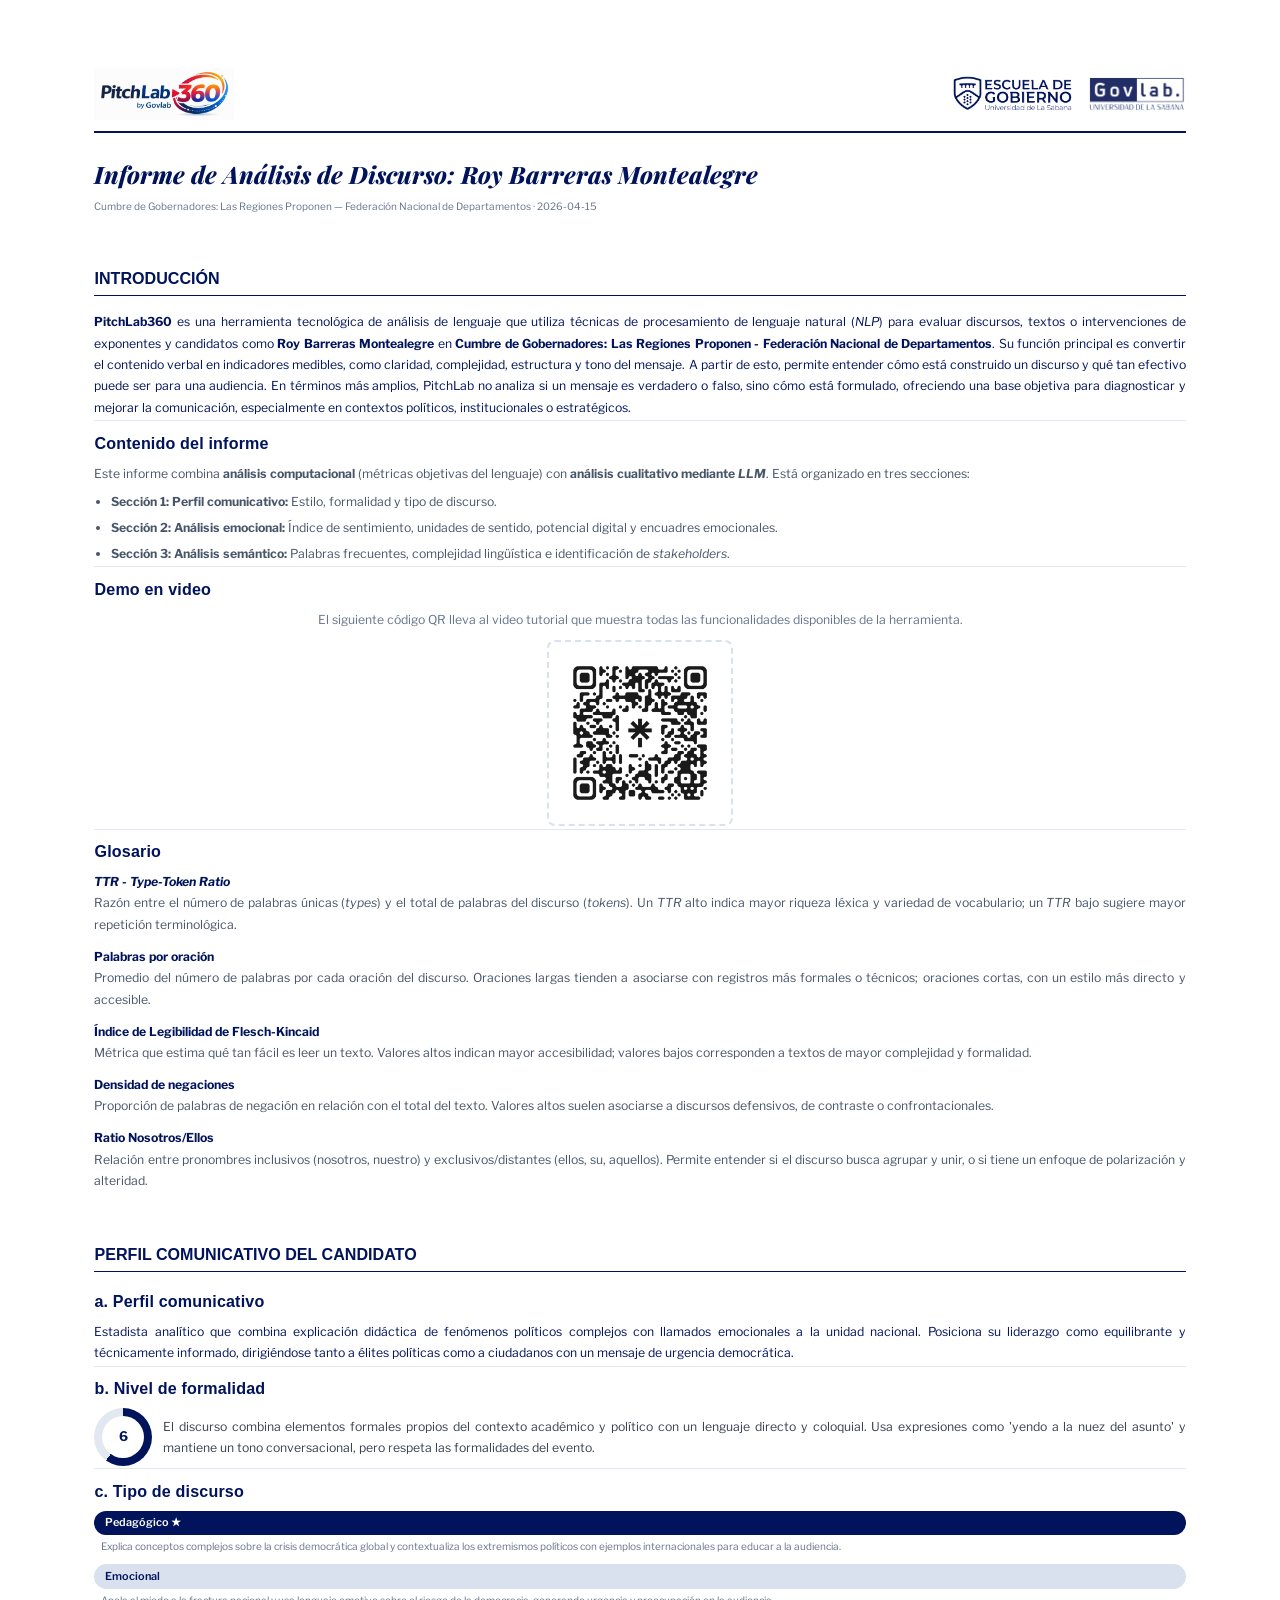
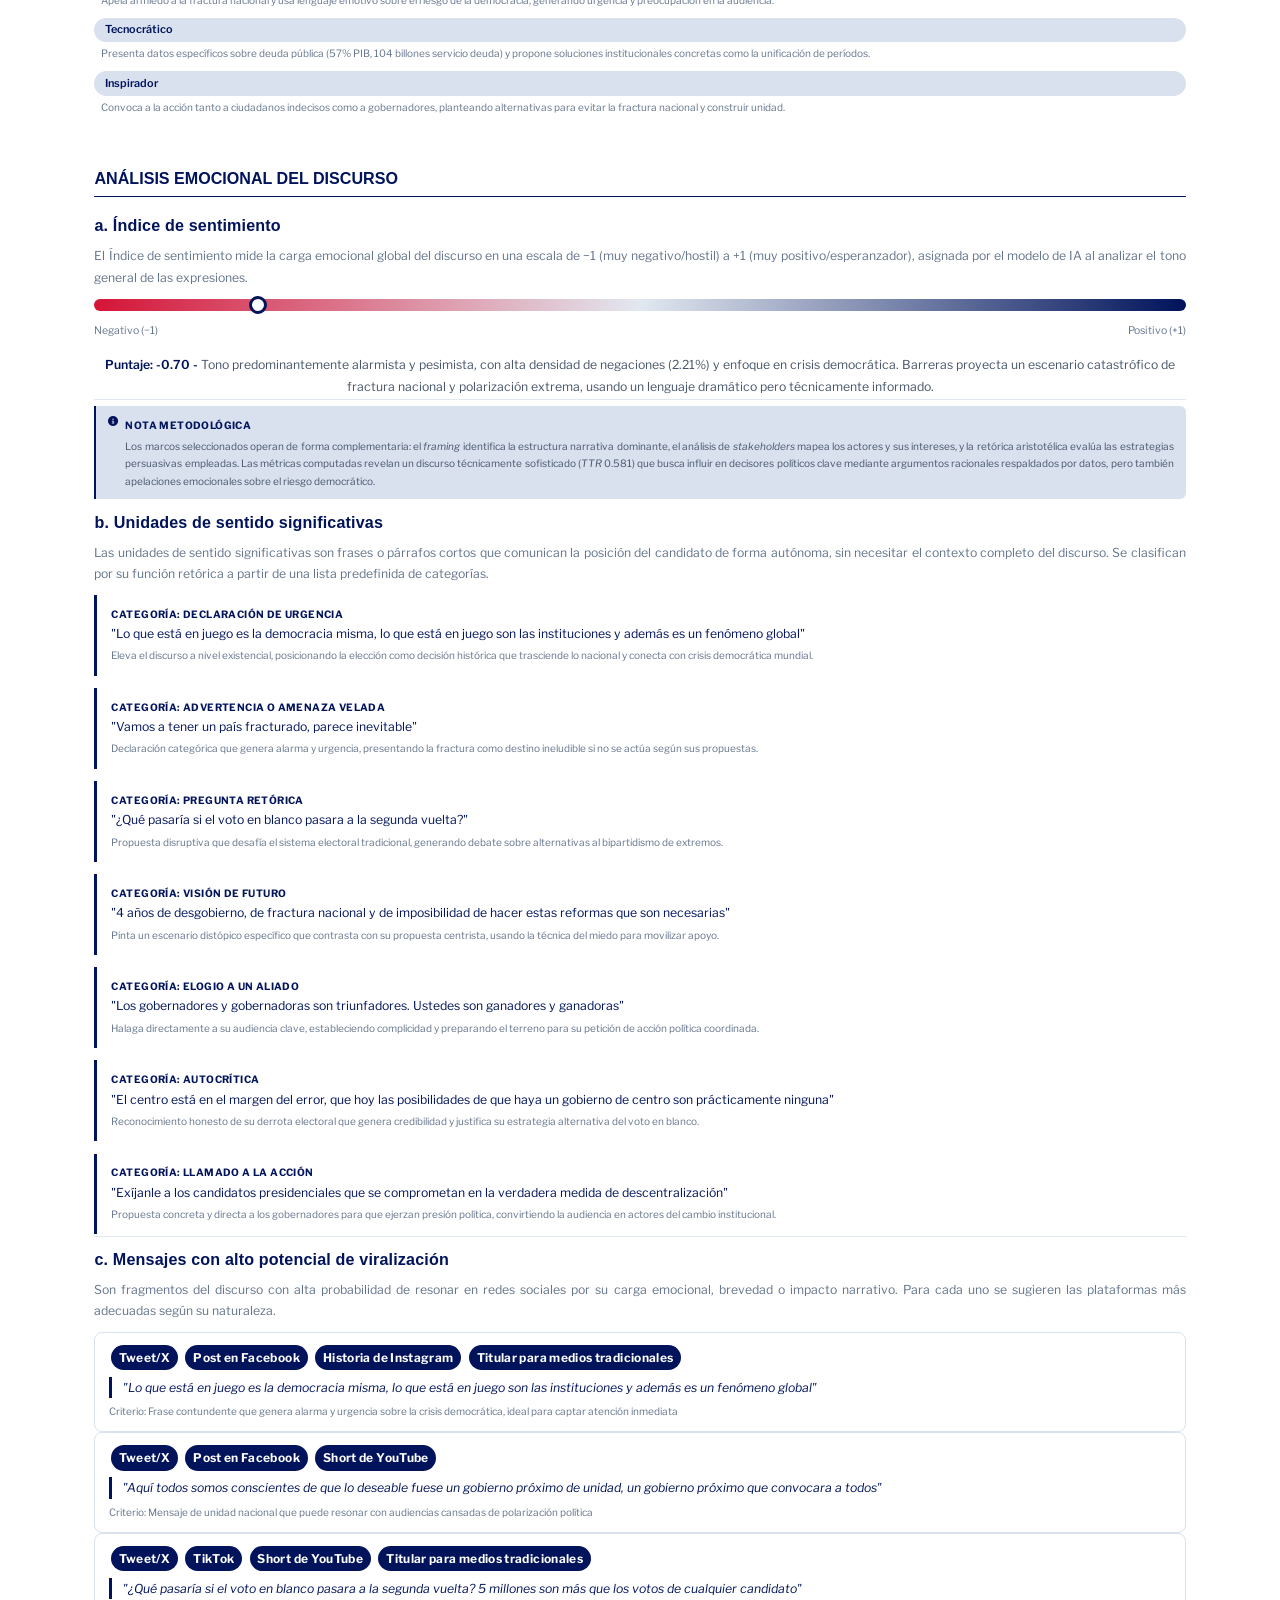
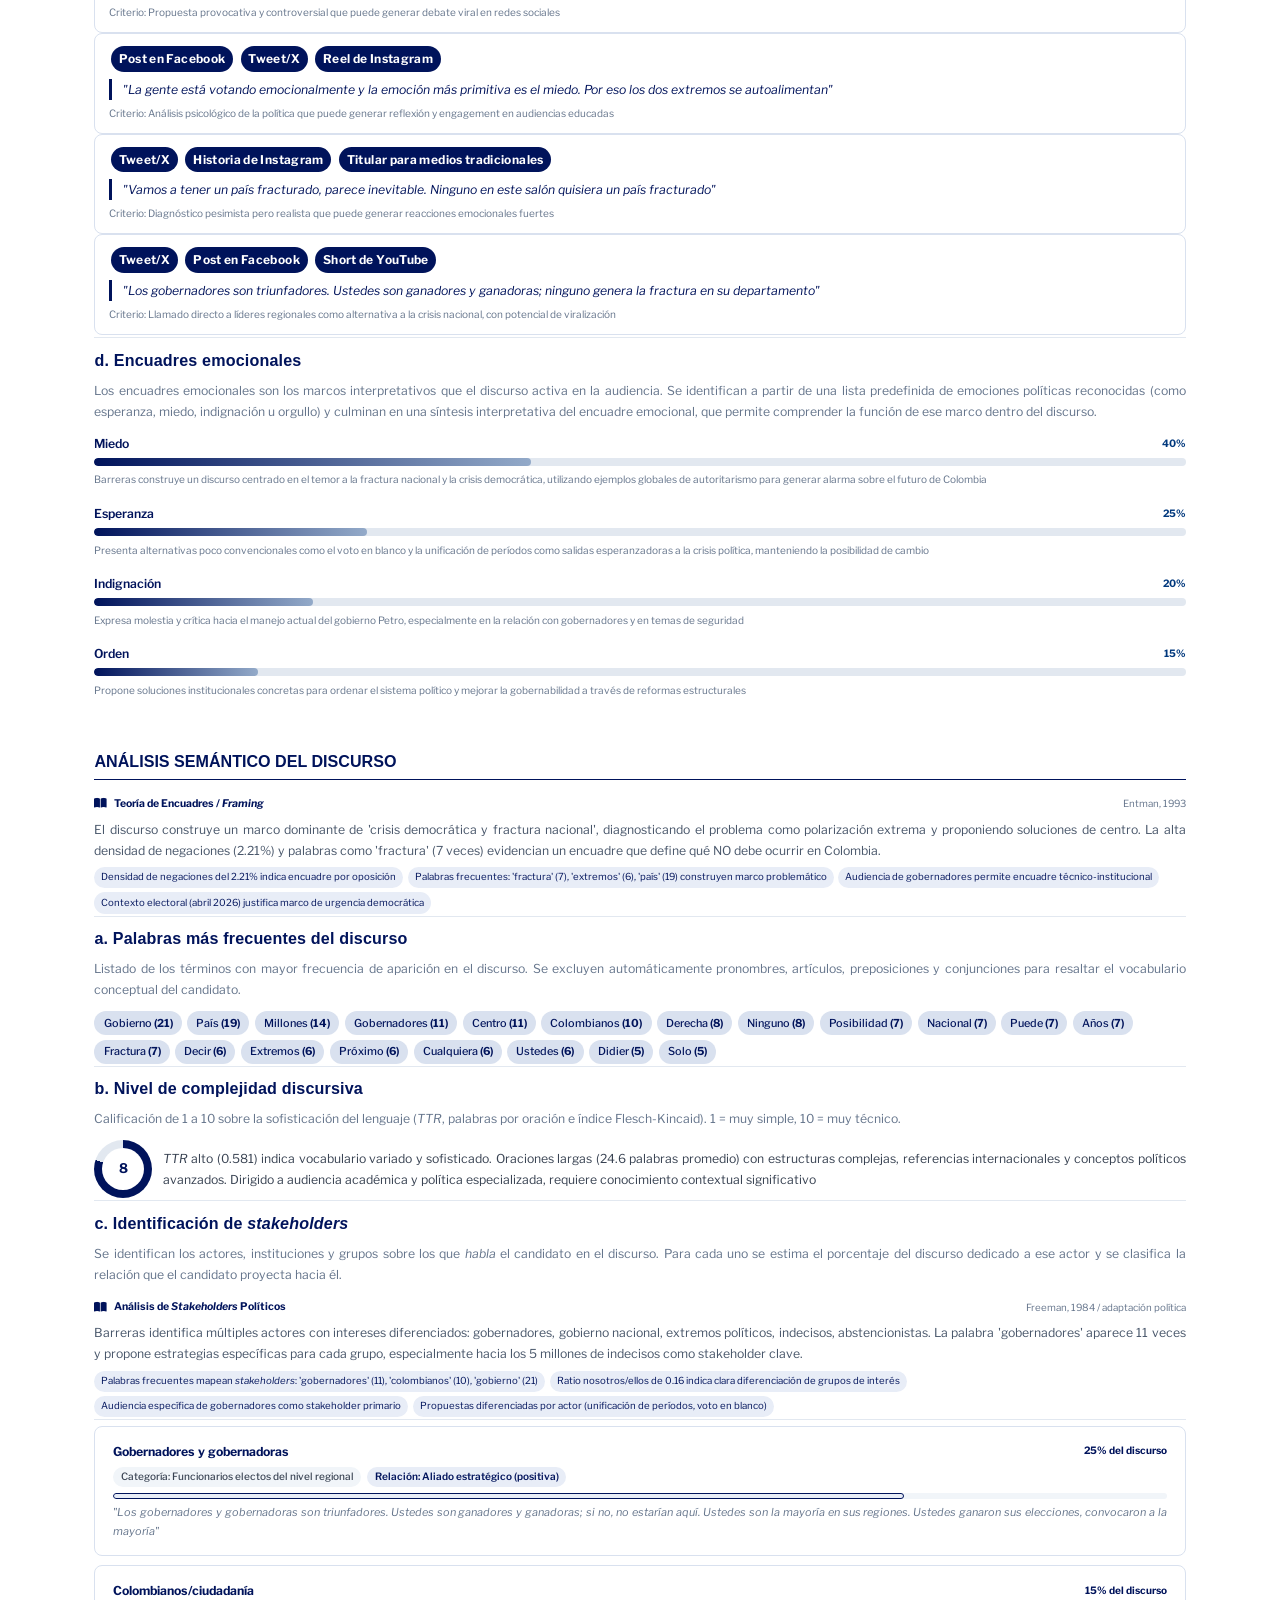
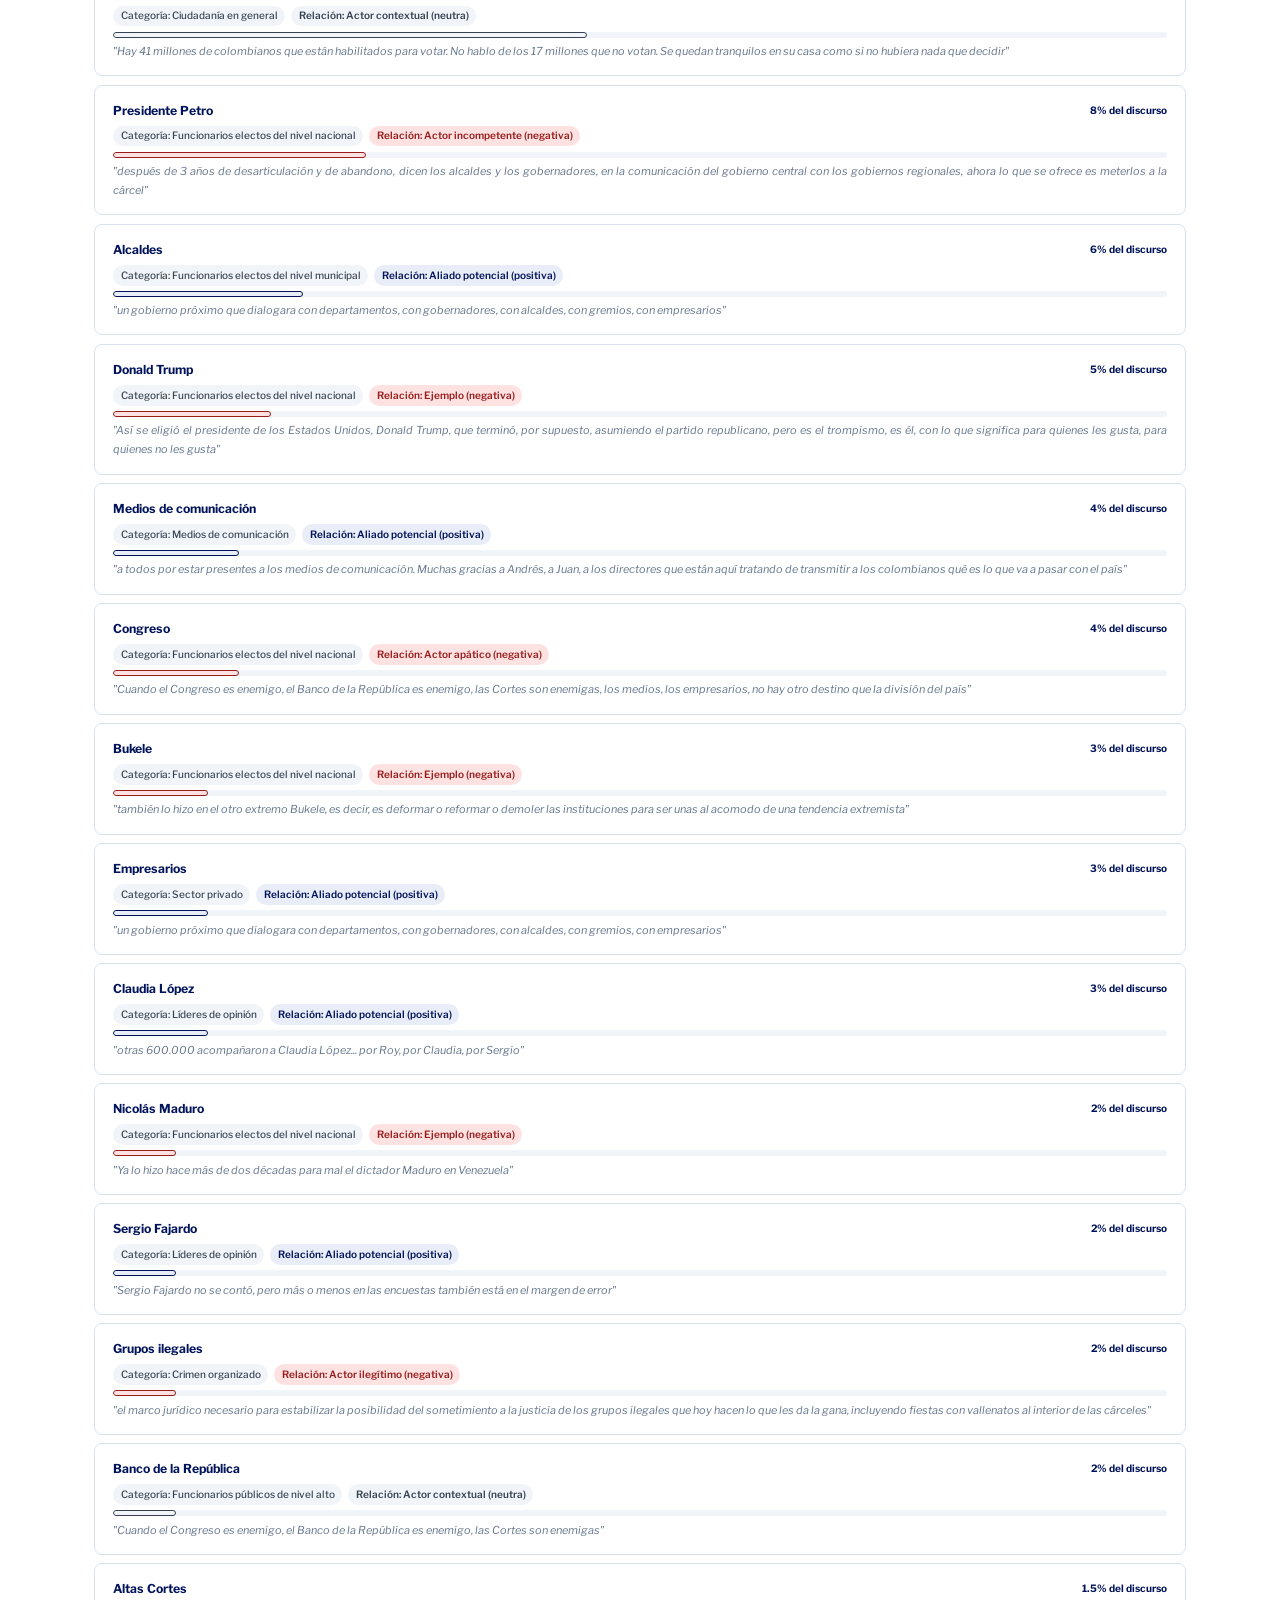
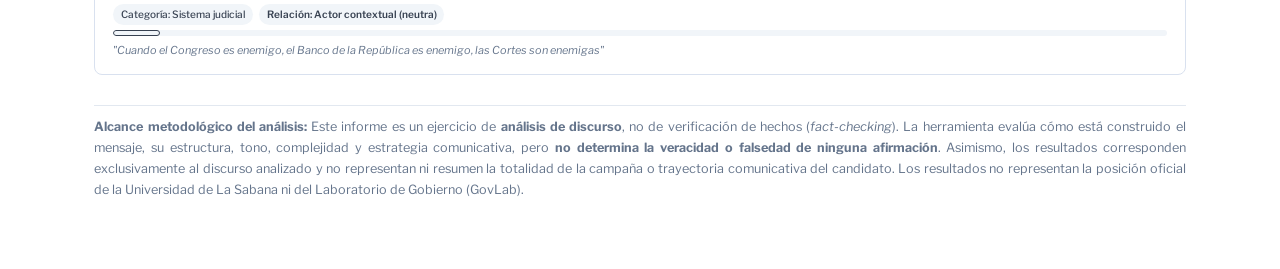
<file: Resultados/Informe_PitchLab360_Roy_Barreras_Montealegre_2026-04-15.html>
<!DOCTYPE html>
<html lang="es">

<head>
    <meta charset="UTF-8">
    <title>Informe PitchLab360 — Roy Barreras Montealegre</title>
    <link rel="preconnect" href="https://fonts.googleapis.com">
    <link
        href="https://fonts.googleapis.com/css2?family=Playfair+Display:ital,wght@0,700;0,800;1,700&family=Libre+Franklin:ital,wght@0,300;0,400;0,500;0,600;0,700;0,800;1,400&display=swap"
        rel="stylesheet">
    <link href="https://api.fontshare.com/v2/css?f[]=cabinet-grotesk@400,500,700&display=swap" rel="stylesheet">
    <link rel="stylesheet" href="https://cdnjs.cloudflare.com/ajax/libs/font-awesome/6.5.0/css/all.min.css">
    <link rel="stylesheet" href="../static/style.css">
    <style>
        :root {
            --fs-sm: 0.72rem;
            --fs-md: 0.875rem;
            --fs-lg: 1.15rem;
            --lh: 1.75;
            --font-display: 'Publico Banner', 'Playfair Display', serif;
            --font-main: 'Libre Franklin', sans-serif;
            --font-label: 'Cabinet Grotesk', sans-serif;
            --c-blue-dark: #00135B;
            --c-blue-light: #00387D;
            --c-blue-soft: #93AAC9;
            --c-blue-tint: #D9E1EF;
            --text-primary: #00135B;
            --text-secondary: #374151;
            --text-muted: #64748b;
            --border-color: #D9E1EF;
        }

        html {
            font-size: 13pt;
        }

        html,
        body {
            background: #fff !important;
            color: #00135B !important;
            font-family: 'Libre Franklin', sans-serif !important;
            font-size: var(--fs-md) !important;
            line-height: var(--lh) !important;
            text-align: justify !important;
            padding: 0 !important;
            margin: 0 !important;
            overflow: visible !important;
            height: auto !important;
        }

        @page {
            size: A4;
            margin: 0;
            /* 0 elimina URL/fecha/hora del navegador */
        }

        * {
            -webkit-print-color-adjust: exact !important;
            print-color-adjust: exact !important;
        }

        /* Tabla que genera márgenes consistentes en cada página (thead/tfoot se repiten) */
        #pv-margin-table {
            width: 100%;
            border-collapse: collapse;
            border-spacing: 0;
        }

        #pv-margin-top,
        #pv-margin-bottom {
            height: 1.8cm;
        }

        #pv-root {
            display: block;
            padding: 0 2.5cm;
            max-width: 100%;
        }

        .pv-header-logos {
            display: flex;
            justify-content: space-between;
            align-items: center;
            border-bottom: 2px solid #00135B;
            padding-bottom: 0.8rem;
            margin-bottom: 1.4rem;
        }

        .pv-logo-main {
            height: 52px;
            width: auto;
        }

        .pv-logos-secondary {
            display: flex;
            gap: 1rem;
            align-items: center;
        }

        .pv-logo-sub {
            height: 36px;
            width: auto;
        }

        #pv-root h1 {
            font-size: 18pt;
            font-family: 'Publico Banner', 'Playfair Display', serif;
            font-style: italic;
            font-weight: 800;
            color: #00135B;
            margin-bottom: 0.2rem;
        }

        .pv-meta {
            font-size: var(--fs-sm);
            color: #64748b;
            margin-bottom: 1.6rem;
            line-height: var(--lh);
            font-family: 'Libre Franklin', sans-serif;
        }

        .pv-section {
            margin-bottom: 1.4rem;
            padding-top: 0.6cm;
            border: none !important;
            border-radius: 0;
            overflow: visible;
            break-inside: auto;
        }

        .pv-section-hdr {
            background: none !important;
            padding: 0.25rem 0;
            font-family: 'Cabinet Grotesk', sans-serif;
            font-weight: 700;
            font-size: var(--fs-lg) !important;
            color: #00135B;
            border: none !important;
            border-bottom: 1.5px solid #00135B !important;
            text-transform: uppercase;
            margin-bottom: 0.6rem;
            break-after: avoid;
        }

        .pv-section-body {
            padding: 0.3rem 0 0 0;
            line-height: var(--lh);
            text-align: justify;
        }

        /* Elementos que no deben justificarse */
        .pv-header-logos,
        .pv-meta,
        .phrase-type,
        .phrase-just,
        .word-freq-chips,
        .word-freq-chip,
        .platform-badge,
        .emotion-header,
        .stakeholder-header,
        .stakeholder-meta,
        .gauge-circle,
        .gauge-val,
        .tone-bar-container,
        .discourse-type-tag,
        .tag {
            text-align: left !important;
        }

        /* Titulo de tarjeta (item) - Cabinet Grotesk, tamano lg, color UniSabana */
        .result-card-title {
            font-size: var(--fs-lg) !important;
            font-family: 'Cabinet Grotesk', sans-serif !important;
            font-weight: 700 !important;
            color: #00135B !important;
            text-align: left !important;
            margin-bottom: 0.4rem !important;
        }

        /* Contenido en tarjetas - tamano md (excluye titulos) */
        .result-card>div:not(.result-card-title),
        .result-card>p,
        .gauge-text,
        .phrase-item,
        .digital-text,
        .emotion-name,
        .factcheck-item,
        .risk-item .risk-frag,
        .pv-section-body>p {
            font-size: var(--fs-md) !important;
            line-height: var(--lh) !important;
        }

        /* Etiquetas, notas - tamano sm */
        .phrase-type,
        .phrase-just,
        .digital-reason,
        .emotion-pct,
        .fc-reason,
        .risk-desc,
        .stakeholder-pct,
        .stakeholder-category,
        .discourse-type-just,
        .stat-label {
            font-size: var(--fs-sm) !important;
        }

        .result-card {
            break-inside: avoid;
            page-break-inside: avoid;
            margin-bottom: 0.4rem;
            border: none !important;
            background: none !important;
            padding: 0.15rem 0 !important;
            border-bottom: 0.5px solid #e2e8f0 !important;
            border-radius: 0 !important;
        }

        .result-card:last-child {
            border-bottom: none !important;
        }

        /* La tarjeta de frases memorables sí puede cortarse entre páginas;
     cada recuadro individual permanece indivisible */
        .result-card:has(.phrase-list) {
            break-inside: auto !important;
            page-break-inside: auto !important;
        }

        .result-card:has(.phrase-list) .phrase-list {
            break-inside: auto !important;
        }

        .phrase-item {
            break-inside: avoid !important;
            page-break-inside: avoid !important;
        }

        /* Lo mismo para mensajes con potencial de viralización */
        .result-card:has(.digital-item) {
            break-inside: auto !important;
            page-break-inside: auto !important;
        }

        .digital-item {
            break-inside: avoid !important;
            page-break-inside: avoid !important;
        }

        /* Lo mismo para encuadres emocionales */
        .result-card:has(.emotion-list) {
            break-inside: auto !important;
            page-break-inside: auto !important;
        }

        .result-card:has(.emotion-list) .emotion-list {
            break-inside: auto !important;
        }

        .emotion-row {
            break-inside: avoid !important;
            page-break-inside: avoid !important;
        }

        /* Análisis Semántico — stakeholders y palabras frecuentes */
        .result-card:has(.stakeholder-item) {
            break-inside: auto !important;
            page-break-inside: auto !important;
        }

        .stakeholder-item {
            break-inside: avoid !important;
            page-break-inside: avoid !important;
        }

        .result-card:has(.word-freq-chips) {
            break-inside: auto !important;
            page-break-inside: auto !important;
        }

        .gauge-circle,
        .gauge-row,
        .tone-bar-container,
        .tone-track,
        .bar-row,
        .bar-track,
        .emotion-track,
        .stakeholder-item,
        .phrase-item,
        .digital-item,
        .word-freq-chips,
        .mini-marco-card,
        .nota-metodologica {
            break-inside: avoid;
            page-break-inside: avoid;
        }

        .pv-section-hdr,
        .result-card-title {
            break-after: avoid;
            page-break-after: avoid;
        }

        .tone-track {
            background: linear-gradient(to right, #d51437, #e2e8f0, #00135B) !important;
            border-radius: 99px;
            height: 12px;
            width: 100%;
            position: relative;
        }

        .tone-thumb {
            position: absolute;
            width: 18px;
            height: 18px;
            border-radius: 50%;
            background: white !important;
            border: 3px solid #00135B !important;
            top: 50%;
            transform: translate(-50%, -50%);
        }

        .stakeholder-track {
            display: block !important;
            background: #f1f5f9 !important;
            border-radius: 999px;
            height: 6px;
            overflow: hidden;
            margin-top: 0.3rem;
        }

        .stakeholder-fill {
            height: 100%;
            border-radius: 999px;
        }

        .platform-badge {
            display: inline-block;
            font-size: 9pt;
            border-radius: 999px;
            padding: 0.15rem 0.55rem;
            margin: 0.1rem;
        }

        .metrics-help-box,
        .res-toggle,
        button {
            display: none !important;
        }

        .pv-disclaimer {
            margin-top: 2rem;
            padding-top: 0.8rem;
            border-top: 1px solid #e2e8f0;
            font-size: 9.5pt;
            color: #64748b;
            line-height: 1.65;
            text-align: justify;
        }

        /* === Armonización tipográfica ===
     Normaliza los tamaños rem del sidebar a pt coherentes en impresión.
     También unifica los colores de texto secundario. */
        /* Colores unificados */
        *[style*="text-muted"] {
            color: #64748b !important;
        }

        *[style*="text-secondary"] {
            color: #475569 !important;
        }

        *[style*="c-blue-dark"] {
            color: #00135B !important;
        }

        /* Texto generado por LLM: interlineado consistente */
        .result-card>div[style] {
            line-height: var(--lh) !important;
        }
    </style>
</head>

<body>
    <table id="pv-margin-table">
        <thead>
            <tr>
                <td id="pv-margin-top"></td>
            </tr>
        </thead>
        <tfoot>
            <tr>
                <td id="pv-margin-bottom"></td>
            </tr>
        </tfoot>
        <tbody>
            <tr>
                <td>
                    <div id="pv-root">
                        <div class="pv-header-logos">
                            <img src="../assets/PitchLab360.jpg" class="pv-logo-main"
                                onerror="this.style.display='none'">
                            <div class="pv-logos-secondary">
                                <img src="../assets/Universidad de la Sabana.png" class="pv-logo-sub"
                                    onerror="this.style.display='none'">
                                <img src="../assets/Govlab.png" class="pv-logo-sub"
                                    onerror="this.style.display='none'">
                            </div>
                        </div>
                        <h1>Informe de Análisis de Discurso: Roy Barreras Montealegre</h1>
                        <div class="pv-meta">Cumbre de Gobernadores: Las Regiones Proponen — Federación Nacional de
                            Departamentos · 2026-04-15</div>

                        <div class="pv-section">
                            <div class="pv-section-hdr">INTRODUCCIÓN</div>
                            <div class="pv-section-body">
                                <div class="result-card intro-catchy-card">
                                    <p
                                        style="font-size:var(--fs-md);color:var(--c-blue-dark);line-height:var(--lh);margin:0">
                                        <strong> PitchLab360 </strong>es una herramienta tecnológica de análisis de
                                        lenguaje que utiliza técnicas de procesamiento de lenguaje natural
                                        (<em>NLP</em>) para evaluar discursos, textos o intervenciones de exponentes y
                                        candidatos como <strong>Roy Barreras Montealegre</strong> en <strong>Cumbre de
                                            Gobernadores: Las Regiones Proponen - Federación Nacional de
                                            Departamentos</strong>. Su función principal es convertir el contenido
                                        verbal en indicadores medibles, como claridad, complejidad, estructura y tono
                                        del mensaje. A partir de esto, permite entender cómo está construido un discurso
                                        y qué tan efectivo puede ser para una audiencia. En términos más amplios,
                                        PitchLab no analiza si un mensaje es verdadero o falso, sino cómo está
                                        formulado, ofreciendo una base objetiva para diagnosticar y mejorar la
                                        comunicación, especialmente en contextos políticos, institucionales o
                                        estratégicos.
                                    </p>
                                </div>
                                <div class="result-card">
                                    <div class="result-card-title">Contenido del informe</div>
                                    <div
                                        style="font-size:var(--fs-md);color:var(--text-secondary);line-height:var(--lh)">
                                        <p>Este informe combina <strong>análisis computacional</strong> (métricas
                                            objetivas del lenguaje) con <strong>análisis cualitativo mediante
                                                <em>LLM</em></strong>. Está organizado en tres secciones:</p>
                                        <ul
                                            style="margin:0.5rem 0 0 1.2rem;display:flex;flex-direction:column;gap:0.3rem">
                                            <li><strong>Sección 1: Perfil comunicativo:</strong> Estilo, formalidad y
                                                tipo de discurso.</li>
                                            <li><strong>Sección 2: Análisis emocional:</strong> Índice de sentimiento,
                                                unidades de sentido, potencial digital y encuadres emocionales.</li>
                                            <li><strong>Sección 3: Análisis semántico:</strong> Palabras frecuentes,
                                                complejidad lingüística e identificación de <em>stakeholders</em>.</li>
                                        </ul>
                                    </div>
                                </div>
                                <div class="result-card" style="text-align:center">
                                    <div class="result-card-title">Demo en video</div>
                                    <div style="font-size:var(--fs-sm);color:var(--text-muted);margin-bottom:0.75rem">El
                                        siguiente código QR lleva al video tutorial que muestra todas las
                                        funcionalidades disponibles de la herramienta.</div>
                                    <div class="qr-placeholder">
                                        <img src="../assets/QR.png"
                                            alt="QR Video Tutorial PitchLab360"
                                            style="width:140px;height:140px;object-fit:contain"
                                            onerror="this.style.display='none'">
                                    </div>
                                </div>
                                <div class="result-card">
                                    <div class="result-card-title">Glosario</div>
                                    <div
                                        style="font-size:var(--fs-md);color:var(--text-secondary);line-height:var(--lh);display:flex;flex-direction:column;gap:0.75rem">
                                        <div>
                                            <strong style="color:var(--c-blue-dark)"><em>TTR</em> - <em>Type-Token Ratio</em></strong><br>
                                            Razón entre el número de palabras únicas (<em>types</em>) y el total de
                                            palabras del discurso (<em>tokens</em>). Un <em>TTR</em> alto indica mayor riqueza
                                            léxica y variedad de vocabulario; un <em>TTR</em> bajo sugiere mayor repetición
                                            terminológica.
                                        </div>
                                        <div>
                                            <strong style="color:var(--c-blue-dark)">Palabras por oración</strong><br>
                                            Promedio del número de palabras por cada oración del discurso. Oraciones
                                            largas tienden a asociarse con registros más formales o técnicos; oraciones
                                            cortas, con un estilo más directo y accesible.
                                        </div>
                                        <div>
                                            <strong style="color:var(--c-blue-dark)">Índice de Legibilidad de
                                                Flesch-Kincaid</strong><br>
                                            Métrica que estima qué tan fácil es leer un texto. Valores altos indican
                                            mayor accesibilidad; valores bajos corresponden a textos de mayor
                                            complejidad y formalidad.
                                        </div>
                                        <div>
                                            <strong style="color:var(--c-blue-dark)">Densidad de negaciones</strong><br>
                                            Proporción de palabras de negación en relación con el total del texto.
                                            Valores altos suelen asociarse a discursos defensivos, de contraste o
                                            confrontacionales.
                                        </div>
                                        <div>
                                            <strong style="color:var(--c-blue-dark)">Ratio Nosotros/Ellos</strong><br>
                                            Relación entre pronombres inclusivos (nosotros, nuestro) y
                                            exclusivos/distantes (ellos, su, aquellos). Permite entender si el discurso
                                            busca agrupar y unir, o si tiene un enfoque de polarización y alteridad.
                                        </div>
                                    </div>
                                </div>
                            </div>
                        </div>
                        <div class="pv-section">
                            <div class="pv-section-hdr">PERFIL COMUNICATIVO DEL CANDIDATO</div>
                            <div class="pv-section-body">
                                <div class="result-card">
                                    <div class="result-card-title">a. Perfil comunicativo</div>
                                    <div style="font-size:var(--fs-md);color:var(--c-blue-dark);line-height:var(--lh)">
                                        Estadista analítico que combina explicación didáctica de fenómenos políticos
                                        complejos con llamados emocionales a la unidad nacional. Posiciona su liderazgo
                                        como equilibrante y técnicamente informado, dirigiéndose tanto a élites
                                        políticas como a ciudadanos con un mensaje de urgencia democrática.</div>
                                </div>
                                <div class="result-card">
                                    <div class="result-card-title">b. Nivel de formalidad</div>
                                    <div class="score-gauge">
                                        <div class="gauge-circle" style="--pct:60%"><span class="gauge-val">6</span>
                                        </div>
                                        <div class="gauge-text">El discurso combina elementos formales propios del
                                            contexto académico y político con un lenguaje directo y coloquial. Usa
                                            expresiones como 'yendo a la nuez del asunto' y mantiene un tono
                                            conversacional, pero respeta las formalidades del evento.</div>
                                    </div>
                                </div>
                                <div class="result-card">
                                    <div class="result-card-title">c. Tipo de discurso</div>
                                    <div style="display:flex;flex-direction:column;gap:0.6rem">
                                        <div class="discourse-type-tag dominant">
                                            <span class="tag tag-purple">Pedagógico ★</span>
                                            <div class="discourse-type-just">Explica conceptos complejos sobre la crisis
                                                democrática global y contextualiza los extremismos políticos con
                                                ejemplos internacionales para educar a la audiencia.</div>
                                        </div>
                                        <div class="discourse-type-tag ">
                                            <span class="tag tag-purple">Emocional</span>
                                            <div class="discourse-type-just">Apela al miedo a la fractura nacional y usa
                                                lenguaje emotivo sobre el riesgo de la democracia, generando urgencia y
                                                preocupación en la audiencia.</div>
                                        </div>
                                        <div class="discourse-type-tag ">
                                            <span class="tag tag-purple">Tecnocrático</span>
                                            <div class="discourse-type-just">Presenta datos específicos sobre deuda
                                                pública (57% PIB, 104 billones servicio deuda) y propone soluciones
                                                institucionales concretas como la unificación de períodos.</div>
                                        </div>
                                        <div class="discourse-type-tag ">
                                            <span class="tag tag-purple">Inspirador</span>
                                            <div class="discourse-type-just">Convoca a la acción tanto a ciudadanos
                                                indecisos como a gobernadores, planteando alternativas para evitar la
                                                fractura nacional y construir unidad.</div>
                                        </div>
                                    </div>
                                </div>
                            </div>
                        </div>
                        <div class="pv-section">
                            <div class="pv-section-hdr">ANÁLISIS EMOCIONAL DEL DISCURSO</div>
                            <div class="pv-section-body">
                                <div class="result-card">
                                    <div class="result-card-title">a. Índice de sentimiento</div>
                                    <div style="font-size:var(--fs-sm);color:var(--text-muted);margin-bottom:0.75rem">
                                        El Índice de sentimiento mide la carga emocional global del discurso en una
                                        escala de −1 (muy negativo/hostil) a +1 (muy positivo/esperanzador), asignada
                                        por el modelo de IA al analizar el tono general de las expresiones.
                                    </div>
                                    <div class="tone-bar-container">
                                        <div class="tone-track">
                                            <div class="tone-thumb" style="left:15%"></div>
                                        </div>
                                        <div
                                            style="display:flex;justify-content:space-between;font-size:0.75rem;color:var(--text-muted);margin-top:0.3rem">
                                            <span>Negativo (−1)</span>
                                            <span>Positivo (+1)</span>
                                        </div>
                                        <div
                                            style="text-align:center;margin-top:0.5rem;font-size:var(--fs-md);font-weight:600;color:var(--c-blue-dark)">
                                            Puntaje: -0.70 - <span
                                                style="font-weight:400;color:var(--text-secondary)">Tono
                                                predominantemente alarmista y pesimista, con alta densidad de negaciones
                                                (2.21%) y enfoque en crisis democrática. Barreras proyecta un escenario
                                                catastrófico de fractura nacional y polarización extrema, usando un
                                                lenguaje dramático pero técnicamente informado.</span>
                                        </div>
                                    </div>
                                </div>

                                <div
                                    style="display:flex;align-items:flex-start;gap:0.5rem;padding:0.6rem 0.85rem;background:var(--c-blue-tint);border-left:2px solid var(--c-blue-dark);border-radius:0 6px 6px 0;margin-bottom:0.5rem">
                                    <i class="fa-solid fa-circle-info"
                                        style="color:var(--c-blue-dark);font-size:var(--fs-sm);margin-top:0.15rem;flex-shrink:0"></i>
                                    <div>
                                        <span
                                            style="font-size:var(--fs-sm);font-weight:700;color:var(--c-blue-dark);text-transform:uppercase;letter-spacing:0.04em">Nota
                                            metodológica</span>
                                        <p
                                            style="font-size:var(--fs-sm);color:var(--text-secondary);line-height:var(--lh);margin:0.15rem 0 0">
                                            Los marcos seleccionados operan de forma complementaria: el <em>framing</em>
                                            identifica la estructura narrativa dominante, el análisis de <em>stakeholders</em>
                                            mapea los actores y sus intereses, y la retórica aristotélica evalúa las
                                            estrategias persuasivas empleadas. Las métricas computadas revelan un
                                            discurso técnicamente sofisticado (<em>TTR</em> 0.581) que busca influir en decisores
                                            políticos clave mediante argumentos racionales respaldados por datos, pero
                                            también apelaciones emocionales sobre el riesgo democrático.</p>
                                    </div>
                                </div>
                                <div class="result-card">
                                    <div class="result-card-title">b. Unidades de sentido significativas</div>
                                    <div style="font-size:var(--fs-sm);color:var(--text-muted);margin-bottom:0.75rem">
                                        Las unidades de sentido significativas son frases o párrafos cortos que
                                        comunican la posición del candidato de forma autónoma, sin necesitar el contexto
                                        completo del discurso. Se clasifican por su función retórica a partir de una
                                        lista predefinida de categorías.
                                    </div>
                                    <div class="phrase-list">

                                        <div class="phrase-item">
                                            <div class="phrase-type">Categoría: Declaración de urgencia</div>
                                            <div>"Lo que está en juego es la democracia misma, lo que está en juego son
                                                las instituciones y además es un fenómeno global"</div>
                                            <div class="phrase-just">Eleva el discurso a nivel existencial, posicionando
                                                la elección como decisión histórica que trasciende lo nacional y conecta
                                                con crisis democrática mundial.</div>
                                        </div>
                                        <div class="phrase-item">
                                            <div class="phrase-type">Categoría: Advertencia o amenaza velada</div>
                                            <div>"Vamos a tener un país fracturado, parece inevitable"</div>
                                            <div class="phrase-just">Declaración categórica que genera alarma y
                                                urgencia, presentando la fractura como destino ineludible si no se actúa
                                                según sus propuestas.</div>
                                        </div>
                                        <div class="phrase-item">
                                            <div class="phrase-type">Categoría: Pregunta retórica</div>
                                            <div>"¿Qué pasaría si el voto en blanco pasara a la segunda vuelta?"</div>
                                            <div class="phrase-just">Propuesta disruptiva que desafía el sistema
                                                electoral tradicional, generando debate sobre alternativas al
                                                bipartidismo de extremos.</div>
                                        </div>
                                        <div class="phrase-item">
                                            <div class="phrase-type">Categoría: Visión de futuro</div>
                                            <div>"4 años de desgobierno, de fractura nacional y de imposibilidad de
                                                hacer estas reformas que son necesarias"</div>
                                            <div class="phrase-just">Pinta un escenario distópico específico que
                                                contrasta con su propuesta centrista, usando la técnica del miedo para
                                                movilizar apoyo.</div>
                                        </div>
                                        <div class="phrase-item">
                                            <div class="phrase-type">Categoría: Elogio a un aliado</div>
                                            <div>"Los gobernadores y gobernadoras son triunfadores. Ustedes son
                                                ganadores y ganadoras"</div>
                                            <div class="phrase-just">Halaga directamente a su audiencia clave,
                                                estableciendo complicidad y preparando el terreno para su petición de
                                                acción política coordinada.</div>
                                        </div>
                                        <div class="phrase-item">
                                            <div class="phrase-type">Categoría: Autocrítica</div>
                                            <div>"El centro está en el margen del error, que hoy las posibilidades de
                                                que haya un gobierno de centro son prácticamente ninguna"</div>
                                            <div class="phrase-just">Reconocimiento honesto de su derrota electoral que
                                                genera credibilidad y justifica su estrategia alternativa del voto en
                                                blanco.</div>
                                        </div>
                                        <div class="phrase-item">
                                            <div class="phrase-type">Categoría: Llamado a la acción</div>
                                            <div>"Exíjanle a los candidatos presidenciales que se comprometan en la
                                                verdadera medida de descentralización"</div>
                                            <div class="phrase-just">Propuesta concreta y directa a los gobernadores
                                                para que ejerzan presión política, convirtiendo la audiencia en actores
                                                del cambio institucional.</div>
                                        </div>
                                    </div>
                                </div>
                                <div class="result-card">
                                    <div class="result-card-title">c. Mensajes con alto potencial de viralización</div>
                                    <div style="font-size:var(--fs-sm);color:var(--text-muted);margin-bottom:0.75rem">
                                        Son fragmentos del discurso con alta probabilidad de resonar en redes sociales
                                        por su carga emocional, brevedad o impacto narrativo. Para cada uno se sugieren
                                        las plataformas más adecuadas según su naturaleza.
                                    </div>
                                    <div class="digital-item">
                                        <div style="display:flex;flex-wrap:wrap;gap:0.35rem;margin-bottom:0.4rem">
                                            <span class="platform-badge">Tweet/X</span><span class="platform-badge">Post
                                                en Facebook</span><span class="platform-badge">Historia de
                                                Instagram</span><span class="platform-badge">Titular para medios
                                                tradicionales</span>
                                        </div>
                                        <div class="digital-text">"Lo que está en juego es la democracia misma, lo que
                                            está en juego son las instituciones y además es un fenómeno global"</div>
                                        <div class="digital-reason">Criterio: Frase contundente que genera alarma y
                                            urgencia sobre la crisis democrática, ideal para captar atención inmediata
                                        </div>
                                    </div>
                                    <div class="digital-item">
                                        <div style="display:flex;flex-wrap:wrap;gap:0.35rem;margin-bottom:0.4rem">
                                            <span class="platform-badge">Tweet/X</span><span class="platform-badge">Post
                                                en Facebook</span><span class="platform-badge">Short de YouTube</span>
                                        </div>
                                        <div class="digital-text">"Aquí todos somos conscientes de que lo deseable fuese
                                            un gobierno próximo de unidad, un gobierno próximo que convocara a todos"
                                        </div>
                                        <div class="digital-reason">Criterio: Mensaje de unidad nacional que puede
                                            resonar con audiencias cansadas de polarización política</div>
                                    </div>
                                    <div class="digital-item">
                                        <div style="display:flex;flex-wrap:wrap;gap:0.35rem;margin-bottom:0.4rem">
                                            <span class="platform-badge">Tweet/X</span><span
                                                class="platform-badge">TikTok</span><span class="platform-badge">Short
                                                de YouTube</span><span class="platform-badge">Titular para medios
                                                tradicionales</span>
                                        </div>
                                        <div class="digital-text">"¿Qué pasaría si el voto en blanco pasara a la segunda
                                            vuelta? 5 millones son más que los votos de cualquier candidato"</div>
                                        <div class="digital-reason">Criterio: Propuesta provocativa y controversial que
                                            puede generar debate viral en redes sociales</div>
                                    </div>
                                    <div class="digital-item">
                                        <div style="display:flex;flex-wrap:wrap;gap:0.35rem;margin-bottom:0.4rem">
                                            <span class="platform-badge">Post en Facebook</span><span
                                                class="platform-badge">Tweet/X</span><span class="platform-badge">Reel
                                                de Instagram</span>
                                        </div>
                                        <div class="digital-text">"La gente está votando emocionalmente y la emoción más
                                            primitiva es el miedo. Por eso los dos extremos se autoalimentan"</div>
                                        <div class="digital-reason">Criterio: Análisis psicológico de la política que
                                            puede generar reflexión y engagement en audiencias educadas</div>
                                    </div>
                                    <div class="digital-item">
                                        <div style="display:flex;flex-wrap:wrap;gap:0.35rem;margin-bottom:0.4rem">
                                            <span class="platform-badge">Tweet/X</span><span
                                                class="platform-badge">Historia de Instagram</span><span
                                                class="platform-badge">Titular para medios tradicionales</span>
                                        </div>
                                        <div class="digital-text">"Vamos a tener un país fracturado, parece inevitable.
                                            Ninguno en este salón quisiera un país fracturado"</div>
                                        <div class="digital-reason">Criterio: Diagnóstico pesimista pero realista que
                                            puede generar reacciones emocionales fuertes</div>
                                    </div>
                                    <div class="digital-item">
                                        <div style="display:flex;flex-wrap:wrap;gap:0.35rem;margin-bottom:0.4rem">
                                            <span class="platform-badge">Tweet/X</span><span class="platform-badge">Post
                                                en Facebook</span><span class="platform-badge">Short de YouTube</span>
                                        </div>
                                        <div class="digital-text">"Los gobernadores son triunfadores. Ustedes son
                                            ganadores y ganadoras; ninguno genera la fractura en su departamento"</div>
                                        <div class="digital-reason">Criterio: Llamado directo a líderes regionales como
                                            alternativa a la crisis nacional, con potencial de viralización</div>
                                    </div>
                                </div>
                                <div class="result-card">
                                    <div class="result-card-title">d. Encuadres emocionales</div>
                                    <div style="font-size:var(--fs-sm);color:var(--text-muted);margin-bottom:0.75rem">
                                        Los encuadres emocionales son los marcos interpretativos que el discurso activa
                                        en la audiencia. Se identifican a partir de una lista predefinida de emociones
                                        políticas reconocidas (como esperanza, miedo, indignación u orgullo) y culminan
                                        en una síntesis interpretativa del encuadre emocional, que permite comprender la
                                        función de ese marco dentro del discurso.
                                    </div>
                                    <div class="emotion-list">

                                        <div class="emotion-row">
                                            <div class="emotion-header">
                                                <span class="emotion-name">Miedo</span>
                                                <span class="emotion-pct">40%</span>
                                            </div>
                                            <div class="emotion-track">
                                                <div class="emotion-fill" style="width:40%"></div>
                                            </div>
                                            <div
                                                style="font-size:var(--fs-sm);color:var(--text-muted);margin-top:0.15rem">
                                                Barreras construye un discurso centrado en el temor a la fractura
                                                nacional y la crisis democrática, utilizando ejemplos globales de
                                                autoritarismo para generar alarma sobre el futuro de Colombia</div>
                                        </div>
                                        <div class="emotion-row">
                                            <div class="emotion-header">
                                                <span class="emotion-name">Esperanza</span>
                                                <span class="emotion-pct">25%</span>
                                            </div>
                                            <div class="emotion-track">
                                                <div class="emotion-fill" style="width:25%"></div>
                                            </div>
                                            <div
                                                style="font-size:var(--fs-sm);color:var(--text-muted);margin-top:0.15rem">
                                                Presenta alternativas poco convencionales como el voto en blanco y la
                                                unificación de períodos como salidas esperanzadoras a la crisis
                                                política, manteniendo la posibilidad de cambio</div>
                                        </div>
                                        <div class="emotion-row">
                                            <div class="emotion-header">
                                                <span class="emotion-name">Indignación</span>
                                                <span class="emotion-pct">20%</span>
                                            </div>
                                            <div class="emotion-track">
                                                <div class="emotion-fill" style="width:20%"></div>
                                            </div>
                                            <div
                                                style="font-size:var(--fs-sm);color:var(--text-muted);margin-top:0.15rem">
                                                Expresa molestia y crítica hacia el manejo actual del gobierno Petro,
                                                especialmente en la relación con gobernadores y en temas de seguridad
                                            </div>
                                        </div>
                                        <div class="emotion-row">
                                            <div class="emotion-header">
                                                <span class="emotion-name">Orden</span>
                                                <span class="emotion-pct">15%</span>
                                            </div>
                                            <div class="emotion-track">
                                                <div class="emotion-fill" style="width:15%"></div>
                                            </div>
                                            <div
                                                style="font-size:var(--fs-sm);color:var(--text-muted);margin-top:0.15rem">
                                                Propone soluciones institucionales concretas para ordenar el sistema
                                                político y mejorar la gobernabilidad a través de reformas estructurales
                                            </div>
                                        </div>
                                    </div>
                                </div>
                            </div>
                        </div>
                        <div class="pv-section">
                            <div class="pv-section-hdr">ANÁLISIS SEMÁNTICO DEL DISCURSO</div>
                            <div class="pv-section-body">
                                <div class="result-card"
                                    style="border-left:3px solid var(--c-blue-dark);background:var(--c-blue-tint)">
                                    <div style="display:flex;align-items:center;gap:0.5rem;margin-bottom:0.4rem">
                                        <i class="fa-solid fa-book-open"
                                            style="color:var(--c-blue-dark);font-size:0.8rem"></i>
                                        <span style="font-size:0.75rem;font-weight:700;color:var(--c-blue-dark)">Teoría
                                            de Encuadres / <em>Framing</em></span>
                                        <span style="font-size:0.7rem;color:var(--text-muted);margin-left:auto">Entman,
                                            1993</span>
                                    </div>
                                    <p
                                        style="font-size:var(--fs-md);color:var(--text-secondary);line-height:var(--lh);margin:0 0 0.4rem">
                                        El discurso construye un marco dominante de 'crisis democrática y fractura
                                        nacional', diagnosticando el problema como polarización extrema y proponiendo
                                        soluciones de centro. La alta densidad de negaciones (2.21%) y palabras como
                                        'fractura' (7 veces) evidencian un encuadre que define qué NO debe ocurrir en
                                        Colombia.</p>
                                    <div style="display:flex;flex-wrap:wrap;gap:0.3rem">
                                        <span
                                            style="font-size:0.69rem;background:#e8edf7;color:var(--c-blue-dark);padding:0.15rem 0.5rem;border-radius:999px">Densidad
                                            de negaciones del 2.21% indica encuadre por oposición</span><span
                                            style="font-size:0.69rem;background:#e8edf7;color:var(--c-blue-dark);padding:0.15rem 0.5rem;border-radius:999px">Palabras
                                            frecuentes: 'fractura' (7), 'extremos' (6), 'país' (19) construyen marco
                                            problemático</span><span
                                            style="font-size:0.69rem;background:#e8edf7;color:var(--c-blue-dark);padding:0.15rem 0.5rem;border-radius:999px">Audiencia
                                            de gobernadores permite encuadre técnico-institucional</span><span
                                            style="font-size:0.69rem;background:#e8edf7;color:var(--c-blue-dark);padding:0.15rem 0.5rem;border-radius:999px">Contexto
                                            electoral (abril 2026) justifica marco de urgencia democrática</span>
                                    </div>
                                </div>
                                <div class="result-card">
                                    <div class="result-card-title">a. Palabras más frecuentes del discurso</div>
                                    <div style="font-size:0.82rem;color:var(--text-muted);margin-bottom:0.75rem">
                                        Listado de los términos con mayor frecuencia de aparición en el discurso. Se
                                        excluyen automáticamente pronombres, artículos, preposiciones y conjunciones
                                        para resaltar el vocabulario conceptual del candidato.
                                    </div>
                                    <div class="word-freq-chips">
                                        <span class="word-freq-chip">Gobierno <b>(21)</b></span><span
                                            class="word-freq-chip">País <b>(19)</b></span><span
                                            class="word-freq-chip">Millones <b>(14)</b></span><span
                                            class="word-freq-chip">Gobernadores <b>(11)</b></span><span
                                            class="word-freq-chip">Centro <b>(11)</b></span><span
                                            class="word-freq-chip">Colombianos <b>(10)</b></span><span
                                            class="word-freq-chip">Derecha <b>(8)</b></span><span
                                            class="word-freq-chip">Ninguno <b>(8)</b></span><span
                                            class="word-freq-chip">Posibilidad <b>(7)</b></span><span
                                            class="word-freq-chip">Nacional <b>(7)</b></span><span
                                            class="word-freq-chip">Puede <b>(7)</b></span><span
                                            class="word-freq-chip">Años <b>(7)</b></span><span
                                            class="word-freq-chip">Fractura <b>(7)</b></span><span
                                            class="word-freq-chip">Decir <b>(6)</b></span><span
                                            class="word-freq-chip">Extremos <b>(6)</b></span><span
                                            class="word-freq-chip">Próximo <b>(6)</b></span><span
                                            class="word-freq-chip">Cualquiera <b>(6)</b></span><span
                                            class="word-freq-chip">Ustedes <b>(6)</b></span><span
                                            class="word-freq-chip">Didier <b>(5)</b></span><span
                                            class="word-freq-chip">Solo <b>(5)</b></span>
                                    </div>
                                </div>
                                <div class="result-card">
                                    <div class="result-card-title">b. Nivel de complejidad discursiva</div>
                                    <div style="font-size:var(--fs-sm);color:var(--text-muted);margin-bottom:0.75rem">
                                        Calificación de 1 a 10 sobre la sofisticación del lenguaje (<em>TTR</em>, palabras por
                                        oración e índice Flesch-Kincaid). 1 = muy simple, 10 = muy técnico.
                                    </div>
                                    <div class="score-gauge">
                                        <div class="gauge-circle" style="--pct:80%"><span class="gauge-val">8</span>
                                        </div>
                                        <div class="gauge-text"><em>TTR</em> alto (0.581) indica vocabulario variado y
                                            sofisticado. Oraciones largas (24.6 palabras promedio) con estructuras
                                            complejas, referencias internacionales y conceptos políticos avanzados.
                                            Dirigido a audiencia académica y política especializada, requiere
                                            conocimiento contextual significativo</div>
                                    </div>
                                </div>
                                <div class="result-card">
                                    <div class="result-card-title">c. Identificación de <em>stakeholders</em></div>
                                    <div style="font-size:0.82rem;color:var(--text-muted);margin-bottom:0.75rem">
                                        Se identifican los actores, instituciones y grupos sobre los que <em>habla</em>
                                        el candidato en el discurso. Para cada uno se estima el porcentaje del discurso
                                        dedicado a ese actor y se clasifica la relación que el candidato proyecta hacia
                                        él.
                                    </div>
                                    <div class="result-card"
                                        style="border-left:3px solid var(--c-blue-dark);background:var(--c-blue-tint)">
                                        <div style="display:flex;align-items:center;gap:0.5rem;margin-bottom:0.4rem">
                                            <i class="fa-solid fa-book-open"
                                                style="color:var(--c-blue-dark);font-size:0.8rem"></i>
                                            <span
                                                style="font-size:0.75rem;font-weight:700;color:var(--c-blue-dark)">Análisis
                                                de <em>Stakeholders</em> Políticos</span>
                                            <span
                                                style="font-size:0.7rem;color:var(--text-muted);margin-left:auto">Freeman,
                                                1984 / adaptación política</span>
                                        </div>
                                        <p
                                            style="font-size:var(--fs-md);color:var(--text-secondary);line-height:var(--lh);margin:0 0 0.4rem">
                                            Barreras identifica múltiples actores con intereses diferenciados:
                                            gobernadores, gobierno nacional, extremos políticos, indecisos,
                                            abstencionistas. La palabra 'gobernadores' aparece 11 veces y propone
                                            estrategias específicas para cada grupo, especialmente hacia los 5 millones
                                            de indecisos como stakeholder clave.</p>
                                        <div style="display:flex;flex-wrap:wrap;gap:0.3rem">
                                            <span
                                                style="font-size:0.69rem;background:#e8edf7;color:var(--c-blue-dark);padding:0.15rem 0.5rem;border-radius:999px">Palabras
                                                frecuentes mapean <em>stakeholders</em>: 'gobernadores' (11), 'colombianos' (10),
                                                'gobierno' (21)</span><span
                                                style="font-size:0.69rem;background:#e8edf7;color:var(--c-blue-dark);padding:0.15rem 0.5rem;border-radius:999px">Ratio
                                                nosotros/ellos de 0.16 indica clara diferenciación de grupos de
                                                interés</span><span
                                                style="font-size:0.69rem;background:#e8edf7;color:var(--c-blue-dark);padding:0.15rem 0.5rem;border-radius:999px">Audiencia
                                                específica de gobernadores como stakeholder primario</span><span
                                                style="font-size:0.69rem;background:#e8edf7;color:var(--c-blue-dark);padding:0.15rem 0.5rem;border-radius:999px">Propuestas
                                                diferenciadas por actor (unificación de períodos, voto en blanco)</span>
                                        </div>
                                    </div>

                                    <div style="display:flex;flex-direction:column;gap:0.6rem">

                                        <div class="stakeholder-item">
                                            <div class="stakeholder-header">
                                                <span class="stakeholder-name">Gobernadores y gobernadoras</span>
                                                <span class="stakeholder-pct">25% del discurso</span>
                                            </div>
                                            <div class="stakeholder-meta">
                                                <span class="stakeholder-category">Categoría: Funcionarios electos del
                                                    nivel regional</span>
                                                <span class="stakeholder-relation"
                                                    style="background:#e8edf7;color:#00135B">
                                                    Relación: Aliado estratégico (positiva)
                                                </span>
                                            </div>
                                            <div class="stakeholder-track">
                                                <div class="stakeholder-fill"
                                                    style="width:75%;background:#e8edf7;border:1px solid #00135B"></div>
                                            </div>
                                            <div
                                                style="font-size:0.78rem;color:var(--text-muted);margin-top:0.2rem;font-style:italic">
                                                "Los gobernadores y gobernadoras son triunfadores. Ustedes son ganadores
                                                y ganadoras; si no, no estarían aquí. Ustedes son la mayoría en sus
                                                regiones. Ustedes ganaron sus elecciones, convocaron a la mayoría"</div>
                                        </div>
                                        <div class="stakeholder-item">
                                            <div class="stakeholder-header">
                                                <span class="stakeholder-name">Colombianos/ciudadanía</span>
                                                <span class="stakeholder-pct">15% del discurso</span>
                                            </div>
                                            <div class="stakeholder-meta">
                                                <span class="stakeholder-category">Categoría: Ciudadanía en
                                                    general</span>
                                                <span class="stakeholder-relation"
                                                    style="background:#f1f5f9;color:#374151">
                                                    Relación: Actor contextual (neutra)
                                                </span>
                                            </div>
                                            <div class="stakeholder-track">
                                                <div class="stakeholder-fill"
                                                    style="width:45%;background:#f1f5f9;border:1px solid #374151"></div>
                                            </div>
                                            <div
                                                style="font-size:0.78rem;color:var(--text-muted);margin-top:0.2rem;font-style:italic">
                                                "Hay 41 millones de colombianos que están habilitados para votar. No
                                                hablo de los 17 millones que no votan. Se quedan tranquilos en su casa
                                                como si no hubiera nada que decidir"</div>
                                        </div>
                                        <div class="stakeholder-item">
                                            <div class="stakeholder-header">
                                                <span class="stakeholder-name">Presidente Petro</span>
                                                <span class="stakeholder-pct">8% del discurso</span>
                                            </div>
                                            <div class="stakeholder-meta">
                                                <span class="stakeholder-category">Categoría: Funcionarios electos del
                                                    nivel nacional</span>
                                                <span class="stakeholder-relation"
                                                    style="background:#fee2e2;color:#991b1b">
                                                    Relación: Actor incompetente (negativa)
                                                </span>
                                            </div>
                                            <div class="stakeholder-track">
                                                <div class="stakeholder-fill"
                                                    style="width:24%;background:#fee2e2;border:1px solid #991b1b"></div>
                                            </div>
                                            <div
                                                style="font-size:0.78rem;color:var(--text-muted);margin-top:0.2rem;font-style:italic">
                                                "después de 3 años de desarticulación y de abandono, dicen los alcaldes
                                                y los gobernadores, en la comunicación del gobierno central con los
                                                gobiernos regionales, ahora lo que se ofrece es meterlos a la cárcel"
                                            </div>
                                        </div>
                                        <div class="stakeholder-item">
                                            <div class="stakeholder-header">
                                                <span class="stakeholder-name">Alcaldes</span>
                                                <span class="stakeholder-pct">6% del discurso</span>
                                            </div>
                                            <div class="stakeholder-meta">
                                                <span class="stakeholder-category">Categoría: Funcionarios electos del
                                                    nivel municipal</span>
                                                <span class="stakeholder-relation"
                                                    style="background:#e8edf7;color:#00135B">
                                                    Relación: Aliado potencial (positiva)
                                                </span>
                                            </div>
                                            <div class="stakeholder-track">
                                                <div class="stakeholder-fill"
                                                    style="width:18%;background:#e8edf7;border:1px solid #00135B"></div>
                                            </div>
                                            <div
                                                style="font-size:0.78rem;color:var(--text-muted);margin-top:0.2rem;font-style:italic">
                                                "un gobierno próximo que dialogara con departamentos, con gobernadores,
                                                con alcaldes, con gremios, con empresarios"</div>
                                        </div>
                                        <div class="stakeholder-item">
                                            <div class="stakeholder-header">
                                                <span class="stakeholder-name">Donald Trump</span>
                                                <span class="stakeholder-pct">5% del discurso</span>
                                            </div>
                                            <div class="stakeholder-meta">
                                                <span class="stakeholder-category">Categoría: Funcionarios electos del
                                                    nivel nacional</span>
                                                <span class="stakeholder-relation"
                                                    style="background:#fee2e2;color:#991b1b">
                                                    Relación: Ejemplo (negativa)
                                                </span>
                                            </div>
                                            <div class="stakeholder-track">
                                                <div class="stakeholder-fill"
                                                    style="width:15%;background:#fee2e2;border:1px solid #991b1b"></div>
                                            </div>
                                            <div
                                                style="font-size:0.78rem;color:var(--text-muted);margin-top:0.2rem;font-style:italic">
                                                "Así se eligió el presidente de los Estados Unidos, Donald Trump, que
                                                terminó, por supuesto, asumiendo el partido republicano, pero es el
                                                trompismo, es él, con lo que significa para quienes les gusta, para
                                                quienes no les gusta"</div>
                                        </div>
                                        <div class="stakeholder-item">
                                            <div class="stakeholder-header">
                                                <span class="stakeholder-name">Medios de comunicación</span>
                                                <span class="stakeholder-pct">4% del discurso</span>
                                            </div>
                                            <div class="stakeholder-meta">
                                                <span class="stakeholder-category">Categoría: Medios de
                                                    comunicación</span>
                                                <span class="stakeholder-relation"
                                                    style="background:#e8edf7;color:#00135B">
                                                    Relación: Aliado potencial (positiva)
                                                </span>
                                            </div>
                                            <div class="stakeholder-track">
                                                <div class="stakeholder-fill"
                                                    style="width:12%;background:#e8edf7;border:1px solid #00135B"></div>
                                            </div>
                                            <div
                                                style="font-size:0.78rem;color:var(--text-muted);margin-top:0.2rem;font-style:italic">
                                                "a todos por estar presentes a los medios de comunicación. Muchas
                                                gracias a Andrés, a Juan, a los directores que están aquí tratando de
                                                transmitir a los colombianos qué es lo que va a pasar con el país"</div>
                                        </div>
                                        <div class="stakeholder-item">
                                            <div class="stakeholder-header">
                                                <span class="stakeholder-name">Congreso</span>
                                                <span class="stakeholder-pct">4% del discurso</span>
                                            </div>
                                            <div class="stakeholder-meta">
                                                <span class="stakeholder-category">Categoría: Funcionarios electos del
                                                    nivel nacional</span>
                                                <span class="stakeholder-relation"
                                                    style="background:#fee2e2;color:#991b1b">
                                                    Relación: Actor apático (negativa)
                                                </span>
                                            </div>
                                            <div class="stakeholder-track">
                                                <div class="stakeholder-fill"
                                                    style="width:12%;background:#fee2e2;border:1px solid #991b1b"></div>
                                            </div>
                                            <div
                                                style="font-size:0.78rem;color:var(--text-muted);margin-top:0.2rem;font-style:italic">
                                                "Cuando el Congreso es enemigo, el Banco de la República es enemigo, las
                                                Cortes son enemigas, los medios, los empresarios, no hay otro destino
                                                que la división del país"</div>
                                        </div>
                                        <div class="stakeholder-item">
                                            <div class="stakeholder-header">
                                                <span class="stakeholder-name">Bukele</span>
                                                <span class="stakeholder-pct">3% del discurso</span>
                                            </div>
                                            <div class="stakeholder-meta">
                                                <span class="stakeholder-category">Categoría: Funcionarios electos del
                                                    nivel nacional</span>
                                                <span class="stakeholder-relation"
                                                    style="background:#fee2e2;color:#991b1b">
                                                    Relación: Ejemplo (negativa)
                                                </span>
                                            </div>
                                            <div class="stakeholder-track">
                                                <div class="stakeholder-fill"
                                                    style="width:9%;background:#fee2e2;border:1px solid #991b1b"></div>
                                            </div>
                                            <div
                                                style="font-size:0.78rem;color:var(--text-muted);margin-top:0.2rem;font-style:italic">
                                                "también lo hizo en el otro extremo Bukele, es decir, es deformar o
                                                reformar o demoler las instituciones para ser unas al acomodo de una
                                                tendencia extremista"</div>
                                        </div>
                                        <div class="stakeholder-item">
                                            <div class="stakeholder-header">
                                                <span class="stakeholder-name">Empresarios</span>
                                                <span class="stakeholder-pct">3% del discurso</span>
                                            </div>
                                            <div class="stakeholder-meta">
                                                <span class="stakeholder-category">Categoría: Sector privado</span>
                                                <span class="stakeholder-relation"
                                                    style="background:#e8edf7;color:#00135B">
                                                    Relación: Aliado potencial (positiva)
                                                </span>
                                            </div>
                                            <div class="stakeholder-track">
                                                <div class="stakeholder-fill"
                                                    style="width:9%;background:#e8edf7;border:1px solid #00135B"></div>
                                            </div>
                                            <div
                                                style="font-size:0.78rem;color:var(--text-muted);margin-top:0.2rem;font-style:italic">
                                                "un gobierno próximo que dialogara con departamentos, con gobernadores,
                                                con alcaldes, con gremios, con empresarios"</div>
                                        </div>
                                        <div class="stakeholder-item">
                                            <div class="stakeholder-header">
                                                <span class="stakeholder-name">Claudia López</span>
                                                <span class="stakeholder-pct">3% del discurso</span>
                                            </div>
                                            <div class="stakeholder-meta">
                                                <span class="stakeholder-category">Categoría: Líderes de opinión</span>
                                                <span class="stakeholder-relation"
                                                    style="background:#e8edf7;color:#00135B">
                                                    Relación: Aliado potencial (positiva)
                                                </span>
                                            </div>
                                            <div class="stakeholder-track">
                                                <div class="stakeholder-fill"
                                                    style="width:9%;background:#e8edf7;border:1px solid #00135B"></div>
                                            </div>
                                            <div
                                                style="font-size:0.78rem;color:var(--text-muted);margin-top:0.2rem;font-style:italic">
                                                "otras 600.000 acompañaron a Claudia López... por Roy, por Claudia, por
                                                Sergio"</div>
                                        </div>
                                        <div class="stakeholder-item">
                                            <div class="stakeholder-header">
                                                <span class="stakeholder-name">Nicolás Maduro</span>
                                                <span class="stakeholder-pct">2% del discurso</span>
                                            </div>
                                            <div class="stakeholder-meta">
                                                <span class="stakeholder-category">Categoría: Funcionarios electos del
                                                    nivel nacional</span>
                                                <span class="stakeholder-relation"
                                                    style="background:#fee2e2;color:#991b1b">
                                                    Relación: Ejemplo (negativa)
                                                </span>
                                            </div>
                                            <div class="stakeholder-track">
                                                <div class="stakeholder-fill"
                                                    style="width:6%;background:#fee2e2;border:1px solid #991b1b"></div>
                                            </div>
                                            <div
                                                style="font-size:0.78rem;color:var(--text-muted);margin-top:0.2rem;font-style:italic">
                                                "Ya lo hizo hace más de dos décadas para mal el dictador Maduro en
                                                Venezuela"</div>
                                        </div>
                                        <div class="stakeholder-item">
                                            <div class="stakeholder-header">
                                                <span class="stakeholder-name">Sergio Fajardo</span>
                                                <span class="stakeholder-pct">2% del discurso</span>
                                            </div>
                                            <div class="stakeholder-meta">
                                                <span class="stakeholder-category">Categoría: Líderes de opinión</span>
                                                <span class="stakeholder-relation"
                                                    style="background:#e8edf7;color:#00135B">
                                                    Relación: Aliado potencial (positiva)
                                                </span>
                                            </div>
                                            <div class="stakeholder-track">
                                                <div class="stakeholder-fill"
                                                    style="width:6%;background:#e8edf7;border:1px solid #00135B"></div>
                                            </div>
                                            <div
                                                style="font-size:0.78rem;color:var(--text-muted);margin-top:0.2rem;font-style:italic">
                                                "Sergio Fajardo no se contó, pero más o menos en las encuestas también
                                                está en el margen de error"</div>
                                        </div>
                                        <div class="stakeholder-item">
                                            <div class="stakeholder-header">
                                                <span class="stakeholder-name">Grupos ilegales</span>
                                                <span class="stakeholder-pct">2% del discurso</span>
                                            </div>
                                            <div class="stakeholder-meta">
                                                <span class="stakeholder-category">Categoría: Crimen organizado</span>
                                                <span class="stakeholder-relation"
                                                    style="background:#fee2e2;color:#991b1b">
                                                    Relación: Actor ilegítimo (negativa)
                                                </span>
                                            </div>
                                            <div class="stakeholder-track">
                                                <div class="stakeholder-fill"
                                                    style="width:6%;background:#fee2e2;border:1px solid #991b1b"></div>
                                            </div>
                                            <div
                                                style="font-size:0.78rem;color:var(--text-muted);margin-top:0.2rem;font-style:italic">
                                                "el marco jurídico necesario para estabilizar la posibilidad del
                                                sometimiento a la justicia de los grupos ilegales que hoy hacen lo que
                                                les da la gana, incluyendo fiestas con vallenatos al interior de las
                                                cárceles"</div>
                                        </div>
                                        <div class="stakeholder-item">
                                            <div class="stakeholder-header">
                                                <span class="stakeholder-name">Banco de la República</span>
                                                <span class="stakeholder-pct">2% del discurso</span>
                                            </div>
                                            <div class="stakeholder-meta">
                                                <span class="stakeholder-category">Categoría: Funcionarios públicos de
                                                    nivel alto</span>
                                                <span class="stakeholder-relation"
                                                    style="background:#f1f5f9;color:#374151">
                                                    Relación: Actor contextual (neutra)
                                                </span>
                                            </div>
                                            <div class="stakeholder-track">
                                                <div class="stakeholder-fill"
                                                    style="width:6%;background:#f1f5f9;border:1px solid #374151"></div>
                                            </div>
                                            <div
                                                style="font-size:0.78rem;color:var(--text-muted);margin-top:0.2rem;font-style:italic">
                                                "Cuando el Congreso es enemigo, el Banco de la República es enemigo, las
                                                Cortes son enemigas"</div>
                                        </div>
                                        <div class="stakeholder-item">
                                            <div class="stakeholder-header">
                                                <span class="stakeholder-name">Altas Cortes</span>
                                                <span class="stakeholder-pct">1.5% del discurso</span>
                                            </div>
                                            <div class="stakeholder-meta">
                                                <span class="stakeholder-category">Categoría: Sistema judicial</span>
                                                <span class="stakeholder-relation"
                                                    style="background:#f1f5f9;color:#374151">
                                                    Relación: Actor contextual (neutra)
                                                </span>
                                            </div>
                                            <div class="stakeholder-track">
                                                <div class="stakeholder-fill"
                                                    style="width:4.5%;background:#f1f5f9;border:1px solid #374151">
                                                </div>
                                            </div>
                                            <div
                                                style="font-size:0.78rem;color:var(--text-muted);margin-top:0.2rem;font-style:italic">
                                                "Cuando el Congreso es enemigo, el Banco de la República es enemigo, las
                                                Cortes son enemigas"</div>
                                        </div>
                                    </div>
                                </div>
                            </div>
                        </div>
                        <div class="pv-disclaimer">
                            <strong>Alcance metodológico del análisis:</strong> Este informe es un ejercicio de
                            <strong>análisis de discurso</strong>, no de verificación de hechos
                            (<em>fact-checking</em>).
                            La herramienta evalúa cómo está construido el mensaje, su estructura, tono, complejidad y
                            estrategia comunicativa, pero <strong>no determina la veracidad o falsedad de ninguna
                                afirmación</strong>.
                            Asimismo, los resultados corresponden exclusivamente al discurso analizado y no representan
                            ni resumen la totalidad de la campaña o trayectoria comunicativa del candidato.
                            Los resultados no representan la posición oficial de la Universidad de La Sabana
                            ni del Laboratorio de Gobierno (GovLab).
                        </div>
                    </div>
                </td>
            </tr>
        </tbody>
    </table>
</body>

</html>
</file>
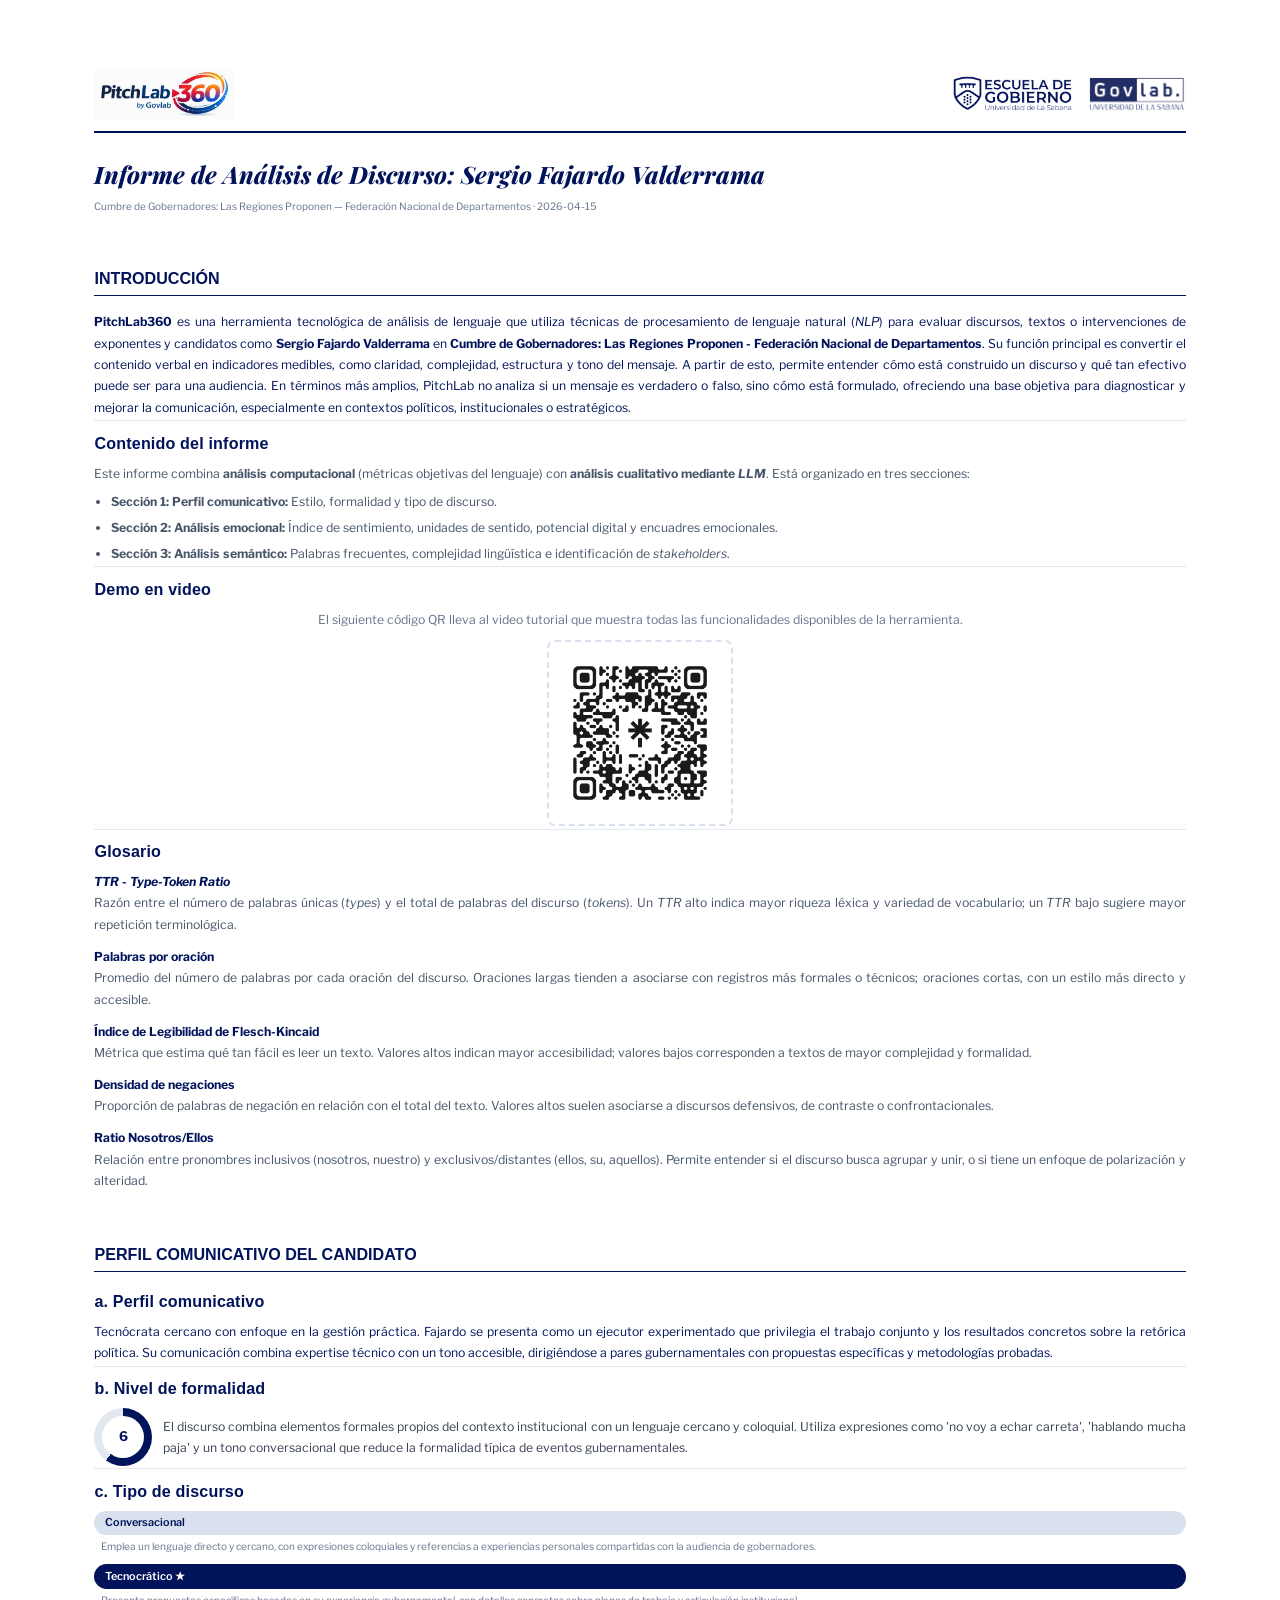
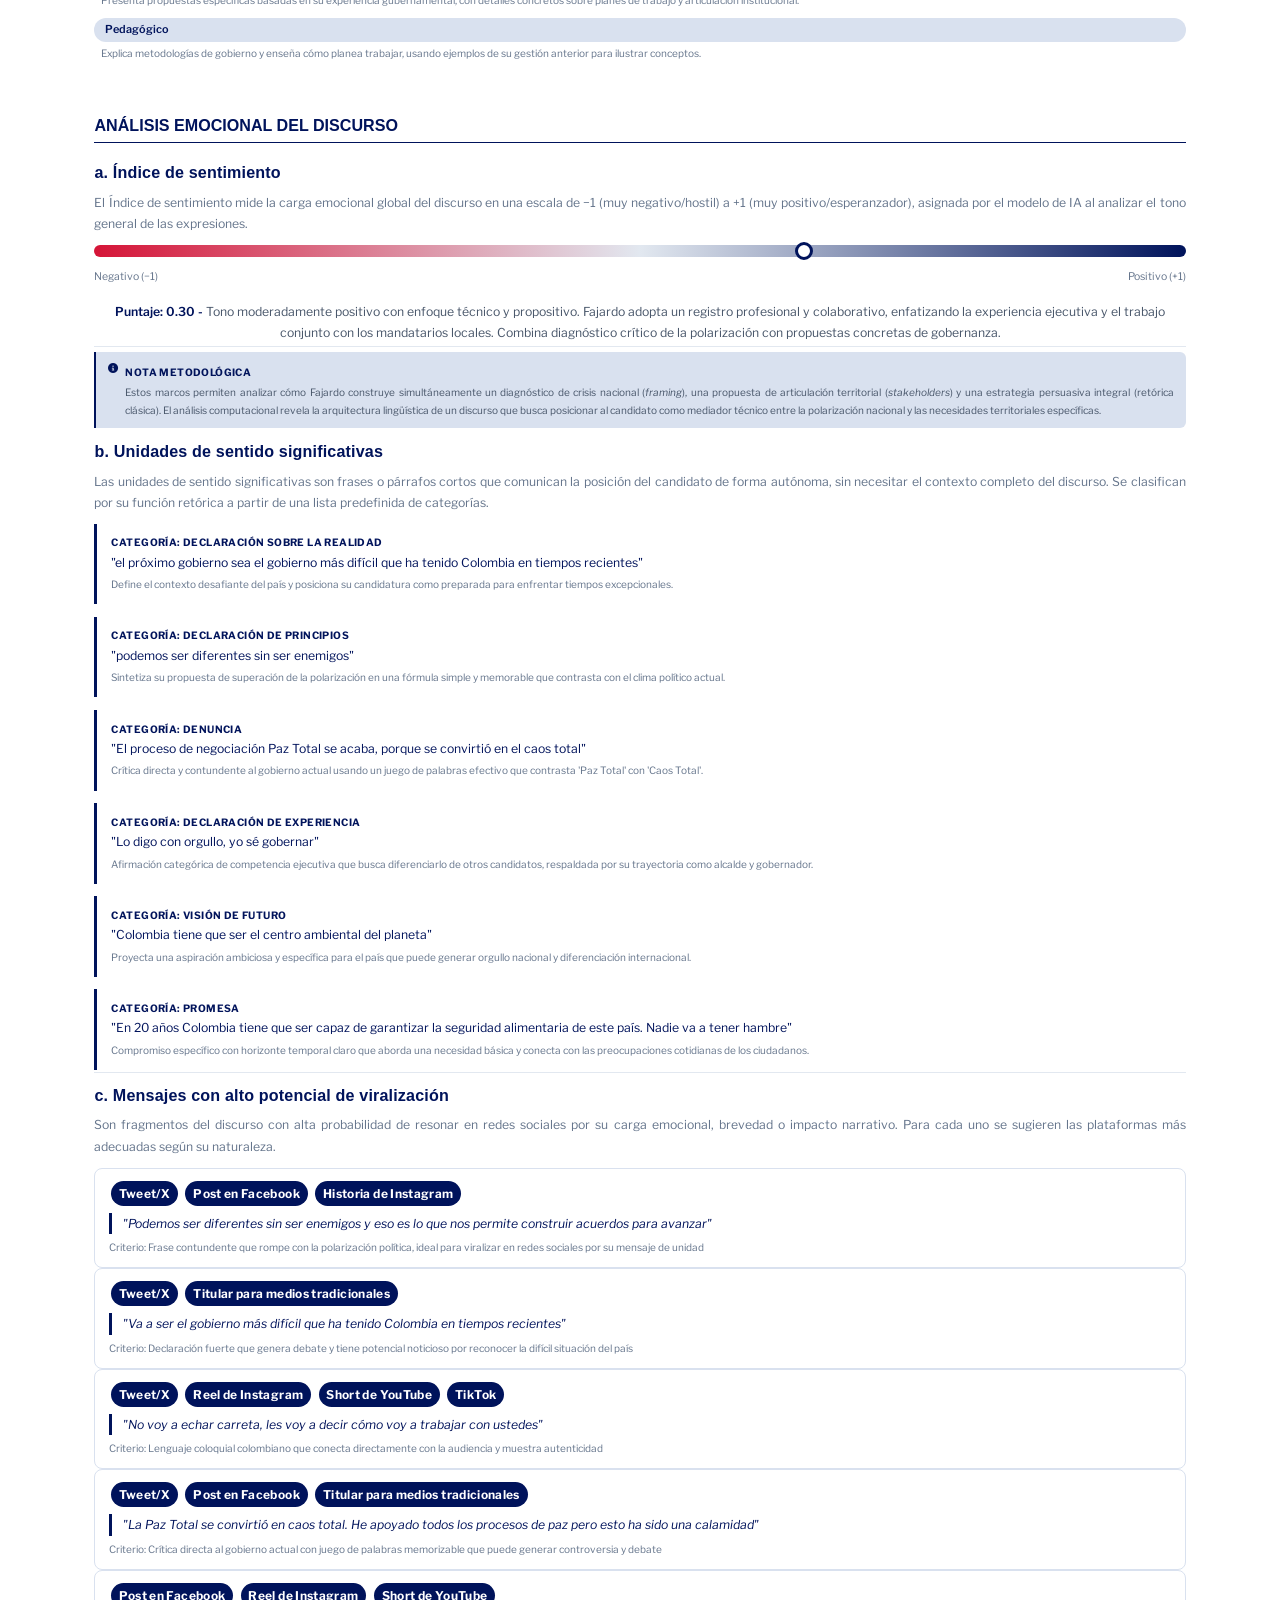
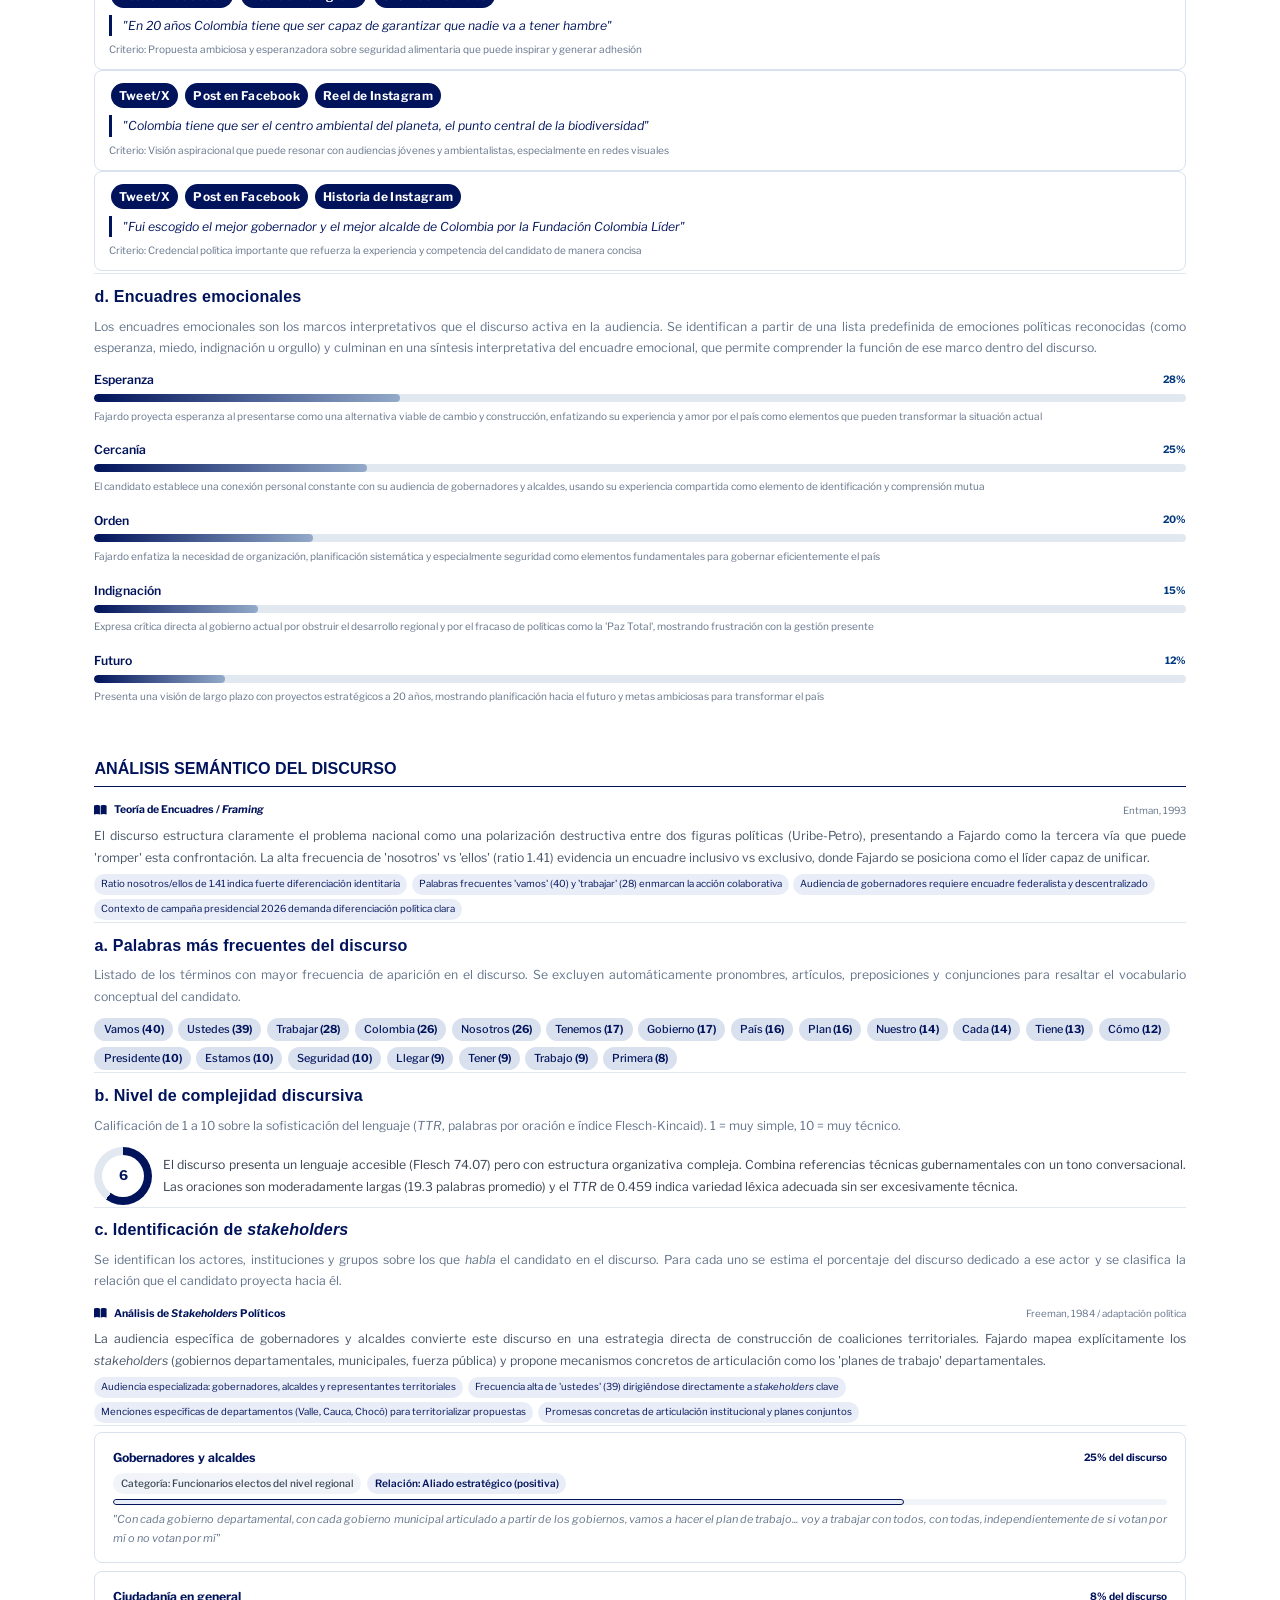
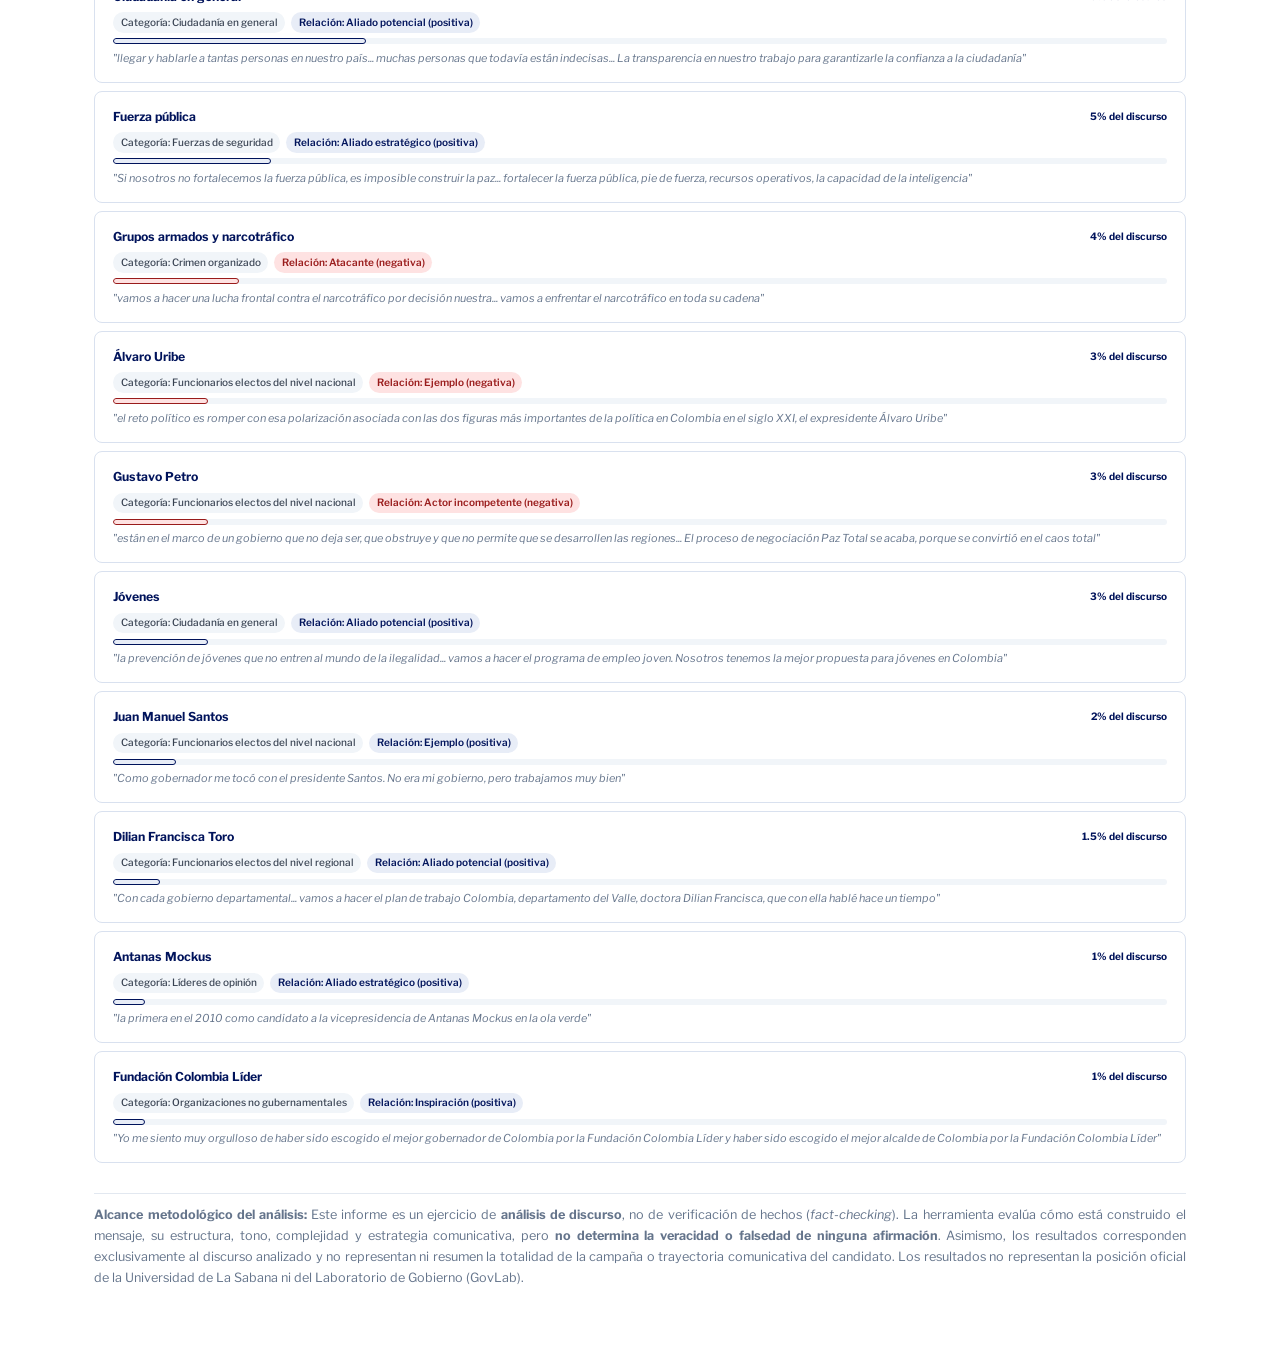
<file: Resultados/Informe_PitchLab360_Sergio_Fajardo_Valderrama_2026-04-15.html>
<!DOCTYPE html>
<html lang="es">

<head>
    <meta charset="UTF-8">
    <title>Informe PitchLab360 — Sergio Fajardo Valderrama</title>
    <link rel="preconnect" href="https://fonts.googleapis.com">
    <link
        href="https://fonts.googleapis.com/css2?family=Playfair+Display:ital,wght@0,700;0,800;1,700&family=Libre+Franklin:ital,wght@0,300;0,400;0,500;0,600;0,700;0,800;1,400&display=swap"
        rel="stylesheet">
    <link href="https://api.fontshare.com/v2/css?f[]=cabinet-grotesk@400,500,700&display=swap" rel="stylesheet">
    <link rel="stylesheet" href="https://cdnjs.cloudflare.com/ajax/libs/font-awesome/6.5.0/css/all.min.css">
    <link rel="stylesheet" href="../static/style.css">
    <style>
        :root {
            --fs-sm: 0.72rem;
            --fs-md: 0.875rem;
            --fs-lg: 1.15rem;
            --lh: 1.75;
            --font-display: 'Publico Banner', 'Playfair Display', serif;
            --font-main: 'Libre Franklin', sans-serif;
            --font-label: 'Cabinet Grotesk', sans-serif;
            --c-blue-dark: #00135B;
            --c-blue-light: #00387D;
            --c-blue-soft: #93AAC9;
            --c-blue-tint: #D9E1EF;
            --text-primary: #00135B;
            --text-secondary: #374151;
            --text-muted: #64748b;
            --border-color: #D9E1EF;
        }

        html {
            font-size: 13pt;
        }

        html,
        body {
            background: #fff !important;
            color: #00135B !important;
            font-family: 'Libre Franklin', sans-serif !important;
            font-size: var(--fs-md) !important;
            line-height: var(--lh) !important;
            text-align: justify !important;
            padding: 0 !important;
            margin: 0 !important;
            overflow: visible !important;
            height: auto !important;
        }

        @page {
            size: A4;
            margin: 0;
            /* 0 elimina URL/fecha/hora del navegador */
        }

        * {
            -webkit-print-color-adjust: exact !important;
            print-color-adjust: exact !important;
        }

        /* Tabla que genera márgenes consistentes en cada página (thead/tfoot se repiten) */
        #pv-margin-table {
            width: 100%;
            border-collapse: collapse;
            border-spacing: 0;
        }

        #pv-margin-top,
        #pv-margin-bottom {
            height: 1.8cm;
        }

        #pv-root {
            display: block;
            padding: 0 2.5cm;
            max-width: 100%;
        }

        .pv-header-logos {
            display: flex;
            justify-content: space-between;
            align-items: center;
            border-bottom: 2px solid #00135B;
            padding-bottom: 0.8rem;
            margin-bottom: 1.4rem;
        }

        .pv-logo-main {
            height: 52px;
            width: auto;
        }

        .pv-logos-secondary {
            display: flex;
            gap: 1rem;
            align-items: center;
        }

        .pv-logo-sub {
            height: 36px;
            width: auto;
        }

        #pv-root h1 {
            font-size: 18pt;
            font-family: 'Publico Banner', 'Playfair Display', serif;
            font-style: italic;
            font-weight: 800;
            color: #00135B;
            margin-bottom: 0.2rem;
        }

        .pv-meta {
            font-size: var(--fs-sm);
            color: #64748b;
            margin-bottom: 1.6rem;
            line-height: var(--lh);
            font-family: 'Libre Franklin', sans-serif;
        }

        .pv-section {
            margin-bottom: 1.4rem;
            padding-top: 0.6cm;
            border: none !important;
            border-radius: 0;
            overflow: visible;
            break-inside: auto;
        }

        .pv-section-hdr {
            background: none !important;
            padding: 0.25rem 0;
            font-family: 'Cabinet Grotesk', sans-serif;
            font-weight: 700;
            font-size: var(--fs-lg) !important;
            color: #00135B;
            border: none !important;
            border-bottom: 1.5px solid #00135B !important;
            text-transform: uppercase;
            margin-bottom: 0.6rem;
            break-after: avoid;
        }

        .pv-section-body {
            padding: 0.3rem 0 0 0;
            line-height: var(--lh);
            text-align: justify;
        }

        /* Elementos que no deben justificarse */
        .pv-header-logos,
        .pv-meta,
        .phrase-type,
        .phrase-just,
        .word-freq-chips,
        .word-freq-chip,
        .platform-badge,
        .emotion-header,
        .stakeholder-header,
        .stakeholder-meta,
        .gauge-circle,
        .gauge-val,
        .tone-bar-container,
        .discourse-type-tag,
        .tag {
            text-align: left !important;
        }

        /* Titulo de tarjeta (item) - Cabinet Grotesk, tamano lg, color UniSabana */
        .result-card-title {
            font-size: var(--fs-lg) !important;
            font-family: 'Cabinet Grotesk', sans-serif !important;
            font-weight: 700 !important;
            color: #00135B !important;
            text-align: left !important;
            margin-bottom: 0.4rem !important;
        }

        /* Contenido en tarjetas - tamano md (excluye titulos) */
        .result-card>div:not(.result-card-title),
        .result-card>p,
        .gauge-text,
        .phrase-item,
        .digital-text,
        .emotion-name,
        .factcheck-item,
        .risk-item .risk-frag,
        .pv-section-body>p {
            font-size: var(--fs-md) !important;
            line-height: var(--lh) !important;
        }

        /* Etiquetas, notas - tamano sm */
        .phrase-type,
        .phrase-just,
        .digital-reason,
        .emotion-pct,
        .fc-reason,
        .risk-desc,
        .stakeholder-pct,
        .stakeholder-category,
        .discourse-type-just,
        .stat-label {
            font-size: var(--fs-sm) !important;
        }

        .result-card {
            break-inside: avoid;
            page-break-inside: avoid;
            margin-bottom: 0.4rem;
            border: none !important;
            background: none !important;
            padding: 0.15rem 0 !important;
            border-bottom: 0.5px solid #e2e8f0 !important;
            border-radius: 0 !important;
        }

        .result-card:last-child {
            border-bottom: none !important;
        }

        /* La tarjeta de frases memorables sí puede cortarse entre páginas;
     cada recuadro individual permanece indivisible */
        .result-card:has(.phrase-list) {
            break-inside: auto !important;
            page-break-inside: auto !important;
        }

        .result-card:has(.phrase-list) .phrase-list {
            break-inside: auto !important;
        }

        .phrase-item {
            break-inside: avoid !important;
            page-break-inside: avoid !important;
        }

        /* Lo mismo para mensajes con potencial de viralización */
        .result-card:has(.digital-item) {
            break-inside: auto !important;
            page-break-inside: auto !important;
        }

        .digital-item {
            break-inside: avoid !important;
            page-break-inside: avoid !important;
        }

        /* Lo mismo para encuadres emocionales */
        .result-card:has(.emotion-list) {
            break-inside: auto !important;
            page-break-inside: auto !important;
        }

        .result-card:has(.emotion-list) .emotion-list {
            break-inside: auto !important;
        }

        .emotion-row {
            break-inside: avoid !important;
            page-break-inside: avoid !important;
        }

        /* Análisis Semántico — stakeholders y palabras frecuentes */
        .result-card:has(.stakeholder-item) {
            break-inside: auto !important;
            page-break-inside: auto !important;
        }

        .stakeholder-item {
            break-inside: avoid !important;
            page-break-inside: avoid !important;
        }

        .result-card:has(.word-freq-chips) {
            break-inside: auto !important;
            page-break-inside: auto !important;
        }

        .gauge-circle,
        .gauge-row,
        .tone-bar-container,
        .tone-track,
        .bar-row,
        .bar-track,
        .emotion-track,
        .stakeholder-item,
        .phrase-item,
        .digital-item,
        .word-freq-chips,
        .mini-marco-card,
        .nota-metodologica {
            break-inside: avoid;
            page-break-inside: avoid;
        }

        .pv-section-hdr,
        .result-card-title {
            break-after: avoid;
            page-break-after: avoid;
        }

        .tone-track {
            background: linear-gradient(to right, #d51437, #e2e8f0, #00135B) !important;
            border-radius: 99px;
            height: 12px;
            width: 100%;
            position: relative;
        }

        .tone-thumb {
            position: absolute;
            width: 18px;
            height: 18px;
            border-radius: 50%;
            background: white !important;
            border: 3px solid #00135B !important;
            top: 50%;
            transform: translate(-50%, -50%);
        }

        .stakeholder-track {
            display: block !important;
            background: #f1f5f9 !important;
            border-radius: 999px;
            height: 6px;
            overflow: hidden;
            margin-top: 0.3rem;
        }

        .stakeholder-fill {
            height: 100%;
            border-radius: 999px;
        }

        .platform-badge {
            display: inline-block;
            font-size: 9pt;
            border-radius: 999px;
            padding: 0.15rem 0.55rem;
            margin: 0.1rem;
        }

        .metrics-help-box,
        .res-toggle,
        button {
            display: none !important;
        }

        .pv-disclaimer {
            margin-top: 2rem;
            padding-top: 0.8rem;
            border-top: 1px solid #e2e8f0;
            font-size: 9.5pt;
            color: #64748b;
            line-height: 1.65;
            text-align: justify;
        }

        /* === Armonización tipográfica ===
     Normaliza los tamaños rem del sidebar a pt coherentes en impresión.
     También unifica los colores de texto secundario. */
        /* Colores unificados */
        *[style*="text-muted"] {
            color: #64748b !important;
        }

        *[style*="text-secondary"] {
            color: #475569 !important;
        }

        *[style*="c-blue-dark"] {
            color: #00135B !important;
        }

        /* Texto generado por LLM: interlineado consistente */
        .result-card>div[style] {
            line-height: var(--lh) !important;
        }
    </style>
</head>

<body>
    <table id="pv-margin-table">
        <thead>
            <tr>
                <td id="pv-margin-top"></td>
            </tr>
        </thead>
        <tfoot>
            <tr>
                <td id="pv-margin-bottom"></td>
            </tr>
        </tfoot>
        <tbody>
            <tr>
                <td>
                    <div id="pv-root">
                        <div class="pv-header-logos">
                            <img src="../assets/PitchLab360.jpg" class="pv-logo-main"
                                onerror="this.style.display='none'">
                            <div class="pv-logos-secondary">
                                <img src="../assets/Universidad de la Sabana.png" class="pv-logo-sub"
                                    onerror="this.style.display='none'">
                                <img src="../assets/Govlab.png" class="pv-logo-sub" onerror="this.style.display='none'">
                            </div>
                        </div>
                        <h1>Informe de Análisis de Discurso: Sergio Fajardo Valderrama</h1>
                        <div class="pv-meta">Cumbre de Gobernadores: Las Regiones Proponen — Federación Nacional de
                            Departamentos · 2026-04-15</div>

                        <div class="pv-section">
                            <div class="pv-section-hdr">INTRODUCCIÓN</div>
                            <div class="pv-section-body">
                                <div class="result-card intro-catchy-card">
                                    <p
                                        style="font-size:var(--fs-md);color:var(--c-blue-dark);line-height:var(--lh);margin:0">
                                        <strong> PitchLab360 </strong>es una herramienta tecnológica de análisis de
                                        lenguaje que utiliza técnicas de procesamiento de lenguaje natural
                                        (<em>NLP</em>) para evaluar discursos, textos o intervenciones de exponentes y
                                        candidatos como <strong>Sergio Fajardo Valderrama</strong> en <strong>Cumbre de
                                            Gobernadores: Las Regiones Proponen - Federación Nacional de
                                            Departamentos</strong>. Su función principal es convertir el contenido
                                        verbal en indicadores medibles, como claridad, complejidad, estructura y tono
                                        del mensaje. A partir de esto, permite entender cómo está construido un discurso
                                        y qué tan efectivo puede ser para una audiencia. En términos más amplios,
                                        PitchLab no analiza si un mensaje es verdadero o falso, sino cómo está
                                        formulado, ofreciendo una base objetiva para diagnosticar y mejorar la
                                        comunicación, especialmente en contextos políticos, institucionales o
                                        estratégicos.
                                    </p>
                                </div>
                                <div class="result-card">
                                    <div class="result-card-title">Contenido del informe</div>
                                    <div
                                        style="font-size:var(--fs-md);color:var(--text-secondary);line-height:var(--lh)">
                                        <p>Este informe combina <strong>análisis computacional</strong> (métricas
                                            objetivas del lenguaje) con <strong>análisis cualitativo mediante
                                                <em>LLM</em></strong>. Está organizado en tres secciones:</p>
                                        <ul
                                            style="margin:0.5rem 0 0 1.2rem;display:flex;flex-direction:column;gap:0.3rem">
                                            <li><strong>Sección 1: Perfil comunicativo:</strong> Estilo, formalidad y
                                                tipo de discurso.</li>
                                            <li><strong>Sección 2: Análisis emocional:</strong> Índice de sentimiento,
                                                unidades de sentido, potencial digital y encuadres emocionales.</li>
                                            <li><strong>Sección 3: Análisis semántico:</strong> Palabras frecuentes,
                                                complejidad lingüística e identificación de <em>stakeholders</em>.</li>
                                        </ul>
                                    </div>
                                </div>
                                <div class="result-card" style="text-align:center">
                                    <div class="result-card-title">Demo en video</div>
                                    <div style="font-size:var(--fs-sm);color:var(--text-muted);margin-bottom:0.75rem">El
                                        siguiente código QR lleva al video tutorial que muestra todas las
                                        funcionalidades disponibles de la herramienta.</div>
                                    <div class="qr-placeholder">
                                        <img src="../assets/QR.png" alt="QR Video Tutorial PitchLab360"
                                            style="width:140px;height:140px;object-fit:contain"
                                            onerror="this.style.display='none'">
                                    </div>
                                </div>
                                <div class="result-card">
                                    <div class="result-card-title">Glosario</div>
                                    <div
                                        style="font-size:var(--fs-md);color:var(--text-secondary);line-height:var(--lh);display:flex;flex-direction:column;gap:0.75rem">
                                        <div>
                                            <strong style="color:var(--c-blue-dark)"><em>TTR</em> - <em>Type-Token
                                                    Ratio</em></strong><br>
                                            Razón entre el número de palabras únicas (<em>types</em>) y el total de
                                            palabras del discurso (<em>tokens</em>). Un <em>TTR</em> alto indica mayor
                                            riqueza léxica y variedad de vocabulario; un <em>TTR</em> bajo sugiere mayor
                                            repetición terminológica.
                                        </div>
                                        <div>
                                            <strong style="color:var(--c-blue-dark)">Palabras por oración</strong><br>
                                            Promedio del número de palabras por cada oración del discurso. Oraciones
                                            largas tienden a asociarse con registros más formales o técnicos; oraciones
                                            cortas, con un estilo más directo y accesible.
                                        </div>
                                        <div>
                                            <strong style="color:var(--c-blue-dark)">Índice de Legibilidad de
                                                Flesch-Kincaid</strong><br>
                                            Métrica que estima qué tan fácil es leer un texto. Valores altos indican
                                            mayor accesibilidad; valores bajos corresponden a textos de mayor
                                            complejidad y formalidad.
                                        </div>
                                        <div>
                                            <strong style="color:var(--c-blue-dark)">Densidad de negaciones</strong><br>
                                            Proporción de palabras de negación en relación con el total del texto.
                                            Valores altos suelen asociarse a discursos defensivos, de contraste o
                                            confrontacionales.
                                        </div>
                                        <div>
                                            <strong style="color:var(--c-blue-dark)">Ratio Nosotros/Ellos</strong><br>
                                            Relación entre pronombres inclusivos (nosotros, nuestro) y
                                            exclusivos/distantes (ellos, su, aquellos). Permite entender si el discurso
                                            busca agrupar y unir, o si tiene un enfoque de polarización y alteridad.
                                        </div>
                                    </div>
                                </div>
                            </div>
                        </div>
                        <div class="pv-section">
                            <div class="pv-section-hdr">PERFIL COMUNICATIVO DEL CANDIDATO</div>
                            <div class="pv-section-body">
                                <div class="result-card">
                                    <div class="result-card-title">a. Perfil comunicativo</div>
                                    <div style="font-size:var(--fs-md);color:var(--c-blue-dark);line-height:var(--lh)">
                                        Tecnócrata cercano con enfoque en la gestión práctica. Fajardo se presenta como
                                        un ejecutor experimentado que privilegia el trabajo conjunto y los resultados
                                        concretos sobre la retórica política. Su comunicación combina expertise técnico
                                        con un tono accesible, dirigiéndose a pares gubernamentales con propuestas
                                        específicas y metodologías probadas.</div>
                                </div>
                                <div class="result-card">
                                    <div class="result-card-title">b. Nivel de formalidad</div>
                                    <div class="score-gauge">
                                        <div class="gauge-circle" style="--pct:60%"><span class="gauge-val">6</span>
                                        </div>
                                        <div class="gauge-text">El discurso combina elementos formales propios del
                                            contexto institucional con un lenguaje cercano y coloquial. Utiliza
                                            expresiones como 'no voy a echar carreta', 'hablando mucha paja' y un tono
                                            conversacional que reduce la formalidad típica de eventos gubernamentales.
                                        </div>
                                    </div>
                                </div>
                                <div class="result-card">
                                    <div class="result-card-title">c. Tipo de discurso</div>
                                    <div style="display:flex;flex-direction:column;gap:0.6rem">
                                        <div class="discourse-type-tag ">
                                            <span class="tag tag-purple">Conversacional</span>
                                            <div class="discourse-type-just">Emplea un lenguaje directo y cercano, con
                                                expresiones coloquiales y referencias a experiencias personales
                                                compartidas con la audiencia de gobernadores.</div>
                                        </div>
                                        <div class="discourse-type-tag dominant">
                                            <span class="tag tag-purple">Tecnocrático ★</span>
                                            <div class="discourse-type-just">Presenta propuestas específicas basadas en
                                                su experiencia gubernamental, con detalles concretos sobre planes de
                                                trabajo y articulación institucional.</div>
                                        </div>
                                        <div class="discourse-type-tag ">
                                            <span class="tag tag-purple">Pedagógico</span>
                                            <div class="discourse-type-just">Explica metodologías de gobierno y enseña
                                                cómo planea trabajar, usando ejemplos de su gestión anterior para
                                                ilustrar conceptos.</div>
                                        </div>
                                    </div>
                                </div>
                            </div>
                        </div>
                        <div class="pv-section">
                            <div class="pv-section-hdr">ANÁLISIS EMOCIONAL DEL DISCURSO</div>
                            <div class="pv-section-body">
                                <div class="result-card">
                                    <div class="result-card-title">a. Índice de sentimiento</div>
                                    <div style="font-size:var(--fs-sm);color:var(--text-muted);margin-bottom:0.75rem">
                                        El Índice de sentimiento mide la carga emocional global del discurso en una
                                        escala de −1 (muy negativo/hostil) a +1 (muy positivo/esperanzador), asignada
                                        por el modelo de IA al analizar el tono general de las expresiones.
                                    </div>
                                    <div class="tone-bar-container">
                                        <div class="tone-track">
                                            <div class="tone-thumb" style="left:65%"></div>
                                        </div>
                                        <div
                                            style="display:flex;justify-content:space-between;font-size:0.75rem;color:var(--text-muted);margin-top:0.3rem">
                                            <span>Negativo (−1)</span>
                                            <span>Positivo (+1)</span>
                                        </div>
                                        <div
                                            style="text-align:center;margin-top:0.5rem;font-size:var(--fs-md);font-weight:600;color:var(--c-blue-dark)">
                                            Puntaje: 0.30 - <span
                                                style="font-weight:400;color:var(--text-secondary)">Tono moderadamente
                                                positivo con enfoque técnico y propositivo. Fajardo adopta un registro
                                                profesional y colaborativo, enfatizando la experiencia ejecutiva y el
                                                trabajo conjunto con los mandatarios locales. Combina diagnóstico
                                                crítico de la polarización con propuestas concretas de
                                                gobernanza.</span>
                                        </div>
                                    </div>
                                </div>

                                <div
                                    style="display:flex;align-items:flex-start;gap:0.5rem;padding:0.6rem 0.85rem;background:var(--c-blue-tint);border-left:2px solid var(--c-blue-dark);border-radius:0 6px 6px 0;margin-bottom:0.5rem">
                                    <i class="fa-solid fa-circle-info"
                                        style="color:var(--c-blue-dark);font-size:var(--fs-sm);margin-top:0.15rem;flex-shrink:0"></i>
                                    <div>
                                        <span
                                            style="font-size:var(--fs-sm);font-weight:700;color:var(--c-blue-dark);text-transform:uppercase;letter-spacing:0.04em">Nota
                                            metodológica</span>
                                        <p
                                            style="font-size:var(--fs-sm);color:var(--text-secondary);line-height:var(--lh);margin:0.15rem 0 0">
                                            Estos marcos permiten analizar cómo Fajardo construye simultáneamente un
                                            diagnóstico de crisis nacional (<em>framing</em>), una propuesta de
                                            articulación territorial (<em>stakeholders</em>) y una estrategia persuasiva
                                            integral (retórica clásica). El análisis computacional revela la
                                            arquitectura lingüística de un discurso que busca posicionar al candidato
                                            como mediador técnico entre la polarización nacional y las necesidades
                                            territoriales específicas.</p>
                                    </div>
                                </div>
                                <div class="result-card">
                                    <div class="result-card-title">b. Unidades de sentido significativas</div>
                                    <div style="font-size:var(--fs-sm);color:var(--text-muted);margin-bottom:0.75rem">
                                        Las unidades de sentido significativas son frases o párrafos cortos que
                                        comunican la posición del candidato de forma autónoma, sin necesitar el contexto
                                        completo del discurso. Se clasifican por su función retórica a partir de una
                                        lista predefinida de categorías.
                                    </div>
                                    <div class="phrase-list">

                                        <div class="phrase-item">
                                            <div class="phrase-type">Categoría: Declaración sobre la realidad</div>
                                            <div>"el próximo gobierno sea el gobierno más difícil que ha tenido Colombia
                                                en tiempos recientes"</div>
                                            <div class="phrase-just">Define el contexto desafiante del país y posiciona
                                                su candidatura como preparada para enfrentar tiempos excepcionales.
                                            </div>
                                        </div>
                                        <div class="phrase-item">
                                            <div class="phrase-type">Categoría: Declaración de principios</div>
                                            <div>"podemos ser diferentes sin ser enemigos"</div>
                                            <div class="phrase-just">Sintetiza su propuesta de superación de la
                                                polarización en una fórmula simple y memorable que contrasta con el
                                                clima político actual.</div>
                                        </div>
                                        <div class="phrase-item">
                                            <div class="phrase-type">Categoría: Denuncia</div>
                                            <div>"El proceso de negociación Paz Total se acaba, porque se convirtió en
                                                el caos total"</div>
                                            <div class="phrase-just">Crítica directa y contundente al gobierno actual
                                                usando un juego de palabras efectivo que contrasta 'Paz Total' con 'Caos
                                                Total'.</div>
                                        </div>
                                        <div class="phrase-item">
                                            <div class="phrase-type">Categoría: Declaración de experiencia</div>
                                            <div>"Lo digo con orgullo, yo sé gobernar"</div>
                                            <div class="phrase-just">Afirmación categórica de competencia ejecutiva que
                                                busca diferenciarlo de otros candidatos, respaldada por su trayectoria
                                                como alcalde y gobernador.</div>
                                        </div>
                                        <div class="phrase-item">
                                            <div class="phrase-type">Categoría: Visión de futuro</div>
                                            <div>"Colombia tiene que ser el centro ambiental del planeta"</div>
                                            <div class="phrase-just">Proyecta una aspiración ambiciosa y específica para
                                                el país que puede generar orgullo nacional y diferenciación
                                                internacional.</div>
                                        </div>
                                        <div class="phrase-item">
                                            <div class="phrase-type">Categoría: Promesa</div>
                                            <div>"En 20 años Colombia tiene que ser capaz de garantizar la seguridad
                                                alimentaria de este país. Nadie va a tener hambre"</div>
                                            <div class="phrase-just">Compromiso específico con horizonte temporal claro
                                                que aborda una necesidad básica y conecta con las preocupaciones
                                                cotidianas de los ciudadanos.</div>
                                        </div>
                                    </div>
                                </div>
                                <div class="result-card">
                                    <div class="result-card-title">c. Mensajes con alto potencial de viralización</div>
                                    <div style="font-size:var(--fs-sm);color:var(--text-muted);margin-bottom:0.75rem">
                                        Son fragmentos del discurso con alta probabilidad de resonar en redes sociales
                                        por su carga emocional, brevedad o impacto narrativo. Para cada uno se sugieren
                                        las plataformas más adecuadas según su naturaleza.
                                    </div>
                                    <div class="digital-item">
                                        <div style="display:flex;flex-wrap:wrap;gap:0.35rem;margin-bottom:0.4rem">
                                            <span class="platform-badge">Tweet/X</span><span class="platform-badge">Post
                                                en Facebook</span><span class="platform-badge">Historia de
                                                Instagram</span>
                                        </div>
                                        <div class="digital-text">"Podemos ser diferentes sin ser enemigos y eso es lo
                                            que nos permite construir acuerdos para avanzar"</div>
                                        <div class="digital-reason">Criterio: Frase contundente que rompe con la
                                            polarización política, ideal para viralizar en redes sociales por su mensaje
                                            de unidad</div>
                                    </div>
                                    <div class="digital-item">
                                        <div style="display:flex;flex-wrap:wrap;gap:0.35rem;margin-bottom:0.4rem">
                                            <span class="platform-badge">Tweet/X</span><span
                                                class="platform-badge">Titular para medios tradicionales</span>
                                        </div>
                                        <div class="digital-text">"Va a ser el gobierno más difícil que ha tenido
                                            Colombia en tiempos recientes"</div>
                                        <div class="digital-reason">Criterio: Declaración fuerte que genera debate y
                                            tiene potencial noticioso por reconocer la difícil situación del país</div>
                                    </div>
                                    <div class="digital-item">
                                        <div style="display:flex;flex-wrap:wrap;gap:0.35rem;margin-bottom:0.4rem">
                                            <span class="platform-badge">Tweet/X</span><span class="platform-badge">Reel
                                                de Instagram</span><span class="platform-badge">Short de
                                                YouTube</span><span class="platform-badge">TikTok</span>
                                        </div>
                                        <div class="digital-text">"No voy a echar carreta, les voy a decir cómo voy a
                                            trabajar con ustedes"</div>
                                        <div class="digital-reason">Criterio: Lenguaje coloquial colombiano que conecta
                                            directamente con la audiencia y muestra autenticidad</div>
                                    </div>
                                    <div class="digital-item">
                                        <div style="display:flex;flex-wrap:wrap;gap:0.35rem;margin-bottom:0.4rem">
                                            <span class="platform-badge">Tweet/X</span><span class="platform-badge">Post
                                                en Facebook</span><span class="platform-badge">Titular para medios
                                                tradicionales</span>
                                        </div>
                                        <div class="digital-text">"La Paz Total se convirtió en caos total. He apoyado
                                            todos los procesos de paz pero esto ha sido una calamidad"</div>
                                        <div class="digital-reason">Criterio: Crítica directa al gobierno actual con
                                            juego de palabras memorizable que puede generar controversia y debate</div>
                                    </div>
                                    <div class="digital-item">
                                        <div style="display:flex;flex-wrap:wrap;gap:0.35rem;margin-bottom:0.4rem">
                                            <span class="platform-badge">Post en Facebook</span><span
                                                class="platform-badge">Reel de Instagram</span><span
                                                class="platform-badge">Short de YouTube</span>
                                        </div>
                                        <div class="digital-text">"En 20 años Colombia tiene que ser capaz de garantizar
                                            que nadie va a tener hambre"</div>
                                        <div class="digital-reason">Criterio: Propuesta ambiciosa y esperanzadora sobre
                                            seguridad alimentaria que puede inspirar y generar adhesión</div>
                                    </div>
                                    <div class="digital-item">
                                        <div style="display:flex;flex-wrap:wrap;gap:0.35rem;margin-bottom:0.4rem">
                                            <span class="platform-badge">Tweet/X</span><span class="platform-badge">Post
                                                en Facebook</span><span class="platform-badge">Reel de Instagram</span>
                                        </div>
                                        <div class="digital-text">"Colombia tiene que ser el centro ambiental del
                                            planeta, el punto central de la biodiversidad"</div>
                                        <div class="digital-reason">Criterio: Visión aspiracional que puede resonar con
                                            audiencias jóvenes y ambientalistas, especialmente en redes visuales</div>
                                    </div>
                                    <div class="digital-item">
                                        <div style="display:flex;flex-wrap:wrap;gap:0.35rem;margin-bottom:0.4rem">
                                            <span class="platform-badge">Tweet/X</span><span class="platform-badge">Post
                                                en Facebook</span><span class="platform-badge">Historia de
                                                Instagram</span>
                                        </div>
                                        <div class="digital-text">"Fui escogido el mejor gobernador y el mejor alcalde
                                            de Colombia por la Fundación Colombia Líder"</div>
                                        <div class="digital-reason">Criterio: Credencial política importante que
                                            refuerza la experiencia y competencia del candidato de manera concisa</div>
                                    </div>
                                </div>
                                <div class="result-card">
                                    <div class="result-card-title">d. Encuadres emocionales</div>
                                    <div style="font-size:var(--fs-sm);color:var(--text-muted);margin-bottom:0.75rem">
                                        Los encuadres emocionales son los marcos interpretativos que el discurso activa
                                        en la audiencia. Se identifican a partir de una lista predefinida de emociones
                                        políticas reconocidas (como esperanza, miedo, indignación u orgullo) y culminan
                                        en una síntesis interpretativa del encuadre emocional, que permite comprender la
                                        función de ese marco dentro del discurso.
                                    </div>
                                    <div class="emotion-list">

                                        <div class="emotion-row">
                                            <div class="emotion-header">
                                                <span class="emotion-name">Esperanza</span>
                                                <span class="emotion-pct">28%</span>
                                            </div>
                                            <div class="emotion-track">
                                                <div class="emotion-fill" style="width:28%"></div>
                                            </div>
                                            <div
                                                style="font-size:var(--fs-sm);color:var(--text-muted);margin-top:0.15rem">
                                                Fajardo proyecta esperanza al presentarse como una alternativa viable de
                                                cambio y construcción, enfatizando su experiencia y amor por el país
                                                como elementos que pueden transformar la situación actual</div>
                                        </div>
                                        <div class="emotion-row">
                                            <div class="emotion-header">
                                                <span class="emotion-name">Cercanía</span>
                                                <span class="emotion-pct">25%</span>
                                            </div>
                                            <div class="emotion-track">
                                                <div class="emotion-fill" style="width:25%"></div>
                                            </div>
                                            <div
                                                style="font-size:var(--fs-sm);color:var(--text-muted);margin-top:0.15rem">
                                                El candidato establece una conexión personal constante con su audiencia
                                                de gobernadores y alcaldes, usando su experiencia compartida como
                                                elemento de identificación y comprensión mutua</div>
                                        </div>
                                        <div class="emotion-row">
                                            <div class="emotion-header">
                                                <span class="emotion-name">Orden</span>
                                                <span class="emotion-pct">20%</span>
                                            </div>
                                            <div class="emotion-track">
                                                <div class="emotion-fill" style="width:20%"></div>
                                            </div>
                                            <div
                                                style="font-size:var(--fs-sm);color:var(--text-muted);margin-top:0.15rem">
                                                Fajardo enfatiza la necesidad de organización, planificación sistemática
                                                y especialmente seguridad como elementos fundamentales para gobernar
                                                eficientemente el país</div>
                                        </div>
                                        <div class="emotion-row">
                                            <div class="emotion-header">
                                                <span class="emotion-name">Indignación</span>
                                                <span class="emotion-pct">15%</span>
                                            </div>
                                            <div class="emotion-track">
                                                <div class="emotion-fill" style="width:15%"></div>
                                            </div>
                                            <div
                                                style="font-size:var(--fs-sm);color:var(--text-muted);margin-top:0.15rem">
                                                Expresa crítica directa al gobierno actual por obstruir el desarrollo
                                                regional y por el fracaso de políticas como la 'Paz Total', mostrando
                                                frustración con la gestión presente</div>
                                        </div>
                                        <div class="emotion-row">
                                            <div class="emotion-header">
                                                <span class="emotion-name">Futuro</span>
                                                <span class="emotion-pct">12%</span>
                                            </div>
                                            <div class="emotion-track">
                                                <div class="emotion-fill" style="width:12%"></div>
                                            </div>
                                            <div
                                                style="font-size:var(--fs-sm);color:var(--text-muted);margin-top:0.15rem">
                                                Presenta una visión de largo plazo con proyectos estratégicos a 20 años,
                                                mostrando planificación hacia el futuro y metas ambiciosas para
                                                transformar el país</div>
                                        </div>
                                    </div>
                                </div>
                            </div>
                        </div>
                        <div class="pv-section">
                            <div class="pv-section-hdr">ANÁLISIS SEMÁNTICO DEL DISCURSO</div>
                            <div class="pv-section-body">
                                <div class="result-card"
                                    style="border-left:3px solid var(--c-blue-dark);background:var(--c-blue-tint)">
                                    <div style="display:flex;align-items:center;gap:0.5rem;margin-bottom:0.4rem">
                                        <i class="fa-solid fa-book-open"
                                            style="color:var(--c-blue-dark);font-size:0.8rem"></i>
                                        <span style="font-size:0.75rem;font-weight:700;color:var(--c-blue-dark)">Teoría
                                            de Encuadres / <em>Framing</em></span>
                                        <span style="font-size:0.7rem;color:var(--text-muted);margin-left:auto">Entman,
                                            1993</span>
                                    </div>
                                    <p
                                        style="font-size:var(--fs-md);color:var(--text-secondary);line-height:var(--lh);margin:0 0 0.4rem">
                                        El discurso estructura claramente el problema nacional como una polarización
                                        destructiva entre dos figuras políticas (Uribe-Petro), presentando a Fajardo
                                        como la tercera vía que puede 'romper' esta confrontación. La alta frecuencia de
                                        'nosotros' vs 'ellos' (ratio 1.41) evidencia un encuadre inclusivo vs exclusivo,
                                        donde Fajardo se posiciona como el líder capaz de unificar.</p>
                                    <div style="display:flex;flex-wrap:wrap;gap:0.3rem">
                                        <span
                                            style="font-size:0.69rem;background:#e8edf7;color:var(--c-blue-dark);padding:0.15rem 0.5rem;border-radius:999px">Ratio
                                            nosotros/ellos de 1.41 indica fuerte diferenciación identitaria</span><span
                                            style="font-size:0.69rem;background:#e8edf7;color:var(--c-blue-dark);padding:0.15rem 0.5rem;border-radius:999px">Palabras
                                            frecuentes 'vamos' (40) y 'trabajar' (28) enmarcan la acción
                                            colaborativa</span><span
                                            style="font-size:0.69rem;background:#e8edf7;color:var(--c-blue-dark);padding:0.15rem 0.5rem;border-radius:999px">Audiencia
                                            de gobernadores requiere encuadre federalista y descentralizado</span><span
                                            style="font-size:0.69rem;background:#e8edf7;color:var(--c-blue-dark);padding:0.15rem 0.5rem;border-radius:999px">Contexto
                                            de campaña presidencial 2026 demanda diferenciación política clara</span>
                                    </div>
                                </div>
                                <div class="result-card">
                                    <div class="result-card-title">a. Palabras más frecuentes del discurso</div>
                                    <div style="font-size:0.82rem;color:var(--text-muted);margin-bottom:0.75rem">
                                        Listado de los términos con mayor frecuencia de aparición en el discurso. Se
                                        excluyen automáticamente pronombres, artículos, preposiciones y conjunciones
                                        para resaltar el vocabulario conceptual del candidato.
                                    </div>
                                    <div class="word-freq-chips">
                                        <span class="word-freq-chip">Vamos <b>(40)</b></span><span
                                            class="word-freq-chip">Ustedes <b>(39)</b></span><span
                                            class="word-freq-chip">Trabajar <b>(28)</b></span><span
                                            class="word-freq-chip">Colombia <b>(26)</b></span><span
                                            class="word-freq-chip">Nosotros <b>(26)</b></span><span
                                            class="word-freq-chip">Tenemos <b>(17)</b></span><span
                                            class="word-freq-chip">Gobierno <b>(17)</b></span><span
                                            class="word-freq-chip">País <b>(16)</b></span><span
                                            class="word-freq-chip">Plan <b>(16)</b></span><span
                                            class="word-freq-chip">Nuestro <b>(14)</b></span><span
                                            class="word-freq-chip">Cada <b>(14)</b></span><span
                                            class="word-freq-chip">Tiene <b>(13)</b></span><span
                                            class="word-freq-chip">Cómo <b>(12)</b></span><span
                                            class="word-freq-chip">Presidente <b>(10)</b></span><span
                                            class="word-freq-chip">Estamos <b>(10)</b></span><span
                                            class="word-freq-chip">Seguridad <b>(10)</b></span><span
                                            class="word-freq-chip">Llegar <b>(9)</b></span><span
                                            class="word-freq-chip">Tener <b>(9)</b></span><span
                                            class="word-freq-chip">Trabajo <b>(9)</b></span><span
                                            class="word-freq-chip">Primera <b>(8)</b></span>
                                    </div>
                                </div>
                                <div class="result-card">
                                    <div class="result-card-title">b. Nivel de complejidad discursiva</div>
                                    <div style="font-size:var(--fs-sm);color:var(--text-muted);margin-bottom:0.75rem">
                                        Calificación de 1 a 10 sobre la sofisticación del lenguaje (<em>TTR</em>,
                                        palabras por oración e índice Flesch-Kincaid). 1 = muy simple, 10 = muy técnico.
                                    </div>
                                    <div class="score-gauge">
                                        <div class="gauge-circle" style="--pct:60%"><span class="gauge-val">6</span>
                                        </div>
                                        <div class="gauge-text">El discurso presenta un lenguaje accesible (Flesch
                                            74.07) pero con estructura organizativa compleja. Combina referencias
                                            técnicas gubernamentales con un tono conversacional. Las oraciones son
                                            moderadamente largas (19.3 palabras promedio) y el <em>TTR</em> de 0.459
                                            indica variedad léxica adecuada sin ser excesivamente técnica.</div>
                                    </div>
                                </div>
                                <div class="result-card">
                                    <div class="result-card-title">c. Identificación de <em>stakeholders</em></div>
                                    <div style="font-size:0.82rem;color:var(--text-muted);margin-bottom:0.75rem">
                                        Se identifican los actores, instituciones y grupos sobre los que <em>habla</em>
                                        el candidato en el discurso. Para cada uno se estima el porcentaje del discurso
                                        dedicado a ese actor y se clasifica la relación que el candidato proyecta hacia
                                        él.
                                    </div>
                                    <div class="result-card"
                                        style="border-left:3px solid var(--c-blue-dark);background:var(--c-blue-tint)">
                                        <div style="display:flex;align-items:center;gap:0.5rem;margin-bottom:0.4rem">
                                            <i class="fa-solid fa-book-open"
                                                style="color:var(--c-blue-dark);font-size:0.8rem"></i>
                                            <span
                                                style="font-size:0.75rem;font-weight:700;color:var(--c-blue-dark)">Análisis
                                                de <em>Stakeholders</em> Políticos</span>
                                            <span
                                                style="font-size:0.7rem;color:var(--text-muted);margin-left:auto">Freeman,
                                                1984 / adaptación política</span>
                                        </div>
                                        <p
                                            style="font-size:var(--fs-md);color:var(--text-secondary);line-height:var(--lh);margin:0 0 0.4rem">
                                            La audiencia específica de gobernadores y alcaldes convierte este discurso
                                            en una estrategia directa de construcción de coaliciones territoriales.
                                            Fajardo mapea explícitamente los <em>stakeholders</em> (gobiernos
                                            departamentales, municipales, fuerza pública) y propone mecanismos concretos
                                            de articulación como los 'planes de trabajo' departamentales.</p>
                                        <div style="display:flex;flex-wrap:wrap;gap:0.3rem">
                                            <span
                                                style="font-size:0.69rem;background:#e8edf7;color:var(--c-blue-dark);padding:0.15rem 0.5rem;border-radius:999px">Audiencia
                                                especializada: gobernadores, alcaldes y representantes
                                                territoriales</span><span
                                                style="font-size:0.69rem;background:#e8edf7;color:var(--c-blue-dark);padding:0.15rem 0.5rem;border-radius:999px">Frecuencia
                                                alta de 'ustedes' (39) dirigiéndose directamente a <em>stakeholders</em>
                                                clave</span><span
                                                style="font-size:0.69rem;background:#e8edf7;color:var(--c-blue-dark);padding:0.15rem 0.5rem;border-radius:999px">Menciones
                                                específicas de departamentos (Valle, Cauca, Chocó) para territorializar
                                                propuestas</span><span
                                                style="font-size:0.69rem;background:#e8edf7;color:var(--c-blue-dark);padding:0.15rem 0.5rem;border-radius:999px">Promesas
                                                concretas de articulación institucional y planes conjuntos</span>
                                        </div>
                                    </div>

                                    <div style="display:flex;flex-direction:column;gap:0.6rem">

                                        <div class="stakeholder-item">
                                            <div class="stakeholder-header">
                                                <span class="stakeholder-name">Gobernadores y alcaldes</span>
                                                <span class="stakeholder-pct">25% del discurso</span>
                                            </div>
                                            <div class="stakeholder-meta">
                                                <span class="stakeholder-category">Categoría: Funcionarios electos del
                                                    nivel regional</span>
                                                <span class="stakeholder-relation"
                                                    style="background:#e8edf7;color:#00135B">
                                                    Relación: Aliado estratégico (positiva)
                                                </span>
                                            </div>
                                            <div class="stakeholder-track">
                                                <div class="stakeholder-fill"
                                                    style="width:75%;background:#e8edf7;border:1px solid #00135B"></div>
                                            </div>
                                            <div
                                                style="font-size:0.78rem;color:var(--text-muted);margin-top:0.2rem;font-style:italic">
                                                "Con cada gobierno departamental, con cada gobierno municipal articulado
                                                a partir de los gobiernos, vamos a hacer el plan de trabajo... voy a
                                                trabajar con todos, con todas, independientemente de si votan por mí o
                                                no votan por mí"</div>
                                        </div>
                                        <div class="stakeholder-item">
                                            <div class="stakeholder-header">
                                                <span class="stakeholder-name">Ciudadanía en general</span>
                                                <span class="stakeholder-pct">8% del discurso</span>
                                            </div>
                                            <div class="stakeholder-meta">
                                                <span class="stakeholder-category">Categoría: Ciudadanía en
                                                    general</span>
                                                <span class="stakeholder-relation"
                                                    style="background:#e8edf7;color:#00135B">
                                                    Relación: Aliado potencial (positiva)
                                                </span>
                                            </div>
                                            <div class="stakeholder-track">
                                                <div class="stakeholder-fill"
                                                    style="width:24%;background:#e8edf7;border:1px solid #00135B"></div>
                                            </div>
                                            <div
                                                style="font-size:0.78rem;color:var(--text-muted);margin-top:0.2rem;font-style:italic">
                                                "llegar y hablarle a tantas personas en nuestro país... muchas personas
                                                que todavía están indecisas... La transparencia en nuestro trabajo para
                                                garantizarle la confianza a la ciudadanía"</div>
                                        </div>
                                        <div class="stakeholder-item">
                                            <div class="stakeholder-header">
                                                <span class="stakeholder-name">Fuerza pública</span>
                                                <span class="stakeholder-pct">5% del discurso</span>
                                            </div>
                                            <div class="stakeholder-meta">
                                                <span class="stakeholder-category">Categoría: Fuerzas de
                                                    seguridad</span>
                                                <span class="stakeholder-relation"
                                                    style="background:#e8edf7;color:#00135B">
                                                    Relación: Aliado estratégico (positiva)
                                                </span>
                                            </div>
                                            <div class="stakeholder-track">
                                                <div class="stakeholder-fill"
                                                    style="width:15%;background:#e8edf7;border:1px solid #00135B"></div>
                                            </div>
                                            <div
                                                style="font-size:0.78rem;color:var(--text-muted);margin-top:0.2rem;font-style:italic">
                                                "Si nosotros no fortalecemos la fuerza pública, es imposible construir
                                                la paz... fortalecer la fuerza pública, pie de fuerza, recursos
                                                operativos, la capacidad de la inteligencia"</div>
                                        </div>
                                        <div class="stakeholder-item">
                                            <div class="stakeholder-header">
                                                <span class="stakeholder-name">Grupos armados y narcotráfico</span>
                                                <span class="stakeholder-pct">4% del discurso</span>
                                            </div>
                                            <div class="stakeholder-meta">
                                                <span class="stakeholder-category">Categoría: Crimen organizado</span>
                                                <span class="stakeholder-relation"
                                                    style="background:#fee2e2;color:#991b1b">
                                                    Relación: Atacante (negativa)
                                                </span>
                                            </div>
                                            <div class="stakeholder-track">
                                                <div class="stakeholder-fill"
                                                    style="width:12%;background:#fee2e2;border:1px solid #991b1b"></div>
                                            </div>
                                            <div
                                                style="font-size:0.78rem;color:var(--text-muted);margin-top:0.2rem;font-style:italic">
                                                "vamos a hacer una lucha frontal contra el narcotráfico por decisión
                                                nuestra... vamos a enfrentar el narcotráfico en toda su cadena"</div>
                                        </div>
                                        <div class="stakeholder-item">
                                            <div class="stakeholder-header">
                                                <span class="stakeholder-name">Álvaro Uribe</span>
                                                <span class="stakeholder-pct">3% del discurso</span>
                                            </div>
                                            <div class="stakeholder-meta">
                                                <span class="stakeholder-category">Categoría: Funcionarios electos del
                                                    nivel nacional</span>
                                                <span class="stakeholder-relation"
                                                    style="background:#fee2e2;color:#991b1b">
                                                    Relación: Ejemplo (negativa)
                                                </span>
                                            </div>
                                            <div class="stakeholder-track">
                                                <div class="stakeholder-fill"
                                                    style="width:9%;background:#fee2e2;border:1px solid #991b1b"></div>
                                            </div>
                                            <div
                                                style="font-size:0.78rem;color:var(--text-muted);margin-top:0.2rem;font-style:italic">
                                                "el reto político es romper con esa polarización asociada con las dos
                                                figuras más importantes de la política en Colombia en el siglo XXI, el
                                                expresidente Álvaro Uribe"</div>
                                        </div>
                                        <div class="stakeholder-item">
                                            <div class="stakeholder-header">
                                                <span class="stakeholder-name">Gustavo Petro</span>
                                                <span class="stakeholder-pct">3% del discurso</span>
                                            </div>
                                            <div class="stakeholder-meta">
                                                <span class="stakeholder-category">Categoría: Funcionarios electos del
                                                    nivel nacional</span>
                                                <span class="stakeholder-relation"
                                                    style="background:#fee2e2;color:#991b1b">
                                                    Relación: Actor incompetente (negativa)
                                                </span>
                                            </div>
                                            <div class="stakeholder-track">
                                                <div class="stakeholder-fill"
                                                    style="width:9%;background:#fee2e2;border:1px solid #991b1b"></div>
                                            </div>
                                            <div
                                                style="font-size:0.78rem;color:var(--text-muted);margin-top:0.2rem;font-style:italic">
                                                "están en el marco de un gobierno que no deja ser, que obstruye y que no
                                                permite que se desarrollen las regiones... El proceso de negociación Paz
                                                Total se acaba, porque se convirtió en el caos total"</div>
                                        </div>
                                        <div class="stakeholder-item">
                                            <div class="stakeholder-header">
                                                <span class="stakeholder-name">Jóvenes</span>
                                                <span class="stakeholder-pct">3% del discurso</span>
                                            </div>
                                            <div class="stakeholder-meta">
                                                <span class="stakeholder-category">Categoría: Ciudadanía en
                                                    general</span>
                                                <span class="stakeholder-relation"
                                                    style="background:#e8edf7;color:#00135B">
                                                    Relación: Aliado potencial (positiva)
                                                </span>
                                            </div>
                                            <div class="stakeholder-track">
                                                <div class="stakeholder-fill"
                                                    style="width:9%;background:#e8edf7;border:1px solid #00135B"></div>
                                            </div>
                                            <div
                                                style="font-size:0.78rem;color:var(--text-muted);margin-top:0.2rem;font-style:italic">
                                                "la prevención de jóvenes que no entren al mundo de la ilegalidad...
                                                vamos a hacer el programa de empleo joven. Nosotros tenemos la mejor
                                                propuesta para jóvenes en Colombia"</div>
                                        </div>
                                        <div class="stakeholder-item">
                                            <div class="stakeholder-header">
                                                <span class="stakeholder-name">Juan Manuel Santos</span>
                                                <span class="stakeholder-pct">2% del discurso</span>
                                            </div>
                                            <div class="stakeholder-meta">
                                                <span class="stakeholder-category">Categoría: Funcionarios electos del
                                                    nivel nacional</span>
                                                <span class="stakeholder-relation"
                                                    style="background:#e8edf7;color:#00135B">
                                                    Relación: Ejemplo (positiva)
                                                </span>
                                            </div>
                                            <div class="stakeholder-track">
                                                <div class="stakeholder-fill"
                                                    style="width:6%;background:#e8edf7;border:1px solid #00135B"></div>
                                            </div>
                                            <div
                                                style="font-size:0.78rem;color:var(--text-muted);margin-top:0.2rem;font-style:italic">
                                                "Como gobernador me tocó con el presidente Santos. No era mi gobierno,
                                                pero trabajamos muy bien"</div>
                                        </div>
                                        <div class="stakeholder-item">
                                            <div class="stakeholder-header">
                                                <span class="stakeholder-name">Dilian Francisca Toro</span>
                                                <span class="stakeholder-pct">1.5% del discurso</span>
                                            </div>
                                            <div class="stakeholder-meta">
                                                <span class="stakeholder-category">Categoría: Funcionarios electos del
                                                    nivel regional</span>
                                                <span class="stakeholder-relation"
                                                    style="background:#e8edf7;color:#00135B">
                                                    Relación: Aliado potencial (positiva)
                                                </span>
                                            </div>
                                            <div class="stakeholder-track">
                                                <div class="stakeholder-fill"
                                                    style="width:4.5%;background:#e8edf7;border:1px solid #00135B">
                                                </div>
                                            </div>
                                            <div
                                                style="font-size:0.78rem;color:var(--text-muted);margin-top:0.2rem;font-style:italic">
                                                "Con cada gobierno departamental... vamos a hacer el plan de trabajo
                                                Colombia, departamento del Valle, doctora Dilian Francisca, que con ella
                                                hablé hace un tiempo"</div>
                                        </div>
                                        <div class="stakeholder-item">
                                            <div class="stakeholder-header">
                                                <span class="stakeholder-name">Antanas Mockus</span>
                                                <span class="stakeholder-pct">1% del discurso</span>
                                            </div>
                                            <div class="stakeholder-meta">
                                                <span class="stakeholder-category">Categoría: Líderes de opinión</span>
                                                <span class="stakeholder-relation"
                                                    style="background:#e8edf7;color:#00135B">
                                                    Relación: Aliado estratégico (positiva)
                                                </span>
                                            </div>
                                            <div class="stakeholder-track">
                                                <div class="stakeholder-fill"
                                                    style="width:3%;background:#e8edf7;border:1px solid #00135B"></div>
                                            </div>
                                            <div
                                                style="font-size:0.78rem;color:var(--text-muted);margin-top:0.2rem;font-style:italic">
                                                "la primera en el 2010 como candidato a la vicepresidencia de Antanas
                                                Mockus en la ola verde"</div>
                                        </div>
                                        <div class="stakeholder-item">
                                            <div class="stakeholder-header">
                                                <span class="stakeholder-name">Fundación Colombia Líder</span>
                                                <span class="stakeholder-pct">1% del discurso</span>
                                            </div>
                                            <div class="stakeholder-meta">
                                                <span class="stakeholder-category">Categoría: Organizaciones no
                                                    gubernamentales</span>
                                                <span class="stakeholder-relation"
                                                    style="background:#e8edf7;color:#00135B">
                                                    Relación: Inspiración (positiva)
                                                </span>
                                            </div>
                                            <div class="stakeholder-track">
                                                <div class="stakeholder-fill"
                                                    style="width:3%;background:#e8edf7;border:1px solid #00135B"></div>
                                            </div>
                                            <div
                                                style="font-size:0.78rem;color:var(--text-muted);margin-top:0.2rem;font-style:italic">
                                                "Yo me siento muy orgulloso de haber sido escogido el mejor gobernador
                                                de Colombia por la Fundación Colombia Líder y haber sido escogido el
                                                mejor alcalde de Colombia por la Fundación Colombia Líder"</div>
                                        </div>
                                    </div>
                                </div>
                            </div>
                        </div>
                        <div class="pv-disclaimer">
                            <strong>Alcance metodológico del análisis:</strong> Este informe es un ejercicio de
                            <strong>análisis de discurso</strong>, no de verificación de hechos
                            (<em>fact-checking</em>).
                            La herramienta evalúa cómo está construido el mensaje, su estructura, tono, complejidad y
                            estrategia comunicativa, pero <strong>no determina la veracidad o falsedad de ninguna
                                afirmación</strong>.
                            Asimismo, los resultados corresponden exclusivamente al discurso analizado y no representan
                            ni resumen la totalidad de la campaña o trayectoria comunicativa del candidato.
                            Los resultados no representan la posición oficial de la Universidad de La Sabana
                            ni del Laboratorio de Gobierno (GovLab).
                        </div>
                    </div>
                </td>
            </tr>
        </tbody>
    </table>
</body>

</html>
</file>
<file: static/style.css>
:root {
    /* ============================================================
       IDENTIDAD VISUAL — Manual de Marca Universidad de La Sabana
       ============================================================ */

    /* Tipografías (máximo 3 familias) */
    --font-display: 'Publico Banner', 'Playfair Display', serif;
    /* Display editorial — H1, H2 */
    --font-main: 'Libre Franklin', sans-serif;
    /* Principal — cuerpo, UI, botones */
    --font-label: 'Cabinet Grotesk', sans-serif;
    /* Apoyo — subtítulos, etiquetas */

    /* 3 tamaños tipográficos (máximo permitido) */
    --fs-sm: 0.72rem;
    /* Etiquetas, badges, notas al pie */
    --fs-md: 0.875rem;
    /* Cuerpo, descripciones, inputs */
    --fs-lg: 1.25rem;
    /* Títulos, encabezados de sección */

    /* Paleta UniSabana Blue */
    --c-blue-dark: #00135B;
    /* 00135B - Escuela de Gobierno
    /* UniSabana Blue oscuro  (PANTONE 281) */
    --c-blue-light: #00387D;
    /* UniSabana Blue medio   (PANTONE 286) */
    --c-blue-soft: #93AAC9;
    /* UniSabana Blue claro   (PANTONE 292) */
    --c-blue-tint: #D9E1EF;
    /* UniSabana Blue tenue   (PANTONE 2707) */
    --c-cream: #F7EFD9;
    /* UniSabana Cream        (PANTONE 7499) */

    /* Colores PitchLab360 */
    --c-yellow: #f8a719;
    --c-red: #d51437;
    --c-orange: #fb6f1a;
    /* NOTA: --c-purple reemplazado por azul institucional */
    --c-purple: #00387D;
    /* Remapeado a UniSabana Blue medio */

    /* Semánticos */
    --c-bg: #EEF2F8;
    /* Fondo app — azul institucional muy tenue */
    --bg-main: var(--c-bg);
    --bg-sidebar: #ffffff;
    --bg-card: #ffffff;

    --text-primary: var(--c-blue-dark);
    --text-secondary: #374151;
    --text-muted: #64748b;

    --border-color: #D9E1EF;
    --transition: all 0.2s cubic-bezier(0.4, 0, 0.2, 1);

    /* Interlineado único para toda la plataforma */
    --lh: 1.75;
}

/* ── Tipografía display institucional ──────────────────────── */
h1,
h2 {
    font-family: var(--font-display);
    font-weight: 800;
    color: var(--c-blue-dark);
}

h3,
h4 {
    font-family: var(--font-label);
    font-weight: 700;
    color: var(--c-blue-dark);
}

* {
    box-sizing: border-box;
    margin: 0;
    padding: 0;
}

body {
    font-family: var(--font-main);
    font-size: var(--fs-md);
    background-color: var(--bg-main);
    color: var(--text-primary);
    line-height: var(--lh);
    height: 100vh;
    overflow: hidden;
}

/* Interlineado único para todo el contenido textual */
p,
li,
.result-card>div,
.pv-section-body,
.gauge-text,
.phrase-item,
.digital-reason,
.fc-reason,
.risk-frag,
.risk-desc {
    line-height: var(--lh);
}

/* Base Layout */
.app-container {
    display: flex;
    height: 100vh;
    width: 100vw;
}

/* Sidebar */
.sidebar {
    width: 50vw;
    min-width: 320px;
    max-width: 80vw;
    background-color: var(--bg-sidebar);
    border-right: 1px solid var(--border-color);
    border-top: 4px solid var(--c-blue-dark);
    /* Acento UniSabana */
    position: relative;
    display: flex;
    flex-direction: column;
    box-shadow: 2px 0 12px rgba(0, 32, 91, 0.08);
    z-index: 10;
}

.sidebar-content {
    flex: 1;
    display: flex;
    flex-direction: column;
    padding: 1.5rem;
    overflow-y: auto;
}

.drag-handle {
    position: absolute;
    right: 0;
    top: 0;
    bottom: 0;
    width: 6px;
    cursor: col-resize;
    display: flex;
    flex-direction: column;
    justify-content: center;
    align-items: center;
    gap: 4px;
    background-color: transparent;
    transition: background-color var(--transition);
}

.drag-handle:hover,
.drag-handle:active {
    background-color: rgba(0, 32, 91, 0.12);
    /* UniSabana Blue tint */
}

.handle-line {
    width: 2px;
    height: 20px;
    background-color: #cbd5e0;
    border-radius: 2px;
}

.main-logo-container {
    display: flex;
    justify-content: center;
    align-items: center;
    margin-bottom: 2rem;
    padding-bottom: 1.5rem;
    border-bottom: 1px solid var(--border-color);
}

.logo-pitchlab-main {
    max-width: 100%;
    height: auto;
    max-height: 85px;
    /* Larger as requested */
    object-fit: contain;
    border-radius: 8px;
    filter: drop-shadow(0 2px 6px rgba(0, 0, 0, 0.08));
    transition: transform var(--transition);
}

.logo-pitchlab-main:hover {
    transform: scale(1.05);
}

.sidebar-title {
    font-size: var(--fs-sm);
    text-transform: uppercase;
    letter-spacing: 0.05em;
    color: var(--text-muted);
    margin-bottom: 1rem;
    font-weight: 600;
}

/* Modules */
.modules-container {
    display: flex;
    flex-direction: column;
    gap: 1.1rem;
    flex: 1;
}

.module-card {
    background: var(--bg-card);
    border: 1px solid var(--border-color);
    border-radius: 8px;
    padding: 1rem 1.25rem;
    transition: var(--transition);
    cursor: pointer;
}

.module-card:hover {
    border-color: var(--c-blue-dark);
    box-shadow: 0 2px 8px rgba(0, 32, 91, 0.12);
}

.metrics-card {
    border-left: 4px solid var(--text-muted);
}

.metrics-card:hover {
    border-color: var(--c-blue-dark);
}

.llm-card {
    border-left: 4px solid var(--c-blue-dark);
}

.module-header {
    display: flex;
    justify-content: space-between;
    align-items: center;
}

.module-title-wrapper {
    display: flex;
    align-items: center;
    gap: 0.5rem;
    font-weight: 600;
    font-size: var(--fs-md);
    font-family: var(--font-label);
}

.metric-icon {
    color: var(--text-muted);
}

.llm-icon {
    color: var(--c-blue-dark);
}

.module-body {
    margin-top: 0.5rem;
}

.module-desc {
    font-size: var(--fs-sm);
    color: var(--text-muted);
}

.status-badge {
    font-size: var(--fs-sm);
    padding: 0.2rem 0.6rem;
    border-radius: 12px;
    font-weight: 600;
}

.status-badge.pending {
    background: #f1f5f9;
    color: #64748b;
}

.sidebar-footer {
    margin-top: 1.5rem;
    padding-top: 1rem;
    border-top: 1px solid var(--border-color);
    display: flex;
    flex-direction: column;
    gap: 0.75rem;
}

.methodology-note-box {
    font-size: var(--fs-sm);
    color: var(--text-muted);
    padding: 0.75rem;
    background-color: #f8fafc;
    border: 1px solid var(--border-color);
    border-radius: 6px;
    line-height: 1.4;
    text-align: justify;
}

.sidebar-logos-bottom {
    display: flex;
    justify-content: center;
    align-items: center;
    gap: 12px;
    margin-top: 1rem;
    flex-wrap: wrap;
    /* Ensure they wrap beautifully if sidebar becomes to narrow */
}

.logo-unisabana-bottom,
.logo-govlab-bottom {
    max-width: 45%;
    /* dynamic width limits based on parent */
    max-height: 35px;
    /* Smaller than main logo */
    object-fit: contain;
    filter: drop-shadow(0 2px 3px rgba(0, 0, 0, 0.04));
    transition: transform var(--transition);
}

.logo-unisabana-bottom:hover,
.logo-govlab-bottom:hover {
    transform: scale(1.05);
}

/* Buttons */
.btn {
    border: none;
    border-radius: 6px;
    padding: 0.6rem 1rem;
    font-family: var(--font-main);
    font-weight: 600;
    font-size: var(--fs-md);
    cursor: pointer;
    display: inline-flex;
    align-items: center;
    justify-content: center;
    gap: 0.5rem;
    transition: var(--transition);
}

.btn-giant-primary {
    background-color: var(--c-blue-dark);
    color: white;
    width: 100%;
    padding: 1.2rem;
    font-size: 1.1rem;
    border-radius: 12px;
    box-shadow: 0 4px 14px rgba(0, 32, 91, 0.3);
}

.btn-giant-primary:hover {
    background-color: #001840;
    transform: translateY(-2px);
    box-shadow: 0 6px 20px rgba(0, 32, 91, 0.45);
}

.btn-primary {
    background-color: var(--c-blue-dark);
    color: white;
}

.btn-primary:hover {
    background-color: #001840;
}

.btn-warning {
    background-color: var(--c-blue-soft);
    color: var(--c-blue-dark);
}

.btn-warning:hover {
    background-color: var(--c-blue-dark);
    color: white;
}

.btn-outline {
    background-color: white;
    border: 1.5px solid var(--c-blue-dark);
    color: var(--c-blue-dark);
}

.btn-outline:hover {
    background-color: var(--c-blue-tint);
    border-color: var(--c-blue-dark);
    color: var(--c-blue-dark);
}

.btn-export {
    background-color: var(--c-blue-dark);
    color: white;
    width: 100%;
}

.btn-export:hover {
    background-color: #001840;
}

/* Main Panel */
.main-panel {
    flex: 1;
    display: flex;
    flex-direction: column;
    overflow: hidden;
    background: transparent;
}

/* Nav */
.top-nav {
    height: 70px;
    background: white;
    border-bottom: 1px solid var(--border-color);
    display: flex;
    align-items: center;
    justify-content: flex-end;
    /* Removed title, align contents right */
    padding: 0 2rem;
}

/* Work Area */
.work-area {
    flex: 1;
    overflow-y: auto;
    padding: 2rem;
    display: flex;
    flex-direction: column;
    gap: 1.5rem;
}

/* Youtube Panel */
.youtube-panel {
    background: white;
    border-radius: 12px;
    padding: 1.5rem;
    box-shadow: 0 2px 10px rgba(0, 0, 0, 0.03);
    border: 1px solid var(--border-color);
}

.youtube-panel.hidden {
    display: none;
}

.youtube-panel h3 {
    margin-bottom: 1rem;
    font-size: 1.1rem;
    display: flex;
    align-items: center;
    gap: 0.5rem;
}

.yt-inputs {
    display: flex;
    flex-direction: column;
    gap: 1rem;
}

.input-row {
    display: flex;
    flex-wrap: wrap;
    /* Allows wrapping on smaller dimensions */
    gap: 1rem;
}

.input-row>* {
    flex: 1;
    min-width: 120px;
}

.action-row {
    display: flex;
    flex-wrap: wrap;
    gap: 1rem;
    margin-top: 0.5rem;
}

.action-row>* {
    flex: 1;
    min-width: 200px;
}

.yt-preview {
    margin-top: 1.5rem;
    background: #f8fafc;
    border: 1px dashed var(--border-color);
    border-radius: 8px;
    padding: 2rem;
    text-align: center;
    color: var(--text-muted);
}

/* Forms & Inputs */
.input-group {
    display: flex;
    flex-direction: column;
    gap: 0.4rem;
    width: 100%;
}

.input-group label {
    font-size: 0.85rem;
    font-weight: 500;
    color: var(--text-secondary);
}

.input-group input {
    width: 100%;
    padding: 0.6rem 0.8rem;
    border: 1px solid var(--border-color);
    border-radius: 6px;
    font-family: inherit;
    font-size: 0.95rem;
    outline: none;
    transition: var(--transition);
}

.input-group input:focus {
    border-color: var(--c-blue-light);
    box-shadow: 0 0 0 3px rgba(50, 119, 195, 0.1);
}

/* Editor Section */
.editor-section {
    display: flex;
    flex-direction: column;
    flex: 1;
    min-height: 300px;
}

.section-header {
    display: flex;
    justify-content: space-between;
    align-items: center;
    margin-bottom: 0.75rem;
}

.section-header h3 {
    font-size: var(--fs-lg);
    font-family: var(--font-label);
    font-weight: 700;
    color: var(--c-blue-dark);
}

.word-count {
    font-size: var(--fs-sm);
    color: var(--text-muted);
    background: #f1f5f9;
    padding: 0.2rem 0.6rem;
    border-radius: 12px;
}

.discourse-textarea {
    flex: 1;
    width: 100%;
    padding: 1.25rem;
    border: 1px solid var(--border-color);
    border-radius: 12px;
    font-family: var(--font-main);
    font-size: var(--fs-md);
    line-height: 1.6;
    resize: none;
    outline: none;
    transition: border-color 0.2s;
    box-shadow: inset 0 2px 4px rgba(0, 0, 0, 0.02);
}

.discourse-textarea:focus {
    border-color: var(--c-blue-light);
    background: white;
}

/* Metadata Section */
.metadata-section {
    background: white;
    padding: 1.5rem;
    border-radius: 12px;
    border: 1px solid var(--border-color);
}

.metadata-section h3 {
    font-size: var(--fs-lg);
    font-family: var(--font-label);
    font-weight: 700;
    color: var(--c-blue-dark);
    margin-bottom: 1rem;
    display: flex;
    align-items: center;
    gap: 0.5rem;
}

.metadata-grid {
    display: grid;
    grid-template-columns: repeat(auto-fit, minmax(200px, 1fr));
    gap: 1.25rem;
}

/* Execution Bar */
.execution-bar {
    padding: 1.5rem 2rem;
    background: white;
    border-top: 1px solid var(--border-color);
    box-shadow: 0 -4px 15px rgba(0, 0, 0, 0.02);
}

/* API Key Section */
.api-key-section {
    background: #f8faff;
    border: 1px solid #d1e0ff;
    border-radius: 8px;
    margin-bottom: 1rem;
    overflow: hidden;
}

.api-key-header {
    display: flex;
    justify-content: space-between;
    align-items: center;
    padding: 0.7rem 1rem;
    cursor: pointer;
    font-size: var(--fs-sm);
    font-weight: 600;
    color: var(--c-blue-dark);
    user-select: none;
    transition: background-color 0.15s;
}

.api-key-header:hover {
    background-color: #edf2ff;
}

.api-key-header span {
    display: flex;
    align-items: center;
    gap: 0.4rem;
}

.api-key-chevron {
    font-size: 0.75rem;
    transition: transform 0.2s ease;
    color: var(--text-muted);
}

.api-key-chevron.open {
    transform: rotate(180deg);
}

.api-key-body {
    padding: 0 1rem 1rem;
    border-top: 1px solid #d1e0ff;
}

.api-key-body.hidden {
    display: none;
}

.api-key-input-wrapper {
    display: flex;
    align-items: center;
    gap: 0.5rem;
}

.api-key-input-wrapper input {
    flex: 1;
    font-family: 'Courier New', monospace;
    font-size: 0.85rem;
    letter-spacing: 0.04em;
    color: var(--c-blue-dark);
}

.btn-icon {
    background: none;
    border: 1px solid var(--border-color);
    border-radius: 6px;
    padding: 0.55rem 0.7rem;
    cursor: pointer;
    color: var(--text-muted);
    transition: var(--transition);
    flex-shrink: 0;
}

.btn-icon:hover {
    background: #f1f5f9;
    color: var(--c-blue-dark);
    border-color: var(--c-blue-dark);
}

.badge-required {
    font-size: 0.7rem;
    background: #fff3cd;
    color: #856404;
    border: 1px solid #ffc107;
    padding: 0.1rem 0.45rem;
    border-radius: 10px;
    font-weight: 600;
    margin-left: 0.3rem;
}

.api-key-hint {
    font-size: var(--fs-sm);
    color: var(--text-muted);
    margin-top: 0.5rem;
    display: flex;
    align-items: flex-start;
    gap: 0.35rem;
    line-height: 1.4;
}

.api-key-hint i {
    flex-shrink: 0;
    margin-top: 2px;
    color: var(--c-blue-dark);
}

.api-key-hint a {
    color: var(--c-blue-dark);
    font-weight: 500;
}

.api-key-hint a:hover {
    text-decoration: underline;
}

/* ============================================================
   SIDEBAR RESULTS VIEW
   ============================================================ */
.results-view-header {
    display: flex;
    justify-content: space-between;
    align-items: center;
    margin-bottom: 0.75rem;
    padding-bottom: 0.75rem;
    border-bottom: 1px solid var(--border-color);
}

.res-section-sb {
    border: 1px solid var(--border-color);
    border-radius: 10px;
    margin-bottom: 0.6rem;
    overflow: hidden;
    background: white;
    width: 100%;
    box-sizing: border-box;
}

.res-section-hdr {
    display: flex;
    align-items: center;
    gap: 0.5rem;
    padding: 0.75rem 0.85rem;
    font-size: var(--fs-lg);
    font-family: var(--font-label);
    font-weight: 700;
    cursor: pointer;
    user-select: none;
    width: 100%;
    box-sizing: border-box;
}

.res-section-hdr span {
    flex: 1;
    min-width: 0;
    overflow: hidden;
    text-overflow: ellipsis;
    white-space: nowrap;
    text-transform: uppercase;
    letter-spacing: 0.04em;
}

.res-section-hdr .res-toggle {
    font-size: 0.65rem;
    transition: transform 0.2s;
    color: var(--text-muted);
    margin-left: 0.5rem;
    flex-shrink: 0;
}

.btn-help-metrics {
    background: none;
    border: none;
    color: var(--c-blue-dark);
    cursor: pointer;
    font-size: 1rem;
    padding: 0.2rem;
    display: flex;
    align-items: center;
    transition: transform 0.2s;
    margin-left: auto;
}

.btn-help-metrics:hover {
    transform: scale(1.1);
    color: var(--c-blue-dark);
}

.res-section-sb.open .res-toggle {
    transform: rotate(180deg);
}

.res-section-body-sb {
    display: none;
    flex-direction: column;
    gap: 1.1rem;
    padding: 1.1rem 1rem;
    border-top: 1px solid var(--border-color);
    background: #fafafa;
    width: 100%;
    box-sizing: border-box;
    overflow: hidden;
}

.res-section-sb.open .res-section-body-sb {
    display: flex;
}

/* All direct children inside sidebar body must respect parent width */
.res-section-body-sb>*,
.res-section-body-sb .result-card,
.res-section-body-sb [style] {
    max-width: 100%;
    box-sizing: border-box;
    min-width: 0;
}

/* Pie chart grid — must never exceed parent */
.res-section-body-sb [style*="grid-template-columns"] {
    max-width: 100%;
    min-width: 0;
}

/* Pie chart legend items — flex truncation */
.res-section-body-sb [style*="flex:1"] {
    min-width: 0;
}

/* Override metrics-grid inside sidebar (mismas columnas que el reporte) */
#sidebar-results-view .metrics-grid {
    grid-template-columns: repeat(auto-fit, minmax(130px, 1fr));
    gap: 0.75rem;
    padding: 0;
}

#sidebar-results-view .result-card {
    background: white;
    max-width: 100%;
    box-sizing: border-box;
}


/* ============================================================
   TAB NAVIGATION
   ============================================================ */
.tab-nav {
    display: flex;
    gap: 0.25rem;
    background: #f1f5f9;
    border-radius: 8px;
    padding: 3px;
}

.tab-btn {
    border: none;
    background: transparent;
    border-radius: 6px;
    padding: 0.45rem 1.1rem;
    font-family: var(--font-main);
    font-size: var(--fs-sm);
    font-weight: 600;
    color: var(--text-muted);
    cursor: pointer;
    display: flex;
    align-items: center;
    gap: 0.4rem;
    transition: var(--transition);
}

.tab-btn:hover {
    background: white;
    color: var(--c-blue-dark);
}

.tab-btn.active {
    background: white;
    color: var(--c-blue-dark);
    box-shadow: 0 1px 4px rgba(0, 0, 0, 0.08);
}

/* ============================================================
   RESULT SECTIONS (live in work-area, not drawer)
   ============================================================ */
#work-area-results .result-section {
    margin-bottom: 0;
}

/* ============================================================
   TOAST NOTIFICATIONS
   ============================================================ */
.toast-container {
    position: fixed;
    bottom: 2rem;
    left: 50%;
    transform: translateX(-50%);
    z-index: 9999;
    display: flex;
    flex-direction: column;
    align-items: center;
    gap: 0.6rem;
    pointer-events: none;
}

.toast {
    background: var(--c-blue-dark);
    color: white;
    border-radius: 10px;
    padding: 0.75rem 1.25rem;
    font-size: 0.9rem;
    font-weight: 500;
    display: flex;
    align-items: center;
    gap: 0.65rem;
    box-shadow: 0 4px 20px rgba(0, 0, 0, 0.18);
    opacity: 0;
    transform: translateY(12px) scale(0.96);
    transition: opacity 0.3s ease, transform 0.3s ease;
    pointer-events: auto;
    max-width: min(480px, 90vw);
}

.toast.show {
    opacity: 1;
    transform: translateY(0) scale(1);
}

.toast.toast-success {
    background: #15803d;
}

.toast.toast-error {
    background: var(--c-red);
}

.toast.toast-info {
    background: var(--c-blue-dark);
}

.toast.toast-warning {
    background: #a16207;
}

/* ============================================================
   RESULT CARDS (shared)
   ============================================================ */
.result-section {
    background: white;
    border-radius: 14px;
    border: 1px solid var(--border-color);
    overflow: hidden;
}

.result-section-header {
    display: flex;
    align-items: center;
    gap: 0.65rem;
    padding: 0.9rem 1.25rem;
    font-weight: 700;
    font-size: 1rem;
}

.result-section-header h3 {
    font-size: inherit;
    font-weight: inherit;
}

.result-section-header i {
    font-size: 1.05rem;
}

.metrics-header {
    background: linear-gradient(90deg, var(--c-blue-tint), #EEF2F8);
    color: var(--c-blue-dark);
    border-bottom: 1px solid var(--c-border-color, var(--c-blue-tint));
}

.metrics-header i {
    color: var(--c-blue-dark);
}

.llm-header {
    background: linear-gradient(90deg, var(--c-blue-tint), #EEF2F8);
    color: var(--c-blue-dark);
    border-bottom: 1px solid var(--c-blue-soft);
}

.llm-header i {
    color: var(--c-blue-light);
}

.result-section-body {
    padding: 1.5rem;
    display: flex;
    flex-direction: column;
    gap: 1.25rem;
}

/* Metrics */
.metrics-grid {
    display: grid;
    grid-template-columns: repeat(auto-fit, minmax(140px, 1fr));
    gap: 1rem;
    padding: 1.25rem;
    padding-bottom: 0.5rem;
}

.metric-stat-card {
    text-align: center;
    background: var(--c-blue-tint);
    border: 1px solid var(--c-blue-soft);
    border-radius: 10px;
    padding: 1rem 0.75rem;
}

.metric-stat-card .stat-val {
    font-size: 1.9rem;
    font-weight: 700;
    color: var(--c-blue-dark);
    line-height: 1;
}

.metric-stat-card .stat-label {
    font-size: 0.75rem;
    color: var(--text-muted);
    margin-top: 0.3rem;
    text-transform: uppercase;
    letter-spacing: 0.04em;
}

.metrics-extra {
    padding: 0 1.25rem 1.25rem;
    display: flex;
    flex-direction: column;
    gap: 0.75rem;
}

.nos-ell-bar {
    display: flex;
    flex-direction: column;
    gap: 0.4rem;
}

.nos-ell-bar .bar-label {
    font-size: 0.8rem;
    font-weight: 600;
    color: var(--text-secondary);
}

.bar-track {
    height: 10px;
    background: #e2e8f0;
    border-radius: 99px;
    overflow: hidden;
    display: flex;
}

.bar-fill-nos {
    background: var(--c-blue-light);
    border-radius: 99px 0 0 99px;
    height: 100%;
}

.bar-fill-ell {
    background: var(--c-red);
    border-radius: 0 99px 99px 0;
    height: 100%;
}

.word-freq-chips {
    display: flex;
    flex-wrap: wrap;
    gap: 0.4rem;
    margin-top: 0.25rem;
}

.word-freq-chip {
    background: var(--c-blue-tint);
    color: var(--c-blue-dark);
    border-radius: 99px;
    padding: 0.15rem 0.65rem;
    font-size: 0.78rem;
    font-weight: 500;
}

.result-card {
    background: #fafafa;
    border: 1px solid #eee;
    border-radius: 10px;
    padding: 1.25rem 1.4rem;
}

.result-card-title {
    font-size: var(--fs-lg);
    font-family: var(--font-label);
    font-weight: 700;
    text-transform: none !important;
    letter-spacing: 0.01em;
    color: var(--c-blue-dark);
    margin-bottom: 0.75rem;
}

.tone-bar-container {
    display: flex;
    flex-direction: column;
    gap: 0.5rem;
}

.tone-track {
    height: 12px;
    background: linear-gradient(to right, var(--c-red), #e2e8f0, var(--c-blue-dark));
    border-radius: 99px;
    position: relative;
}

.tone-thumb {
    position: absolute;
    top: 50%;
    transform: translate(-50%, -50%);
    width: 18px;
    height: 18px;
    background: white;
    border: 3px solid var(--c-blue-dark);
    border-radius: 50%;
}

.phrase-list {
    display: flex;
    flex-direction: column;
    gap: 0.9rem;
}

.phrase-item {
    border-left: 3px solid var(--c-blue-dark);
    padding: 0.75rem 1rem;
    background: white;
    border-radius: 0 8px 8px 0;
    font-size: var(--fs-md);
    line-height: var(--lh);
}

.phrase-item .phrase-type {
    font-size: var(--fs-sm);
    font-weight: 700;
    color: var(--c-blue-dark);
    text-transform: uppercase;
    letter-spacing: 0.04em;
}

.phrase-item .phrase-just {
    font-size: var(--fs-sm);
    color: var(--text-muted);
    margin-top: 0.2rem;
}

.emotion-list {
    display: flex;
    flex-direction: column;
    gap: 1rem;
}

.emotion-row {
    display: flex;
    flex-direction: column;
    gap: 0.25rem;
}

.emotion-header {
    display: flex;
    justify-content: space-between;
    align-items: center;
}

.emotion-name {
    font-size: var(--fs-md);
    font-weight: 600;
    color: var(--c-blue-dark);
}

.emotion-pct {
    font-size: var(--fs-sm);
    font-weight: 700;
    color: var(--c-blue-dark);
}

.emotion-track {
    height: 8px;
    background: #e2e8f0;
    border-radius: 99px;
    overflow: hidden;
}

.emotion-fill {
    height: 100%;
    border-radius: 99px;
    background: linear-gradient(90deg, var(--c-blue-dark), var(--c-blue-soft));
}

.score-gauge {
    display: flex;
    align-items: center;
    gap: 0.75rem;
}

.gauge-circle {
    width: 58px;
    height: 58px;
    border-radius: 50%;
    display: flex;
    align-items: center;
    justify-content: center;
    font-size: 0.95rem;
    font-weight: 700;
    color: var(--c-blue-dark);
    flex-shrink: 0;
    position: relative;
    background: conic-gradient(var(--c-blue-dark) var(--pct, 0%), #e2e8f0 0%);
}

.gauge-circle::before {
    content: '';
    position: absolute;
    inset: 8px;
    background: white;
    border-radius: 50%;
}

.gauge-val {
    position: relative;
    z-index: 1;
}

.gauge-text {
    font-size: var(--fs-md);
    color: var(--text-secondary);
    line-height: var(--lh);
}

.tag-list {
    display: flex;
    flex-wrap: wrap;
    gap: 0.4rem;
}

.tag {
    border-radius: 99px;
    padding: 0.2rem 0.75rem;
    font-size: 0.78rem;
    font-weight: 600;
}

.tag-blue {
    background: var(--c-blue-tint);
    color: var(--c-blue-dark);
}

.tag-green {
    background: var(--c-blue-tint);
    color: var(--c-blue-dark);
}

.tag-orange {
    background: #ffedd5;
    color: #9a3412;
}

.tag-red {
    background: #fee2e2;
    color: #991b1b;
}

.tag-purple {
    background: var(--c-blue-tint);
    color: var(--c-blue-dark);
}

.risk-item {
    border-radius: 8px;
    padding: 0.75rem 1rem;
    border-left: 4px solid;
    background: #fafafa;
}

.risk-item.alta {
    border-color: var(--c-red);
    background: #fff5f5;
}

.risk-item.media {
    border-color: var(--c-yellow);
    background: #fffbf0;
}

.risk-item.baja {
    border-color: var(--c-blue-dark);
    background: var(--c-blue-tint);
}

.risk-item .risk-type {
    font-size: 0.75rem;
    font-weight: 700;
    text-transform: uppercase;
    letter-spacing: 0.05em;
}

.risk-item.alta .risk-type {
    color: var(--c-red);
}

.risk-item.media .risk-type {
    color: #a16207;
}

.risk-item.baja .risk-type {
    color: var(--c-blue-dark);
}

.risk-item .risk-frag {
    font-style: italic;
    font-size: var(--fs-md);
    color: var(--text-primary);
    margin: 0.25rem 0;
    line-height: var(--lh);
}

.risk-item .risk-desc {
    font-size: var(--fs-sm);
    color: var(--text-secondary);
}

.factcheck-item {
    font-size: var(--fs-md);
    padding: 0.5rem 0.75rem;
    border-left: 3px solid var(--c-blue-dark);
    background: white;
    border-radius: 0 8px 8px 0;
}

.factcheck-item .fc-claim {
    font-weight: 600;
    color: var(--c-blue-dark);
}

.factcheck-item .fc-reason {
    color: var(--text-muted);
    font-size: var(--fs-sm);
    margin-top: 0.2rem;
}

.digital-item {
    border: 1px solid var(--border-color);
    border-radius: 8px;
    padding: 1rem 1.25rem;
    background: white;
}

.digital-format {
    display: inline-block;
    background: var(--c-blue-dark);
    color: white;
    font-size: 0.72rem;
    font-weight: 700;
    padding: 0.15rem 0.6rem;
    border-radius: 99px;
    text-transform: uppercase;
    letter-spacing: 0.05em;
    margin-bottom: 0.4rem;
}

.digital-text {
    font-size: var(--fs-md);
    font-style: italic;
    color: var(--text-primary);
    line-height: var(--lh);
    border-left: 3px solid var(--c-blue-dark);
    padding-left: 0.75rem;
}

.digital-reason {
    font-size: var(--fs-sm);
    color: var(--text-muted);
    margin-top: 0.35rem;
}

/* Platform badges (social media) */
.platform-badge {
    display: inline-block;
    background: var(--c-blue-dark);
    color: white;
    font-size: 0.7rem;
    font-weight: 700;
    padding: 0.15rem 0.55rem;
    border-radius: 99px;
    letter-spacing: 0.03em;
}

/* Discourse type tags with justification */
.discourse-type-tag {
    display: flex;
    flex-direction: column;
    gap: 0.2rem;
}

.discourse-type-tag.dominant .tag {
    background: var(--c-blue-dark);
    color: white;
}

.discourse-type-just {
    font-size: var(--fs-sm);
    color: var(--text-muted);
    padding-left: 0.5rem;
    line-height: var(--lh);
}

/* Intro catchy card */
.intro-catchy-card {
    background: linear-gradient(135deg, var(--c-blue-tint), #EEF2F8);
    border: 1px solid var(--c-blue-soft);
}

/* QR Placeholder */
.qr-placeholder {
    border: 2px dashed var(--border-color);
    border-radius: 8px;
    padding: 1.5rem;
    display: inline-flex;
    flex-direction: column;
    align-items: center;
}

/* Stakeholders */
.stakeholder-item {
    border: 1px solid var(--border-color);
    border-radius: 8px;
    padding: 1rem 1.25rem;
    background: white;
}

.stakeholder-header {
    display: flex;
    justify-content: space-between;
    align-items: center;
    margin-bottom: 0.35rem;
}

.stakeholder-name {
    font-weight: 700;
    font-size: var(--fs-md);
    color: var(--c-blue-dark);
}

.stakeholder-pct {
    font-size: var(--fs-sm);
    font-weight: 700;
    color: var(--c-blue-dark);
}

.stakeholder-meta {
    display: flex;
    flex-wrap: wrap;
    gap: 0.4rem;
    margin-bottom: 0.4rem;
}

.stakeholder-category {
    font-size: var(--fs-sm);
    background: #f1f5f9;
    color: var(--text-secondary);
    border-radius: 99px;
    padding: 0.1rem 0.55rem;
    font-weight: 500;
}

.stakeholder-relation {
    font-size: 0.72rem;
    border-radius: 99px;
    padding: 0.1rem 0.55rem;
    font-weight: 600;
}

.stakeholder-track {
    height: 6px;
    background: #e2e8f0;
    border-radius: 99px;
    overflow: hidden;
    margin-bottom: 0.3rem;
}

.stakeholder-fill {
    height: 100%;
    border-radius: 99px;
    transition: width 0.4s ease;
}

/* Pie chart slices � hover */
.pie-slice {
    cursor: pointer;
    transition: opacity 0.15s ease;
}

.pie-slice:hover {
    opacity: 0.78;
}

/* Floating pie tooltip */
#pie-tooltip {
    position: fixed;
    display: none;
    pointer-events: none;
    z-index: 9999;
    background: var(--c-blue-dark);
    color: white;
    padding: 0.35rem 0.8rem;
    border-radius: 8px;
    font-size: 0.78rem;
    font-weight: 600;
    white-space: nowrap;
    box-shadow: 0 4px 14px rgba(0, 0, 0, 0.22);
    letter-spacing: 0.01em;
}


.error-block {
    background: #fff5f5;
    border: 1px solid #fecaca;
    border-radius: 8px;
    padding: 0.75rem 1rem;
    color: #991b1b;
    font-size: 0.88rem;
    display: flex;
    gap: 0.5rem;
    align-items: flex-start;
}


/* Metrics Help Box */
.metrics-help-box {
    background: var(--c-blue-tint);
    border: 1px solid var(--c-blue-soft);
    border-radius: 8px;
    padding: 1rem;
    margin-bottom: 1rem;
    position: relative;
    box-shadow: 0 2px 8px rgba(0, 0, 0, 0.05);
    animation: fadeInSlide 0.3s ease-out;
}

.metrics-help-box.hidden {
    display: none;
}

.help-box-header {
    display: flex;
    justify-content: space-between;
    align-items: center;
    margin-bottom: 0.5rem;
    color: var(--c-blue-dark);
}

.close-help-box {
    background: none;
    border: none;
    font-size: 1.2rem;
    cursor: pointer;
    color: var(--text-muted);
    padding: 0 0.2rem;
}

.close-help-box:hover {
    color: var(--c-red);
}

.help-box-content p {
    font-size: 0.78rem;
    color: var(--text-secondary);
    margin-bottom: 0.5rem;
    line-height: 1.4;
}

@keyframes fadeInSlide {
    from {
        opacity: 0;
        transform: translateY(-10px);
    }

    to {
        opacity: 1;
        transform: translateY(0);
    }
}

/* ============================================================
   PRINT / PDF STYLES
   ============================================================ */
@media print {
    body {
        overflow: visible;
        height: auto;
    }

    .app-container,
    .results-overlay,
    .results-drawer,
    .toast-container,
    #work-area-results {
        display: none !important;
    }

    /* Prevent GPU compositing → rasterization of text */
    * {
        backdrop-filter: none !important;
        -webkit-backdrop-filter: none !important;
        filter: none !important;
        will-change: auto !important;
        box-shadow: none !important;
        text-shadow: none !important;
    }
}


.results-overlay {
    position: fixed;
    inset: 0;
    background: rgba(0, 30, 80, 0.35);
    backdrop-filter: blur(3px);
    z-index: 100;
    transition: opacity 0.3s ease;
}

.results-overlay.hidden {
    display: none;
}

.results-drawer {
    position: fixed;
    top: 0;
    right: 0;
    bottom: 0;
    width: min(860px, 95vw);
    background: var(--c-bg);
    z-index: 101;
    display: flex;
    flex-direction: column;
    box-shadow: -8px 0 40px rgba(0, 0, 0, 0.15);
    transition: transform 0.35s cubic-bezier(0.4, 0, 0.2, 1);
}

.results-drawer.hidden {
    transform: translateX(105%);
    display: flex;
    pointer-events: none;
    visibility: hidden;
}

.results-drawer-header {
    background: white;
    border-bottom: 1px solid var(--border-color);
    padding: 1.25rem 2rem;
    display: flex;
    justify-content: space-between;
    align-items: center;
    flex-shrink: 0;
    gap: 1rem;
    flex-wrap: wrap;
}

.results-title-area {
    display: flex;
    align-items: center;
    gap: 0.75rem;
    color: var(--c-blue-dark);
}

.results-title-area i {
    font-size: 1.25rem;
    color: var(--c-red);
}

.results-title-area h2 {
    font-size: 1.2rem;
    font-weight: 700;
}

.results-meta-badge {
    font-size: 0.75rem;
    background: var(--c-blue-tint);
    color: var(--c-blue-dark);
    border-radius: 12px;
    padding: 0.2rem 0.7rem;
    font-weight: 600;
}

.results-header-actions {
    display: flex;
    align-items: center;
    gap: 0.75rem;
}

.results-body {
    flex: 1;
    overflow-y: auto;
    padding: 1.5rem 2rem 3rem;
    display: flex;
    flex-direction: column;
    gap: 1.5rem;
}

.result-section {
    background: white;
    border-radius: 14px;
    border: 1px solid var(--border-color);
    overflow: hidden;
}

.result-section-header {
    display: flex;
    align-items: center;
    gap: 0.65rem;
    padding: 0.9rem 1.25rem;
    font-weight: 700;
    font-size: 1rem;
}

.result-section-header h3 {
    font-size: inherit;
    font-weight: inherit;
}

.result-section-header i {
    font-size: 1.05rem;
}

.metrics-header {
    background: linear-gradient(90deg, var(--c-blue-tint), #EEF2F8);
    color: var(--c-blue-dark);
    border-bottom: 1px solid var(--c-border-color, var(--c-blue-tint));
}

.metrics-header i {
    color: var(--c-blue-dark);
}

.llm-header {
    background: linear-gradient(90deg, var(--c-blue-tint), #EEF2F8);
    color: var(--c-blue-dark);
    border-bottom: 1px solid var(--c-blue-tint);
}

.llm-header i {
    color: var(--c-blue-dark);
}

.result-section-body {
    padding: 1.5rem;
    display: flex;
    flex-direction: column;
    gap: 1.25rem;
}

/* Metrics */
.metrics-grid {
    display: grid;
    grid-template-columns: repeat(auto-fit, minmax(140px, 1fr));
    gap: 1rem;
    padding: 1.25rem;
    padding-bottom: 0.5rem;
}

.metric-stat-card {
    text-align: center;
    background: #f8faff;
    border: 1px solid #dde8fb;
    border-radius: 10px;
    padding: 1rem 0.75rem;
}

.metric-stat-card .stat-val {
    font-size: 1.9rem;
    font-weight: 700;
    color: var(--c-blue-dark);
    line-height: 1;
}

.metric-stat-card .stat-label {
    font-size: 0.75rem;
    color: var(--text-muted);
    margin-top: 0.3rem;
    text-transform: uppercase;
    letter-spacing: 0.04em;
}

.metrics-extra {
    padding: 0 1.25rem 1.25rem;
    display: flex;
    flex-direction: column;
    gap: 0.75rem;
}

.nos-ell-bar {
    display: flex;
    flex-direction: column;
    gap: 0.4rem;
}

.nos-ell-bar .bar-label {
    font-size: 0.8rem;
    font-weight: 600;
    color: var(--text-secondary);
}

.bar-track {
    height: 10px;
    background: #e2e8f0;
    border-radius: 99px;
    overflow: hidden;
    display: flex;
}

.bar-fill-nos {
    background: var(--c-blue-light);
    border-radius: 99px 0 0 99px;
    height: 100%;
}

.bar-fill-ell {
    background: var(--c-red);
    border-radius: 0 99px 99px 0;
    height: 100%;
}

.word-freq-chips {
    display: flex;
    flex-wrap: wrap;
    gap: 0.4rem;
    margin-top: 0.25rem;
}

.word-freq-chip {
    background: var(--c-blue-tint);
    color: var(--c-blue-dark);
    border-radius: 99px;
    padding: 0.15rem 0.65rem;
    font-size: 0.78rem;
    font-weight: 500;
}

/* Generic card */
.result-card {
    background: #fafafa;
    border: 1px solid #eee;
    border-radius: 10px;
    padding: 1.25rem 1.4rem;
}

.result-card-title {
    font-size: var(--fs-lg);
    font-family: var(--font-label);
    font-weight: 700;
    text-transform: none !important;
    letter-spacing: 0.01em;
    color: var(--c-blue-dark);
    margin-bottom: 0.75rem;
}

/* Tone bar */
.tone-bar-container {
    display: flex;
    flex-direction: column;
    gap: 0.5rem;
}

.tone-track {
    height: 12px;
    background: linear-gradient(to right, var(--c-red), #e2e8f0, var(--c-blue-dark));
    border-radius: 99px;
    position: relative;
}

.tone-thumb {
    position: absolute;
    top: 50%;
    transform: translate(-50%, -50%);
    width: 18px;
    height: 18px;
    background: white;
    border: 3px solid var(--c-blue-dark);
    border-radius: 50%;
}

/* Phrases */
.phrase-list {
    display: flex;
    flex-direction: column;
    gap: 0.9rem;
}

.phrase-item {
    border-left: 3px solid var(--c-blue-dark);
    padding: 0.75rem 1rem;
    background: white;
    border-radius: 0 8px 8px 0;
    font-size: var(--fs-md);
    line-height: var(--lh);
}

.phrase-item .phrase-type {
    font-size: var(--fs-sm);
    font-weight: 700;
    color: var(--c-blue-dark);
    text-transform: uppercase;
    letter-spacing: 0.04em;
}

.phrase-item .phrase-just {
    font-size: var(--fs-sm);
    color: var(--text-muted);
    margin-top: 0.2rem;
}

/* Emotions */
.emotion-list {
    display: flex;
    flex-direction: column;
    gap: 1rem;
}

.emotion-row {
    display: flex;
    flex-direction: column;
    gap: 0.25rem;
}

.emotion-header {
    display: flex;
    justify-content: space-between;
    align-items: center;
}

.emotion-name {
    font-size: 0.88rem;
    font-weight: 600;
    color: var(--c-blue-dark);
}

.emotion-pct {
    font-size: 0.82rem;
    font-weight: 700;
    color: var(--c-purple);
}

.emotion-track {
    height: 8px;
    background: #e2e8f0;
    border-radius: 99px;
    overflow: hidden;
}

.emotion-fill {
    height: 100%;
    border-radius: 99px;
    background: linear-gradient(90deg, var(--c-blue-dark), var(--c-blue-soft));
}

/* Score gauge */
.score-gauge {
    display: flex;
    align-items: center;
    gap: 0.75rem;
}

.gauge-circle {
    width: 58px;
    height: 58px;
    border-radius: 50%;
    display: flex;
    align-items: center;
    justify-content: center;
    font-size: 0.95rem;
    font-weight: 700;
    color: var(--c-blue-dark);
    flex-shrink: 0;
    position: relative;
    background: conic-gradient(var(--c-blue-dark) var(--pct, 0%), #e2e8f0 0%);
}

.gauge-circle::before {
    content: '';
    position: absolute;
    inset: 8px;
    background: white;
    border-radius: 50%;
}

.gauge-val {
    position: relative;
    z-index: 1;
}

.gauge-text {
    font-size: var(--fs-md);
    color: var(--text-secondary);
    line-height: var(--lh);
}

/* Tags */
.tag-list {
    display: flex;
    flex-wrap: wrap;
    gap: 0.4rem;
}

.tag {
    border-radius: 99px;
    padding: 0.2rem 0.75rem;
    font-size: 0.78rem;
    font-weight: 600;
}

.tag-blue {
    background: var(--c-blue-tint);
    color: var(--c-blue-dark);
}

.tag-green {
    background: var(--c-blue-tint);
    color: var(--c-blue-dark);
}

.tag-orange {
    background: #ffedd5;
    color: #9a3412;
}

.tag-red {
    background: #fee2e2;
    color: #991b1b;
}

.tag-purple {
    background: var(--c-blue-tint);
    color: var(--c-blue-dark);
}

/* Risks */
.risk-item {
    border-radius: 8px;
    padding: 0.75rem 1rem;
    border-left: 4px solid;
    background: #fafafa;
}

.risk-item.alta {
    border-color: var(--c-red);
    background: #fff5f5;
}

.risk-item.media {
    border-color: var(--c-yellow);
    background: #fffbf0;
}

.risk-item.baja {
    border-color: #7b96c9;
    background: #f0f3fa;
}

.risk-item .risk-type {
    font-size: 0.75rem;
    font-weight: 700;
    text-transform: uppercase;
    letter-spacing: 0.05em;
}

.risk-item.alta .risk-type {
    color: var(--c-red);
}

.risk-item.media .risk-type {
    color: #a16207;
}

.risk-item.baja .risk-type {
    color: var(--c-blue-dark);
}

.risk-item .risk-frag {
    font-style: italic;
    font-size: var(--fs-md);
    color: var(--text-primary);
    margin: 0.25rem 0;
    line-height: var(--lh);
}

.risk-item .risk-desc {
    font-size: var(--fs-sm);
    color: var(--text-secondary);
}

/* Factcheck */
.factcheck-item {
    font-size: 0.88rem;
    padding: 0.5rem 0.75rem;
    border-left: 3px solid var(--c-blue-dark);
    background: white;
    border-radius: 0 8px 8px 0;
}

.factcheck-item .fc-claim {
    font-weight: 600;
    color: var(--c-blue-dark);
}

.factcheck-item .fc-reason {
    color: var(--text-muted);
    font-size: 0.8rem;
    margin-top: 0.2rem;
}

/* Digital */
.digital-item {
    border: 1px solid var(--border-color);
    border-radius: 8px;
    padding: 0.75rem 1rem;
    background: white;
}

.digital-format {
    display: inline-block;
    background: var(--c-blue-dark);
    color: white;
    font-size: 0.72rem;
    font-weight: 700;
    padding: 0.15rem 0.6rem;
    border-radius: 99px;
    text-transform: uppercase;
    letter-spacing: 0.05em;
    margin-bottom: 0.4rem;
}

.digital-text {
    font-size: 0.9rem;
    font-style: italic;
    color: var(--text-primary);
    line-height: 1.4;
    border-left: 3px solid var(--c-blue-dark);
    padding-left: 0.75rem;
}

.digital-reason {
    font-size: 0.8rem;
    color: var(--text-muted);
    margin-top: 0.35rem;
}

/* Error block */
.error-block {
    background: #fff5f5;
    border: 1px solid #fecaca;
    border-radius: 8px;
    padding: 0.75rem 1rem;
    color: #991b1b;
    font-size: 0.88rem;
    display: flex;
    gap: 0.5rem;
    align-items: flex-start;
}

/* spaCy warning banner */
.spacy-warning {
    background: #fef9c3;
    border: 1px solid #fde68a;
    border-radius: 8px;
    padding: 0.65rem 0.85rem;
    color: #78350f;
    font-size: 0.8rem;
    display: flex;
    gap: 0.5rem;
    align-items: flex-start;
    margin-bottom: 0.5rem;
}

/* ============================================================
   PRINT / PDF  — uses #print-view populated by JS
   ============================================================ */
#print-view {
    display: none;
}

@media print {

    /* Hide the whole app */
    .app-container,
    .toast-container {
        display: none !important;
    }

    /* Show only the print view */
    #print-view {
        display: block !important;
        font-family: 'Libre Franklin', sans-serif;
        color: #00205B;
        padding: 2rem;
        background: white;
    }

    .pv-header-logos {
        display: flex;
        justify-content: space-between;
        align-items: center;
        margin-bottom: 2rem;
        border-bottom: 2px solid var(--c-blue-dark);
        padding-bottom: 1rem;
    }

    .pv-logo-main {
        height: 60px;
        width: auto;
        object-fit: contain;
    }

    .pv-logos-secondary {
        display: flex;
        gap: 1rem;
        align-items: center;
    }

    .pv-logo-sub {
        height: 40px;
        width: auto;
        object-fit: contain;
    }

    .pv-disclaimer {
        margin-top: 3rem;
        padding-top: 1rem;
        border-top: 1px solid #e2e8f0;
        font-size: 0.75rem;
        color: #64748b;
        line-height: 1.4;
        text-align: justify;
    }

    #print-view * {
        -webkit-print-color-adjust: exact !important;
        print-color-adjust: exact !important;
    }

    /* Force visibility of bars and tracks in print */
    .bar-track,
    .tone-track,
    .emotion-track,
    .gauge-circle {
        background-color: #f1f5f9 !important;
        border: 1px solid #e2e8f0 !important;
    }

    .bar-fill-nos {
        background-color: #3277c3 !important;
    }

    .bar-fill-ell {
        background-color: #d51437 !important;
    }

    .emotion-fill {
        background: linear-gradient(90deg, var(--c-blue-dark), var(--c-blue-soft)) !important;
        background-color: var(--c-blue-dark) !important;
    }

    .tone-thumb {
        background-color: white !important;
        border: 3px solid #00205B !important;
    }

    /* Conic gradient fallback/support for PDF */
    .gauge-circle {
        background: conic-gradient(#00205B var(--pct, 0%), #f1f5f9 0%) !important;
    }

    #print-view h1 {
        font-size: 1.4rem;
        margin-bottom: 0.25rem;
    }

    #print-view .pv-meta {
        font-size: 0.85rem;
        color: #64748b;
        margin-bottom: 1.5rem;
    }

    #print-view .pv-section {
        margin-bottom: 1.5rem;
        break-inside: avoid;
        page-break-inside: avoid;
        border: 1px solid #e2e8f0;
        border-radius: 8px;
        overflow: hidden;
    }

    #print-view .pv-section-hdr {
        background: #f1f5f9 !important;
        padding: 0.5rem 0.85rem;
        font-weight: 700;
        font-size: 0.9rem;
        border-bottom: 1px solid #e2e8f0;
    }

    #print-view .pv-section-body {
        padding: 0.85rem;
        font-size: 0.85rem;
        line-height: 1.5;
    }

    /* Hide help box in print */
    .metrics-help-box {
        display: none !important;
    }
}
</file>
